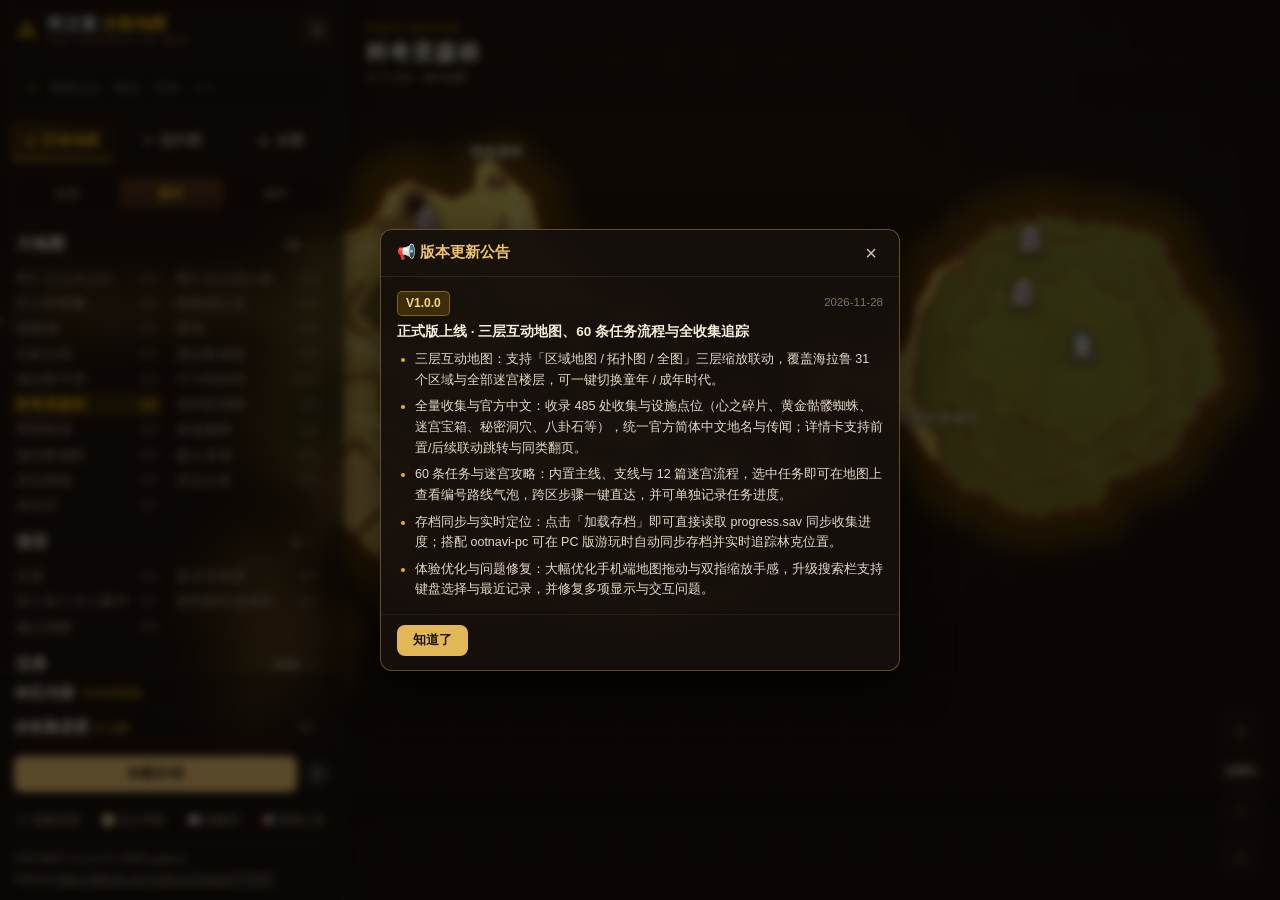
<file: app/index.html>
<!DOCTYPE html>
<html lang="zh-CN">
<head>
<meta charset="utf-8">
<meta name="viewport" content="width=device-width, initial-scale=1, viewport-fit=cover">
<meta name="theme-color" content="#18110b">
<title>塞尔达传说：时之笛 全能互动地图 · Zelda OoT Interactive Map</title>
<link rel="stylesheet" href="css/style.css?v=33">
</head>
<body>

<div class="main-wrap">
  <!-- 左侧栏：品牌 / 搜索 / 视图 tabs / 时代 tabs / 列表 / 分类 / 进度 -->
  <aside class="sidebar" id="sidebar">
    <div class="side-brand">
      <div class="logo">
        <svg viewBox="0 0 24 24" width="22" height="22" fill="#eab308" aria-hidden="true">
          <polygon points="12,2 22,19 2,19" fill="#eab308"/>
          <polygon points="12,19 7,10.5 17,10.5" fill="#15130e"/>
        </svg>
        <div class="logo-text">
          <span class="logo-title">时之笛<em>全能地图</em></span>
          <span class="logo-sub">OOT INTERACTIVE MAP</span>
        </div>
      </div>
      <button class="icon-toggle" id="sidebarToggle" title="收起侧栏" aria-label="收起侧栏">
        <svg viewBox="0 0 24 24" width="18" height="18" fill="none" stroke="currentColor" stroke-width="2">
          <path d="M4 6h16M4 12h16M4 18h16"/>
        </svg>
      </button>
    </div>

    <!-- 实时搜索栏 -->
    <div class="search-box">
      <svg viewBox="0 0 24 24" width="16" height="16" fill="none" stroke="currentColor" stroke-width="2">
        <circle cx="11" cy="11" r="7"/><path d="m20 20-3.5-3.5"/>
      </svg>
      <input type="text" id="searchInput" placeholder="搜索点位、物品、任务… ( / )" autocomplete="off">
      <button type="button" class="search-clear" id="searchClear" hidden aria-label="清空搜索" title="清空">×</button>
      <div class="search-results" id="searchResults" hidden></div>
    </div>

    <!-- 视图 tabs：区域 / 拓扑 / 全图 -->
    <nav class="view-tabs" id="viewTabs" aria-label="地图视图">
      <button class="view-tab on" data-view="region">
        <span class="vt-ico" aria-hidden="true">
          <svg viewBox="0 0 24 24" width="18" height="18" fill="none" stroke="currentColor" stroke-width="1.7">
            <path d="M4 6.5 9 4l6 2.5L20 4v13.5L15 20l-6-2.5L4 20z"/><path d="M9 4v13.5M15 6.5V20"/>
          </svg>
        </span>
        <span class="vt-copy"><b>区域地图</b><small>单区查漏 · 楼层</small></span>
        <span class="vt-meta" id="viewRegionMeta">31 区</span>
      </button>
      <button class="view-tab" data-view="topology">
        <span class="vt-ico" aria-hidden="true">
          <svg viewBox="0 0 24 24" width="18" height="18" fill="none" stroke="currentColor" stroke-width="1.7">
            <circle cx="6" cy="6" r="2.2"/><circle cx="18" cy="6" r="2.2"/><circle cx="12" cy="18" r="2.2"/>
            <path d="M8.2 6h7.6M7 8l4 8M17 8l-4 8"/>
          </svg>
        </span>
        <span class="vt-copy"><b>拓扑图</b><small>出入口 · 近道</small></span>
        <span class="vt-meta" id="viewTopologyMeta">31 节点</span>
      </button>
      <button class="view-tab" data-view="world">
        <span class="vt-ico" aria-hidden="true">
          <svg viewBox="0 0 24 24" width="18" height="18" fill="none" stroke="currentColor" stroke-width="1.7">
            <circle cx="12" cy="12" r="8"/><path d="M4 12h16M12 4c3 3.2 3 12.8 0 16M12 4c-3 3.2-3 12.8 0 16"/>
          </svg>
        </span>
        <span class="vt-copy"><b>全图</b><small>海拉鲁总览 · 完成度</small></span>
        <span class="vt-meta" id="viewWorldMeta">21+10</span>
      </button>
    </nav>

    <!-- 时代 tabs -->
    <div class="era-seg side-era" id="eraSeg" aria-label="林克时代">
      <button data-era="All" class="era-btn">全部</button>
      <button data-era="Child" class="era-btn on">童年</button>
      <button data-era="Adult" class="era-btn">成年</button>
    </div>

    <!-- 区域列表（占据左侧全高度：大地图 / 迷宫 / 任务） -->
    <div class="region-panel" id="regionPanel">
      <div id="regionBody">
        <button type="button" class="region-group-toggle" id="fieldGroupToggle" aria-expanded="true">
          <span class="region-group-title-txt">大地图</span>
          <span class="region-group-meta" id="regionFieldCount">0</span>
          <span class="region-group-caret" id="fieldGroupCaret">▾</span>
        </button>
        <div class="region-list" id="regionFieldList"></div>
        <button type="button" class="region-group-toggle" id="dungeonGroupToggle" aria-expanded="true">
          <span class="region-group-title-txt">迷宫</span>
          <span class="region-group-meta" id="regionDungeonCount">0</span>
          <span class="region-group-caret" id="dungeonGroupCaret">▾</span>
        </button>
        <div class="region-list" id="regionDungeonList"></div>
        <button type="button" class="region-group-toggle" id="questGroupToggle" aria-expanded="false">
          <span class="region-group-title-txt">任务</span>
          <span class="region-group-meta" id="questGroupCount">0/48</span>
          <span class="region-group-caret" id="questGroupCaret">▸</span>
        </button>
        <div class="quest-panel" id="questPanel" hidden>
          <button type="button" class="quest-sub-toggle" id="questMainToggle" aria-expanded="true">
            <span class="quest-sub-txt" id="questMainLabel">主线</span>
            <span class="quest-sub-meta" id="questMainCount">0</span>
            <span class="quest-sub-caret" id="questMainCaret">▾</span>
          </button>
          <div class="quest-grid" id="questMainList"></div>
          <button type="button" class="quest-sub-toggle" id="questSideToggle" aria-expanded="true">
            <span class="quest-sub-txt" id="questSideLabel">支线</span>
            <span class="quest-sub-meta" id="questSideCount">0</span>
            <span class="quest-sub-caret" id="questSideCaret">▾</span>
          </button>
          <div class="quest-grid" id="questSideList"></div>
        </div>
      </div>
    </div>

    <!-- 地标快速跳转（仅拓扑图模式可见） -->
    <div class="jump-section" id="jumpSection">
      <div class="jump-header"><span>出入口节点直达</span></div>
      <div class="jump-chips" id="jumpChips"></div>
    </div>

    <!-- 侧栏底部：本区内容 & 全收集进度（互斥向上弹窗，无滚动条） + 存档 CTA -->
    <div class="side-foot">
      <!-- 向上弹窗 1：本区内容（无高度限制、无滚动条） -->
      <div class="foot-popup area-drawer" id="areaDrawer" hidden>
        <div class="foot-popup-head">
          <span class="foot-popup-title" id="areaDrawerTitle">本区内容</span>
          <span class="foot-popup-sub" id="areaDrawerSub"></span>
          <button type="button" class="foot-popup-close" id="areaDrawerClose" aria-label="收起本区内容">×</button>
        </div>
        <div class="foot-popup-body" id="catBody">
          <div class="area-quest-wrap" id="areaQuestWrap" hidden>
            <div class="cat-subhead cat-subhead-first">
              <span id="areaQuestHeadTxt">任务</span>
              <span class="cat-subhead-cnt" id="areaQuestCount">0</span>
            </div>
            <div class="area-quest-list" id="areaQuestList"></div>
          </div>
          <div class="cat-list" id="catList"></div>
        </div>
      </div>

      <!-- 向上弹窗 2：全收集进度（取消按区域，复用与本区内容一致的双列排版，无高度限制、无滚动条） -->
      <div class="foot-popup explore-panel" id="explorePanel" hidden>
        <div class="foot-popup-head">
          <span class="foot-popup-title" id="exploreTitle">全收集进度</span>
          <span class="foot-popup-sub" id="exploreSub">按分类</span>
          <button type="button" class="foot-popup-close" id="exploreClose" aria-label="收起全收集进度">×</button>
        </div>
        <div class="foot-popup-body">
          <div class="cat-list" id="exploreGrid"></div>
        </div>
      </div>

      <!-- 触发条 1：本区内容（位于全收集进度上方） -->
      <button type="button" class="foot-trigger" id="catPanelToggle" aria-expanded="false">
        <span class="foot-trigger-title" id="catPanelTitle">本区内容</span>
        <span class="foot-trigger-sub" id="catPanelSub"></span>
        <span class="foot-trigger-caret" id="catCaret">▴</span>
      </button>

      <!-- 触发条 2：全收集进度 -->
      <div class="progress-box" id="progressBox" title="点击展开全收集分类进度" role="button" tabindex="0" aria-expanded="false">
        <div class="progress-info">
          <span class="prog-txt">全收集进度</span>
          <span class="prog-num" id="progNum">0 / 0</span>
          <span class="prog-pct" id="progPct">0%</span>
          <span class="prog-caret" id="progCaret">▴</span>
        </div>
        <div class="progress-bar-bg"><div class="progress-bar-fill" id="progBar"></div></div>
      </div>
      <div class="save-cta-row">
        <input type="file" id="saveFileInput" accept=".sav" hidden>
        <button type="button" class="save-cta-btn" id="saveSyncBtn" title="直接选择 Switch 2 / Longshot 的 progress.sav 同步收集进度（仅本机内存解析）">加载存档</button>
        <button type="button" class="save-help-btn" id="saveHelpBtn" title="同步存档 · 帮助" aria-label="同步存档帮助">?</button>
      </div>
      <div class="side-links">
        <button type="button" class="side-link-btn" id="settingsBtn">⚙ 地图设置</button>
        <button type="button" class="side-link-btn" id="navBtn">🧭 定位导航</button>
        <a class="side-link-btn" href="guide.html">📖 攻略库</a>
        <button type="button" class="side-link-btn" id="changelogBtn" title="查看最近版本更新内容">📢 更新公告</button>
      </div>
      <div class="side-meta">
        <div class="side-meta-copy" id="verBadge">OOTMAP V1.0.0 © 2026 yalincc</div>
        <div class="side-meta-repo">GitHub <a href="https://github.com/yalincc/ZeldaOOTMAP" target="_blank" rel="noopener">https://github.com/yalincc/ZeldaOOTMAP</a></div>
      </div>
    </div>
  </aside>

  <!-- 侧栏收起后的浮动打开按钮 -->
  <button class="side-open" id="sidebarOpen" title="展开侧栏" aria-label="展开侧栏">
    <svg viewBox="0 0 24 24" width="20" height="20" fill="none" stroke="currentColor" stroke-width="2">
      <path d="M4 6h16M4 12h16M4 18h16"/>
    </svg>
  </button>

  <!-- 地图画板视口 -->
  <main class="map-stage" id="mapStage">
    <div class="map-viewport" id="mapViewport">
      <!-- 区域单图模式 -->
      <div class="region-board" id="regionBoard" hidden>
        <div class="region-world" id="regionWorld">
          <img id="regionImg" alt="区域地图" draggable="false">
          <div class="navi-layer" id="naviLayer"></div>
        </div>
        <div class="region-pins" id="regionPins"></div>
        <div class="region-head">
          <span class="region-kicker" id="regionKicker">FIELD REGION</span>
          <div class="region-title-row">
            <h2 id="regionName">科奇里森林</h2>
            <button type="button" class="region-guide-btn" id="regionGuideBtn" hidden>📖 迷宫攻略</button>
          </div>
          <div class="region-sub" id="regionSub">—</div>
        </div>
        <div class="region-floor-bar" id="regionFloorBar" hidden></div>
        <div class="region-empty" id="regionEmpty" hidden>当前时代无法进入该区域</div>
      </div>

      <!-- 拓扑导图大画布 -->
      <div class="mindmap-board" id="mindmapBoard" hidden>
        <svg class="topology-svg" id="topologySvg"></svg>
        <div class="nodes-layer" id="nodesLayer"></div>
      </div>

      <!-- 全图层：官方手绘全图 + 21 区域印章 + 10 迷宫入口 -->
      <div class="world-board" id="worldBoard" hidden>
        <div class="world-viewport" id="worldViewport">
          <div class="world-canvas" id="worldCanvas">
            <img id="worldImg" alt="海拉鲁全图" draggable="false" data-src="assets/ui/basemap_2400.webp">
          </div>
          <div class="world-pins" id="worldPins"></div>
        </div>
        <div class="world-caption">
          <span>海拉鲁全境</span>
          <small id="worldCaptionSub">区域 · 迷宫入口 · 点印章进区域</small>
        </div>
        <div class="world-loading" id="worldLoading" hidden>全图载入中…</div>
      </div>
    </div>

    <!-- 缩放悬浮控制器 -->
    <div class="zoom-controls">
      <button id="btnZoomIn" title="放大 (+)">+</button>
      <span id="zoomPercent">100%</span>
      <button id="btnZoomOut" title="缩小 (−)">−</button>
      <button id="btnZoomFit" title="回到默认视角">⌂</button>
    </div>

    <!-- 出入口与近道悬浮说明卡片 -->
    <div class="edge-tooltip" id="edgeTooltip" hidden>
      <div class="edge-tt-header">
        <span class="edge-tt-badge" id="edgeTtBadge">近道暗道</span>
        <span class="edge-tt-title" id="edgeTtTitle">水下潜水近道</span>
      </div>
      <div class="edge-tt-route" id="edgeTtRoute">迷途森林 ⟷ 卓拉河</div>
      <div class="edge-tt-desc" id="edgeTtDesc">迷途森林水池深潜直通卓拉河（需银之鳞片）</div>
      <div class="edge-tt-hint">💡 点击连线即可在两地之间来回跳转</div>
    </div>

    <!-- 点位校准模式悬浮提示条 -->
    <div class="calibration-toast" id="calibrationToast" hidden>
      <span class="cal-title">点位校准模式已开启</span>
      <span class="cal-desc">拖拽图标到精确地标；完成后导出坐标</span>
      <div class="cal-actions">
        <button id="btnExportPins">复制坐标数据</button>
        <button id="btnDownloadPins">下载 pins_data.js</button>
        <button id="btnExitCalMode">完成并退出</button>
      </div>
    </div>

    <!-- 点位详情卡片（TOTKmap 对齐 · 槽位驱动） -->
    <div class="detail-card" id="detailCard" hidden>
      <div class="dc-head">
        <span class="dc-cat-chip" id="cardCatTag">心之碎片</span>
        <div class="dc-head-acts">
          <span class="dc-pager" id="cardPager" hidden>
            <button type="button" class="dc-icon-btn" id="cardPrevBtn" title="上一个 (←)" aria-label="上一个">‹</button>
            <button type="button" class="dc-icon-btn" id="cardNextBtn" title="下一个 (→)" aria-label="下一个">›</button>
          </span>
          <button type="button" class="dc-icon-btn dc-close" id="cardClose" title="关闭" aria-label="关闭详情卡">×</button>
        </div>
      </div>
      <div class="dc-title-row">
        <span class="dc-seq-badge" id="cardSeqBadge" hidden>#1</span>
        <h2 class="dc-title" id="cardTitle">—</h2>
      </div>
      <div class="dc-group-tabs" id="cardGroupTabs" hidden></div>
      <div class="dc-slots" id="cardSlots">
        <div class="dc-slot" id="slot-req" data-slot="req" hidden>
          <span class="dc-slot-k" id="slotReqK">前置</span>
          <div class="dc-slot-v" id="slotReqV"></div>
        </div>
        <div class="dc-slot" id="slot-next" data-slot="next" hidden>
          <span class="dc-slot-k" id="slotNextK">后续</span>
          <div class="dc-slot-v" id="slotNextV"></div>
        </div>
        <div class="dc-slot" id="slot-loc" data-slot="loc" hidden>
          <span class="dc-slot-k" id="slotLocK">位置</span>
          <div class="dc-slot-v" id="slotLocV"></div>
        </div>
        <div class="dc-slot" id="slot-reward" data-slot="reward" hidden>
          <span class="dc-slot-k" id="slotRewardK">奖励</span>
          <div class="dc-slot-v" id="slotRewardV"></div>
        </div>
        <div class="dc-slot" id="slot-tip" data-slot="tip" hidden>
          <span class="dc-slot-k" id="slotTipK">提示</span>
          <div class="dc-slot-v" id="slotTipV"></div>
        </div>
        <div class="dc-slot dc-slot-coord" id="slot-coord" data-slot="coord" hidden>
          <span class="dc-slot-k" id="slotCoordK">坐标</span>
          <div class="dc-slot-v dc-coord-wrap">
            <span class="dc-coord-val" id="cardCoordVal">—</span>
            <button type="button" class="dc-coord-copy" id="cardCopyCoord">复制</button>
          </div>
        </div>
      </div>
      <div class="dc-footer">
        <button type="button" class="dc-done-btn" id="cardDoneBtn">标记已完成</button>
      </div>
    </div>

    <!-- 任务详情卡片（复用 TOTKmap 对齐 · 7 行槽位骨架） -->
    <div class="detail-card" id="questCard" hidden>
      <div class="dc-head">
        <span class="dc-cat-chip" id="questCatTag">主线任务</span>
        <div class="dc-head-acts">
          <span class="dc-pager" id="questPager" hidden>
            <button type="button" class="dc-icon-btn" id="questPrevBtn" title="上一个 (←)" aria-label="上一个">‹</button>
            <button type="button" class="dc-icon-btn" id="questNextBtn" title="下一个 (→)" aria-label="下一个">›</button>
          </span>
          <button type="button" class="dc-icon-btn dc-close" id="questClose" title="关闭" aria-label="关闭任务卡">×</button>
        </div>
      </div>
      <div class="dc-title-row">
        <span class="dc-seq-badge" id="questSeqBadge">#1</span>
        <h2 class="dc-title" id="questTitle">—</h2>
      </div>
      <div class="dc-slots" id="questSlots">
        <div class="dc-slot" id="qslot-req" hidden>
          <span class="dc-slot-k">前置</span>
          <div class="dc-slot-v" id="qslotReqV"></div>
        </div>
        <div class="dc-slot" id="qslot-next" hidden>
          <span class="dc-slot-k">后续</span>
          <div class="dc-slot-v" id="qslotNextV"></div>
        </div>
        <div class="dc-slot" id="qslot-reward" hidden>
          <span class="dc-slot-k">奖励</span>
          <div class="dc-slot-v" id="qslotRewardV"></div>
        </div>
        <div class="dc-slot" id="qslot-steps" hidden>
          <span class="dc-slot-k">流程</span>
          <div class="dc-slot-v" id="qslotStepsV"></div>
        </div>
        <div class="dc-slot" id="qslot-tip" hidden>
          <span class="dc-slot-k">提示</span>
          <div class="dc-slot-v" id="qslotTipV"></div>
        </div>
      </div>
      <div class="dc-footer">
        <button type="button" class="dc-done-btn" id="questDoneBtn">标记已完成</button>
      </div>
    </div>

    <div class="settings-panel" id="settingsPanel" hidden>
      <div class="settings-head">
        <span>地图设置</span>
        <button id="settingsClose" aria-label="关闭地图设置">×</button>
      </div>
      <div class="panel-body">
        <label class="setting-row">
          <span>隐藏已收集</span>
          <input type="checkbox" id="hideDoneChk">
        </label>
        <label class="setting-row">
          <span>缩放自动换层</span>
          <input type="checkbox" id="autoLevelChk" checked>
        </label>
        <button class="setting-row" id="langBtn">
          <span>语言</span><em>中 / EN</em>
        </button>
        <button class="setting-row" id="btnEditMode">
          <span>点位校准</span><em>高级</em>
        </button>
        <button class="setting-row setting-danger" id="clearDoneBtn">
          <span>清空收集记录</span><em>重置</em>
        </button>
        <div class="settings-subhead">
          <span>三层缩放换层阈值 (%)</span>
          <button type="button" class="th-reset" id="thReset">默认</button>
        </div>
        <div class="setting-row setting-th">
          <span>区域 → 拓扑</span>
          <input type="number" id="thRegionOut" min="15" max="80" step="1">
        </div>
        <div class="setting-row setting-th">
          <span>拓扑 → 区域</span>
          <input type="number" id="thTopoIn" min="120" max="400" step="5">
        </div>
        <div class="setting-row setting-th">
          <span>拓扑 → 全图</span>
          <input type="number" id="thTopoOut" min="10" max="40" step="1">
        </div>
        <div class="setting-row setting-th">
          <span>全图 → 拓扑</span>
          <input type="number" id="thWorldIn" min="120" max="400" step="5">
        </div>
        <div class="settings-version" id="settingsVerBadge">ZELDA OOT MAP</div>
      </div>
    </div>
    <!-- 定位导航面板 -->
    <div class="navi-panel" id="naviPanel" hidden>
      <div class="navi-head">
        <span class="navi-title">定位导航</span>
        <button type="button" class="navi-close" id="naviCloseBtn" aria-label="关闭定位导航">×</button>
      </div>
      <div class="panel-body">
        <div class="navi-badge off" id="naviStatusBadge">未开启</div>
        <div class="navi-coords" id="naviCoords">—</div>
        <label class="navi-row"><span>开启定位</span><input type="checkbox" id="naviEnableChk"></label>
        <label class="navi-row"><span>自动切区</span><input type="checkbox" id="naviAutoSwitchChk" checked></label>
        <label class="navi-row"><span>视角跟随</span><input type="checkbox" id="naviFollowChk"></label>
        <div class="navi-lan-box">
          <input id="naviLanInput" readonly placeholder="启动 ootnavi-pc 后生成局域网链接">
          <button type="button" id="naviCopyLanBtn">复制</button>
        </div>
      </div>
    </div>
    <!-- 重叠点位选择气泡 -->
    <div class="pin-cluster-menu" id="pinClusterMenu" hidden></div>

    <!-- 存档拖入遮罩 / 同步提示 / 同步存档帮助弹窗（对齐 TOTKmap） -->
    <div class="save-drop-overlay" id="saveDropOverlay" hidden>
      <div class="save-drop-box">松手导入 <code>progress.sav</code> 同步收集进度</div>
    </div>
    <div class="save-toast" id="saveToast" hidden></div>
    <div class="save-modal-backdrop" id="saveHelpModal" hidden>
      <div class="save-modal save-help-modal" role="dialog" aria-labelledby="saveHelpTitle">
        <div class="save-modal-head">
          <h3 id="saveHelpTitle">同步存档 · 帮助</h3>
          <button type="button" class="save-modal-close" id="saveHelpClose" aria-label="关闭">×</button>
        </div>
        <div class="save-modal-body save-help-body">
          <div class="hq">
            <h4>这是什么</h4>
            <p>《塞尔达传说：时之笛》Switch 2 重制版全能互动地图，支持区域单图 / 拓扑导图 / 海拉鲁全图三层联动，集成 60 条任务流程、全收集追踪与实时定位导航。</p>
          </div>
          <div class="hq">
            <h4>① 存档文件在哪</h4>
            <p>文件名为 <code>progress.sav</code>，<code>slot_00</code> ~ <code>slot_02</code> 对应游戏内的存档槽：</p>
            <p>PC 移植版（Longshot）：游戏目录下 <code>LongshotLauncher-data\user\save\*\slot_00\progress.sav</code></p>
            <p>启动 <b class="hl">ootnavi-pc</b> 后无需手动找路径——程序会自动扫描最新存档槽并推送给地图。</p>
          </div>
          <div class="hq">
            <h4>② 两种加载方式</h4>
            <ul>
              <li><b class="hl">自动（推荐）</b>：运行 <code>tools/ootnavi-pc/serve.bat</code> 后，游戏内一存档，地图自动静默同步，无需手动选文件。</li>
              <li><b class="hl">手动</b>：点击「加载存档」直接选中 <code>progress.sav</code>，或直接把文件拖入地图窗口。</li>
            </ul>
          </div>
          <div class="hq">
            <h4>③ 能读到什么</h4>
            <p>自动合并点亮 <b class="hl">290 项</b>真实进度：黄金骷髅蜘蛛 (100)、心之碎片 (36)、大怨灵 (10)、心之容器 &amp; Boss (8)、歌曲 (13)、精灵石与勋章 (9)、大妖精之泉 (6)、面具 (5)、强化升级 (16)、主要关键道具与空瓶。</p>
            <p>读不到的是 <b>八卦石单石已读状态</b> 与 <b>任务单步勾选</b>——存档本身不记录这些布尔位；如需重置进度，可在「⚙ 地图设置」中清空收集记录。</p>
          </div>
          <div class="hq">
            <h4>④ 隐私</h4>
            <p>存档文件只在你的本机浏览器内存中解析，<b class="hl">不上传任何数据</b>，也不会修改你的原始游戏存档。</p>
          </div>
          <div class="hq">
            <h4>⑤ 更多</h4>
            <ul>
              <li>完整源码、实时定位程序与更新日志：<a href="https://github.com/yalincc/ZeldaOOTMAP" target="_blank" rel="noopener">github.com/yalincc/ZeldaOOTMAP</a></li>
              <li>在线地图：<a href="https://oot.yalin.site" target="_blank" rel="noopener">oot.yalin.site</a></li>
              <li>国内镜像：<a href="https://gitee.com/yalincc/zeldaootmap" target="_blank" rel="noopener">gitee.com/yalincc/zeldaootmap</a></li>
            </ul>
          </div>
        </div>
        <div class="save-modal-foot save-help-foot">
          <button type="button" class="save-primary-btn" id="saveHelpDoneBtn">知道了</button>
        </div>
      </div>
    </div>

    <!-- 版本更新公告弹窗（对齐 TOTKmap） -->
    <div class="save-modal-backdrop" id="changelogModal" hidden>
      <div class="save-modal changelog-modal" role="dialog" aria-labelledby="changelogTitle">
        <div class="save-modal-head">
          <h3 id="changelogTitle">📢 版本更新公告</h3>
          <button type="button" class="save-modal-close" id="changelogClose" aria-label="关闭">×</button>
        </div>
        <div class="save-modal-body changelog-body" id="changelogBody"></div>
        <div class="save-modal-foot save-help-foot">
          <button type="button" class="save-primary-btn" id="changelogAckBtn">知道了</button>
        </div>
      </div>
    </div>
  </main>
</div>

<script src="js/icons.js?v=3"></script>
<script src="js/cat_tree.js?v=1"></script>
<script src="data/topology_data.js?v=2"></script>
<script src="data/regions.js?v=3"></script>
<script src="data/projections.js?v=1"></script>
<script src="data/world_data.js?v=2"></script>
<script src="data/pins_data.js?v=7"></script>
<script src="data/save_flags.js?v=2"></script>
<script src="data/quests_data.js?v=3"></script>
<script src="data/changelog.js?v=1"></script>
<script src="js/app.js?v=29"></script>
<script src="js/navi.js?v=9"></script>
<script src="js/save_sync.js?v=2"></script>
<script src="js/quests.js?v=7"></script>
</body>
</html>
</file>
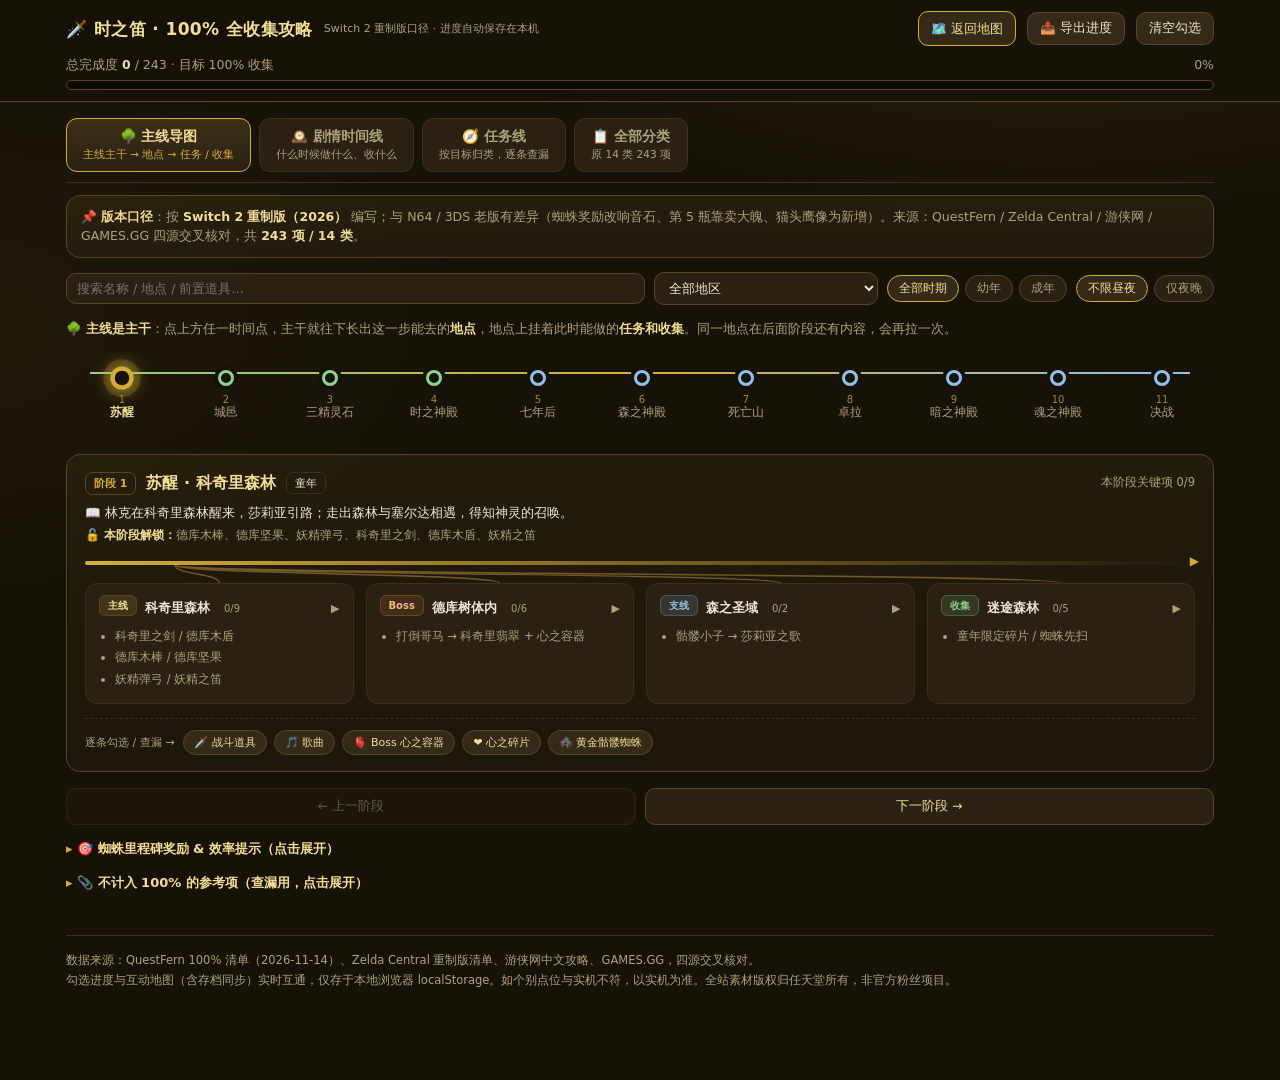
<file: app/guide.html>
<!DOCTYPE html>
<html lang="zh-CN">
<head>
<meta charset="UTF-8">
<meta name="viewport" content="width=device-width, initial-scale=1.0">
<meta name="theme-color" content="#18110b">
<title>时之笛 100% 全收集攻略 · OoT 100% Guide</title>
<style>
  :root{
    --bg:#171208; --bg2:#221a0e; --card:#2a2113; --card2:#352a18;
    --gold:#d4af37; --gold2:#f3dd97; --line:#5a4522; --line2:#3d2f18;
    --text:#efe6d2; --muted:#b0a07c;
    --child:#8fd08a; --adult:#8fc0e8; --either:#e8cd72; --night:#c29ad9;
    --radius:14px;
  }
  *{box-sizing:border-box;margin:0;padding:0}
  html{-webkit-text-size-adjust:100%;scroll-behavior:smooth}
  body{
    background:var(--bg);color:var(--text);
    font-family:system-ui,-apple-system,"PingFang SC","Microsoft YaHei",sans-serif;
    line-height:1.55;min-height:100vh;
    background-image:radial-gradient(1100px 520px at 82% -8%,rgba(212,175,55,.11),transparent 60%),
                     radial-gradient(900px 500px at -5% 30%,rgba(212,175,55,.05),transparent 60%);
  }
  a{color:var(--gold2)}
  .wrap{max-width:1180px;margin:0 auto;padding:0 16px 90px}

  header.top{position:sticky;top:0;z-index:30;background:rgba(23,18,8,.95);backdrop-filter:blur(9px);border-bottom:1px solid var(--line)}
  .top-inner{max-width:1180px;margin:0 auto;padding:11px 16px}
  .title-row{display:flex;align-items:center;gap:11px;flex-wrap:wrap}
  .title-row h1{font-size:17px;font-weight:900;color:var(--gold2);letter-spacing:.4px}
  .title-row .sub{font-size:11px;color:var(--muted)}
  .spacer{flex:1}
  .btn{border:1px solid var(--line);background:var(--card2);color:var(--text);border-radius:10px;padding:7px 12px;font-size:12.5px;cursor:pointer;font-family:inherit;text-decoration:none;display:inline-flex;align-items:center;gap:5px;white-space:nowrap}
  .btn:hover{border-color:var(--gold);color:var(--gold2)}
  .btn.primary{border-color:var(--gold);color:var(--gold2)}
  .progress-head{margin-top:9px}
  .progress-meta{display:flex;justify-content:space-between;font-size:12.5px;color:var(--muted);margin-bottom:5px;flex-wrap:wrap;gap:6px}
  .progress-meta b{color:var(--gold2);font-variant-numeric:tabular-nums}
  .bar{height:10px;border-radius:99px;background:#0d0a05;overflow:hidden;border:1px solid var(--line)}
  .bar>i{display:block;height:100%;width:0;background:linear-gradient(90deg,#8a6d1f,var(--gold),var(--gold2));border-radius:99px;transition:width .35s}

  /* 主视图 tab */
  .viewtabs{display:flex;gap:8px;margin:16px 0 4px;flex-wrap:wrap;border-bottom:1px solid var(--line2);padding-bottom:10px}
  .viewtabs button{border:1px solid var(--line2);background:var(--card);color:var(--muted);border-radius:11px;padding:9px 16px;font-size:13.5px;font-weight:700;cursor:pointer;font-family:inherit}
  .viewtabs button small{display:block;font-size:10.5px;font-weight:400;color:var(--muted);margin-top:2px}
  .viewtabs button.on{background:linear-gradient(180deg,#3d2f18,#2a2113);border-color:var(--gold);color:var(--gold2)}
  .viewtabs button.on small{color:var(--gold)}

  .notice{margin:12px 0 4px;border:1px solid var(--line);background:linear-gradient(180deg,rgba(212,175,55,.08),rgba(42,33,19,.5));border-radius:var(--radius);padding:11px 14px;font-size:12.5px;color:var(--muted)}
  .notice b{color:var(--gold2)}

  .toolbar{display:flex;flex-wrap:wrap;gap:9px;align-items:center;margin:14px 0}
  .toolbar label.lbl{font-size:12px;color:var(--muted);white-space:nowrap}
  input[type=search],select{background:var(--card);border:1px solid var(--line);color:var(--text);border-radius:10px;padding:7px 10px;font-size:12.5px;font-family:inherit;min-width:130px}
  input[type=search]{flex:1;min-width:170px}
  .chips{display:flex;flex-wrap:wrap;gap:6px}
  .chip{border:1px solid var(--line);background:var(--card);color:var(--muted);border-radius:99px;padding:5px 11px;font-size:11.5px;cursor:pointer;font-family:inherit}
  .chip.on{background:var(--card2);border-color:var(--gold);color:var(--gold2)}

  /* —— 时间线 —— */
  .timeline{position:relative;margin-top:8px;padding-left:40px}
  .timeline::before{content:"";position:absolute;left:14px;top:6px;bottom:6px;width:2px;background:linear-gradient(180deg,var(--gold),var(--line),var(--gold))}
  .phase{position:relative;margin-bottom:18px;scroll-margin-top:130px}
  .phase::before{content:"";position:absolute;left:-33px;top:18px;width:14px;height:14px;border-radius:50%;background:var(--bg);border:3px solid var(--gold);box-shadow:0 0 0 4px rgba(212,175,55,.12)}
  .phase.era-child::before{border-color:var(--child);box-shadow:0 0 0 4px rgba(143,208,138,.12)}
  .phase.era-adult::before{border-color:var(--adult);box-shadow:0 0 0 4px rgba(143,192,232,.12)}
  .phase-card{background:var(--card);border:1px solid var(--line2);border-radius:var(--radius);padding:15px 17px}
  .phase-head{display:flex;align-items:center;gap:10px;flex-wrap:wrap;margin-bottom:8px}
  .phase-no{font-size:11px;color:var(--gold);font-weight:800;border:1px solid var(--line);border-radius:7px;padding:2px 8px}
  .phase-head h2{font-size:15px;color:var(--gold2)}
  .era-badge{font-size:10.5px;border-radius:6px;padding:2px 8px;border:1px solid var(--line2)}
  .era-child .era-badge{color:var(--child);border-color:#3c6b3a}
  .era-adult .era-badge{color:var(--adult);border-color:#3a5c78}
  .era-both .era-badge{color:var(--either);border-color:#7a6428}
  .phase-story{font-size:12.5px;color:var(--text);margin-bottom:10px}
  .phase-row{display:flex;gap:9px;margin:7px 0;font-size:12px}
  .phase-row .tagk{flex:0 0 62px;color:var(--gold);font-weight:700}
  .phase-row .tagv{color:var(--muted)}
  .phase-row.todo{display:block}
  .phase-row.todo ul{margin:5px 0 0 18px;color:var(--muted)}
  .phase-row.todo li{margin:3px 0}
  .phase-jump{display:flex;flex-wrap:wrap;gap:6px;margin-top:11px;border-top:1px dashed var(--line2);padding-top:10px}
  .phase-jump .lead{font-size:11px;color:var(--muted);align-self:center;margin-right:2px}
  .jump-btn{border:1px solid var(--line);background:var(--card2);color:var(--gold2);border-radius:99px;padding:4px 10px;font-size:11px;cursor:pointer;font-family:inherit}
  .jump-btn:hover{border-color:var(--gold)}
  .phase-prog{font-size:11px;color:var(--muted);margin-left:auto;align-self:center}

  /* —— 主线导图（默认视图） —— */
  .mg-intro{margin:10px 0 4px;font-size:12.5px;color:var(--muted)}
  .mg-intro b{color:var(--gold2)}
  .mg-rail{display:flex;gap:0;overflow-x:auto;margin:14px 0 20px;padding:6px 4px 14px;position:relative}
  .mg-rail::before{content:"";position:absolute;left:24px;right:24px;top:20px;height:2px;background:linear-gradient(90deg,var(--child),var(--gold),var(--adult))}
  .mg-node{flex:0 0 104px;position:relative;text-align:center;cursor:pointer;padding-top:0;background:none;border:0;font-family:inherit}
  .mg-dot{width:16px;height:16px;border-radius:50%;margin:12px auto 8px;background:var(--bg);border:3px solid var(--gold);position:relative;z-index:2;box-shadow:0 0 0 4px var(--bg);transition:transform .15s}
  .mg-node.child .mg-dot{border-color:var(--child)}
  .mg-node.adult .mg-dot{border-color:var(--adult)}
  .mg-node.both .mg-dot{border-color:var(--either)}
  .mg-node.on .mg-dot{transform:scale(1.45);box-shadow:0 0 0 5px rgba(212,175,55,.18),0 0 12px var(--gold)}
  .mg-node .mg-lb{font-size:11.5px;color:var(--muted);line-height:1.3}
  .mg-node.on .mg-lb{color:var(--gold2);font-weight:800}
  .mg-node .mg-no{font-size:10px;color:var(--gold);opacity:.75}
  .mg-focus{margin-top:6px;border:1px solid var(--line);border-radius:var(--radius);background:linear-gradient(180deg,rgba(212,175,55,.06),rgba(42,33,19,.3));padding:16px 18px;scroll-margin-top:130px}
  .mg-focus-head{display:flex;align-items:center;gap:10px;flex-wrap:wrap;margin-bottom:7px}
  .mg-focus-head h2{font-size:16px;color:var(--gold2)}
  .mg-focus-head .mg-fprog{margin-left:auto;font-size:11.5px;color:var(--muted)}
  .mg-story{font-size:12.5px;color:var(--text);margin-bottom:4px}
  .mg-unlock{font-size:12px;color:var(--muted);margin-bottom:16px}
  .mg-unlock b{color:var(--gold2);font-weight:700}
  .mg-branch{position:relative;margin-top:12px}
  .mg-spine{height:4px;border-radius:4px;background:linear-gradient(90deg,var(--gold),transparent);position:relative}
  .mg-spine::after{content:"▶";position:absolute;right:-4px;top:-9px;color:var(--gold);font-size:12px}
  .mg-locs{display:flex;flex-wrap:wrap;gap:12px;margin-top:18px;position:relative;z-index:2}
  .mg-loc{flex:1 1 190px;max-width:280px;background:var(--card);border:1px solid var(--line2);border-radius:12px;padding:11px 13px;transition:border-color .15s}
  .mg-loc:hover{border-color:#7a5f2c}
  .mg-kind{display:inline-block;font-size:10px;border-radius:6px;padding:2px 8px;margin-bottom:6px;font-weight:700}
  .mg-kind.main{color:var(--gold2);background:rgba(212,175,55,.14);border:1px solid var(--line)}
  .mg-kind.boss{color:#f0b98a;background:rgba(217,119,61,.14);border:1px solid #6b4526}
  .mg-kind.col{color:var(--child);background:rgba(143,208,138,.12);border:1px solid #3c6b3a}
  .mg-kind.side{color:var(--adult);background:rgba(143,192,232,.12);border:1px solid #3a5c78}
  .mg-loc h3{font-size:13px;color:var(--text);margin-bottom:6px}
  .mg-loc ul{margin:0;padding-left:16px}
  .mg-loc li{font-size:11.5px;color:var(--muted);margin:4px 0;line-height:1.5}
  .mg-tip{margin-top:8px;font-size:11px;color:#f0b98a;border-top:1px dashed var(--line2);padding-top:6px}
  .mg-loc.opens{cursor:pointer}
  .mg-loc.opens:hover{border-color:var(--gold)}
  .mg-lochead{display:flex;align-items:center;gap:8px}
  .mg-lochead .caret{font-size:11px;color:var(--muted);transition:transform .15s;margin-left:auto}
  .mg-loc.open .mg-lochead .caret{transform:rotate(90deg)}
  .mg-detail{margin-top:10px;border-top:1px dashed var(--line2);padding-top:8px}
  .mg-drow{display:flex;gap:9px;align-items:flex-start;padding:6px 0;border-bottom:1px solid rgba(90,69,34,.22)}
  .mg-drow:last-child{border-bottom:0}
  .mg-dcheck{flex:0 0 18px;width:18px;height:18px;margin-top:1px;cursor:pointer;border:1.5px solid var(--line);border-radius:5px;background:#0d0a05;display:grid;place-items:center;color:var(--gold2);font-size:11px;user-select:none}
  .mg-drow.done .mg-dcheck{background:var(--gold);border-color:var(--gold);color:#171208}
  .mg-drow.done .mg-dname{text-decoration:line-through;color:var(--muted)}
  .mg-dmeta{flex:1;min-width:0}
  .mg-dname{font-size:12px;color:var(--text);font-weight:700}
  .mg-dname .dno{font-size:10.5px;color:var(--gold);margin-right:5px;font-variant-numeric:tabular-nums}
  .mg-dage{font-size:10px;border-radius:5px;padding:1px 5px;margin-left:5px;border:1px solid var(--line2);color:var(--muted)}
  .mg-dage.child{color:var(--child);border-color:#3c6b3a}
  .mg-dage.adult{color:var(--adult);border-color:#3a5c78}
  .mg-dage.night{color:var(--night);border-color:#5f4775}
  .mg-ddesc{font-size:11px;color:var(--muted);line-height:1.5;margin-top:2px}
  .mg-dempty{font-size:11px;color:var(--muted);line-height:1.5;padding:4px 0}
  .mg-locimg{margin-top:7px;border:1px solid var(--line2);border-radius:9px;overflow:hidden;background:#0d0a05;position:relative;line-height:0}
  .mg-locimg img{width:100%;height:auto;display:block;object-fit:contain;max-height:190px}
  .mg-locimg .pin{position:absolute;width:22px;height:22px;transform:translate(-50%,-50%);pointer-events:none}
  .mg-locimg .pin::before{content:"";position:absolute;left:50%;top:50%;width:15px;height:15px;transform:translate(-50%,-50%);background:var(--gold);border:2px solid #171208;border-radius:50%;box-shadow:0 0 0 2px var(--gold2),0 0 10px rgba(212,175,55,.8)}
  .mg-locimg .pin::after{content:"";position:absolute;left:50%;top:50%;width:5px;height:5px;transform:translate(-50%,-50%);background:#171208;border-radius:50%;z-index:2}
  .mg-locimg .lbl{position:absolute;left:6px;top:6px;line-height:1.3;font-size:10px;color:var(--gold2);background:rgba(23,18,8,.88);border:1px solid var(--line);border-radius:6px;padding:2px 7px}
  .mg-locimg .mapjump{position:absolute;right:6px;bottom:6px;line-height:1.3;font-size:10.5px;color:#171208;background:var(--gold);border:1px solid var(--gold2);border-radius:6px;padding:3px 8px;text-decoration:none;font-weight:700}
  .mg-locimg .mapjump:hover{background:var(--gold2)}
  .card-mapjump{display:inline-flex;align-items:center;gap:3px;font-size:10.5px;color:var(--gold2);border:1px solid var(--line);border-radius:6px;padding:1px 7px;text-decoration:none;background:rgba(212,175,55,.08);margin-left:auto}
  .card-mapjump:hover{border-color:var(--gold);background:rgba(212,175,55,.2)}
  .mg-locimg img.broken{display:none}
  .mg-lines{position:absolute;inset:0;width:100%;height:100%;pointer-events:none;z-index:1;overflow:visible}
  .mg-jump{margin-top:14px;border-top:1px dashed var(--line2);padding-top:11px;display:flex;flex-wrap:wrap;gap:7px;align-items:center}
  .mg-jump .lead{font-size:11px;color:var(--muted);margin-right:2px}
  .mg-nav{display:flex;gap:9px;margin-top:16px}
  .mg-nav button{flex:1;border:1px solid var(--line);background:var(--card);color:var(--gold2);border-radius:10px;padding:9px;font-size:12.5px;cursor:pointer;font-family:inherit}
  .mg-nav button:hover{border-color:var(--gold)}
  .mg-nav button:disabled{opacity:.35;cursor:default}
  /* —— 任务线 / 清单 —— */
  .track-intro{margin:10px 0 4px;font-size:12.5px;color:var(--muted)}
  section.cat{margin-top:24px;scroll-margin-top:130px}
  .cat-head{display:flex;align-items:center;gap:10px;margin-bottom:11px;flex-wrap:wrap;border-bottom:1px solid var(--line2);padding-bottom:8px}
  .cat-head .icon{font-size:19px}
  .cat-head h2{font-size:15px;font-weight:800;color:var(--gold2)}
  .cat-head .count{font-size:11.5px;color:var(--muted);font-variant-numeric:tabular-nums}
  .cat-head .cat-bar{flex:1;min-width:70px;height:6px;border-radius:99px;background:#0d0a05;border:1px solid var(--line);overflow:hidden;max-width:200px}
  .cat-head .cat-bar i{display:block;height:100%;background:var(--gold);width:0;transition:width .35s}
  .cat-head .mini{border:1px solid var(--line2);background:var(--card);color:var(--muted);border-radius:8px;padding:4px 9px;font-size:11px;cursor:pointer;font-family:inherit}
  .cat-head .mini:hover{border-color:var(--gold);color:var(--gold2)}
  .track-head{display:flex;align-items:center;gap:12px;margin:30px 0 6px;padding:14px 16px;background:linear-gradient(180deg,rgba(212,175,55,.07),rgba(42,33,19,.35));border:1px solid var(--line);border-radius:var(--radius);scroll-margin-top:130px}
  .track-head .icon{font-size:24px}
  .track-head h2{font-size:16px;color:var(--gold2)}
  .track-head p{font-size:12px;color:var(--muted);margin-top:3px}
  .track-head .tpct{margin-left:auto;font-size:13px;color:var(--gold2);font-weight:700;font-variant-numeric:tabular-nums;white-space:nowrap}
  .grid{display:grid;grid-template-columns:repeat(auto-fill,minmax(310px,1fr));gap:11px}
  .card{background:var(--card);border:1px solid var(--line2);border-radius:var(--radius);padding:12px 13px;display:flex;gap:11px;transition:border-color .15s,opacity .15s}
  .card:hover{border-color:#7a5f2c}
  .card.done{opacity:.5}
  .card.key{border-left:3px solid var(--gold)}
  .check{flex:0 0 22px;width:22px;height:22px;margin-top:2px;cursor:pointer;border:2px solid var(--line);border-radius:7px;background:#0d0a05;display:grid;place-items:center;color:var(--gold2);font-size:13px;user-select:none}
  .card.done .check{background:var(--gold);border-color:var(--gold);color:#171208}
  .card-body{flex:1;min-width:0}
  .card-top{display:flex;gap:8px;align-items:baseline;flex-wrap:wrap}
  .no{font-size:11.5px;color:var(--gold);font-weight:700;font-variant-numeric:tabular-nums}
  .name{font-size:13.5px;font-weight:700;color:var(--text)}
  .card.done .name{text-decoration:line-through;color:var(--muted)}
  .tags{display:flex;flex-wrap:wrap;gap:5px;margin:6px 0}
  .tag{font-size:10.5px;border-radius:6px;padding:2px 7px;border:1px solid var(--line2);color:var(--muted)}
  .tag.age-child{color:var(--child);border-color:#3c6b3a}
  .tag.age-adult{color:var(--adult);border-color:#3a5c78}
  .tag.age-either{color:var(--either);border-color:#7a6428}
  .tag.time-night{color:var(--night);border-color:#5f4775}
  .tag.group{color:var(--muted)}
  .desc{font-size:12px;color:var(--muted);margin-top:3px}
  .reward{font-size:11.5px;color:var(--gold2);margin-top:6px}

  .info{margin-top:28px;border:1px solid var(--line);border-radius:var(--radius);background:var(--card);padding:15px 17px}
  .info h2{font-size:14px;color:var(--gold2);margin-bottom:9px}
  .info p,.info li{font-size:12.5px;color:var(--muted)}
  .info ul,.info ol{margin-left:20px}
  .info li{margin:4px 0}
  .info b{color:var(--text)}
  .info table{width:100%;border-collapse:collapse;margin-top:8px;font-size:12.5px}
  .info th,.info td{border:1px solid var(--line2);padding:6px 9px;text-align:left;color:var(--muted)}
  .info th{color:var(--gold2);background:rgba(212,175,55,.06)}
  details{margin-top:14px}
  details summary{cursor:pointer;color:var(--gold2);font-size:13px;font-weight:700;list-style:none}
  details summary::-webkit-details-marker{display:none}
  details summary::before{content:"▸ ";color:var(--gold)}
  details[open] summary::before{content:"▾ "}
  details .info{margin-top:9px}
  .empty{padding:40px 0;text-align:center;color:var(--muted);font-size:14px}
  footer{margin-top:42px;font-size:11.5px;color:var(--muted);border-top:1px solid var(--line2);padding-top:15px;line-height:1.7}
  @media(max-width:640px){
    .grid{grid-template-columns:1fr}
    .title-row h1{font-size:15px}
    input[type=search]{min-width:100%}
    .timeline{padding-left:28px}
    .phase::before{left:-21px}
  }
</style>
</head>
<body>
<header class="top">
  <div class="top-inner">
    <div class="title-row">
      <h1>🗡️ 时之笛 · 100% 全收集攻略</h1>
      <span class="sub">Switch 2 重制版口径 · 进度自动保存在本机</span>
      <div class="spacer"></div>
      <a class="btn primary" href="index.html">🗺️ 返回地图</a>
      <button class="btn" id="exportBtn">📤 导出进度</button>
      <button class="btn" id="resetBtn">清空勾选</button>
    </div>
    <div class="progress-head">
      <div class="progress-meta">
        <span>总完成度 <b id="doneCount">0</b> / <span id="totalCount">0</span> · 目标 100% 收集</span>
        <span id="pctText">0%</span>
      </div>
      <div class="bar"><i id="totalBar"></i></div>
    </div>
  </div>
</header>

<div class="wrap">
  <div class="viewtabs" id="viewtabs">
    <button data-view="map" class="on">🌳 主线导图<small>主线主干 → 地点 → 任务 / 收集</small></button>
    <button data-view="timeline">🕰️ 剧情时间线<small>什么时候做什么、收什么</small></button>
    <button data-view="track">🧭 任务线<small>按目标归类，逐条查漏</small></button>
    <button data-view="list">📋 全部分类<small>原 14 类 243 项</small></button>
  </div>

  <div class="notice" id="notice">
    📌 <b>版本口径</b>：按 <b>Switch 2 重制版（2026）</b> 编写；与 N64 / 3DS 老版有差异（蜘蛛奖励改响音石、第 5 瓶靠卖大魄、猫头鹰像为新增）。来源：QuestFern / Zelda Central / 游侠网 / GAMES.GG 四源交叉核对，共 <b>243 项 / 14 类</b>。
  </div>

  <div class="toolbar" id="toolbar">
    <input type="search" id="search" placeholder="搜索名称 / 地点 / 前置道具…">
    <select id="regionFilter"><option value="">全部地区</option></select>
    <div class="chips" id="ageChips">
      <button class="chip on" data-age="">全部时期</button>
      <button class="chip" data-age="child">幼年</button>
      <button class="chip" data-age="adult">成年</button>
    </div>
    <div class="chips" id="timeChips">
      <button class="chip on" data-time="">不限昼夜</button>
      <button class="chip" data-time="night">仅夜晚</button>
    </div>
  </div>

  <main id="list"></main>

  <details>
    <summary>🎯 蜘蛛里程碑奖励 &amp; 效率提示（点击展开）</summary>
    <div class="info">
      <h2>黄金骷髅蜘蛛 · 累计奖励</h2>
      <table>
        <tr><th>累计</th><th>奖励</th></tr>
        <tr><td>10 枚</td><td>大人钱包（上限 500 卢比）</td></tr>
        <tr><td>20 枚</td><td><b>响音石</b>（回声宝石，探测附近蜘蛛）</td></tr>
        <tr><td>30 枚</td><td>巨人钱包（上限 1000 卢比）</td></tr>
        <tr><td>40 枚</td><td>炸弹鼠 ×20</td></tr>
        <tr><td>50 枚</td><td>心之碎片 ×1</td></tr>
        <tr><td>100 枚</td><td>金卢比 200（解除诅咒，之后可重复领取）</td></tr>
      </table>
      <p style="margin-top:10px">💡 野外露天蜘蛛只在夜晚出现（太阳之歌切换）；软土坑倒虫引出另一批；打死一定要捡代币。魔法豆幼年种、成年长藤。拿到响音石（20 枚）后找剩余蜘蛛省心很多。</p>
    </div>
  </details>

  <details>
    <summary>📎 不计入 100% 的参考项（查漏用，点击展开）</summary>
    <div class="info">
      <p>游戏本身没有完成度百分比，本清单以「能留在身上的物品」自定义 100% 目标。下列项目不进 243 行，但影响漏点排查：</p>
      <table>
        <tr><th>项</th><th>数量</th><th>说明</th></tr>
        <tr><td>隐藏洞穴</td><td>36</td><td>内含物品已计入清单，位置独立整理</td></tr>
        <tr><td>小贩果地点</td><td>7</td><td>购买容量升级的地方</td></tr>
        <tr><td>乳牛</td><td>6</td><td>吹伊波娜之歌取奶</td></tr>
        <tr><td>闲语石</td><td>32</td><td>靠近触发提示</td></tr>
        <tr><td>魔法豆种植点</td><td>10</td><td>关联碎片与蜘蛛</td></tr>
        <tr><td>迷宫地图 / 罗盘 / 钥匙</td><td>—</td><td>仅迷宫内有效</td></tr>
      </table>
    </div>
  </details>

  <footer>
    数据来源：QuestFern 100% 清单（2026-11-14）、Zelda Central 重制版清单、游侠网中文攻略、GAMES.GG，四源交叉核对。<br>
    勾选进度与互动地图（含存档同步）实时互通，仅存于本地浏览器 localStorage。如个别点位与实机不符，以实机为准。全站素材版权归任天堂所有，非官方粉丝项目。
  </footer>
</div>

<script>
const CATEGORIES=[{"id": "heart-piece", "name": "心之碎片", "total": 36, "icon": "❤️"}, {"id": "boss-container", "name": "Boss 心之容器", "total": 8, "icon": "🫀"}, {"id": "skulltula", "name": "黄金骷髅蜘蛛", "total": 100, "icon": "🕷️"}, {"id": "song", "name": "歌曲", "total": 13, "icon": "🎵"}, {"id": "stone-medal", "name": "精灵石 / 勋章", "total": 9, "icon": "🔷"}, {"id": "item", "name": "战斗道具", "total": 17, "icon": "🗡️"}, {"id": "equipment", "name": "装备（剑 / 盾 / 服 / 靴）", "total": 11, "icon": "🛡️"}, {"id": "upgrade", "name": "容量 / 力气升级", "total": 16, "icon": "🎒"}, {"id": "bottle", "name": "瓶子", "total": 5, "icon": "🧴"}, {"id": "fairy", "name": "大妖精奖励", "total": 6, "icon": "🧚"}, {"id": "mask", "name": "面具", "total": 5, "icon": "🎭"}, {"id": "poe", "name": "大魄（魂魄）", "total": 10, "icon": "👻"}, {"id": "owl", "name": "万魔殿猫头鹰像", "total": 3, "icon": "🦉"}, {"id": "other", "name": "其他奖励", "total": 4, "icon": "🎁"}];
const TRACKS=[{"id": "heart", "name": "心之容器线", "icon": "❤️", "desc": "4 片心之碎片拼 1 心，8 座迷宫 Boss 各给 1 个，凑满 20 心上限。", "cats": ["heart-piece", "boss-container"]}, {"id": "token", "name": "讨伐证明线", "icon": "🕷️", "desc": "100 只黄金骷髅蜘蛛，打死要捡代币。累计可换钱包、响音石、心碎、金卢比。", "cats": ["skulltula"]}, {"id": "story", "name": "主线剧情线", "icon": "📜", "desc": "跟着剧情自然拿到：精灵石勋章、13 首歌曲、关键道具与剑盾服靴。", "cats": ["stone-medal", "song", "item", "equipment"]}, {"id": "capacity", "name": "成长强化线", "icon": "📈", "desc": "钱包、炸弹袋、箭袋、鳞片、手套等容量与力气升级，多为小游戏 / 购买。", "cats": ["upgrade"]}, {"id": "side", "name": "支线任务线", "icon": "🎯", "desc": "靠跑腿、小游戏、交易、大妖精奉献获得的奖励与瓶子、面具、大魄。", "cats": ["bottle", "fairy", "mask", "poe", "other"]}, {"id": "challenge", "name": "挑战试炼线", "icon": "🏆", "desc": "通关前后的高阶挑战：万魔殿石像 / 银像 / 金像三连战。", "cats": ["owl"]}];
const PHASES=[{"id": "p0", "no": 1, "era": "child", "title": "苏醒 · 科奇里森林", "story": "林克在科奇里森林醒来，莎莉亚引路；走出森林与塞尔达相遇，得知神灵的召唤。", "unlock": "德库木棒、德库坚果、妖精弹弓、科奇里之剑、德库木盾、妖精之笛", "todos": ["敲开德库树进洞，打倒哥马拿翡翠与心之容器", "迷途森林找骷髅小子学莎莉亚之歌", "童年限定：森林一带的碎片与蜘蛛先扫"], "cats": ["item", "song", "boss-container", "heart-piece", "skulltula"], "key_ids": ["item-1", "item-2", "item-3", "item-4", "equipment-1", "equipment-5", "song-3", "boss-container-1", "stone-medal-1"]}, {"id": "p1", "no": 2, "era": "child", "title": "城邑 · 海拉鲁平原", "story": "初到城邑，塞尔达逃离城堡；英帕授予摇篮曲，得知需要三颗精灵石。", "unlock": "时之笛、塞尔达摇篮曲、时之歌；炸弹鼠、射击场等小游戏", "todos": ["夜晚逛城邑与平原，捡露天蜘蛛（太阳之歌切夜）", "面具店借面具跑腿交易", "城邑射击场 / 炸弹鼠保龄球拿容量升级"], "cats": ["song", "item", "upgrade", "mask", "heart-piece", "skulltula"], "key_ids": ["item-5", "song-1", "song-5", "item-7", "upgrade-4", "upgrade-5"]}, {"id": "p2", "no": 3, "era": "child", "title": "三精灵石 · 童年最后一站", "story": "死亡山、卓拉领地、加卜加卜腹中拿齐三石；此时是清童年收集的最后机会。", "unlock": "炸弹袋、回旋镖、魔法豆、鼓隆手环、鼓隆红宝石、卓拉蓝宝石", "todos": ["多东哥洞窟与加卜加卜各拿一颗精灵石 + 心容器", "死亡山、卓拉河、海利亚湖、格鲁德谷的童年碎片 / 蜘蛛", "魔法豆幼年先种下，成年才长藤——别漏", "井底拿真实眼镜"], "cats": ["stone-medal", "boss-container", "item", "heart-piece", "skulltula", "upgrade"], "key_ids": ["item-6", "item-8", "item-9", "item-10", "stone-medal-2", "stone-medal-3", "boss-container-2", "boss-container-3", "upgrade-14"]}, {"id": "p3", "no": 4, "era": "child", "title": "时之神殿 · 拔出大师剑", "story": "集齐三精灵石，将剑插入剑座，林克长大成人，时光流逝七年。", "unlock": "大师之剑（成年形态开启）", "todos": ["拔剑前再回头确认童年限定项已清完", "记忆点：时之神殿可插回 / 拔出剑来回切换时代"], "cats": ["equipment"], "key_ids": ["equipment-2"]}, {"id": "p4", "no": 5, "era": "adult", "title": "七年后 · 归来", "story": "成年林克回到时之神殿见到塞尔达，得知加侬多夫的阴谋，希克开始指引。", "unlock": "光之勋章、钩索（墓地丹培赛跑）、希克传送曲", "todos": ["墓地丹培赛跑首胜拿钩索，成年收集的关键道具", "成年形态重新扫一遍屋顶 / 高处的蜘蛛与碎片", "时之神殿学光之前奏曲"], "cats": ["stone-medal", "item", "song", "skulltula", "heart-piece"], "key_ids": ["stone-medal-4", "item-11", "song-12", "song-6"]}, {"id": "p5", "no": 6, "era": "adult", "title": "森之神殿", "story": "穿过迷途森林的腐化，进入森之神殿。", "unlock": "妖精之弓、森之勋章、心之容器", "todos": ["打倒幻影加侬拿勋章与心容器", "稻草人之歌：幼年编曲、成年再吹，开钩索支点", "神殿内 5 只蜘蛛顺手收"], "cats": ["boss-container", "stone-medal", "item", "skulltula"], "key_ids": ["boss-container-4", "stone-medal-5", "item-13", "song-7"]}, {"id": "p6", "no": 7, "era": "adult", "title": "死亡山 · 火之神殿", "story": "登顶死亡火山，灼热之中攻略火之神殿。", "unlock": "万吨锤、鼓隆服、火之勋章、心之容器、火之波丽露舞曲", "todos": ["打倒瓦尔巴基亚", "死亡山火山口成年大妖精泉（奉献 200）", "鼓隆城 / 火山口的成年蜘蛛与碎片"], "cats": ["boss-container", "stone-medal", "item", "equipment", "fairy", "skulltula"], "key_ids": ["boss-container-5", "stone-medal-6", "item-14", "equipment-8", "song-8"]}, {"id": "p7", "no": 8, "era": "adult", "title": "卓拉 · 冰之洞窟 · 水之神殿", "story": "冰封的卓拉领地，解冻并深入水之神殿。", "unlock": "卓拉服、重铁靴、长钩索、水之勋章、心之容器、水之小夜曲", "todos": ["冰之洞窟通关后卓拉王赠卓拉服", "打倒魔发拿长钩索，开启大量成年高处点位", "卓拉之泉第 100 只蜘蛛留到配合响音石收"], "cats": ["boss-container", "stone-medal", "item", "equipment", "skulltula"], "key_ids": ["boss-container-6", "stone-medal-7", "item-12", "equipment-9", "equipment-10", "song-9"]}, {"id": "p8", "no": 9, "era": "adult", "title": "暗之神殿 · 卡卡利科", "story": "影子世界的暗之神殿，真实之镜是通关关键。", "unlock": "浮空靴、暗之勋章、心之容器、暗之梦幻曲", "todos": ["打倒崩鼓崩鼓", "拿到真实眼镜 / 真实面具后回头查漏隐藏点位", "夜晚卡卡利科屋顶蜘蛛"], "cats": ["boss-container", "stone-medal", "equipment", "song", "mask", "skulltula"], "key_ids": ["boss-container-7", "stone-medal-8", "equipment-11", "song-10"]}, {"id": "p9", "no": 10, "era": "adult", "title": "魂之神殿 · 格鲁德沙漠", "story": "幻影沙漠与巨大邪神像，灵魂的神殿考验勇气。", "unlock": "镜盾、魂之勋章、心之容器、魂之慰灵曲、格鲁德许可证、银手套（童年线）", "todos": ["打倒双子妖婆", "格鲁德要塞救木匠拿许可证，开马上射箭", "插回大师剑变童年，去魂之神殿拿银手套再变回"], "cats": ["boss-container", "stone-medal", "equipment", "item", "song", "other", "upgrade"], "key_ids": ["boss-container-8", "stone-medal-9", "equipment-7", "item-17", "song-11"]}, {"id": "p10", "no": 11, "era": "adult", "title": "决战 · 加侬多夫城堡", "story": "六勋章齐备，攻入加侬多夫城堡迎来决战。", "unlock": "光箭、金手套；城堡附近最终大妖精泉（500 卢比，伤害减半）", "todos": ["决战前先拿光箭与金手套，补满大妖精强化", "通关解锁万魔殿金像试炼"], "cats": ["item", "upgrade", "fairy", "owl"], "key_ids": ["item-17", "upgrade-16", "fairy-6", "owl-3"]}, {"id": "p11", "no": 12, "era": "both", "title": "100% 补完 · 查漏收尾", "story": "主线通关后，回头把散落海拉鲁的收集凑齐。", "unlock": "响音石（20 枚蜘蛛）辅助找剩余蜘蛛；稻草人支点、魔法豆藤已就位", "todos": ["黄金蜘蛛凑满 100（野外多需夜晚 / 软土倒虫）", "心之碎片凑满 36 片", "大魄 10 只卖幽灵商店换第 5 个瓶子", "6 座大妖精泉奉献、面具交易链、容量升级、万魔殿三连战"], "cats": ["skulltula", "heart-piece", "poe", "fairy", "mask", "bottle", "upgrade", "owl", "other"], "key_ids": []}];
const PHASE_LOCS={"p0": [{"n": "科奇里森林", "k": "main", "v": ["科奇里之剑 / 德库木盾", "德库木棒 / 德库坚果", "妖精弹弓 / 妖精之笛"], "items": ["equipment-1", "equipment-5", "item-1", "item-2", "item-3", "item-4", "skulltula-15", "skulltula-16", "skulltula-46"]}, {"n": "德库树体内", "k": "boss", "v": ["打倒哥马 → 科奇里翡翠 + 心之容器"], "items": ["boss-container-1", "stone-medal-1", "skulltula-1", "skulltula-2", "skulltula-3", "skulltula-4"]}, {"n": "森之圣域", "k": "side", "v": ["骷髅小子 → 莎莉亚之歌"], "items": ["song-3", "skulltula-48"]}, {"n": "迷途森林", "k": "col", "v": ["童年限定碎片 / 蜘蛛先扫"], "items": ["heart-piece-7", "heart-piece-8", "skulltula-17", "skulltula-18", "skulltula-47"]}], "p1": [{"n": "海拉鲁城堡中庭", "k": "main", "v": ["英帕 → 塞尔达摇篮曲"], "items": ["song-1"]}, {"n": "城邑", "k": "side", "v": ["塞尔达留言 → 时之歌", "借面具跑腿交易", "射击场 / 炸弹鼠 → 容量升级"], "items": ["song-5", "item-5", "mask-1", "mask-2", "mask-3", "mask-4", "upgrade-4", "upgrade-5", "skulltula-6"]}, {"n": "海拉鲁平原", "k": "col", "v": ["夜晚露天蜘蛛（太阳之歌切夜）"], "items": ["skulltula-5", "skulltula-27", "skulltula-55", "heart-piece-14", "heart-piece-25"]}], "p2": [{"n": "多东哥洞窟", "k": "boss", "v": ["打多东哥王 → 鼓隆红宝石 + 心容器"], "items": ["boss-container-2", "stone-medal-2", "skulltula-20", "skulltula-21", "skulltula-22", "skulltula-23", "skulltula-56"]}, {"n": "加卜加卜腹中", "k": "boss", "v": ["打啪哩内德 → 卓拉蓝宝石 + 心容器", "炸弹袋 / 回旋镖 / 魔法豆"], "items": ["boss-container-3", "stone-medal-3", "item-6", "item-8", "item-9", "skulltula-33", "skulltula-34", "skulltula-35", "skulltula-36"], "tip": "魔法豆幼年先种、成年才长藤——别漏"}, {"n": "死亡山·卓拉河·海利亚湖·格鲁德谷", "k": "col", "v": ["童年碎片 / 蜘蛛全扫"], "items": ["heart-piece-26", "heart-piece-15", "heart-piece-16", "heart-piece-31", "heart-piece-32", "heart-piece-23", "heart-piece-24", "heart-piece-4", "heart-piece-5", "skulltula-19", "skulltula-24", "skulltula-28", "skulltula-29", "skulltula-66", "skulltula-67", "skulltula-30", "skulltula-31", "skulltula-43", "skulltula-78", "skulltula-41", "skulltula-42", "skulltula-87", "skulltula-88"]}, {"n": "井底", "k": "side", "v": ["真实眼镜"], "items": ["item-10", "skulltula-79", "skulltula-80", "skulltula-81"]}], "p3": [{"n": "时之神殿", "k": "main", "v": ["集齐三石插剑 → 大师之剑", "拔剑前确认童年限定项已清完"], "items": ["equipment-2"], "tip": "拔剑前回头确认童年限定项已清完"}], "p4": [{"n": "时之神殿", "k": "main", "v": ["见塞尔达、希克指引", "光之勋章 / 光之前奏曲"], "items": ["stone-medal-4", "song-12"]}, {"n": "墓地 · 丹培赛跑", "k": "side", "v": ["丹培赛跑首胜 → 钩索"], "items": ["item-11", "heart-piece-20", "heart-piece-1", "heart-piece-2", "heart-piece-18"]}, {"n": "海拉鲁全境", "k": "col", "v": ["成年形态重扫屋顶 / 高处蜘蛛与碎片"], "items": [], "tip": "泛指全境高处点位，逐项见「全部分类」视图按地区筛查"}], "p5": [{"n": "森之神殿", "k": "boss", "v": ["打幻影加侬 → 森之勋章 + 心容器", "妖精之弓 / 神殿内 5 蜘蛛"], "items": ["boss-container-4", "stone-medal-5", "item-13", "skulltula-49", "skulltula-50", "skulltula-51", "skulltula-52", "skulltula-53"]}, {"n": "迷途森林", "k": "side", "v": ["稻草人之歌：幼年编曲、成年吹 → 开钩索支点"], "items": ["song-13"]}], "p6": [{"n": "火之神殿", "k": "boss", "v": ["打瓦尔巴基亚 → 火之勋章 + 心容器", "万吨锤 / 鼓隆服 / 火之波丽露"], "items": ["boss-container-5", "stone-medal-6", "item-14", "equipment-8", "song-8", "skulltula-59", "skulltula-60", "skulltula-61", "skulltula-62", "skulltula-63"]}, {"n": "死亡山火山口", "k": "col", "v": ["成年蜘蛛 / 碎片", "大妖精泉奉献 200"], "items": ["heart-piece-11", "heart-piece-27", "heart-piece-29", "skulltula-26", "skulltula-58", "fairy-4"]}, {"n": "鼓隆城", "k": "col", "v": ["成年蜘蛛 / 碎片"], "items": ["heart-piece-10", "skulltula-25", "skulltula-57"]}], "p7": [{"n": "冰之洞窟", "k": "main", "v": ["通关 → 卓拉王赠卓拉服"], "items": ["equipment-9", "skulltula-69", "skulltula-70", "skulltula-71"]}, {"n": "水之神殿", "k": "boss", "v": ["打魔发 → 水之勋章 + 心容器", "重铁靴 / 长钩索 / 水之小夜曲"], "items": ["boss-container-6", "stone-medal-7", "equipment-10", "item-12", "song-9", "skulltula-73", "skulltula-74", "skulltula-75", "skulltula-76", "skulltula-77"]}, {"n": "卓拉之泉", "k": "col", "v": ["第 100 只蜘蛛留到拿响音石后收"], "items": ["skulltula-32", "skulltula-37", "skulltula-100", "heart-piece-28", "heart-piece-30", "fairy-3"]}], "p8": [{"n": "暗之神殿", "k": "boss", "v": ["打崩鼓崩鼓 → 暗之勋章 + 心容器", "浮空靴 / 暗之梦幻曲"], "items": ["boss-container-7", "stone-medal-8", "equipment-11", "song-10", "skulltula-82", "skulltula-83", "skulltula-84", "skulltula-85", "skulltula-86"]}, {"n": "卡卡利科村", "k": "col", "v": ["夜晚屋顶蜘蛛", "拿真实眼镜 / 面具后回头查漏"], "items": ["skulltula-9", "skulltula-10", "skulltula-11", "skulltula-12", "skulltula-13", "skulltula-44", "heart-piece-12", "heart-piece-21", "heart-piece-22"]}], "p9": [{"n": "魂之神殿", "k": "boss", "v": ["打双子妖婆 → 魂之勋章 + 心容器", "镜盾 / 魂之慰灵曲"], "items": ["boss-container-8", "stone-medal-9", "equipment-7", "song-11", "skulltula-94", "skulltula-95", "skulltula-96", "skulltula-98", "skulltula-99"]}, {"n": "格鲁德要塞", "k": "side", "v": ["救木匠 → 许可证 / 马上射箭"], "items": ["other-3", "skulltula-89", "skulltula-90", "heart-piece-34", "heart-piece-35"]}, {"n": "魂之神殿（童年）", "k": "side", "v": ["插回大师剑变童年 → 银手套"], "items": ["upgrade-15"]}], "p10": [{"n": "加侬多夫城堡", "k": "main", "v": ["光箭 / 金手套", "六勋章齐 → 决战"], "items": ["item-17", "upgrade-16", "skulltula-45"]}, {"n": "城堡附近泉", "k": "side", "v": ["大妖精泉奉献 500 → 伤害减半"], "items": ["fairy-6"]}, {"n": "万魔殿", "k": "side", "v": ["通关解锁金像试炼"], "items": ["owl-3"]}], "p11": [{"n": "全海拉鲁", "k": "col", "v": ["蜘蛛凑满 100（夜晚 / 软土倒虫）", "心之碎片凑满 36"], "items": [], "tip": "这是查漏收尾阶段，具体点位见「全部分类」视图按地区筛查"}, {"n": "城邑幽灵商店", "k": "side", "v": ["大魄 10 只 → 换第 5 瓶"], "items": ["bottle-5", "poe-1", "poe-2", "poe-3", "poe-4", "poe-5", "poe-6", "poe-7", "poe-8", "poe-9", "poe-10"]}, {"n": "6 座大妖精泉", "k": "side", "v": ["全部奉献开启"], "items": ["fairy-1", "fairy-2", "fairy-3", "fairy-4", "fairy-5", "fairy-6"]}, {"n": "面具 / 容量", "k": "side", "v": ["面具交易链 / 容量升级"], "items": ["mask-1", "mask-2", "mask-3", "mask-4", "mask-5", "upgrade-1", "upgrade-2", "upgrade-3", "upgrade-4", "upgrade-5", "upgrade-6", "upgrade-7", "upgrade-8", "upgrade-9", "upgrade-10", "upgrade-11", "upgrade-12", "upgrade-13", "upgrade-14", "upgrade-15", "upgrade-16"]}, {"n": "万魔殿", "k": "side", "v": ["石像 → 银像 → 金像三连战"], "items": ["owl-1", "owl-2", "owl-3"]}]};
const PIN_IMAGES={"heart-piece-1": {"x": 49.35, "y": 81.93, "img": "assets/maps/field/Graveyard_Child_00.webp", "area": "墓地", "pinId": "HP-012"}, "heart-piece-2": {"x": 31.41, "y": 40.4, "img": "assets/maps/field/Graveyard_Child_00.webp", "area": "墓地", "pinId": "HP-013"}, "heart-piece-3": {"x": 10.74, "y": 67.28, "img": "assets/maps/field/LonLonRanch_Child_00.webp", "area": "荣蓉牧场", "pinId": "HP-024"}, "heart-piece-4": {"x": 48.5, "y": 13.65, "img": "assets/maps/field/GerudoValley_Child_00.webp", "area": "格鲁德之谷", "pinId": "HP-008"}, "heart-piece-5": {"x": 40.22, "y": 76.62, "img": "assets/maps/field/GerudoValley_Child_00.webp", "area": "格鲁德之谷", "pinId": "HP-009"}, "heart-piece-6": {"x": 77.34, "y": 50.21, "img": "assets/maps/field/LakeHylia_Child_00.webp", "area": "海利亚湖畔", "pinId": "HP-022"}, "heart-piece-7": {"x": 66.62, "y": 56.65, "img": "assets/maps/field/LostWood_Child_00.webp", "area": "迷途森林", "pinId": "HP-026"}, "heart-piece-8": {"x": 34.55, "y": 48.99, "img": "assets/maps/field/LostWood_Child_00.webp", "area": "迷途森林", "pinId": "HP-025"}, "heart-piece-9": {"x": 52.19, "y": 64.06, "img": "assets/maps/field/Market_Child_00.webp", "area": "海拉鲁城邑", "pinId": "HP-028"}, "heart-piece-10": {"x": 53.96, "y": 54.77, "img": "assets/maps/field/GoronCity_Child_00.webp", "area": "鼓隆城", "pinId": "HP-010"}, "heart-piece-11": {"x": 58.23, "y": 67.6, "img": "assets/maps/field/DeathMountainCrater_Child_00.webp", "area": "死亡之山火山口", "pinId": "HP-003"}, "heart-piece-12": {"x": 55.19, "y": 87.96, "img": "assets/maps/field/KakarikoVillage_Child_00.webp", "area": "卡卡利科村", "pinId": "HP-017"}, "heart-piece-13": {"x": 38.87, "y": 52.15, "img": "assets/maps/field/Market_Child_00.webp", "area": "海拉鲁城邑", "pinId": "HP-029"}, "heart-piece-14": {"x": 63.89, "y": 13.7, "img": "assets/maps/field/HyruleField_Child_00.webp", "area": "海拉鲁平原", "pinId": "HP-016"}, "heart-piece-15": {"x": 40.64, "y": 32.3, "img": "assets/maps/field/ZoraRiver_Child_00.webp", "area": "卓拉河", "pinId": "HP-033"}, "heart-piece-16": {"x": 78.8, "y": 11.43, "img": "assets/maps/field/ZoraRiver_Child_00.webp", "area": "卓拉河", "pinId": "HP-035"}, "heart-piece-17": {"x": 48.9, "y": 51.06, "img": "assets/maps/field/ZoraDomain_Child_00.webp", "area": "卓拉领地", "pinId": "HP-030"}, "heart-piece-18": {"x": 23.18, "y": 28.59, "img": "assets/maps/field/Graveyard_Adult_00.webp", "area": "墓地", "pinId": "HP-011"}, "heart-piece-19": {"x": 80.23, "y": 45.84, "img": "assets/maps/field/KakarikoVillage_Child_00.webp", "area": "卡卡利科村", "pinId": "HP-019"}, "heart-piece-20": {"x": 29.33, "y": 25.26, "img": "assets/maps/field/Graveyard_Adult_00.webp", "area": "墓地", "pinId": "HP-014"}, "heart-piece-21": {"x": 59.57, "y": 41.0, "img": "assets/maps/field/KakarikoVillage_Child_00.webp", "area": "卡卡利科村", "pinId": "HP-018"}, "heart-piece-22": {"x": 64.16, "y": 70.19, "img": "assets/maps/field/KakarikoVillage_Child_00.webp", "area": "卡卡利科村", "pinId": "HP-020"}, "heart-piece-23": {"x": 52.71, "y": 24.09, "img": "assets/maps/field/LakeHylia_Adult_00.webp", "area": "海利亚湖畔", "pinId": "HP-023"}, "heart-piece-24": {"x": 54.57, "y": 21.43, "img": "assets/maps/field/LakeHylia_Adult_00.webp", "area": "海利亚湖畔", "pinId": "HP-021"}, "heart-piece-25": {"x": 23.35, "y": 36.16, "img": "assets/maps/field/HyruleField_Child_00.webp", "area": "海拉鲁平原", "pinId": "HP-015"}, "heart-piece-26": {"x": 41.96, "y": 55.31, "img": "assets/maps/field/DeathMountainTrail_Adult_00.webp", "area": "死亡之山登山道", "pinId": "HP-004"}, "heart-piece-27": {"x": 44.93, "y": 46.41, "img": "assets/maps/field/DeathMountainCrater_Adult_00.webp", "area": "死亡之山火山口", "pinId": "HP-002"}, "heart-piece-28": {"x": 88.13, "y": 31.94, "img": "assets/maps/field/ZoraFountain_Adult_00.webp", "area": "卓拉之泉", "pinId": "HP-032"}, "heart-piece-29": {"x": 40.63, "y": 68.09, "img": "assets/maps/field/DeathMountainCrater_Child_00.webp", "area": "死亡之山火山口", "pinId": "HP-001"}, "heart-piece-30": {"x": 67.29, "y": 37.21, "img": "assets/maps/field/ZoraFountain_Adult_00.webp", "area": "卓拉之泉", "pinId": "HP-031"}, "heart-piece-31": {"x": 45.43, "y": 19.71, "img": "assets/maps/field/ZoraRiver_Child_00.webp", "area": "卓拉河", "pinId": "HP-034"}, "heart-piece-32": {"x": 47.2, "y": 19.7, "img": "assets/maps/field/ZoraRiver_Child_00.webp", "area": "卓拉河", "pinId": "HP-036"}, "heart-piece-33": {"x": 40.44, "y": 58.21, "img": "assets/maps/field/Market_Child_00.webp", "area": "海拉鲁城邑", "pinId": "HP-027"}, "heart-piece-34": {"x": 31.14, "y": 18.94, "img": "assets/maps/field/GerudoFortress_Adult_00.webp", "area": "格鲁德要塞", "pinId": "HP-006"}, "heart-piece-35": {"x": 45.36, "y": 72.29, "img": "assets/maps/field/GerudoFortress_Adult_00.webp", "area": "格鲁德要塞", "pinId": "HP-007"}, "heart-piece-36": {"x": 33.15, "y": 48.43, "img": "assets/maps/field/DesertColossus_Adult_00.webp", "area": "巨大邪神像", "pinId": "HP-005"}, "boss-container-1": {"x": 63.29, "y": 89.77, "img": "assets/maps/dungeon/InsideTheDekuTree_B2_State00_Main.webp", "area": "德库树长老体内 (B2)", "pinId": "HC-005"}, "boss-container-2": {"x": 49.76, "y": 27.13, "img": "assets/maps/dungeon/DodongoCavern_1F_Main.webp", "area": "多东哥洞窟 (1F)", "pinId": "HC-001"}, "boss-container-3": {"x": 93.4, "y": 53.51, "img": "assets/maps/dungeon/InsideJabuJabuBelly_2F_Main.webp", "area": "加卜加卜大人腹中 (2F)", "pinId": "HC-004"}, "boss-container-4": {"x": 65.76, "y": 26.01, "img": "assets/maps/dungeon/ForestTemple_B2_Main.webp", "area": "森之神殿 (B2)", "pinId": "HC-003"}, "boss-container-5": {"x": 28.6, "y": 58.07, "img": "assets/maps/dungeon/FireTemple_1F_State00_Main.webp", "area": "火之神殿 (1F)", "pinId": "HC-002"}, "boss-container-6": {"x": 70.6, "y": 36.73, "img": "assets/maps/dungeon/WaterTemple_3F_Lv1_Main.webp", "area": "水之神殿 (3F)", "pinId": "HC-008"}, "boss-container-7": {"x": 26.64, "y": 62.19, "img": "assets/maps/dungeon/ShadowTemple_B4_State00_Main.webp", "area": "暗之神殿 (B4)", "pinId": "HC-006"}, "boss-container-8": {"x": 52.4, "y": 15.21, "img": "assets/maps/dungeon/SpiritTemple_2F_Main.webp", "area": "魂之神殿 (2F)", "pinId": "HC-007"}, "skulltula-1": {"x": 60.25, "y": 49.86, "img": "assets/maps/dungeon/InsideTheDekuTree_3F_State00_Main.webp", "area": "德库树长老体内 (3F)", "pinId": "GS-085"}, "skulltula-2": {"x": 70.08, "y": 18.91, "img": "assets/maps/dungeon/InsideTheDekuTree_B1_State00_Main.webp", "area": "德库树长老体内 (B1)", "pinId": "GS-082"}, "skulltula-3": {"x": 88.19, "y": 35.7, "img": "assets/maps/dungeon/InsideTheDekuTree_B1_State00_Main.webp", "area": "德库树长老体内 (B1)", "pinId": "GS-084"}, "skulltula-4": {"x": 16.22, "y": 25.54, "img": "assets/maps/dungeon/InsideTheDekuTree_B1_State00_Main.webp", "area": "德库树长老体内 (B1)", "pinId": "GS-083"}, "skulltula-20": {"x": 69.94, "y": 79.84, "img": "assets/maps/dungeon/DodongoCavern_1F_Main.webp", "area": "多东哥洞窟 (1F)", "pinId": "GS-061"}, "skulltula-21": {"x": 22.67, "y": 48.34, "img": "assets/maps/dungeon/DodongoCavern_1F_Main.webp", "area": "多东哥洞窟 (1F)", "pinId": "GS-064"}, "skulltula-22": {"x": 22.49, "y": 12.24, "img": "assets/maps/dungeon/DodongoCavern_1F_Main.webp", "area": "多东哥洞窟 (1F)", "pinId": "GS-060"}, "skulltula-23": {"x": 52.06, "y": 39.44, "img": "assets/maps/dungeon/DodongoCavern_1F_Main.webp", "area": "多东哥洞窟 (1F)", "pinId": "GS-063"}, "skulltula-56": {"x": 67.49, "y": 59.73, "img": "assets/maps/dungeon/DodongoCavern_1F_Main.webp", "area": "多东哥洞窟 (1F)", "pinId": "GS-062"}, "skulltula-33": {"x": 89.45, "y": 72.61, "img": "assets/maps/dungeon/InsideJabuJabuBelly_2F_Main.webp", "area": "加卜加卜大人腹中 (2F)", "pinId": "GS-081"}, "skulltula-34": {"x": 66.56, "y": 57.6, "img": "assets/maps/dungeon/InsideJabuJabuBelly_B1_Main.webp", "area": "加卜加卜大人腹中 (B1)", "pinId": "GS-079"}, "skulltula-35": {"x": 72.21, "y": 52.54, "img": "assets/maps/dungeon/InsideJabuJabuBelly_B1_Main.webp", "area": "加卜加卜大人腹中 (B1)", "pinId": "GS-080"}, "skulltula-36": {"x": 80.55, "y": 68.15, "img": "assets/maps/dungeon/InsideJabuJabuBelly_B1_Main.webp", "area": "加卜加卜大人腹中 (B1)", "pinId": "GS-078"}, "skulltula-79": {"x": 93.93, "y": 60.04, "img": "assets/maps/dungeon/BottomOfTheWell_B1_State00_Main.webp", "area": "井底 (B1)", "pinId": "GS-059"}, "skulltula-80": {"x": 71.44, "y": 50.48, "img": "assets/maps/dungeon/BottomOfTheWell_B1_State00_Main.webp", "area": "井底 (B1)", "pinId": "GS-057"}, "skulltula-81": {"x": 77.51, "y": 51.24, "img": "assets/maps/dungeon/BottomOfTheWell_B1_State00_Main.webp", "area": "井底 (B1)", "pinId": "GS-058"}, "skulltula-9": {"x": 38.96, "y": 49.2, "img": "assets/maps/field/KakarikoVillage_Child_00.webp", "area": "卡卡利科村", "pinId": "GS-028"}, "skulltula-10": {"x": 63.44, "y": 58.84, "img": "assets/maps/field/KakarikoVillage_Child_00.webp", "area": "卡卡利科村", "pinId": "GS-032"}, "skulltula-11": {"x": 46.05, "y": 58.3, "img": "assets/maps/field/KakarikoVillage_Child_00.webp", "area": "卡卡利科村", "pinId": "GS-030"}, "skulltula-12": {"x": 52.98, "y": 35.02, "img": "assets/maps/field/KakarikoVillage_Child_00.webp", "area": "卡卡利科村", "pinId": "GS-031"}, "skulltula-13": {"x": 38.19, "y": 25.84, "img": "assets/maps/field/KakarikoVillage_Child_00.webp", "area": "卡卡利科村", "pinId": "GS-029"}, "skulltula-44": {"x": 58.13, "y": 89.93, "img": "assets/maps/field/KakarikoVillage_Adult_00.webp", "area": "卡卡利科村", "pinId": "GS-027"}, "skulltula-14": {"x": 26.24, "y": 23.14, "img": "assets/maps/field/Graveyard_Child_00.webp", "area": "墓地", "pinId": "GS-020"}, "skulltula-40": {"x": 20.69, "y": 87.33, "img": "assets/maps/field/Graveyard_Child_00.webp", "area": "墓地", "pinId": "GS-019"}, "skulltula-5": {"x": 68.8, "y": 61.36, "img": "assets/maps/field/HyruleField_Child_00.webp", "area": "海拉鲁平原", "pinId": "GS-024"}, "skulltula-27": {"x": 32.48, "y": 76.32, "img": "assets/maps/field/HyruleField_Child_00.webp", "area": "海拉鲁平原", "pinId": "GS-026"}, "skulltula-55": {"x": 63.93, "y": 77.11, "img": "assets/maps/field/HyruleField_Child_00.webp", "area": "海拉鲁平原", "pinId": "GS-025"}, "skulltula-6": {"x": 61.03, "y": 85.81, "img": "assets/maps/field/Market_Child_00.webp", "area": "海拉鲁城邑", "pinId": "GS-047"}, "skulltula-7": {"x": 25.99, "y": 42.12, "img": "assets/maps/field/HyruleCastle_Child_00.webp", "area": "海拉鲁城堡", "pinId": "GS-022"}, "skulltula-54": {"x": 65.14, "y": 35.81, "img": "assets/maps/field/HyruleCastle_Child_00.webp", "area": "海拉鲁城堡", "pinId": "GS-023"}, "skulltula-45": {"x": 69.08, "y": 69.6, "img": "assets/maps/field/GanonCastle_Adult_00.webp", "area": "加侬多夫城堡", "pinId": "GS-010"}, "skulltula-8": {"x": 77.66, "y": 25.87, "img": "assets/maps/field/LonLonRanch_Child_00.webp", "area": "荣蓉牧场", "pinId": "GS-041"}, "skulltula-38": {"x": 64.19, "y": 33.25, "img": "assets/maps/field/LonLonRanch_Child_00.webp", "area": "荣蓉牧场", "pinId": "GS-043"}, "skulltula-39": {"x": 16.27, "y": 68.4, "img": "assets/maps/field/LonLonRanch_Child_00.webp", "area": "荣蓉牧场", "pinId": "GS-042"}, "skulltula-15": {"x": 52.68, "y": 38.63, "img": "assets/maps/field/KokiriForest_Child_00.webp", "area": "科奇里森林", "pinId": "GS-034"}, "skulltula-16": {"x": 21.72, "y": 42.23, "img": "assets/maps/field/KokiriForest_Child_00.webp", "area": "科奇里森林", "pinId": "GS-035"}, "skulltula-46": {"x": 55.98, "y": 65.36, "img": "assets/maps/field/KokiriForest_Adult_00.webp", "area": "科奇里森林", "pinId": "GS-033"}, "skulltula-17": {"x": 34.87, "y": 62.61, "img": "assets/maps/field/LostWood_Child_00.webp", "area": "迷途森林", "pinId": "GS-045"}, "skulltula-18": {"x": 53.33, "y": 30.26, "img": "assets/maps/field/LostWood_Child_00.webp", "area": "迷途森林", "pinId": "GS-046"}, "skulltula-47": {"x": 51.05, "y": 28.98, "img": "assets/maps/field/LostWood_Adult_00.webp", "area": "迷途森林", "pinId": "GS-044"}, "skulltula-48": {"x": 69.02, "y": 66.07, "img": "assets/maps/field/SacredForestMeadow_Adult_00.webp", "area": "森之圣域", "pinId": "GS-048"}, "skulltula-19": {"x": 37.22, "y": 57.41, "img": "assets/maps/field/DeathMountainTrail_Child_00.webp", "area": "死亡之山登山道", "pinId": "GS-005"}, "skulltula-24": {"x": 32.59, "y": 74.72, "img": "assets/maps/field/DeathMountainTrail_Child_00.webp", "area": "死亡之山登山道", "pinId": "GS-003"}, "skulltula-64": {"x": 49.02, "y": 58.24, "img": "assets/maps/field/DeathMountainTrail_Adult_00.webp", "area": "死亡之山登山道", "pinId": "GS-006"}, "skulltula-65": {"x": 76.74, "y": 24.21, "img": "assets/maps/field/DeathMountainTrail_Adult_00.webp", "area": "死亡之山登山道", "pinId": "GS-004"}, "skulltula-25": {"x": 9.93, "y": 47.41, "img": "assets/maps/field/GoronCity_Child_00.webp", "area": "鼓隆城", "pinId": "GS-017"}, "skulltula-57": {"x": 54.41, "y": 53.62, "img": "assets/maps/field/GoronCity_Adult_00.webp", "area": "鼓隆城", "pinId": "GS-018"}, "skulltula-26": {"x": 56.38, "y": 79.78, "img": "assets/maps/field/DeathMountainCrater_Child_00.webp", "area": "死亡之山火山口", "pinId": "GS-002"}, "skulltula-58": {"x": 61.56, "y": 42.91, "img": "assets/maps/field/DeathMountainCrater_Child_00.webp", "area": "死亡之山火山口", "pinId": "GS-001"}, "skulltula-28": {"x": 21.94, "y": 50.48, "img": "assets/maps/field/ZoraRiver_Child_00.webp", "area": "卓拉河", "pinId": "GS-056"}, "skulltula-29": {"x": 83.63, "y": 21.27, "img": "assets/maps/field/ZoraRiver_Child_00.webp", "area": "卓拉河", "pinId": "GS-053"}, "skulltula-66": {"x": 29.21, "y": 67.9, "img": "assets/maps/field/ZoraRiver_Adult_00.webp", "area": "卓拉河", "pinId": "GS-055"}, "skulltula-67": {"x": 70.24, "y": 23.09, "img": "assets/maps/field/ZoraRiver_Adult_00.webp", "area": "卓拉河", "pinId": "GS-054"}, "skulltula-68": {"x": 46.1, "y": 60.2, "img": "assets/maps/field/ZoraDomain_Adult_00.webp", "area": "卓拉领地", "pinId": "GS-049"}, "skulltula-32": {"x": 61.73, "y": 79.85, "img": "assets/maps/field/ZoraFountain_Child_00.webp", "area": "卓拉之泉", "pinId": "GS-052"}, "skulltula-37": {"x": 35.67, "y": 73.24, "img": "assets/maps/field/ZoraFountain_Child_00.webp", "area": "卓拉之泉", "pinId": "GS-050"}, "skulltula-100": {"x": 77.91, "y": 60.31, "img": "assets/maps/field/ZoraFountain_Adult_00.webp", "area": "卓拉之泉", "pinId": "GS-051"}, "skulltula-69": {"x": 56.95, "y": 42.81, "img": "assets/maps/dungeon/IceCavern_1F_Main.webp", "area": "冰之洞窟 (1F)", "pinId": "GS-075"}, "skulltula-70": {"x": 92.31, "y": 45.56, "img": "assets/maps/dungeon/IceCavern_1F_Main.webp", "area": "冰之洞窟 (1F)", "pinId": "GS-076"}, "skulltula-71": {"x": 50.01, "y": 37.85, "img": "assets/maps/dungeon/IceCavern_1F_Main.webp", "area": "冰之洞窟 (1F)", "pinId": "GS-077"}, "skulltula-30": {"x": 56.99, "y": 19.29, "img": "assets/maps/field/LakeHylia_Child_00.webp", "area": "海利亚湖畔", "pinId": "GS-037"}, "skulltula-31": {"x": 53.41, "y": 24.63, "img": "assets/maps/field/LakeHylia_Child_00.webp", "area": "海利亚湖畔", "pinId": "GS-040"}, "skulltula-43": {"x": 20.0, "y": 87.51, "img": "assets/maps/field/LakeHylia_Child_00.webp", "area": "海利亚湖畔", "pinId": "GS-039"}, "skulltula-72": {"x": 54.18, "y": 18.62, "img": "assets/maps/field/LakeHylia_Adult_00.webp", "area": "海利亚湖畔", "pinId": "GS-038"}, "skulltula-78": {"x": 47.77, "y": 59.42, "img": "assets/maps/field/LakeHylia_Adult_00.webp", "area": "海利亚湖畔", "pinId": "GS-036"}, "skulltula-41": {"x": 74.48, "y": 59.98, "img": "assets/maps/field/GerudoValley_Child_00.webp", "area": "格鲁德之谷", "pinId": "GS-016"}, "skulltula-42": {"x": 39.52, "y": 58.51, "img": "assets/maps/field/GerudoValley_Child_00.webp", "area": "格鲁德之谷", "pinId": "GS-013"}, "skulltula-87": {"x": 26.23, "y": 62.87, "img": "assets/maps/field/GerudoValley_Adult_00.webp", "area": "格鲁德之谷", "pinId": "GS-014"}, "skulltula-88": {"x": 19.93, "y": 37.36, "img": "assets/maps/field/GerudoValley_Adult_00.webp", "area": "格鲁德之谷", "pinId": "GS-015"}, "skulltula-89": {"x": 40.16, "y": 28.48, "img": "assets/maps/field/GerudoFortress_Adult_00.webp", "area": "格鲁德要塞", "pinId": "GS-011"}, "skulltula-90": {"x": 83.48, "y": 21.0, "img": "assets/maps/field/GerudoFortress_Adult_00.webp", "area": "格鲁德要塞", "pinId": "GS-012"}, "skulltula-91": {"x": 52.46, "y": 38.56, "img": "assets/maps/field/HountedWasteland_Child_00.webp", "area": "幻影沙漠", "pinId": "GS-021"}, "skulltula-92": {"x": 59.85, "y": 40.18, "img": "assets/maps/field/DesertColossus_Adult_00.webp", "area": "巨大邪神像", "pinId": "GS-008"}, "skulltula-93": {"x": 24.57, "y": 51.83, "img": "assets/maps/field/DesertColossus_Child_00.webp", "area": "巨大邪神像", "pinId": "GS-007"}, "skulltula-97": {"x": 19.23, "y": 18.67, "img": "assets/maps/field/DesertColossus_Adult_00.webp", "area": "巨大邪神像", "pinId": "GS-009"}, "skulltula-49": {"x": 68.85, "y": 86.6, "img": "assets/maps/dungeon/ForestTemple_2F_State00_Main.webp", "area": "森之神殿 (2F)", "pinId": "GS-074"}, "skulltula-50": {"x": 67.65, "y": 36.01, "img": "assets/maps/dungeon/ForestTemple_1F_Main.webp", "area": "森之神殿 (1F)", "pinId": "GS-072"}, "skulltula-51": {"x": 44.91, "y": 47.18, "img": "assets/maps/dungeon/ForestTemple_1F_Main.webp", "area": "森之神殿 (1F)", "pinId": "GS-071"}, "skulltula-52": {"x": 84.86, "y": 27.52, "img": "assets/maps/dungeon/ForestTemple_1F_Main.webp", "area": "森之神殿 (1F)", "pinId": "GS-073"}, "skulltula-53": {"x": 61.71, "y": 59.54, "img": "assets/maps/dungeon/ForestTemple_B2_Main.webp", "area": "森之神殿 (B2)", "pinId": "GS-070"}, "skulltula-59": {"x": 48.68, "y": 28.7, "img": "assets/maps/dungeon/FireTemple_1F_State00_Main.webp", "area": "火之神殿 (1F)", "pinId": "GS-065"}, "skulltula-60": {"x": 73.94, "y": 26.15, "img": "assets/maps/dungeon/FireTemple_1F_State00_Main.webp", "area": "火之神殿 (1F)", "pinId": "GS-066"}, "skulltula-61": {"x": 61.56, "y": 44.66, "img": "assets/maps/dungeon/FireTemple_4F_Main.webp", "area": "火之神殿 (4F)", "pinId": "GS-069"}, "skulltula-62": {"x": 60.0, "y": 54.55, "img": "assets/maps/dungeon/FireTemple_4F_Main.webp", "area": "火之神殿 (4F)", "pinId": "GS-068"}, "skulltula-63": {"x": 70.05, "y": 37.71, "img": "assets/maps/dungeon/FireTemple_2F_State00_Main.webp", "area": "火之神殿 (2F)", "pinId": "GS-067"}, "skulltula-73": {"x": 85.45, "y": 67.97, "img": "assets/maps/dungeon/WaterTemple_2F_Lv1_Main.webp", "area": "水之神殿 (2F)", "pinId": "GS-098"}, "skulltula-74": {"x": 70.77, "y": 73.09, "img": "assets/maps/dungeon/WaterTemple_B1_Lv1_Main.webp", "area": "水之神殿 (B1)", "pinId": "GS-096"}, "skulltula-75": {"x": 78.29, "y": 39.53, "img": "assets/maps/dungeon/WaterTemple_1F_Lv1_State00_Main.webp", "area": "水之神殿 (1F)", "pinId": "GS-097"}, "skulltula-76": {"x": 46.39, "y": 42.77, "img": "assets/maps/dungeon/WaterTemple_2F_Lv1_Main.webp", "area": "水之神殿 (2F)", "pinId": "GS-099"}, "skulltula-77": {"x": 69.64, "y": 68.81, "img": "assets/maps/dungeon/WaterTemple_3F_Lv1_Main.webp", "area": "水之神殿 (3F)", "pinId": "GS-100"}, "skulltula-82": {"x": 71.92, "y": 57.65, "img": "assets/maps/dungeon/ShadowTemple_B3_Main.webp", "area": "暗之神殿 (B3)", "pinId": "GS-088"}, "skulltula-83": {"x": 62.37, "y": 86.17, "img": "assets/maps/dungeon/ShadowTemple_B3_Main.webp", "area": "暗之神殿 (B3)", "pinId": "GS-089"}, "skulltula-84": {"x": 7.14, "y": 39.84, "img": "assets/maps/dungeon/ShadowTemple_B4_State00_Main.webp", "area": "暗之神殿 (B4)", "pinId": "GS-086"}, "skulltula-85": {"x": 78.32, "y": 41.26, "img": "assets/maps/dungeon/ShadowTemple_B4_State00_Main.webp", "area": "暗之神殿 (B4)", "pinId": "GS-087"}, "skulltula-86": {"x": 96.17, "y": 89.93, "img": "assets/maps/dungeon/ShadowTemple_B3_Main.webp", "area": "暗之神殿 (B3)", "pinId": "GS-090"}, "skulltula-94": {"x": 45.44, "y": 28.88, "img": "assets/maps/dungeon/SpiritTemple_1F_Main.webp", "area": "魂之神殿 (1F)", "pinId": "GS-092"}, "skulltula-95": {"x": 57.01, "y": 20.44, "img": "assets/maps/dungeon/SpiritTemple_1F_Main.webp", "area": "魂之神殿 (1F)", "pinId": "GS-093"}, "skulltula-96": {"x": 23.53, "y": 61.02, "img": "assets/maps/dungeon/SpiritTemple_2F_Main.webp", "area": "魂之神殿 (2F)", "pinId": "GS-095"}, "skulltula-98": {"x": 68.51, "y": 24.33, "img": "assets/maps/dungeon/SpiritTemple_1F_Main.webp", "area": "魂之神殿 (1F)", "pinId": "GS-091"}, "skulltula-99": {"x": 39.03, "y": 21.83, "img": "assets/maps/dungeon/SpiritTemple_2F_Main.webp", "area": "魂之神殿 (2F)", "pinId": "GS-094"}, "song-1": {"x": 30.0, "y": 12.0, "img": "assets/maps/field/HyruleCastle_Child_00.webp", "area": "海拉鲁城堡", "pinId": "song-zelda"}, "song-2": {"x": 67.66, "y": 22.46, "img": "assets/maps/field/LonLonRanch_Child_00.webp", "area": "荣蓉牧场", "pinId": "song-epona"}, "song-3": {"x": 54.28, "y": 17.99, "img": "assets/maps/field/SacredForestMeadow_Child_00.webp", "area": "森之圣域", "pinId": "song-saria"}, "song-4": {"x": 71.13, "y": 47.75, "img": "assets/maps/field/Graveyard_Child_00.webp", "area": "墓地", "pinId": "song-sun"}, "song-5": {"x": 57.0, "y": 86.0, "img": "assets/maps/field/HyruleCastle_Child_00.webp", "area": "海拉鲁城堡", "pinId": "song-time"}, "song-6": {"x": 80.24, "y": 49.44, "img": "assets/maps/field/KakarikoVillage_Adult_00.webp", "area": "卡卡利科村", "pinId": "song-storms"}, "song-7": {"x": 54.28, "y": 21.19, "img": "assets/maps/field/SacredForestMeadow_Adult_00.webp", "area": "森之圣域", "pinId": "song-minuet"}, "song-8": {"x": 58.94, "y": 33.98, "img": "assets/maps/field/DeathMountainCrater_Adult_00.webp", "area": "死亡之山火山口", "pinId": "song-bolero"}, "song-9": {"x": 37.72, "y": 83.21, "img": "assets/maps/dungeon/IceCavern_1F_Main.webp", "area": "冰之洞窟 (1F)", "pinId": "song-serenade"}, "song-10": {"x": 63.48, "y": 49.61, "img": "assets/maps/field/KakarikoVillage_Adult_00.webp", "area": "卡卡利科村", "pinId": "song-nocturne"}, "song-11": {"x": 23.12, "y": 48.32, "img": "assets/maps/field/DesertColossus_Adult_00.webp", "area": "巨大邪神像", "pinId": "song-requiem"}, "song-12": {"x": 86.0, "y": 22.0, "img": "assets/maps/field/Market_Adult_00.webp", "area": "海拉鲁城邑", "pinId": "song-prelude"}, "song-13": {"x": 74.33, "y": 29.53, "img": "assets/maps/field/LakeHylia_Child_00.webp", "area": "海利亚湖畔", "pinId": "song-scarecrow"}, "stone-medal-1": {"x": 60.89, "y": 87.18, "img": "assets/maps/dungeon/InsideTheDekuTree_B2_State00_Main.webp", "area": "德库树长老体内 (B2)", "pinId": "medal-emerald"}, "stone-medal-2": {"x": 47.36, "y": 24.53, "img": "assets/maps/dungeon/DodongoCavern_1F_Main.webp", "area": "多东哥洞窟 (1F)", "pinId": "medal-ruby"}, "stone-medal-3": {"x": 90.99, "y": 50.93, "img": "assets/maps/dungeon/InsideJabuJabuBelly_2F_Main.webp", "area": "加卜加卜大人腹中 (2F)", "pinId": "medal-sapphire"}, "stone-medal-4": {"x": 86.0, "y": 20.0, "img": "assets/maps/field/Market_Adult_00.webp", "area": "海拉鲁城邑", "pinId": "medal-light"}, "stone-medal-5": {"x": 63.38, "y": 23.39, "img": "assets/maps/dungeon/ForestTemple_B2_Main.webp", "area": "森之神殿 (B2)", "pinId": "medal-forest"}, "stone-medal-6": {"x": 26.2, "y": 55.47, "img": "assets/maps/dungeon/FireTemple_1F_State00_Main.webp", "area": "火之神殿 (1F)", "pinId": "medal-fire"}, "stone-medal-7": {"x": 68.2, "y": 34.12, "img": "assets/maps/dungeon/WaterTemple_3F_Lv1_Main.webp", "area": "水之神殿 (3F)", "pinId": "medal-water"}, "stone-medal-8": {"x": 24.25, "y": 59.6, "img": "assets/maps/dungeon/ShadowTemple_B4_State00_Main.webp", "area": "暗之神殿 (B4)", "pinId": "medal-shadow"}, "stone-medal-9": {"x": 50.0, "y": 12.61, "img": "assets/maps/dungeon/SpiritTemple_2F_Main.webp", "area": "魂之神殿 (2F)", "pinId": "medal-spirit"}, "item-1": {"x": 50.87, "y": 40.3, "img": "assets/maps/field/KokiriForest_Child_00.webp", "area": "科奇里森林", "pinId": "ki-stick"}, "item-2": {"x": 47.27, "y": 40.3, "img": "assets/maps/field/KokiriForest_Child_00.webp", "area": "科奇里森林", "pinId": "ki-nut"}, "item-3": {"x": 39.45, "y": 50.67, "img": "assets/maps/dungeon/InsideTheDekuTree_2F_State00_Main.webp", "area": "德库树长老体内 (2F)", "pinId": "KI-009"}, "item-4": {"x": 39.98, "y": 54.93, "img": "assets/maps/field/KokiriForest_Child_00.webp", "area": "科奇里森林", "pinId": "ki-fairy-ocarina"}, "item-5": {"x": 58.8, "y": 86.0, "img": "assets/maps/field/HyruleCastle_Child_00.webp", "area": "海拉鲁城堡", "pinId": "ki-ocarina-time"}, "item-6": {"x": 59.43, "y": 59.77, "img": "assets/maps/dungeon/DodongoCavern_1F_Main.webp", "area": "多东哥洞窟 (1F)", "pinId": "KI-002"}, "item-7": {"x": 38.57, "y": 49.22, "img": "assets/maps/field/Market_Child_00.webp", "area": "海拉鲁城邑", "pinId": "ki-bombchu"}, "item-8": {"x": 59.83, "y": 38.17, "img": "assets/maps/dungeon/InsideJabuJabuBelly_1F_Main.webp", "area": "加卜加卜大人腹中 (1F)", "pinId": "KI-008"}, "item-9": {"x": 22.76, "y": 49.64, "img": "assets/maps/field/ZoraRiver_Child_00.webp", "area": "卓拉河", "pinId": "ki-bean"}, "item-10": {"x": 76.01, "y": 8.0, "img": "assets/maps/dungeon/BottomOfTheWell_B2_Main.webp", "area": "井底 (B2)", "pinId": "KI-001"}, "item-11": {"x": 28.14, "y": 76.69, "img": "assets/maps/field/Graveyard_Adult_00.webp", "area": "墓地", "pinId": "ki-hookshot"}, "item-12": {"x": 36.21, "y": 24.34, "img": "assets/maps/dungeon/WaterTemple_3F_Lv1_Main.webp", "area": "水之神殿 (3F)", "pinId": "KI-014"}, "item-13": {"x": 63.47, "y": 11.84, "img": "assets/maps/dungeon/ForestTemple_2F_State00_Main.webp", "area": "森之神殿 (2F)", "pinId": "KI-005"}, "item-14": {"x": 29.44, "y": 51.24, "img": "assets/maps/dungeon/FireTemple_4F_Main.webp", "area": "火之神殿 (4F)", "pinId": "KI-004"}, "item-15": {"x": 56.0, "y": 52.0, "img": "assets/maps/field/LakeHylia_Adult_00.webp", "area": "海利亚湖畔", "pinId": "ki-fire-arrow"}, "item-16": {"x": 24.59, "y": 56.77, "img": "assets/maps/field/GerudoFortress_Adult_00.webp", "area": "格鲁德要塞", "pinId": "ki-ice-arrow"}, "item-17": {"x": 86.0, "y": 23.2, "img": "assets/maps/field/Market_Adult_00.webp", "area": "海拉鲁城邑", "pinId": "ki-light-arrow"}, "equipment-10": {"x": 38.33, "y": 67.93, "img": "assets/maps/dungeon/IceCavern_1F_Main.webp", "area": "冰之洞窟 (1F)", "pinId": "KI-007"}, "equipment-11": {"x": 38.9, "y": 53.58, "img": "assets/maps/dungeon/ShadowTemple_B1_Main.webp", "area": "暗之神殿 (B1)", "pinId": "KI-011"}, "upgrade-1": {"x": 63.53, "y": 62.34, "img": "assets/maps/field/KakarikoVillage_Child_00.webp", "area": "卡卡利科村", "pinId": "upg-wallet-500"}, "upgrade-2": {"x": 63.53, "y": 64.54, "img": "assets/maps/field/KakarikoVillage_Child_00.webp", "area": "卡卡利科村", "pinId": "upg-wallet-1000"}, "upgrade-3": {"x": 36.56, "y": 37.67, "img": "assets/maps/field/GoronCity_Child_00.webp", "area": "鼓隆城", "pinId": "upg-bombbag-30"}, "upgrade-4": {"x": 40.44, "y": 45.9, "img": "assets/maps/field/Market_Child_00.webp", "area": "海拉鲁城邑", "pinId": "upg-bombbag-40"}, "upgrade-5": {"x": 47.34, "y": 34.06, "img": "assets/maps/field/Market_Child_00.webp", "area": "海拉鲁城邑", "pinId": "upg-seed-40"}, "upgrade-6": {"x": 63.65, "y": 48.54, "img": "assets/maps/field/LostWood_Child_00.webp", "area": "迷途森林", "pinId": "upg-seed-50"}, "upgrade-7": {"x": 44.59, "y": 61.91, "img": "assets/maps/field/KakarikoVillage_Adult_00.webp", "area": "卡卡利科村", "pinId": "upg-quiver-40"}, "upgrade-8": {"x": 46.25, "y": 75.64, "img": "assets/maps/field/GerudoFortress_Adult_00.webp", "area": "格鲁德要塞", "pinId": "upg-quiver-50"}, "upgrade-9": {"x": 30.21, "y": 78.57, "img": "assets/maps/field/LostWood_Child_00.webp", "area": "迷途森林", "pinId": "upg-stick-20"}, "upgrade-10": {"x": 50.55, "y": 17.27, "img": "assets/maps/field/LostWood_Child_00.webp", "area": "迷途森林", "pinId": "upg-nut-30"}, "upgrade-11": {"x": 43.85, "y": 29.32, "img": "assets/maps/field/LostWood_Child_00.webp", "area": "迷途森林", "pinId": "upg-nut-40"}, "upgrade-12": {"x": 46.15, "y": 50.75, "img": "assets/maps/field/ZoraDomain_Child_00.webp", "area": "卓拉领地", "pinId": "upg-scale-silver"}, "upgrade-13": {"x": 77.61, "y": 51.62, "img": "assets/maps/field/LakeHylia_Adult_00.webp", "area": "海利亚湖畔", "pinId": "upg-scale-gold"}, "upgrade-14": {"x": 53.78, "y": 17.3, "img": "assets/maps/field/GoronCity_Child_00.webp", "area": "鼓隆城", "pinId": "upg-bracelet"}, "upgrade-15": {"x": 47.41, "y": 51.74, "img": "assets/maps/dungeon/SpiritTemple_1F_Main.webp", "area": "魂之神殿 (1F)", "pinId": "upg-glove-silver"}, "upgrade-16": {"x": 71.48, "y": 72.0, "img": "assets/maps/field/GanonCastle_Adult_00.webp", "area": "加侬多夫城堡", "pinId": "upg-glove-gold"}, "bottle-1": {"x": 62.84, "y": 49.54, "img": "assets/maps/field/Market_Child_00.webp", "area": "海拉鲁城邑", "pinId": "bottle-potion"}, "bottle-2": {"x": 70.07, "y": 63.3, "img": "assets/maps/field/KakarikoVillage_Child_00.webp", "area": "卡卡利科村", "pinId": "bottle-cucco"}, "bottle-3": {"x": 69.66, "y": 24.06, "img": "assets/maps/field/LonLonRanch_Child_00.webp", "area": "荣蓉牧场", "pinId": "bottle-supercucco"}, "bottle-4": {"x": 75.57, "y": 73.65, "img": "assets/maps/field/ZoraDomain_Child_00.webp", "area": "卓拉领地", "pinId": "bottle-ruto"}, "bottle-5": {"x": 58.29, "y": 84.88, "img": "assets/maps/field/Market_Adult_00.webp", "area": "海拉鲁城邑", "pinId": "bottle-poe"}, "fairy-1": {"x": 59.76, "y": 12.68, "img": "assets/maps/field/DeathMountainTrail_Child_00.webp", "area": "死亡之山登山道", "pinId": "GF-002"}, "fairy-2": {"x": 91.21, "y": 59.91, "img": "assets/maps/field/HyruleCastle_Child_00.webp", "area": "海拉鲁城堡", "pinId": "GF-005"}, "fairy-3": {"x": 70.14, "y": 91.35, "img": "assets/maps/field/ZoraFountain_Child_00.webp", "area": "卓拉之泉", "pinId": "GF-006"}, "fairy-4": {"x": 31.77, "y": 61.68, "img": "assets/maps/field/DeathMountainCrater_Adult_00.webp", "area": "死亡之山火山口", "pinId": "GF-001"}, "fairy-5": {"x": 70.34, "y": 26.28, "img": "assets/maps/field/DesertColossus_Child_00.webp", "area": "巨大邪神像", "pinId": "GF-003"}, "fairy-6": {"x": 69.38, "y": 60.13, "img": "assets/maps/field/GanonCastle_Adult_00.webp", "area": "加侬多夫城堡", "pinId": "GF-004"}, "mask-1": {"x": 57.76, "y": 8.61, "img": "assets/maps/field/KakarikoVillage_Child_00.webp", "area": "卡卡利科村", "pinId": "mask-keaton"}, "mask-2": {"x": 49.2, "y": 29.43, "img": "assets/maps/field/LostWood_Child_00.webp", "area": "迷途森林", "pinId": "mask-skull"}, "mask-3": {"x": 63.9, "y": 55.07, "img": "assets/maps/field/Graveyard_Child_00.webp", "area": "墓地", "pinId": "mask-spooky"}, "mask-4": {"x": 52.0, "y": 58.0, "img": "assets/maps/field/HyruleField_Child_00.webp", "area": "海拉鲁平原", "pinId": "mask-bunny"}, "mask-5": {"x": 56.32, "y": 33.72, "img": "assets/maps/field/Market_Child_00.webp", "area": "海拉鲁城邑", "pinId": "mask-truth"}, "poe-1": {"x": 49.7, "y": 20.39, "img": "assets/maps/field/HyruleField_Adult_00.webp", "area": "海拉鲁平原", "pinId": "BP-009"}, "poe-2": {"x": 57.44, "y": 30.17, "img": "assets/maps/field/HyruleField_Adult_00.webp", "area": "海拉鲁平原", "pinId": "BP-010"}, "poe-3": {"x": 48.67, "y": 38.68, "img": "assets/maps/field/HyruleField_Adult_00.webp", "area": "海拉鲁平原", "pinId": "BP-005"}, "poe-4": {"x": 39.19, "y": 43.52, "img": "assets/maps/field/HyruleField_Adult_00.webp", "area": "海拉鲁平原", "pinId": "BP-001"}, "poe-5": {"x": 23.23, "y": 45.15, "img": "assets/maps/field/HyruleField_Adult_00.webp", "area": "海拉鲁平原", "pinId": "BP-007"}, "poe-6": {"x": 27.99, "y": 54.06, "img": "assets/maps/field/HyruleField_Adult_00.webp", "area": "海拉鲁平原", "pinId": "BP-006"}, "poe-7": {"x": 38.75, "y": 70.77, "img": "assets/maps/field/HyruleField_Adult_00.webp", "area": "海拉鲁平原", "pinId": "BP-004"}, "poe-8": {"x": 55.48, "y": 84.04, "img": "assets/maps/field/HyruleField_Adult_00.webp", "area": "海拉鲁平原", "pinId": "BP-008"}, "poe-9": {"x": 73.55, "y": 68.22, "img": "assets/maps/field/HyruleField_Adult_00.webp", "area": "海拉鲁平原", "pinId": "BP-003"}, "poe-10": {"x": 60.79, "y": 55.4, "img": "assets/maps/field/HyruleField_Adult_00.webp", "area": "海拉鲁平原", "pinId": "BP-002"}, "owl-1": {"x": 33.27, "y": 63.28, "img": "assets/maps/field/KokiriForest_Adult_00.webp", "area": "科奇里森林", "pinId": "owl-stone"}, "owl-2": {"x": 34.87, "y": 63.28, "img": "assets/maps/field/KokiriForest_Adult_00.webp", "area": "科奇里森林", "pinId": "owl-silver"}, "owl-3": {"x": 36.47, "y": 63.28, "img": "assets/maps/field/KokiriForest_Adult_00.webp", "area": "科奇里森林", "pinId": "owl-gold"}};
const PIN_MAP={"heart-piece-1": "HP-012", "heart-piece-2": "HP-013", "heart-piece-3": "HP-024", "heart-piece-4": "HP-008", "heart-piece-5": "HP-009", "heart-piece-6": "HP-022", "heart-piece-7": "HP-026", "heart-piece-8": "HP-025", "heart-piece-9": "HP-028", "heart-piece-10": "HP-010", "heart-piece-11": "HP-003", "heart-piece-12": "HP-017", "heart-piece-13": "HP-029", "heart-piece-14": "HP-016", "heart-piece-15": "HP-033", "heart-piece-16": "HP-035", "heart-piece-17": "HP-030", "heart-piece-18": "HP-011", "heart-piece-19": "HP-019", "heart-piece-20": "HP-014", "heart-piece-21": "HP-018", "heart-piece-22": "HP-020", "heart-piece-23": "HP-023", "heart-piece-24": "HP-021", "heart-piece-25": "HP-015", "heart-piece-26": "HP-004", "heart-piece-27": "HP-002", "heart-piece-28": "HP-032", "heart-piece-29": "HP-001", "heart-piece-30": "HP-031", "heart-piece-31": "HP-034", "heart-piece-32": "HP-036", "heart-piece-33": "HP-027", "heart-piece-34": "HP-006", "heart-piece-35": "HP-007", "heart-piece-36": "HP-005", "boss-container-1": "HC-005", "boss-container-2": "HC-001", "boss-container-3": "HC-004", "boss-container-4": "HC-003", "boss-container-5": "HC-002", "boss-container-6": "HC-008", "boss-container-7": "HC-006", "boss-container-8": "HC-007", "skulltula-1": "GS-085", "skulltula-2": "GS-082", "skulltula-3": "GS-084", "skulltula-4": "GS-083", "skulltula-20": "GS-061", "skulltula-21": "GS-064", "skulltula-22": "GS-060", "skulltula-23": "GS-063", "skulltula-56": "GS-062", "skulltula-33": "GS-081", "skulltula-34": "GS-079", "skulltula-35": "GS-080", "skulltula-36": "GS-078", "skulltula-79": "GS-059", "skulltula-80": "GS-057", "skulltula-81": "GS-058", "skulltula-9": "GS-028", "skulltula-10": "GS-032", "skulltula-11": "GS-030", "skulltula-12": "GS-031", "skulltula-13": "GS-029", "skulltula-44": "GS-027", "skulltula-14": "GS-020", "skulltula-40": "GS-019", "skulltula-5": "GS-024", "skulltula-27": "GS-026", "skulltula-55": "GS-025", "skulltula-6": "GS-047", "skulltula-7": "GS-022", "skulltula-54": "GS-023", "skulltula-45": "GS-010", "skulltula-8": "GS-041", "skulltula-38": "GS-043", "skulltula-39": "GS-042", "skulltula-15": "GS-034", "skulltula-16": "GS-035", "skulltula-46": "GS-033", "skulltula-17": "GS-045", "skulltula-18": "GS-046", "skulltula-47": "GS-044", "skulltula-48": "GS-048", "skulltula-19": "GS-005", "skulltula-24": "GS-003", "skulltula-64": "GS-006", "skulltula-65": "GS-004", "skulltula-25": "GS-017", "skulltula-57": "GS-018", "skulltula-26": "GS-002", "skulltula-58": "GS-001", "skulltula-28": "GS-056", "skulltula-29": "GS-053", "skulltula-66": "GS-055", "skulltula-67": "GS-054", "skulltula-68": "GS-049", "skulltula-32": "GS-052", "skulltula-37": "GS-050", "skulltula-100": "GS-051", "skulltula-69": "GS-075", "skulltula-70": "GS-076", "skulltula-71": "GS-077", "skulltula-30": "GS-037", "skulltula-31": "GS-040", "skulltula-43": "GS-039", "skulltula-72": "GS-038", "skulltula-78": "GS-036", "skulltula-41": "GS-016", "skulltula-42": "GS-013", "skulltula-87": "GS-014", "skulltula-88": "GS-015", "skulltula-89": "GS-011", "skulltula-90": "GS-012", "skulltula-91": "GS-021", "skulltula-92": "GS-008", "skulltula-93": "GS-007", "skulltula-97": "GS-009", "skulltula-49": "GS-074", "skulltula-50": "GS-072", "skulltula-51": "GS-071", "skulltula-52": "GS-073", "skulltula-53": "GS-070", "skulltula-59": "GS-065", "skulltula-60": "GS-066", "skulltula-61": "GS-069", "skulltula-62": "GS-068", "skulltula-63": "GS-067", "skulltula-73": "GS-098", "skulltula-74": "GS-096", "skulltula-75": "GS-097", "skulltula-76": "GS-099", "skulltula-77": "GS-100", "skulltula-82": "GS-088", "skulltula-83": "GS-089", "skulltula-84": "GS-086", "skulltula-85": "GS-087", "skulltula-86": "GS-090", "skulltula-94": "GS-092", "skulltula-95": "GS-093", "skulltula-96": "GS-095", "skulltula-98": "GS-091", "skulltula-99": "GS-094", "song-1": "song-zelda", "song-2": "song-epona", "song-3": "song-saria", "song-4": "song-sun", "song-5": "song-time", "song-6": "song-storms", "song-7": "song-minuet", "song-8": "song-bolero", "song-9": "song-serenade", "song-10": "song-nocturne", "song-11": "song-requiem", "song-12": "song-prelude", "song-13": "song-scarecrow", "stone-medal-1": "medal-emerald", "stone-medal-2": "medal-ruby", "stone-medal-3": "medal-sapphire", "stone-medal-4": "medal-light", "stone-medal-5": "medal-forest", "stone-medal-6": "medal-fire", "stone-medal-7": "medal-water", "stone-medal-8": "medal-shadow", "stone-medal-9": "medal-spirit", "item-1": "ki-stick", "item-2": "ki-nut", "item-3": "KI-009", "item-4": "ki-fairy-ocarina", "item-5": "ki-ocarina-time", "item-6": "KI-002", "item-7": "ki-bombchu", "item-8": "KI-008", "item-9": "ki-bean", "item-10": "KI-001", "item-11": "ki-hookshot", "item-12": "KI-014", "item-13": "KI-005", "item-14": "KI-004", "item-15": "ki-fire-arrow", "item-16": "ki-ice-arrow", "item-17": "ki-light-arrow", "equipment-10": "KI-007", "equipment-11": "KI-011", "upgrade-1": "upg-wallet-500", "upgrade-2": "upg-wallet-1000", "upgrade-3": "upg-bombbag-30", "upgrade-4": "upg-bombbag-40", "upgrade-5": "upg-seed-40", "upgrade-6": "upg-seed-50", "upgrade-7": "upg-quiver-40", "upgrade-8": "upg-quiver-50", "upgrade-9": "upg-stick-20", "upgrade-10": "upg-nut-30", "upgrade-11": "upg-nut-40", "upgrade-12": "upg-scale-silver", "upgrade-13": "upg-scale-gold", "upgrade-14": "upg-bracelet", "upgrade-15": "upg-glove-silver", "upgrade-16": "upg-glove-gold", "bottle-1": "bottle-potion", "bottle-2": "bottle-cucco", "bottle-3": "bottle-supercucco", "bottle-4": "bottle-ruto", "bottle-5": "bottle-poe", "fairy-1": "GF-002", "fairy-2": "GF-005", "fairy-3": "GF-006", "fairy-4": "GF-001", "fairy-5": "GF-003", "fairy-6": "GF-004", "mask-1": "mask-keaton", "mask-2": "mask-skull", "mask-3": "mask-spooky", "mask-4": "mask-bunny", "mask-5": "mask-truth", "poe-1": "BP-009", "poe-2": "BP-010", "poe-3": "BP-005", "poe-4": "BP-001", "poe-5": "BP-007", "poe-6": "BP-006", "poe-7": "BP-004", "poe-8": "BP-008", "poe-9": "BP-003", "poe-10": "BP-002", "owl-1": "owl-stone", "owl-2": "owl-silver", "owl-3": "owl-gold"};
const ITEMS=[{"id": "heart-piece-1", "cat": "heart-piece", "no": 1, "name": "心之碎片 #1", "region": "墓地", "age": "either", "time": "any", "desc": "后排墓碑推开进洞，太阳之歌定住亡灵，开宝箱", "reward": "", "group": "2.1 卡卡利科村与墓地"}, {"id": "heart-piece-2", "cat": "heart-piece", "no": 2, "name": "心之碎片 #2", "region": "墓地", "age": "child", "time": "night", "desc": "夜晚；付卢比给丹培挖坟，随机挖出（18–21 点）", "reward": "", "group": "2.1 卡卡利科村与墓地"}, {"id": "heart-piece-12", "cat": "heart-piece", "no": 12, "name": "心之碎片 #12", "region": "卡卡利科村", "age": "child", "time": "any", "desc": "搭猫头鹰飞到英帕家屋顶，屋内牛旁边", "reward": "", "group": "2.1 卡卡利科村与墓地"}, {"id": "heart-piece-18", "cat": "heart-piece", "no": 18, "name": "心之碎片 #18", "region": "墓地", "age": "either", "time": "any", "desc": "魔法豆：幼年种下，成年长藤搭叶子平台跳过去", "reward": "", "group": "2.1 卡卡利科村与墓地"}, {"id": "heart-piece-19", "cat": "heart-piece", "no": 19, "name": "心之碎片 #19", "region": "卡卡利科村风车小屋", "age": "adult", "time": "any", "desc": "打完丹培赛跑后用时光歌移开石块爬上去", "reward": "", "group": "2.1 卡卡利科村与墓地"}, {"id": "heart-piece-20", "cat": "heart-piece", "no": 20, "name": "心之碎片 #20", "region": "墓地", "age": "adult", "time": "any", "desc": "丹培赛跑 1 分钟内跑完奖励", "reward": "", "group": "2.1 卡卡利科村与墓地"}, {"id": "heart-piece-21", "cat": "heart-piece", "no": 21, "name": "心之碎片 #21", "region": "卡卡利科村", "age": "child", "time": "any", "desc": "咕咕鸡跳上蓝屋顶药铺房顶，找屋顶上的男子", "reward": "", "group": "2.1 卡卡利科村与墓地"}, {"id": "heart-piece-22", "cat": "heart-piece", "no": 22, "name": "心之碎片 #22", "region": "卡卡利科村", "age": "either", "time": "any", "desc": "蜘蛛之家 50 枚讨伐证明兑换", "reward": "", "group": "2.1 卡卡利科村与墓地"}, {"id": "heart-piece-3", "cat": "heart-piece", "no": 3, "name": "心之碎片 #3", "region": "荣蓉牧场", "age": "child", "time": "any", "desc": "牧场后方塔楼，推开干草堆箱子爬进墙洞", "reward": "", "group": "2.2 城邑 / 海拉鲁平原 / 荣蓉牧场"}, {"id": "heart-piece-9", "cat": "heart-piece", "no": 9, "name": "心之碎片 #9", "region": "城邑", "age": "child", "time": "night", "desc": "夜晚；小巷丢狗妇人，找回白色小狗", "reward": "", "group": "2.2 城邑 / 海拉鲁平原 / 荣蓉牧场"}, {"id": "heart-piece-13", "cat": "heart-piece", "no": 13, "name": "心之碎片 #13", "region": "城邑", "age": "child", "time": "any", "desc": "炸弹鼠保龄球小游戏奖励（每局 10 卢比）", "reward": "", "group": "2.2 城邑 / 海拉鲁平原 / 荣蓉牧场"}, {"id": "heart-piece-14", "cat": "heart-piece", "no": 14, "name": "心之碎片 #14", "region": "海拉鲁平原", "age": "child", "time": "any", "desc": "暗号；围栏内炸开地洞，向小贩果 100 卢比购买", "reward": "", "group": "2.2 城邑 / 海拉鲁平原 / 荣蓉牧场"}, {"id": "heart-piece-25", "cat": "heart-piece", "no": 25, "name": "心之碎片 #25", "region": "海拉鲁平原", "age": "either", "time": "any", "desc": "需先以成年来过（读过妖精留言）再回来开箱", "reward": "", "group": "2.2 城邑 / 海拉鲁平原 / 荣蓉牧场"}, {"id": "heart-piece-33", "cat": "heart-piece", "no": 33, "name": "心之碎片 #33", "region": "城邑", "age": "child", "time": "night", "desc": "夜晚；真实眼镜看穿，卢比购买", "reward": "", "group": "2.2 城邑 / 海拉鲁平原 / 荣蓉牧场"}, {"id": "heart-piece-7", "cat": "heart-piece", "no": 7, "name": "心之碎片 #7", "region": "迷途森林", "age": "child", "time": "any", "desc": "笛子；双骷髅小子记忆游戏连赢三次", "reward": "", "group": "2.3 迷途森林"}, {"id": "heart-piece-8", "cat": "heart-piece", "no": 8, "name": "心之碎片 #8", "region": "迷途森林", "age": "child", "time": "any", "desc": "莎莉亚之歌；独坐的骷髅小子听完给", "reward": "", "group": "2.3 迷途森林"}, {"id": "heart-piece-10", "cat": "heart-piece", "no": 10, "name": "心之碎片 #10", "region": "鼓隆城", "age": "child", "time": "any", "desc": "炸弹；点燃底层火炬，炸弹花投入转盘停在笑脸", "reward": "", "group": "2.4 死亡之山一带"}, {"id": "heart-piece-11", "cat": "heart-piece", "no": 11, "name": "心之碎片 #11", "region": "死亡之山火山口", "age": "child", "time": "any", "desc": "火山口内取得", "reward": "", "group": "2.4 死亡之山一带"}, {"id": "heart-piece-26", "cat": "heart-piece", "no": 26, "name": "心之碎片 #26", "region": "死亡之山登山道", "age": "adult", "time": "any", "desc": "魔法豆；多东哥洞窟门口软土种豆，成年骑平台上去", "reward": "", "group": "2.4 死亡之山一带"}, {"id": "heart-piece-27", "cat": "heart-piece", "no": 27, "name": "心之碎片 #27", "region": "死亡之山火山口", "age": "adult", "time": "any", "desc": "火之波丽露舞曲、魔法豆；骑叶子到烟雾高台", "reward": "", "group": "2.4 死亡之山一带"}, {"id": "heart-piece-29", "cat": "heart-piece", "no": 29, "name": "心之碎片 #29", "region": "死亡之山火山口", "age": "child", "time": "any", "desc": "100 卢比向小贩果购买", "reward": "", "group": "2.4 死亡之山一带"}, {"id": "heart-piece-15", "cat": "heart-piece", "no": 15, "name": "心之碎片 #15", "region": "卓拉河", "age": "child", "time": "any", "desc": "咕咕鸡滑翔 + 炸弹类击破中央石柱", "reward": "", "group": "2.5 卓拉河 / 卓拉领地 / 卓拉之泉"}, {"id": "heart-piece-16", "cat": "heart-piece", "no": 16, "name": "心之碎片 #16", "region": "卓拉河", "age": "child", "time": "any", "desc": "咕咕鸡滑翔到瀑布前平台", "reward": "", "group": "2.5 卓拉河 / 卓拉领地 / 卓拉之泉"}, {"id": "heart-piece-17", "cat": "heart-piece", "no": 17, "name": "心之碎片 #17", "region": "卓拉领地", "age": "child", "time": "any", "desc": "德库木棒；点燃王座厅到瀑布的火炬链", "reward": "", "group": "2.5 卓拉河 / 卓拉领地 / 卓拉之泉"}, {"id": "heart-piece-28", "cat": "heart-piece", "no": 28, "name": "心之碎片 #28", "region": "卓拉之泉", "age": "adult", "time": "any", "desc": "泉边直接取得", "reward": "", "group": "2.5 卓拉河 / 卓拉领地 / 卓拉之泉"}, {"id": "heart-piece-30", "cat": "heart-piece", "no": 30, "name": "心之碎片 #30", "region": "卓拉之泉", "age": "adult", "time": "any", "desc": "卓拉服；水中取得", "reward": "", "group": "2.5 卓拉河 / 卓拉领地 / 卓拉之泉"}, {"id": "heart-piece-31", "cat": "heart-piece", "no": 31, "name": "心之碎片 #31", "region": "卓拉河", "age": "child", "time": "any", "desc": "暴风雨之歌；给青蛙奏曲后取得", "reward": "", "group": "2.5 卓拉河 / 卓拉领地 / 卓拉之泉"}, {"id": "heart-piece-32", "cat": "heart-piece", "no": 32, "name": "心之碎片 #32", "region": "卓拉河", "age": "child", "time": "any", "desc": "笛子曲子；青蛙五重奏达标", "reward": "", "group": "2.5 卓拉河 / 卓拉领地 / 卓拉之泉"}, {"id": "heart-piece-6", "cat": "heart-piece", "no": 6, "name": "心之碎片 #6", "region": "钓鱼池", "age": "child", "time": "any", "desc": "10 卢比；钓到 10 磅以上的鱼", "reward": "", "group": "2.6 海利亚湖"}, {"id": "heart-piece-23", "cat": "heart-piece", "no": 23, "name": "心之碎片 #23", "region": "海利亚湖石塔", "age": "either", "time": "any", "desc": "魔法豆；幼年石塔旁种豆，成年上塔", "reward": "", "group": "2.6 海利亚湖"}, {"id": "heart-piece-24", "cat": "heart-piece", "no": 24, "name": "心之碎片 #24", "region": "湖畔研究所", "age": "adult", "time": "any", "desc": "金色鳞片；潜入内池触底后与研究员对话", "reward": "", "group": "2.6 海利亚湖"}, {"id": "heart-piece-4", "cat": "heart-piece", "no": 4, "name": "心之碎片 #4", "region": "格鲁德之谷", "age": "child", "time": "any", "desc": "咕咕鸡滑翔到瀑布后方夹层", "reward": "", "group": "2.7 格鲁德之谷 / 要塞 / 沙漠"}, {"id": "heart-piece-5", "cat": "heart-piece", "no": 5, "name": "心之碎片 #5", "region": "格鲁德之谷", "age": "child", "time": "any", "desc": "咕咕鸡滑翔到崖边木箱，击破", "reward": "", "group": "2.7 格鲁德之谷 / 要塞 / 沙漠"}, {"id": "heart-piece-34", "cat": "heart-piece", "no": 34, "name": "心之碎片 #34", "region": "格鲁德要塞", "age": "adult", "time": "any", "desc": "稻草人之歌、长钩索；中间建筑屋顶宝箱", "reward": "", "group": "2.7 格鲁德之谷 / 要塞 / 沙漠"}, {"id": "heart-piece-35", "cat": "heart-piece", "no": 35, "name": "心之碎片 #35", "region": "马上射箭场", "age": "adult", "time": "any", "desc": "伊波娜、妖精之弓、30 卢比；得分 ≥1000", "reward": "", "group": "2.7 格鲁德之谷 / 要塞 / 沙漠"}, {"id": "heart-piece-36", "cat": "heart-piece", "no": 36, "name": "心之碎片 #36", "region": "巨大邪神像", "age": "adult", "time": "any", "desc": "魂之慰灵曲、魔法豆；入口左肥沃土种豆，跳到石拱顶", "reward": "", "group": "2.7 格鲁德之谷 / 要塞 / 沙漠"}, {"id": "boss-container-1", "cat": "boss-container", "no": 1, "name": "哥马（Queen Gohma）", "region": "德库树长老体内", "age": "child", "time": "any", "desc": "位于德库树长老体内，打倒头目后掉落心之容器（走进蓝光前先拾取）", "reward": "", "group": ""}, {"id": "boss-container-2", "cat": "boss-container", "no": 2, "name": "多东哥王（King Dodongo）", "region": "多东哥洞窟", "age": "child", "time": "any", "desc": "位于多东哥洞窟，打倒头目后掉落心之容器（走进蓝光前先拾取）", "reward": "", "group": ""}, {"id": "boss-container-3", "cat": "boss-container", "no": 3, "name": "啪哩内德（Barinade）", "region": "加卜加卜大人腹中", "age": "child", "time": "any", "desc": "位于加卜加卜大人腹中，打倒头目后掉落心之容器（走进蓝光前先拾取）", "reward": "", "group": ""}, {"id": "boss-container-4", "cat": "boss-container", "no": 4, "name": "幻影加侬（Phantom Ganon）", "region": "森之神殿", "age": "adult", "time": "any", "desc": "位于森之神殿，打倒头目后掉落心之容器（走进蓝光前先拾取）", "reward": "", "group": ""}, {"id": "boss-container-5", "cat": "boss-container", "no": 5, "name": "瓦尔巴基亚（Volvagia）", "region": "火之神殿", "age": "adult", "time": "any", "desc": "位于火之神殿，打倒头目后掉落心之容器（走进蓝光前先拾取）", "reward": "", "group": ""}, {"id": "boss-container-6", "cat": "boss-container", "no": 6, "name": "魔发（Morpha）", "region": "水之神殿", "age": "adult", "time": "any", "desc": "位于水之神殿，打倒头目后掉落心之容器（走进蓝光前先拾取）", "reward": "", "group": ""}, {"id": "boss-container-7", "cat": "boss-container", "no": 7, "name": "崩鼓崩鼓（Bongo Bongo）", "region": "暗之神殿", "age": "adult", "time": "any", "desc": "位于暗之神殿，打倒头目后掉落心之容器（走进蓝光前先拾取）", "reward": "", "group": ""}, {"id": "boss-container-8", "cat": "boss-container", "no": 8, "name": "双子妖婆（Twinrova）", "region": "魂之神殿", "age": "adult", "time": "any", "desc": "位于魂之神殿，打倒头目后掉落心之容器（走进蓝光前先拾取）", "reward": "", "group": ""}, {"id": "skulltula-1", "cat": "skulltula", "no": 1, "name": "黄金蜘蛛 #1", "region": "德库树长老体内", "age": "child", "time": "any", "desc": "无需道具", "reward": "", "group": "4.1 幼年迷宫"}, {"id": "skulltula-2", "cat": "skulltula", "no": 2, "name": "黄金蜘蛛 #2", "region": "德库树长老体内", "age": "child", "time": "any", "desc": "妖精弹弓", "reward": "", "group": "4.1 幼年迷宫"}, {"id": "skulltula-3", "cat": "skulltula", "no": 3, "name": "黄金蜘蛛 #3", "region": "德库树长老体内", "age": "child", "time": "any", "desc": "妖精弹弓", "reward": "", "group": "4.1 幼年迷宫"}, {"id": "skulltula-4", "cat": "skulltula", "no": 4, "name": "黄金蜘蛛 #4", "region": "德库树长老体内", "age": "child", "time": "any", "desc": "德库木棒、妖精弹弓", "reward": "", "group": "4.1 幼年迷宫"}, {"id": "skulltula-20", "cat": "skulltula", "no": 20, "name": "黄金蜘蛛 #20", "region": "多东哥洞窟", "age": "child", "time": "any", "desc": "炸弹，或引幼年多东哥自爆", "reward": "", "group": "4.1 幼年迷宫"}, {"id": "skulltula-21", "cat": "skulltula", "no": 21, "name": "黄金蜘蛛 #21", "region": "多东哥洞窟", "age": "child", "time": "any", "desc": "鼓隆手环、妖精弹弓", "reward": "", "group": "4.1 幼年迷宫"}, {"id": "skulltula-22", "cat": "skulltula", "no": 22, "name": "黄金蜘蛛 #22", "region": "多东哥洞窟", "age": "child", "time": "any", "desc": "炸弹", "reward": "", "group": "4.1 幼年迷宫"}, {"id": "skulltula-23", "cat": "skulltula", "no": 23, "name": "黄金蜘蛛 #23", "region": "多东哥洞窟", "age": "child", "time": "any", "desc": "炸弹", "reward": "", "group": "4.1 幼年迷宫"}, {"id": "skulltula-56", "cat": "skulltula", "no": 56, "name": "黄金蜘蛛 #56", "region": "多东哥洞窟", "age": "either", "time": "any", "desc": "稻草人之歌、钩索", "reward": "", "group": "4.1 幼年迷宫"}, {"id": "skulltula-33", "cat": "skulltula", "no": 33, "name": "黄金蜘蛛 #33", "region": "加卜加卜大人腹中", "age": "child", "time": "any", "desc": "无需道具", "reward": "", "group": "4.1 幼年迷宫"}, {"id": "skulltula-34", "cat": "skulltula", "no": 34, "name": "黄金蜘蛛 #34", "region": "加卜加卜大人腹中", "age": "child", "time": "any", "desc": "回旋镖", "reward": "", "group": "4.1 幼年迷宫"}, {"id": "skulltula-35", "cat": "skulltula", "no": 35, "name": "黄金蜘蛛 #35", "region": "加卜加卜大人腹中", "age": "child", "time": "any", "desc": "回旋镖", "reward": "", "group": "4.1 幼年迷宫"}, {"id": "skulltula-36", "cat": "skulltula", "no": 36, "name": "黄金蜘蛛 #36", "region": "加卜加卜大人腹中", "age": "child", "time": "any", "desc": "回旋镖 或 妖精弹弓", "reward": "", "group": "4.1 幼年迷宫"}, {"id": "skulltula-79", "cat": "skulltula", "no": 79, "name": "黄金蜘蛛 #79", "region": "井底", "age": "child", "time": "any", "desc": "真实眼镜、回旋镖", "reward": "", "group": "4.1 幼年迷宫"}, {"id": "skulltula-80", "cat": "skulltula", "no": 80, "name": "黄金蜘蛛 #80", "region": "井底", "age": "child", "time": "any", "desc": "小钥匙、真实眼镜", "reward": "", "group": "4.1 幼年迷宫"}, {"id": "skulltula-81", "cat": "skulltula", "no": 81, "name": "黄金蜘蛛 #81", "region": "井底", "age": "child", "time": "any", "desc": "小钥匙", "reward": "", "group": "4.1 幼年迷宫"}, {"id": "skulltula-9", "cat": "skulltula", "no": 9, "name": "黄金蜘蛛 #9", "region": "卡卡利科村", "age": "child", "time": "any", "desc": "村广场树上（撞树）", "reward": "", "group": "4.2 卡卡利科村与墓地"}, {"id": "skulltula-10", "cat": "skulltula", "no": 10, "name": "黄金蜘蛛 #10", "region": "卡卡利科村", "age": "child", "time": "night", "desc": "骷髅蜘蛛之家外墙（最易漏）", "reward": "", "group": "4.2 卡卡利科村与墓地"}, {"id": "skulltula-11", "cat": "skulltula", "no": 11, "name": "黄金蜘蛛 #11", "region": "卡卡利科村", "age": "child", "time": "night", "desc": "风车梯子附近", "reward": "", "group": "4.2 卡卡利科村与墓地"}, {"id": "skulltula-12", "cat": "skulltula", "no": 12, "name": "黄金蜘蛛 #12", "region": "卡卡利科村", "age": "child", "time": "night", "desc": "妖精弹弓", "reward": "", "group": "4.2 卡卡利科村与墓地"}, {"id": "skulltula-13", "cat": "skulltula", "no": 13, "name": "黄金蜘蛛 #13", "region": "卡卡利科村", "age": "child", "time": "night", "desc": "蓝门旁墙面", "reward": "", "group": "4.2 卡卡利科村与墓地"}, {"id": "skulltula-44", "cat": "skulltula", "no": 44, "name": "黄金蜘蛛 #44", "region": "卡卡利科村", "age": "adult", "time": "night", "desc": "钩索（屋顶）", "reward": "", "group": "4.2 卡卡利科村与墓地"}, {"id": "skulltula-14", "cat": "skulltula", "no": 14, "name": "黄金蜘蛛 #14", "region": "墓地", "age": "child", "time": "any", "desc": "倒虫（墙边软土）", "reward": "", "group": "4.2 卡卡利科村与墓地"}, {"id": "skulltula-40", "cat": "skulltula", "no": 40, "name": "黄金蜘蛛 #40", "region": "墓地", "age": "either", "time": "night", "desc": "丹培小屋后墙；幼年回旋镖 / 成年钩索", "reward": "", "group": "4.2 卡卡利科村与墓地"}, {"id": "skulltula-5", "cat": "skulltula", "no": 5, "name": "黄金蜘蛛 #5", "region": "海拉鲁平原", "age": "child", "time": "any", "desc": "孤树撞树掉落", "reward": "", "group": "4.3 海拉鲁平原 / 城邑 / 城堡 / 荣蓉牧场"}, {"id": "skulltula-27", "cat": "skulltula", "no": 27, "name": "黄金蜘蛛 #27", "region": "海拉鲁平原", "age": "either", "time": "any", "desc": "炸弹；幼年回旋镖 / 成年钩索", "reward": "", "group": "4.3 海拉鲁平原 / 城邑 / 城堡 / 荣蓉牧场"}, {"id": "skulltula-55", "cat": "skulltula", "no": 55, "name": "黄金蜘蛛 #55", "region": "海拉鲁平原", "age": "either", "time": "any", "desc": "炸弹；需先幼年再来成年（沼泽地洞）", "reward": "", "group": "4.3 海拉鲁平原 / 城邑 / 城堡 / 荣蓉牧场"}, {"id": "skulltula-6", "cat": "skulltula", "no": 6, "name": "黄金蜘蛛 #6", "region": "城邑", "age": "child", "time": "any", "desc": "城门守卫室木箱", "reward": "", "group": "4.3 海拉鲁平原 / 城邑 / 城堡 / 荣蓉牧场"}, {"id": "skulltula-7", "cat": "skulltula", "no": 7, "name": "黄金蜘蛛 #7", "region": "海拉鲁城堡", "age": "child", "time": "any", "desc": "城堡花园棕榈树", "reward": "", "group": "4.3 海拉鲁平原 / 城邑 / 城堡 / 荣蓉牧场"}, {"id": "skulltula-54", "cat": "skulltula", "no": 54, "name": "黄金蜘蛛 #54", "region": "海拉鲁城堡", "age": "child", "time": "any", "desc": "暴风雨之歌、炸弹、回旋镖", "reward": "", "group": "4.3 海拉鲁平原 / 城邑 / 城堡 / 荣蓉牧场"}, {"id": "skulltula-45", "cat": "skulltula", "no": 45, "name": "黄金蜘蛛 #45", "region": "加侬多夫城堡外", "age": "adult", "time": "any", "desc": "钩索（废墟路面）", "reward": "", "group": "4.3 海拉鲁平原 / 城邑 / 城堡 / 荣蓉牧场"}, {"id": "skulltula-8", "cat": "skulltula", "no": 8, "name": "黄金蜘蛛 #8", "region": "荣蓉牧场", "age": "child", "time": "any", "desc": "石墙旁孤立树（白天撞树）", "reward": "", "group": "4.3 海拉鲁平原 / 城邑 / 城堡 / 荣蓉牧场"}, {"id": "skulltula-38", "cat": "skulltula", "no": 38, "name": "黄金蜘蛛 #38", "region": "荣蓉牧场", "age": "child", "time": "night", "desc": "回旋镖", "reward": "", "group": "4.3 海拉鲁平原 / 城邑 / 城堡 / 荣蓉牧场"}, {"id": "skulltula-39", "cat": "skulltula", "no": 39, "name": "黄金蜘蛛 #39", "region": "荣蓉牧场", "age": "either", "time": "night", "desc": "回旋镖", "reward": "", "group": "4.3 海拉鲁平原 / 城邑 / 城堡 / 荣蓉牧场"}, {"id": "skulltula-15", "cat": "skulltula", "no": 15, "name": "黄金蜘蛛 #15", "region": "科奇里森林", "age": "child", "time": "any", "desc": "倒虫（科奇里商店后软土）", "reward": "", "group": "4.4 科奇里森林 / 迷途森林 / 森之圣域"}, {"id": "skulltula-16", "cat": "skulltula", "no": 16, "name": "黄金蜘蛛 #16", "region": "科奇里森林", "age": "child", "time": "night", "desc": "村边大树干", "reward": "", "group": "4.4 科奇里森林 / 迷途森林 / 森之圣域"}, {"id": "skulltula-46", "cat": "skulltula", "no": 46, "name": "黄金蜘蛛 #46", "region": "科奇里森林", "age": "adult", "time": "night", "desc": "钩索", "reward": "", "group": "4.4 科奇里森林 / 迷途森林 / 森之圣域"}, {"id": "skulltula-17", "cat": "skulltula", "no": 17, "name": "黄金蜘蛛 #17", "region": "迷途森林", "age": "child", "time": "any", "desc": "倒虫", "reward": "", "group": "4.4 科奇里森林 / 迷途森林 / 森之圣域"}, {"id": "skulltula-18", "cat": "skulltula", "no": 18, "name": "黄金蜘蛛 #18", "region": "迷途森林", "age": "child", "time": "any", "desc": "倒虫（第二个小贩果旁软土）", "reward": "", "group": "4.4 科奇里森林 / 迷途森林 / 森之圣域"}, {"id": "skulltula-47", "cat": "skulltula", "no": 47, "name": "黄金蜘蛛 #47", "region": "迷途森林", "age": "adult", "time": "any", "desc": "魔法豆长藤上去", "reward": "", "group": "4.4 科奇里森林 / 迷途森林 / 森之圣域"}, {"id": "skulltula-48", "cat": "skulltula", "no": 48, "name": "黄金蜘蛛 #48", "region": "森之圣域", "age": "adult", "time": "night", "desc": "钩索", "reward": "", "group": "4.4 科奇里森林 / 迷途森林 / 森之圣域"}, {"id": "skulltula-19", "cat": "skulltula", "no": 19, "name": "黄金蜘蛛 #19", "region": "死亡之山登山道", "age": "child", "time": "any", "desc": "鼓隆手环、倒虫", "reward": "", "group": "4.5 死亡之山"}, {"id": "skulltula-24", "cat": "skulltula", "no": 24, "name": "黄金蜘蛛 #24", "region": "死亡之山登山道", "age": "either", "time": "any", "desc": "炸弹（红岩洞软土旁）", "reward": "", "group": "4.5 死亡之山"}, {"id": "skulltula-64", "cat": "skulltula", "no": 64, "name": "黄金蜘蛛 #64", "region": "死亡之山登山道", "age": "adult", "time": "night", "desc": "万吨锤", "reward": "", "group": "4.5 死亡之山"}, {"id": "skulltula-65", "cat": "skulltula", "no": 65, "name": "黄金蜘蛛 #65", "region": "死亡之山登山道", "age": "adult", "time": "night", "desc": "万吨锤", "reward": "", "group": "4.5 死亡之山"}, {"id": "skulltula-25", "cat": "skulltula", "no": 25, "name": "黄金蜘蛛 #25", "region": "鼓隆城", "age": "child", "time": "any", "desc": "炸弹", "reward": "", "group": "4.5 死亡之山"}, {"id": "skulltula-57", "cat": "skulltula", "no": 57, "name": "黄金蜘蛛 #57", "region": "鼓隆城", "age": "adult", "time": "any", "desc": "钩索", "reward": "", "group": "4.5 死亡之山"}, {"id": "skulltula-26", "cat": "skulltula", "no": 26, "name": "黄金蜘蛛 #26", "region": "死亡之山火山口", "age": "child", "time": "any", "desc": "火山口取", "reward": "", "group": "4.5 死亡之山"}, {"id": "skulltula-58", "cat": "skulltula", "no": 58, "name": "黄金蜘蛛 #58", "region": "死亡之山火山口", "age": "child", "time": "any", "desc": "火之波丽露舞曲、倒虫", "reward": "", "group": "4.5 死亡之山"}, {"id": "skulltula-28", "cat": "skulltula", "no": 28, "name": "黄金蜘蛛 #28", "region": "卓拉河", "age": "child", "time": "any", "desc": "倒虫", "reward": "", "group": "4.6 卓拉河 / 卓拉领地 / 卓拉之泉 / 冰之洞窟"}, {"id": "skulltula-29", "cat": "skulltula", "no": 29, "name": "黄金蜘蛛 #29", "region": "卓拉河", "age": "child", "time": "night", "desc": "河流墙边", "reward": "", "group": "4.6 卓拉河 / 卓拉领地 / 卓拉之泉 / 冰之洞窟"}, {"id": "skulltula-66", "cat": "skulltula", "no": 66, "name": "黄金蜘蛛 #66", "region": "卓拉河", "age": "adult", "time": "night", "desc": "钩索", "reward": "", "group": "4.6 卓拉河 / 卓拉领地 / 卓拉之泉 / 冰之洞窟"}, {"id": "skulltula-67", "cat": "skulltula", "no": 67, "name": "黄金蜘蛛 #67", "region": "卓拉河", "age": "adult", "time": "night", "desc": "钩索", "reward": "", "group": "4.6 卓拉河 / 卓拉领地 / 卓拉之泉 / 冰之洞窟"}, {"id": "skulltula-68", "cat": "skulltula", "no": 68, "name": "黄金蜘蛛 #68", "region": "卓拉领地", "age": "adult", "time": "any", "desc": "钩索（冻结桥柱）", "reward": "", "group": "4.6 卓拉河 / 卓拉领地 / 卓拉之泉 / 冰之洞窟"}, {"id": "skulltula-32", "cat": "skulltula", "no": 32, "name": "黄金蜘蛛 #32", "region": "卓拉之泉", "age": "child", "time": "any", "desc": "直接取", "reward": "", "group": "4.6 卓拉河 / 卓拉领地 / 卓拉之泉 / 冰之洞窟"}, {"id": "skulltula-37", "cat": "skulltula", "no": 37, "name": "黄金蜘蛛 #37", "region": "卓拉之泉", "age": "child", "time": "night", "desc": "回旋镖", "reward": "", "group": "4.6 卓拉河 / 卓拉领地 / 卓拉之泉 / 冰之洞窟"}, {"id": "skulltula-100", "cat": "skulltula", "no": 100, "name": "黄金蜘蛛 #100", "region": "卓拉之泉", "age": "adult", "time": "night", "desc": "银手套、长钩索；建议带真实眼镜（第 100 只）", "reward": "", "group": "4.6 卓拉河 / 卓拉领地 / 卓拉之泉 / 冰之洞窟"}, {"id": "skulltula-69", "cat": "skulltula", "no": 69, "name": "黄金蜘蛛 #69", "region": "冰之洞窟", "age": "adult", "time": "any", "desc": "钩索", "reward": "", "group": "4.6 卓拉河 / 卓拉领地 / 卓拉之泉 / 冰之洞窟"}, {"id": "skulltula-70", "cat": "skulltula", "no": 70, "name": "黄金蜘蛛 #70", "region": "冰之洞窟", "age": "adult", "time": "any", "desc": "蓝色火焰、钩索", "reward": "", "group": "4.6 卓拉河 / 卓拉领地 / 卓拉之泉 / 冰之洞窟"}, {"id": "skulltula-71", "cat": "skulltula", "no": 71, "name": "黄金蜘蛛 #71", "region": "冰之洞窟", "age": "adult", "time": "any", "desc": "蓝色火焰、钩索", "reward": "", "group": "4.6 卓拉河 / 卓拉领地 / 卓拉之泉 / 冰之洞窟"}, {"id": "skulltula-30", "cat": "skulltula", "no": 30, "name": "黄金蜘蛛 #30", "region": "海利亚湖", "age": "child", "time": "any", "desc": "倒虫", "reward": "", "group": "4.7 海利亚湖"}, {"id": "skulltula-31", "cat": "skulltula", "no": 31, "name": "黄金蜘蛛 #31", "region": "海利亚湖", "age": "child", "time": "any", "desc": "直接取", "reward": "", "group": "4.7 海利亚湖"}, {"id": "skulltula-43", "cat": "skulltula", "no": 43, "name": "黄金蜘蛛 #43", "region": "海利亚湖", "age": "child", "time": "night", "desc": "回旋镖", "reward": "", "group": "4.7 海利亚湖"}, {"id": "skulltula-72", "cat": "skulltula", "no": 72, "name": "黄金蜘蛛 #72", "region": "湖畔研究所", "age": "adult", "time": "any", "desc": "重铁靴、钩索", "reward": "", "group": "4.7 海利亚湖"}, {"id": "skulltula-78", "cat": "skulltula", "no": 78, "name": "黄金蜘蛛 #78", "region": "海利亚湖", "age": "adult", "time": "night", "desc": "长钩索", "reward": "", "group": "4.7 海利亚湖"}, {"id": "skulltula-41", "cat": "skulltula", "no": 41, "name": "黄金蜘蛛 #41", "region": "格鲁德之谷", "age": "child", "time": "night", "desc": "回旋镖", "reward": "", "group": "4.8 格鲁德之谷与沙漠"}, {"id": "skulltula-42", "cat": "skulltula", "no": 42, "name": "黄金蜘蛛 #42", "region": "格鲁德之谷", "age": "child", "time": "any", "desc": "倒虫、咕咕鸡", "reward": "", "group": "4.8 格鲁德之谷与沙漠"}, {"id": "skulltula-87", "cat": "skulltula", "no": 87, "name": "黄金蜘蛛 #87", "region": "格鲁德之谷", "age": "adult", "time": "night", "desc": "过断桥需伊波娜或长钩索", "reward": "", "group": "4.8 格鲁德之谷与沙漠"}, {"id": "skulltula-88", "cat": "skulltula", "no": 88, "name": "黄金蜘蛛 #88", "region": "格鲁德之谷", "age": "adult", "time": "night", "desc": "万吨锤、钩索", "reward": "", "group": "4.8 格鲁德之谷与沙漠"}, {"id": "skulltula-89", "cat": "skulltula", "no": 89, "name": "黄金蜘蛛 #89", "region": "格鲁德要塞", "age": "adult", "time": "night", "desc": "长钩索", "reward": "", "group": "4.8 格鲁德之谷与沙漠"}, {"id": "skulltula-90", "cat": "skulltula", "no": 90, "name": "黄金蜘蛛 #90", "region": "格鲁德要塞", "age": "adult", "time": "night", "desc": "格鲁德许可证、长钩索", "reward": "", "group": "4.8 格鲁德之谷与沙漠"}, {"id": "skulltula-91", "cat": "skulltula", "no": 91, "name": "黄金蜘蛛 #91", "region": "幻影沙漠", "age": "adult", "time": "any", "desc": "沙漠中直接取", "reward": "", "group": "4.8 格鲁德之谷与沙漠"}, {"id": "skulltula-92", "cat": "skulltula", "no": 92, "name": "黄金蜘蛛 #92", "region": "巨大邪神像", "age": "adult", "time": "night", "desc": "长钩索", "reward": "", "group": "4.8 格鲁德之谷与沙漠"}, {"id": "skulltula-93", "cat": "skulltula", "no": 93, "name": "黄金蜘蛛 #93", "region": "巨大邪神像", "age": "child", "time": "any", "desc": "魂之慰灵曲、倒虫", "reward": "", "group": "4.8 格鲁德之谷与沙漠"}, {"id": "skulltula-97", "cat": "skulltula", "no": 97, "name": "黄金蜘蛛 #97", "region": "巨大邪神像", "age": "adult", "time": "night", "desc": "魔法豆", "reward": "", "group": "4.8 格鲁德之谷与沙漠"}, {"id": "skulltula-49", "cat": "skulltula", "no": 49, "name": "黄金蜘蛛 #49", "region": "森之神殿", "age": "adult", "time": "any", "desc": "钩索", "reward": "", "group": "4.9 成年神殿"}, {"id": "skulltula-50", "cat": "skulltula", "no": 50, "name": "黄金蜘蛛 #50", "region": "森之神殿", "age": "adult", "time": "any", "desc": "钩索", "reward": "", "group": "4.9 成年神殿"}, {"id": "skulltula-51", "cat": "skulltula", "no": 51, "name": "黄金蜘蛛 #51", "region": "森之神殿", "age": "adult", "time": "any", "desc": "钩索、妖精之弓", "reward": "", "group": "4.9 成年神殿"}, {"id": "skulltula-52", "cat": "skulltula", "no": 52, "name": "黄金蜘蛛 #52", "region": "森之神殿", "age": "adult", "time": "any", "desc": "钩索、稻草人之歌", "reward": "", "group": "4.9 成年神殿"}, {"id": "skulltula-53", "cat": "skulltula", "no": 53, "name": "黄金蜘蛛 #53", "region": "森之神殿", "age": "adult", "time": "any", "desc": "钩索", "reward": "", "group": "4.9 成年神殿"}, {"id": "skulltula-59", "cat": "skulltula", "no": 59, "name": "黄金蜘蛛 #59", "region": "火之神殿", "age": "adult", "time": "any", "desc": "时之歌", "reward": "", "group": "4.9 成年神殿"}, {"id": "skulltula-60", "cat": "skulltula", "no": 60, "name": "黄金蜘蛛 #60", "region": "火之神殿", "age": "adult", "time": "any", "desc": "炸弹", "reward": "", "group": "4.9 成年神殿"}, {"id": "skulltula-61", "cat": "skulltula", "no": 61, "name": "黄金蜘蛛 #61", "region": "火之神殿", "age": "adult", "time": "any", "desc": "钩索、稻草人之歌", "reward": "", "group": "4.9 成年神殿"}, {"id": "skulltula-62", "cat": "skulltula", "no": 62, "name": "黄金蜘蛛 #62", "region": "火之神殿", "age": "adult", "time": "any", "desc": "钩索、稻草人之歌", "reward": "", "group": "4.9 成年神殿"}, {"id": "skulltula-63", "cat": "skulltula", "no": 63, "name": "黄金蜘蛛 #63", "region": "火之神殿", "age": "adult", "time": "any", "desc": "万吨锤", "reward": "", "group": "4.9 成年神殿"}, {"id": "skulltula-73", "cat": "skulltula", "no": 73, "name": "黄金蜘蛛 #73", "region": "水之神殿", "age": "adult", "time": "any", "desc": "重铁靴、钩索", "reward": "", "group": "4.9 成年神殿"}, {"id": "skulltula-74", "cat": "skulltula", "no": 74, "name": "黄金蜘蛛 #74", "region": "水之神殿", "age": "adult", "time": "any", "desc": "重铁靴、炸弹", "reward": "", "group": "4.9 成年神殿"}, {"id": "skulltula-75", "cat": "skulltula", "no": 75, "name": "黄金蜘蛛 #75", "region": "水之神殿", "age": "adult", "time": "any", "desc": "重铁靴、长钩索", "reward": "", "group": "4.9 成年神殿"}, {"id": "skulltula-76", "cat": "skulltula", "no": 76, "name": "黄金蜘蛛 #76", "region": "水之神殿", "age": "adult", "time": "any", "desc": "长钩索", "reward": "", "group": "4.9 成年神殿"}, {"id": "skulltula-77", "cat": "skulltula", "no": 77, "name": "黄金蜘蛛 #77", "region": "水之神殿", "age": "adult", "time": "any", "desc": "长钩索", "reward": "", "group": "4.9 成年神殿"}, {"id": "skulltula-82", "cat": "skulltula", "no": 82, "name": "黄金蜘蛛 #82", "region": "暗之神殿", "age": "adult", "time": "any", "desc": "真实眼镜、浮空靴", "reward": "", "group": "4.9 成年神殿"}, {"id": "skulltula-83", "cat": "skulltula", "no": 83, "name": "黄金蜘蛛 #83", "region": "暗之神殿", "age": "adult", "time": "any", "desc": "真实眼镜", "reward": "", "group": "4.9 成年神殿"}, {"id": "skulltula-84", "cat": "skulltula", "no": 84, "name": "黄金蜘蛛 #84", "region": "暗之神殿", "age": "adult", "time": "any", "desc": "重铁靴、长钩索", "reward": "", "group": "4.9 成年神殿"}, {"id": "skulltula-85", "cat": "skulltula", "no": 85, "name": "黄金蜘蛛 #85", "region": "暗之神殿", "age": "adult", "time": "any", "desc": "稻草人之歌、长钩索", "reward": "", "group": "4.9 成年神殿"}, {"id": "skulltula-86", "cat": "skulltula", "no": 86, "name": "黄金蜘蛛 #86", "region": "暗之神殿", "age": "adult", "time": "any", "desc": "炸弹、真实眼镜", "reward": "", "group": "4.9 成年神殿"}, {"id": "skulltula-94", "cat": "skulltula", "no": 94, "name": "黄金蜘蛛 #94", "region": "魂之神殿", "age": "either", "time": "any", "desc": "回旋镖", "reward": "", "group": "4.9 成年神殿"}, {"id": "skulltula-95", "cat": "skulltula", "no": 95, "name": "黄金蜘蛛 #95", "region": "魂之神殿", "age": "either", "time": "any", "desc": "直接取", "reward": "", "group": "4.9 成年神殿"}, {"id": "skulltula-96", "cat": "skulltula", "no": 96, "name": "黄金蜘蛛 #96", "region": "魂之神殿", "age": "either", "time": "any", "desc": "回旋镖", "reward": "", "group": "4.9 成年神殿"}, {"id": "skulltula-98", "cat": "skulltula", "no": 98, "name": "黄金蜘蛛 #98", "region": "魂之神殿", "age": "adult", "time": "any", "desc": "银手套", "reward": "", "group": "4.9 成年神殿"}, {"id": "skulltula-99", "cat": "skulltula", "no": 99, "name": "黄金蜘蛛 #99", "region": "魂之神殿", "age": "adult", "time": "any", "desc": "稻草人之歌、钩索", "reward": "", "group": "4.9 成年神殿"}, {"id": "song-1", "cat": "song", "no": 1, "name": "塞尔达摇篮曲", "region": "海拉鲁城堡中庭（英帕）", "age": "child", "time": "any", "desc": "在海拉鲁城堡中庭（英帕）习得", "reward": "", "group": ""}, {"id": "song-2", "cat": "song", "no": 2, "name": "伊波娜之歌", "region": "荣蓉牧场（玛蓉）", "age": "child", "time": "any", "desc": "在荣蓉牧场（玛蓉）习得", "reward": "", "group": ""}, {"id": "song-3", "cat": "song", "no": 3, "name": "莎莉亚之歌", "region": "森之圣域（莎莉亚）", "age": "child", "time": "any", "desc": "在森之圣域（莎莉亚）习得", "reward": "", "group": ""}, {"id": "song-4", "cat": "song", "no": 4, "name": "太阳之歌", "region": "卡卡利科墓地·王族墓穴石碑", "age": "either", "time": "any", "desc": "在卡卡利科墓地·王族墓穴石碑习得", "reward": "", "group": ""}, {"id": "song-5", "cat": "song", "no": 5, "name": "时之歌", "region": "城邑外（塞尔达留言）", "age": "child", "time": "any", "desc": "在城邑外（塞尔达留言）习得", "reward": "", "group": ""}, {"id": "song-6", "cat": "song", "no": 6, "name": "暴风雨之歌", "region": "卡卡利科风车小屋（音乐叔叔）", "age": "adult", "time": "any", "desc": "在卡卡利科风车小屋（音乐叔叔）习得", "reward": "", "group": ""}, {"id": "song-7", "cat": "song", "no": 7, "name": "森之小步舞曲", "region": "森之圣域（希克）", "age": "adult", "time": "any", "desc": "在森之圣域（希克）习得", "reward": "", "group": ""}, {"id": "song-8", "cat": "song", "no": 8, "name": "火之波丽露舞曲", "region": "死亡之山火山口（希克）", "age": "adult", "time": "any", "desc": "在死亡之山火山口（希克）习得", "reward": "", "group": ""}, {"id": "song-9", "cat": "song", "no": 9, "name": "水之小夜曲", "region": "冰之洞窟（希克）", "age": "adult", "time": "any", "desc": "在冰之洞窟（希克）习得", "reward": "", "group": ""}, {"id": "song-10", "cat": "song", "no": 10, "name": "暗之梦幻曲", "region": "卡卡利科村（希克）", "age": "adult", "time": "any", "desc": "在卡卡利科村（希克）习得", "reward": "", "group": ""}, {"id": "song-11", "cat": "song", "no": 11, "name": "魂之慰灵曲", "region": "巨大邪神像（希克）", "age": "adult", "time": "any", "desc": "在巨大邪神像（希克）习得", "reward": "", "group": ""}, {"id": "song-12", "cat": "song", "no": 12, "name": "光之前奏曲", "region": "时之神殿（希克）", "age": "adult", "time": "any", "desc": "在时之神殿（希克）习得", "reward": "", "group": ""}, {"id": "song-13", "cat": "song", "no": 13, "name": "稻草人之歌", "region": "海利亚湖（波努鲁）", "age": "either", "time": "any", "desc": "在海利亚湖（波努鲁）习得", "reward": "", "group": ""}, {"id": "stone-medal-1", "cat": "stone-medal", "no": 1, "name": "科奇里翡翠", "region": "", "age": "child", "time": "any", "desc": "德库树长老体内，打倒哥马", "reward": "", "group": ""}, {"id": "stone-medal-2", "cat": "stone-medal", "no": 2, "name": "鼓隆红宝石", "region": "", "age": "child", "time": "any", "desc": "多东哥洞窟，打倒多东哥王后", "reward": "", "group": ""}, {"id": "stone-medal-3", "cat": "stone-medal", "no": 3, "name": "卓拉蓝宝石", "region": "", "age": "child", "time": "any", "desc": "加卜加卜大人腹中，打倒啪哩内德", "reward": "", "group": ""}, {"id": "stone-medal-4", "cat": "stone-medal", "no": 4, "name": "光之勋章", "region": "", "age": "adult", "time": "any", "desc": "时之神殿，劳鲁授予", "reward": "", "group": ""}, {"id": "stone-medal-5", "cat": "stone-medal", "no": 5, "name": "森之勋章", "region": "", "age": "adult", "time": "any", "desc": "森之神殿，打倒幻影加侬", "reward": "", "group": ""}, {"id": "stone-medal-6", "cat": "stone-medal", "no": 6, "name": "火之勋章", "region": "", "age": "adult", "time": "any", "desc": "火之神殿，打倒瓦尔巴基亚", "reward": "", "group": ""}, {"id": "stone-medal-7", "cat": "stone-medal", "no": 7, "name": "水之勋章", "region": "", "age": "adult", "time": "any", "desc": "水之神殿，打倒魔发", "reward": "", "group": ""}, {"id": "stone-medal-8", "cat": "stone-medal", "no": 8, "name": "暗之勋章", "region": "", "age": "adult", "time": "any", "desc": "暗之神殿，打倒崩鼓崩鼓", "reward": "", "group": ""}, {"id": "stone-medal-9", "cat": "stone-medal", "no": 9, "name": "魂之勋章", "region": "", "age": "adult", "time": "any", "desc": "魂之神殿，打倒双子妖婆", "reward": "", "group": ""}, {"id": "item-1", "cat": "item", "no": 1, "name": "德库木棒", "region": "", "age": "child", "time": "any", "desc": "德库巴巴；科奇里商店", "reward": "", "group": ""}, {"id": "item-2", "cat": "item", "no": 2, "name": "德库坚果", "region": "", "age": "child", "time": "any", "desc": "德库巴巴", "reward": "", "group": ""}, {"id": "item-3", "cat": "item", "no": 3, "name": "妖精弹弓", "region": "", "age": "child", "time": "any", "desc": "德库树长老体内", "reward": "", "group": ""}, {"id": "item-4", "cat": "item", "no": 4, "name": "妖精之笛", "region": "", "age": "child", "time": "any", "desc": "走出科奇里森林，莎莉亚赠送", "reward": "", "group": ""}, {"id": "item-5", "cat": "item", "no": 5, "name": "时之笛", "region": "", "age": "child", "time": "any", "desc": "城堡护城河（塞尔达逃离后）", "reward": "", "group": ""}, {"id": "item-6", "cat": "item", "no": 6, "name": "炸弹袋", "region": "", "age": "child", "time": "any", "desc": "多东哥洞窟", "reward": "", "group": ""}, {"id": "item-7", "cat": "item", "no": 7, "name": "炸弹鼠", "region": "", "age": "child", "time": "any", "desc": "炸弹鼠保龄球场首个奖品；或 40 枚蜘蛛", "reward": "", "group": ""}, {"id": "item-8", "cat": "item", "no": 8, "name": "回旋镖", "region": "", "age": "child", "time": "any", "desc": "加卜加卜大人腹中", "reward": "", "group": ""}, {"id": "item-9", "cat": "item", "no": 9, "name": "魔法豆", "region": "", "age": "child", "time": "any", "desc": "卓拉河商人，首颗 10 卢比", "reward": "", "group": ""}, {"id": "item-10", "cat": "item", "no": 10, "name": "真实眼镜", "region": "", "age": "child", "time": "any", "desc": "井底", "reward": "", "group": ""}, {"id": "item-11", "cat": "item", "no": 11, "name": "钩索", "region": "", "age": "adult", "time": "any", "desc": "墓地丹培赛跑首胜", "reward": "", "group": ""}, {"id": "item-12", "cat": "item", "no": 12, "name": "长钩索", "region": "", "age": "adult", "time": "any", "desc": "水之神殿", "reward": "", "group": ""}, {"id": "item-13", "cat": "item", "no": 13, "name": "妖精之弓", "region": "", "age": "adult", "time": "any", "desc": "森之神殿", "reward": "", "group": ""}, {"id": "item-14", "cat": "item", "no": 14, "name": "万吨锤", "region": "", "age": "adult", "time": "any", "desc": "火之神殿", "reward": "", "group": ""}, {"id": "item-15", "cat": "item", "no": 15, "name": "火箭", "region": "", "age": "adult", "time": "any", "desc": "海利亚湖：打完水之神殿后朝日出射箭，游到落点拾取", "reward": "", "group": ""}, {"id": "item-16", "cat": "item", "no": 16, "name": "冰箭", "region": "", "age": "adult", "time": "any", "desc": "格鲁德训练场最后的宝箱", "reward": "", "group": ""}, {"id": "item-17", "cat": "item", "no": 17, "name": "光箭", "region": "", "age": "adult", "time": "any", "desc": "魂之神殿之后，时之神殿取得", "reward": "", "group": ""}, {"id": "equipment-1", "cat": "equipment", "no": 1, "name": "科奇里之剑", "region": "", "age": "child", "time": "any", "desc": "科奇里森林练习场旁隧道", "reward": "", "group": ""}, {"id": "equipment-2", "cat": "equipment", "no": 2, "name": "大师之剑", "region": "", "age": "either", "time": "any", "desc": "时之神殿（集齐三精灵石）", "reward": "", "group": ""}, {"id": "equipment-3", "cat": "equipment", "no": 3, "name": "巨人小刀", "region": "", "age": "adult", "time": "any", "desc": "鼓隆城 200 卢比（易断，非大鼓隆剑）", "reward": "", "group": ""}, {"id": "equipment-4", "cat": "equipment", "no": 4, "name": "大鼓隆之剑", "region": "", "age": "adult", "time": "any", "desc": "成年换物任务（11 步交易链）终点", "reward": "", "group": ""}, {"id": "equipment-5", "cat": "equipment", "no": 5, "name": "德库木盾", "region": "", "age": "child", "time": "any", "desc": "科奇里商店 40 卢比", "reward": "", "group": ""}, {"id": "equipment-6", "cat": "equipment", "no": 6, "name": "海利亚盾", "region": "", "age": "child", "time": "any", "desc": "城邑市集 80 卢比；或墓地宝箱免费", "reward": "", "group": ""}, {"id": "equipment-7", "cat": "equipment", "no": 7, "name": "镜盾", "region": "", "age": "adult", "time": "any", "desc": "魂之神殿", "reward": "", "group": ""}, {"id": "equipment-8", "cat": "equipment", "no": 8, "name": "鼓隆服", "region": "", "age": "adult", "time": "any", "desc": "鼓隆城（小鼓隆赠 / 商店 600 卢比）", "reward": "", "group": ""}, {"id": "equipment-9", "cat": "equipment", "no": 9, "name": "卓拉服", "region": "", "age": "adult", "time": "any", "desc": "冰之洞窟通关后卓拉王赠", "reward": "", "group": ""}, {"id": "equipment-10", "cat": "equipment", "no": 10, "name": "重铁靴", "region": "", "age": "adult", "time": "any", "desc": "冰之洞窟", "reward": "", "group": ""}, {"id": "equipment-11", "cat": "equipment", "no": 11, "name": "浮空靴", "region": "", "age": "adult", "time": "any", "desc": "暗之神殿", "reward": "", "group": ""}, {"id": "upgrade-1", "cat": "upgrade", "no": 1, "name": "大人钱包（500）", "region": "", "age": "either", "time": "any", "desc": "蜘蛛之家 10 枚", "reward": "", "group": ""}, {"id": "upgrade-2", "cat": "upgrade", "no": 2, "name": "巨人钱包（1000）", "region": "", "age": "either", "time": "any", "desc": "蜘蛛之家 30 枚", "reward": "", "group": ""}, {"id": "upgrade-3", "cat": "upgrade", "no": 3, "name": "炸弹袋（30）", "region": "", "age": "child", "time": "any", "desc": "鼓隆城，炸弹让滚动鼓隆族停下", "reward": "", "group": ""}, {"id": "upgrade-4", "cat": "upgrade", "no": 4, "name": "炸弹袋（40）", "region": "", "age": "child", "time": "any", "desc": "城邑炸弹鼠保龄球第二奖品", "reward": "", "group": ""}, {"id": "upgrade-5", "cat": "upgrade", "no": 5, "name": "种子袋（40）", "region": "", "age": "child", "time": "any", "desc": "城邑射击场全中 10 靶", "reward": "", "group": ""}, {"id": "upgrade-6", "cat": "upgrade", "no": 6, "name": "种子袋（50）", "region": "", "age": "child", "time": "any", "desc": "迷途森林吊靶", "reward": "", "group": ""}, {"id": "upgrade-7", "cat": "upgrade", "no": 7, "name": "箭袋（40）", "region": "", "age": "adult", "time": "any", "desc": "卡卡利科射击场全中 10 靶", "reward": "", "group": ""}, {"id": "upgrade-8", "cat": "upgrade", "no": 8, "name": "箭袋（50）", "region": "", "age": "adult", "time": "any", "desc": "格鲁德要塞马上射箭 1400 分", "reward": "", "group": ""}, {"id": "upgrade-9", "cat": "upgrade", "no": 9, "name": "德库木棒袋（20）", "region": "", "age": "child", "time": "any", "desc": "迷途森林小贩果 40 卢比", "reward": "", "group": ""}, {"id": "upgrade-10", "cat": "upgrade", "no": 10, "name": "德库坚果袋（30）", "region": "", "age": "child", "time": "any", "desc": "迷途森林裂石洞内小贩果 40 卢比", "reward": "", "group": ""}, {"id": "upgrade-11", "cat": "upgrade", "no": 11, "name": "德库坚果袋（40）", "region": "", "age": "child", "time": "any", "desc": "迷途森林地下舞台，戴真实面具与大德库族交谈", "reward": "", "group": ""}, {"id": "upgrade-12", "cat": "upgrade", "no": 12, "name": "银色鳞片", "region": "", "age": "child", "time": "any", "desc": "卓拉领地潜水游戏", "reward": "", "group": ""}, {"id": "upgrade-13", "cat": "upgrade", "no": 13, "name": "金色鳞片", "region": "", "age": "adult", "time": "any", "desc": "海利亚湖钓鱼池钓 60cm 以上", "reward": "", "group": ""}, {"id": "upgrade-14", "cat": "upgrade", "no": 14, "name": "鼓隆手环", "region": "", "age": "child", "time": "any", "desc": "鼓隆城达鲁尼亚", "reward": "", "group": ""}, {"id": "upgrade-15", "cat": "upgrade", "no": 15, "name": "银手套", "region": "", "age": "child", "time": "any", "desc": "魂之神殿幼年路线", "reward": "", "group": ""}, {"id": "upgrade-16", "cat": "upgrade", "no": 16, "name": "金手套", "region": "", "age": "adult", "time": "any", "desc": "加侬多夫城堡", "reward": "", "group": ""}, {"id": "bottle-1", "cat": "bottle", "no": 1, "name": "空瓶 #1 · 城邑药铺", "region": "城邑药铺", "age": "child", "time": "any", "desc": "用店主借出的瓶子抓回逃跑的虫", "reward": "", "group": ""}, {"id": "bottle-2", "cat": "bottle", "no": 2, "name": "空瓶 #2 · 卡卡利科村", "region": "卡卡利科村", "age": "child", "time": "any", "desc": "把 7 只咕咕鸡全部送回围栏", "reward": "", "group": ""}, {"id": "bottle-3", "cat": "bottle", "no": 3, "name": "空瓶 #3 · 荣蓉牧场", "region": "荣蓉牧场", "age": "child", "time": "any", "desc": "30 秒内找出 3 只指定咕咕鸡", "reward": "", "group": ""}, {"id": "bottle-4", "cat": "bottle", "no": 4, "name": "空瓶 #4 · 海利亚湖→卓拉领地", "region": "海利亚湖→卓拉领地", "age": "child", "time": "any", "desc": "取得露朵的信，交给卓拉王", "reward": "", "group": ""}, {"id": "bottle-5", "cat": "bottle", "no": 5, "name": "空瓶 #5 · 城邑幽灵商店", "region": "城邑幽灵商店", "age": "adult", "time": "any", "desc": "卖大魄累计 500 点", "reward": "", "group": ""}, {"id": "fairy-1", "cat": "fairy", "no": 1, "name": "大妖精泉 · 死亡之山山顶", "region": "死亡之山山顶", "age": "child", "time": "any", "desc": "幼年；炸弹、塞尔达摇篮曲；奉献 25 卢比", "reward": "魔力槽 + 迪荧之火", "group": ""}, {"id": "fairy-2", "cat": "fairy", "no": 2, "name": "大妖精泉 · 海拉鲁城堡周边", "region": "海拉鲁城堡周边", "age": "child", "time": "any", "desc": "幼年；炸弹；奉献 50 卢比", "reward": "强化回旋斩", "group": ""}, {"id": "fairy-3", "cat": "fairy", "no": 3, "name": "大妖精泉 · 卓拉之泉", "region": "卓拉之泉", "age": "child", "time": "any", "desc": "幼年；通过卓拉王、炸弹；奉献 100 卢比", "reward": "花柔之风", "group": ""}, {"id": "fairy-4", "cat": "fairy", "no": 4, "name": "大妖精泉 · 死亡之山火山口", "region": "死亡之山火山口", "age": "adult", "time": "any", "desc": "成年；钩索、万吨锤；奉献 200 卢比", "reward": "魔力容量加倍", "group": ""}, {"id": "fairy-5", "cat": "fairy", "no": 5, "name": "大妖精泉 · 巨大邪神像", "region": "巨大邪神像", "age": "adult", "time": "any", "desc": "成年；过沙漠、万吨锤；奉献 300 卢比", "reward": "娜如之爱", "group": ""}, {"id": "fairy-6", "cat": "fairy", "no": 6, "name": "大妖精泉 · 加侬多夫城堡附近", "region": "加侬多夫城堡附近", "age": "adult", "time": "any", "desc": "成年；解除 4 道结界后抵达；奉献 500 卢比", "reward": "承受伤害减半", "group": ""}, {"id": "mask-1", "cat": "mask", "no": 1, "name": "奇坦面具", "region": "卡卡利科村登山入口守卫", "age": "child", "time": "any", "desc": "卡卡利科村登山入口守卫，售价 15 卢比", "reward": "", "group": ""}, {"id": "mask-2", "cat": "mask", "no": 2, "name": "骷髅面具", "region": "迷途森林的骷髅小子", "age": "child", "time": "any", "desc": "迷途森林的骷髅小子，售价 10 卢比", "reward": "", "group": ""}, {"id": "mask-3", "cat": "mask", "no": 3, "name": "恐怖面具", "region": "墓地小男孩", "age": "child", "time": "any", "desc": "墓地小男孩，售价 50 卢比", "reward": "", "group": ""}, {"id": "mask-4", "cat": "mask", "no": 4, "name": "兔子头箍", "region": "海拉鲁平原马拉松人", "age": "child", "time": "any", "desc": "海拉鲁平原马拉松人，售价 200 卢比", "reward": "", "group": ""}, {"id": "mask-5", "cat": "mask", "no": 5, "name": "真实面具", "region": "付清兔子头箍钱后店主借给", "age": "child", "time": "any", "desc": "付清兔子头箍钱后店主借给，售价 — 卢比", "reward": "", "group": ""}, {"id": "poe-1", "cat": "poe", "no": 1, "name": "大魄 #1", "region": "城邑吊桥西侧", "age": "adult", "time": "night", "desc": "成年骑伊波娜，带妖精之弓；夜晚出没，射杀后装瓶卖城邑幽灵商店", "reward": "", "group": ""}, {"id": "poe-2", "cat": "poe", "no": 2, "name": "大魄 #2", "region": "吊桥南边", "age": "adult", "time": "night", "desc": "成年骑伊波娜，带妖精之弓；夜晚出没，射杀后装瓶卖城邑幽灵商店", "reward": "", "group": ""}, {"id": "poe-3", "cat": "poe", "no": 3, "name": "大魄 #3", "region": "荣蓉牧场北边", "age": "adult", "time": "night", "desc": "成年骑伊波娜，带妖精之弓；夜晚出没，射杀后装瓶卖城邑幽灵商店", "reward": "", "group": ""}, {"id": "poe-4", "cat": "poe", "no": 4, "name": "大魄 #4", "region": "荣蓉牧场西北", "age": "adult", "time": "night", "desc": "成年骑伊波娜，带妖精之弓；夜晚出没，射杀后装瓶卖城邑幽灵商店", "reward": "", "group": ""}, {"id": "poe-5", "cat": "poe", "no": 5, "name": "大魄 #5", "region": "格鲁德之谷入口", "age": "adult", "time": "night", "desc": "成年骑伊波娜，带妖精之弓；夜晚出没，射杀后装瓶卖城邑幽灵商店", "reward": "", "group": ""}, {"id": "poe-6", "cat": "poe", "no": 6, "name": "大魄 #6", "region": "格鲁德之谷与牧场之间", "age": "adult", "time": "night", "desc": "成年骑伊波娜，带妖精之弓；夜晚出没，射杀后装瓶卖城邑幽灵商店", "reward": "", "group": ""}, {"id": "poe-7", "cat": "poe", "no": 7, "name": "大魄 #7", "region": "荣蓉牧场南边", "age": "adult", "time": "night", "desc": "成年骑伊波娜，带妖精之弓；夜晚出没，射杀后装瓶卖城邑幽灵商店", "reward": "", "group": ""}, {"id": "poe-8", "cat": "poe", "no": 8, "name": "大魄 #8", "region": "海利亚湖入口东北", "age": "adult", "time": "night", "desc": "成年骑伊波娜，带妖精之弓；夜晚出没，射杀后装瓶卖城邑幽灵商店", "reward": "", "group": ""}, {"id": "poe-9", "cat": "poe", "no": 9, "name": "大魄 #9", "region": "科奇里森林入口西南", "age": "adult", "time": "night", "desc": "成年骑伊波娜，带妖精之弓；夜晚出没，射杀后装瓶卖城邑幽灵商店", "reward": "", "group": ""}, {"id": "poe-10", "cat": "poe", "no": 10, "name": "大魄 #10", "region": "荣蓉牧场东边", "age": "adult", "time": "night", "desc": "成年骑伊波娜，带妖精之弓；夜晚出没，射杀后装瓶卖城邑幽灵商店", "reward": "", "group": ""}, {"id": "owl-1", "cat": "owl", "no": 1, "name": "石像", "region": "", "age": "either", "time": "any", "desc": "三块精灵石", "reward": "", "group": ""}, {"id": "owl-2", "cat": "owl", "no": 2, "name": "银像", "region": "", "age": "either", "time": "any", "desc": "五贤者的觉醒", "reward": "", "group": ""}, {"id": "owl-3", "cat": "owl", "no": 3, "name": "金像", "region": "", "age": "either", "time": "any", "desc": "时之勇者的觉醒～决战", "reward": "", "group": ""}, {"id": "other-1", "cat": "other", "no": 1, "name": "响音石", "region": "", "age": "either", "time": "any", "desc": "蜘蛛之家 20 枚讨伐证明", "reward": "", "group": ""}, {"id": "other-2", "cat": "other", "no": 2, "name": "伊波娜", "region": "", "age": "adult", "time": "any", "desc": "成年在荣蓉牧场赢下印格赛马", "reward": "", "group": ""}, {"id": "other-3", "cat": "other", "no": 3, "name": "格鲁德许可证", "region": "", "age": "either", "time": "any", "desc": "格鲁德要塞救出四名木匠", "reward": "", "group": ""}, {"id": "other-4", "cat": "other", "no": 4, "name": "林克家的乳牛", "region": "", "age": "either", "time": "any", "desc": "荣蓉牧场打破玛蓉 40 秒纪录", "reward": "", "group": ""}];

const STORE_KEY='oot-100-guide-v1';
const MAP_STORE_KEY='oot_map_done_pins_v3';
const REV_PIN_MAP={};
Object.entries(PIN_MAP).forEach(([iid,pid])=>{if(!REV_PIN_MAP[pid])REV_PIN_MAP[pid]=[];REV_PIN_MAP[pid].push(iid)});

function readJsonStore(k){try{return JSON.parse(localStorage.getItem(k))||{}}catch(e){return{}}}
function loadMergedChecked(){
  const g=readJsonStore(STORE_KEY);
  const m=readJsonStore(MAP_STORE_KEY);
  let mChanged=false;
  Object.entries(PIN_MAP).forEach(([iid,pid])=>{
    if(m[pid]&&!g[iid])g[iid]=true;
    else if(g[iid]&&!m[pid]){m[pid]=true;mChanged=true;}
  });
  if(mChanged){try{localStorage.setItem(MAP_STORE_KEY,JSON.stringify(m))}catch(e){}}
  try{localStorage.setItem(STORE_KEY,JSON.stringify(g))}catch(e){}
  return g;
}

const state={view:'map',mapPhase:0,openLocs:{},search:'',region:'',age:'',time:'',catFocus:[],
  checked:loadMergedChecked()};
const catMap=Object.fromEntries(CATEGORIES.map(c=>[c.id,c]));
const itemById=Object.fromEntries(ITEMS.map(i=>[i.id,i]));
const regions=[...new Set(ITEMS.map(i=>i.region))].filter(Boolean).sort();
function save(){
  localStorage.setItem(STORE_KEY,JSON.stringify(state.checked));
  const m=readJsonStore(MAP_STORE_KEY);
  Object.entries(PIN_MAP).forEach(([iid,pid])=>{
    if(state.checked[iid])m[pid]=true;
    else delete m[pid];
  });
  try{localStorage.setItem(MAP_STORE_KEY,JSON.stringify(m))}catch(e){}
}
window.addEventListener('storage',e=>{
  if(e.key===MAP_STORE_KEY||e.key===STORE_KEY){
    const m=readJsonStore(MAP_STORE_KEY);
    const g=readJsonStore(STORE_KEY);
    Object.entries(PIN_MAP).forEach(([iid,pid])=>{
      if(m[pid])g[iid]=true;
      else delete g[iid];
    });
    state.checked=g;
    try{localStorage.setItem(STORE_KEY,JSON.stringify(g))}catch(err){}
    render();
  }
});
function ageLabel(a){return a==='child'?'幼年':a==='adult'?'成年':'均可'}
function eraLabel(e){return e==='child'?'童年':e==='adult'?'成年':'跨时代'}
function doneOf(ids){return ids.filter(id=>state.checked[id]).length}

function match(it){
  if(state.age&&it.age!==state.age)return false;
  if(state.time==='night'&&it.time!=='night')return false;
  if(state.region&&it.region!==state.region)return false;
  if(state.catFocus.length&&!state.catFocus.includes(it.cat))return false;
  if(state.search){const q=state.search.toLowerCase();if(![it.name,it.region,it.desc,it.reward].join(' ').toLowerCase().includes(q))return false}
  return true;
}
function visible(){return ITEMS.filter(match)}

function render(){
  // 地区下拉
  const sel=document.getElementById('regionFilter');
  if(sel.options.length<=1){regions.forEach(r=>{const o=document.createElement('option');o.value=r;o.textContent=r;sel.appendChild(o)})}
  // 总进度 (不受筛选影响)
  const done=ITEMS.filter(i=>state.checked[i.id]).length;
  const pct=ITEMS.length?Math.round(done/ITEMS.length*100):0;
  document.getElementById('doneCount').textContent=done;
  document.getElementById('totalCount').textContent=ITEMS.length;
  document.getElementById('pctText').textContent=pct+'%';
  document.getElementById('totalBar').style.width=pct+'%';
  // 搜索/地区提示
  const main=document.getElementById('list');
  if(state.view==='map'){main.innerHTML=renderMap();drawMapLines()}
  else if(state.view==='timeline'){main.innerHTML=renderTimeline()}
  else if(state.view==='track'){main.innerHTML=renderTracks()}
  else{main.innerHTML=renderList()}
}

const KINDNAME={main:'主线',boss:'Boss',col:'收集',side:'支线'};
function renderMap(){
  const p=PHASES[state.mapPhase];
  const locs=PHASE_LOCS[p.id]||[];
  // 主线时间轴（主干）
  const rail=PHASES.map((x,i)=>{
    const cls=i===state.mapPhase?'on':x.era;
    const lb=x.title.split('·')[0].trim();
    return `<button class="mg-node ${i===state.mapPhase?'on':x.era}" data-phase="${i}" title="${x.title}">
      <div class="mg-dot"></div><div class="mg-no">${x.no}</div><div class="mg-lb">${lb}</div></button>`;
  }).join('');
  // 地点枝（点标题展开关联条目的详细攻略）
  const branchHtml=locs.map((l,li)=>{
    const key=state.mapPhase+'-'+li;
    const isOpen=!!state.openLocs[key];
    const liHtml=l.v.map(x=>`<li>${x}</li>`).join('');
    const tip=l.tip?`<div class="mg-tip">⚠ ${l.tip}</div>`:'';
    const refs=(l.items||[]).filter(id=>itemById[id]);
    const dn=refs.filter(id=>state.checked[id]).length;
    const count=refs.length?`<span class="cnt" style="font-size:10px;color:var(--muted);margin-left:6px">${dn}/${refs.length}</span>`:'';
    let detail='';
    if(isOpen){
      if(refs.length){
        detail=`<div class="mg-detail">`+refs.map(id=>{
          const it=itemById[id];const done=!!state.checked[id];
          const ageTag=`<span class="mg-dage ${it.age}">${ageLabel(it.age)}</span>`;
          const nightTag=it.time==='night'?`<span class="mg-dage night">夜晚</span>`:'';
          const geo=PIN_IMAGES[id];
          const mini=geo?`<div class="mg-locimg" title="该地点的局部地图，金色圆点为收集位置">
            <img src="${geo.img}" alt="${geo.area}" loading="lazy" onerror="this.classList.add('broken')">
            <span class="pin" style="left:${geo.x}%;top:${geo.y}%"></span>
            <span class="lbl">📍 ${geo.area}</span>
            <a class="mapjump" href="index.html?pin=${encodeURIComponent(geo.pinId)}" target="_blank" rel="noopener">🗺️ 在地图中查看 →</a></div>`:'';
          return `<div class="mg-drow ${done?'done':''}" data-did="${id}">
            <div class="mg-dcheck" role="checkbox" aria-checked="${done}">${done?'✔':''}</div>
            <div class="mg-dmeta"><div class="mg-dname"><span class="dno">#${it.no}</span>${it.name}${ageTag}${nightTag}</div>
            <div class="mg-ddesc">${it.desc||'—'}${it.reward?' · 🎁 '+it.reward:''}</div>${mini}</div></div>`;
        }).join('')+`</div>`;
      }else{
        detail=`<div class="mg-detail"><div class="mg-dempty">${l.tip?'这是剧情 / 收尾节点，逐项点位见下方「全部分类」或直接翻 tip 提示。':'这一枝是流程提示，具体点位见「全部分类」视图。'} <button class="jump-btn" data-jump="${p.cats[0]||''}" style="margin-left:4px">去清单查看 →</button></div></div>`;
      }
    }
    return `<div class="mg-loc ${isOpen?'open':''}" data-loc="${key}">
      <div class="mg-lochead opens" data-toggle="${key}"><span class="mg-kind ${l.k}">${KINDNAME[l.k]}</span><h3 style="margin:0;font-size:13px;color:var(--text)">${l.n}</h3>${count}<span class="caret">▶</span></div>
      <ul style="margin:6px 0 0;padding-left:16px">${liHtml}</ul>${tip}${detail}</div>`;
  }).join('');
  // 本阶段进度（key_ids 命中）
  const ids=p.key_ids.filter(id=>itemById[id]);
  const d=doneOf(ids);
  const prog=ids.length?`本阶段关键项 ${d}/${ids.length}`:'补完阶段 · 见全清单';
  const jumps=p.cats.map(c=>`<button class="jump-btn" data-jump="${c}">${catMap[c].icon} ${catMap[c].name}</button>`).join('');
  const navPrev=state.mapPhase>0?`<button data-nav="-1">← 上一阶段</button>`:`<button disabled>← 上一阶段</button>`;
  const navNext=state.mapPhase<PHASES.length-1?`<button data-nav="1">下一阶段 →</button>`:`<button disabled>已到最后</button>`;
  return `<div class="mg-intro">🌳 <b>主线是主干</b>：点上方任一时间点，主干就往下长出这一步能去的<b>地点</b>，地点上挂着此时能做的<b>任务和收集</b>。同一地点在后面阶段还有内容，会再拉一次。</div>
    <div class="mg-rail" id="mgRail">${rail}</div>
    <section class="mg-focus" id="mgFocus">
      <div class="mg-focus-head"><span class="phase-no">阶段 ${p.no}</span><h2>${p.title}</h2><span class="era-badge">${eraLabel(p.era)}</span><span class="mg-fprog">${prog}</span></div>
      <div class="mg-story">📖 ${p.story}</div>
      <div class="mg-unlock"><b>🔓 本阶段解锁：</b>${p.unlock}</div>
      <div class="mg-branch" id="mgBranch">
        <svg class="mg-lines" id="mgLines"></svg>
        <div class="mg-spine"></div>
        <div class="mg-locs">${branchHtml}</div>
      </div>
      <div class="mg-jump"><span class="lead">逐条勾选 / 查漏 →</span>${jumps}</div>
    </section>
    <div class="mg-nav">${navPrev}${navNext}</div>`;
}
function drawMapLines(){
  const box=document.getElementById('mgBranch');
  if(!box)return;
  const br=box.getBoundingClientRect();
  const sp=box.querySelector('.mg-spine').getBoundingClientRect();
  const x0=sp.left-br.left+Math.min(sp.width*0.5,90),y0=sp.bottom-br.top;
  const cards=[...box.querySelectorAll('.mg-loc')];
  const svg=document.getElementById('mgLines');
  svg.setAttribute('viewBox',`0 0 ${br.width} ${br.height}`);
  svg.innerHTML=cards.map(c=>{
    const r=c.getBoundingClientRect();
    const x1=r.left-br.left+r.width/2,y1=r.top-br.top;
    const bend=(y1-y0)*0.55;
    return `<path d="M${x0} ${y0} C${x0} ${y0+bend},${x1} ${y1-bend},${x1} ${y1}" fill="none" stroke="#7a5f2c" stroke-width="1.4" opacity="0.9"/>`;
  }).join('');
}
window.addEventListener('resize',()=>{if(state.view==='map')drawMapLines()});

function renderTimeline(){
  // 阶段涉及条目 = key_ids + 分类命中(受筛选); 用于进度与跳转
  return `<div class="track-intro">按主线剧情推进排列。每个阶段给出「剧情节点 → 解锁 → 此时可做」，点分类标签可跳到清单并筛选该阶段内容。</div><div class="timeline">`+
  PHASES.map(p=>{
    const ids=new Set(p.key_ids.filter(id=>itemById[id]));
    if(state.catFocus.length){ITEMS.filter(i=>p.cats.includes(i.cat)).forEach(i=>ids.add(i.id))}
    const d=doneOf([...ids]);
    const jumps=p.cats.map(c=>`<button class="jump-btn" data-jump="${c}">${catMap[c].icon} ${catMap[c].name}</button>`).join('');
    const todos=p.todos.map(t=>`<li>${t}</li>`).join('');
    return `<section class="phase era-${p.era}" id="${p.id}">
      <div class="phase-card">
        <div class="phase-head"><span class="phase-no">阶段 ${p.no}</span><h2>${p.title}</h2><span class="era-badge">${eraLabel(p.era)}</span>
          <span class="phase-prog">${ids.size?`本阶段 ${d}/${ids.size}`:'补完阶段 · 见全清单'}</span></div>
        <div class="phase-story">📖 ${p.story}</div>
        <div class="phase-row"><span class="tagk">🔓 解锁</span><span class="tagv">${p.unlock}</span></div>
        <div class="phase-row todo"><span class="tagk">🎯 此时可做</span><ul>${todos}</ul></div>
        <div class="phase-jump"><span class="lead">查看收集 →</span>${jumps}</div>
      </div></section>`;
  }).join('')+`</div>`;
}

function renderTracks(){
  const list=visible();
  let html='<div class="track-intro">14 类归并为 6 条任务线，按目标推进；勾选与全清单同步。</div>';
  TRACKS.forEach(t=>{
    const ids=ITEMS.filter(i=>t.cats.includes(i.cat)).map(i=>i.id);
    const d=doneOf(ids);
    html+=`<div class="track-head" id="track-${t.id}"><span class="icon">${t.icon}</span><div><h2>${t.name}</h2><p>${t.desc}</p></div><span class="tpct">${d}/${ids.length}</span></div>`;
    t.cats.forEach(c=>{
      const items=list.filter(i=>i.cat===c);
      if(!items.length)return;
      const total=cMapTotal(c);
      const cd=items.filter(i=>state.checked[i.id]).length;
      html+=`<section class="cat"><div class="cat-head"><span class="icon">${catMap[c].icon}</span><h2>${catMap[c].name}</h2>
        <span class="count">${cd}/${total}</span><div class="cat-bar"><i style="width:${total?cd/total*100:0}%"></i></div></div>
        <div class="grid">${items.map(cardHtml).join('')}</div></section>`;
    });
  });
  return html||'<div class="empty">没有符合筛选条件的收集物</div>';
}
function cMapTotal(c){const x=CATEGORIES.find(x=>x.id===c);return x?x.total:0}

function renderList(){
  const list=visible();
  if(!list.length)return '<div class="empty">没有符合筛选条件的收集物</div>';
  let html='';
  CATEGORIES.forEach(c=>{
    const items=list.filter(i=>i.cat===c.id);
    if(!items.length)return;
    const d=items.filter(i=>state.checked[i.id]).length;
    html+=`<section class="cat" id="cat-${c.id}"><div class="cat-head"><span class="icon">${c.icon}</span><h2>${c.name}</h2>
      <span class="count">${d}/${c.total}</span><div class="cat-bar"><i style="width:${c.total?d/c.total*100:0}%"></i></div>
      <button class="mini" data-all="${c.id}">全选本类</button></div>
      <div class="grid">${items.map(cardHtml).join('')}</div></section>`;
  });
  return html;
}

function cardHtml(it){
  const done=!!state.checked[it.id];
  const showRegion=state.view!=='timeline'?it.region:'';
  const geo=PIN_IMAGES[it.id];
  const mapBtn=geo?`<a class="card-mapjump" href="index.html?pin=${encodeURIComponent(geo.pinId)}" target="_blank" rel="noopener" title="${geo.area}">🗺️ 地图定位</a>`:'';
  const tags=[`<span class="tag age-${it.age}">${ageLabel(it.age)}</span>`,
    it.time==='night'?`<span class="tag time-night">夜晚</span>`:'',
    showRegion?`<span class="tag group">${showRegion}</span>`:'',
    mapBtn].join('');
  const reward=it.reward?`<div class="reward">🎁 ${it.reward}</div>`:'';
  return `<div class="card ${done?'done':''}" data-id="${it.id}">
    <div class="check" role="checkbox" aria-checked="${done}">${done?'✔':''}</div>
    <div class="card-body"><div class="card-top"><span class="no">#${it.no}</span><span class="name">${it.name}</span></div>
      <div class="tags">${tags}</div>${it.desc?`<div class="desc">${it.desc}</div>`:''}${reward}</div></div>`;
}

/* 事件 */
document.getElementById('viewtabs').addEventListener('click',e=>{
  const b=e.target.closest('button');if(!b)return;
  state.view=b.dataset.view;state.catFocus=[];
  [...e.currentTarget.children].forEach(x=>x.classList.toggle('on',x===b));render();
});
document.getElementById('list').addEventListener('click',e=>{
  const node=e.target.closest('[data-phase]');
  if(node){
    state.mapPhase=+node.dataset.phase;render();
    const f=document.getElementById('mgFocus');if(f)f.scrollIntoView({block:'start',behavior:'smooth'});
    return;
  }
  const nav=e.target.closest('[data-nav]');
  if(nav){
    state.mapPhase=Math.max(0,Math.min(PHASES.length-1,state.mapPhase+ +nav.dataset.nav));render();
    const f=document.getElementById('mgFocus');if(f)f.scrollIntoView({block:'start',behavior:'smooth'});
    return;
  }
  const tog=e.target.closest('[data-toggle]');
  if(tog){
    const k=tog.dataset.toggle;state.openLocs[k]=!state.openLocs[k];
    render();
    // 展开后保持该地点卡片在视野内
    const el=document.querySelector(`[data-loc="${k}"]`);if(el)el.scrollIntoView({block:'nearest',behavior:'smooth'});
    return;
  }
  const drow=e.target.closest('.mg-dcheck');
  if(drow){
    const parent=drow.closest('[data-did]');
    if(parent){
      const id=parent.dataset.did;
      if(state.checked[id])delete state.checked[id];else state.checked[id]=true;
      save();render();
      const el=document.querySelector(`[data-loc="${parent.closest('[data-loc]').dataset.loc}"]`);
      if(el)el.scrollIntoView({block:'nearest'});
    }
    return;
  }
  const jump=e.target.closest('[data-jump]');
  if(jump){
    state.catFocus=[jump.dataset.jump];state.view='list';
    [...document.getElementById('viewtabs').children].forEach(x=>x.classList.toggle('on',x.dataset.view==='list'));
    render();window.scrollTo({top:0,behavior:'smooth'});return;
  }
  const all=e.target.closest('[data-all]');
  if(all){
    const cid=all.dataset.all;
    const ids=ITEMS.filter(i=>i.cat===cid).map(i=>i.id);
    const allDone=ids.every(id=>state.checked[id]);
    ids.forEach(id=>{if(allDone)delete state.checked[id];else state.checked[id]=true});
    save();render();return;
  }
  if(e.target.closest('a.card-mapjump, a.mapjump'))return;
  const card=e.target.closest('.card');if(!card)return;
  const id=card.dataset.id;
  if(state.checked[id])delete state.checked[id];else state.checked[id]=true;
  save();render();
});
document.getElementById('search').addEventListener('input',e=>{state.search=e.target.value;render()});
document.getElementById('regionFilter').addEventListener('change',e=>{state.region=e.target.value;render()});
document.getElementById('ageChips').addEventListener('click',e=>{
  const b=e.target.closest('.chip');if(!b)return;state.age=b.dataset.age;
  [...e.currentTarget.children].forEach(x=>x.classList.toggle('on',x===b));render();
});
document.getElementById('timeChips').addEventListener('click',e=>{
  const b=e.target.closest('.chip');if(!b)return;state.time=b.dataset.time;
  [...e.currentTarget.children].forEach(x=>x.classList.toggle('on',x===b));render();
});
document.getElementById('resetBtn').addEventListener('click',()=>{
  if(confirm('确定清空全部勾选记录？')){state.checked={};save();render()}
});
document.getElementById('exportBtn').addEventListener('click',()=>{
  const done=ITEMS.filter(i=>state.checked[i.id]);
  const text='时之笛 100% 全收集进度\n'+done.length+' / '+ITEMS.length+'\n\n'+
    TRACKS.map(t=>{
      const ds=done.filter(i=>t.cats.includes(i.cat));
      return `【${t.name}】${ds.length}/${ITEMS.filter(i=>t.cats.includes(i.cat)).length}`+(ds.length?'\n'+ds.map(i=>`  - #${i.no} ${i.name}（${i.region}）`).join('\n'):'');
    }).join('\n\n');
  const blob=new Blob([text],{type:'text/plain;charset=utf-8'});
  const a=document.createElement('a');a.href=URL.createObjectURL(blob);a.download='oot100-progress.txt';a.click();URL.revokeObjectURL(a.href);
});
render();
</script>
</body>
</html>
</file>
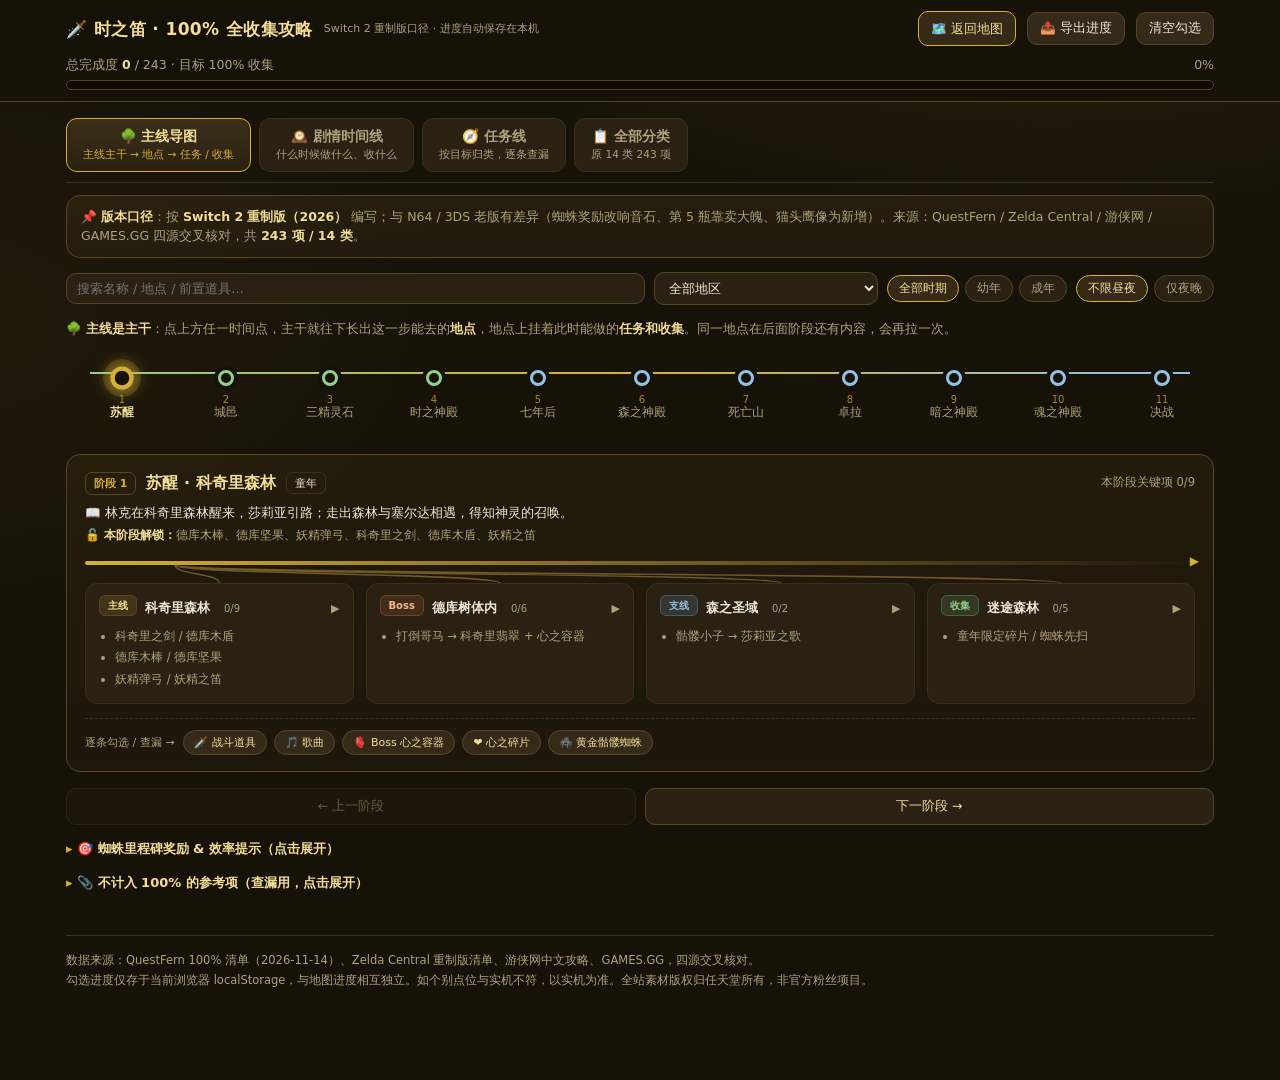
<file: docs/oot100-guide.html>
<!DOCTYPE html>
<html lang="zh-CN">
<head>
<meta charset="UTF-8">
<meta name="viewport" content="width=device-width, initial-scale=1.0">
<meta name="theme-color" content="#18110b">
<title>时之笛 100% 全收集攻略 · OoT 100% Guide</title>
<style>
  :root{
    --bg:#171208; --bg2:#221a0e; --card:#2a2113; --card2:#352a18;
    --gold:#d4af37; --gold2:#f3dd97; --line:#5a4522; --line2:#3d2f18;
    --text:#efe6d2; --muted:#b0a07c;
    --child:#8fd08a; --adult:#8fc0e8; --either:#e8cd72; --night:#c29ad9;
    --radius:14px;
  }
  *{box-sizing:border-box;margin:0;padding:0}
  html{-webkit-text-size-adjust:100%;scroll-behavior:smooth}
  body{
    background:var(--bg);color:var(--text);
    font-family:system-ui,-apple-system,"PingFang SC","Microsoft YaHei",sans-serif;
    line-height:1.55;min-height:100vh;
    background-image:radial-gradient(1100px 520px at 82% -8%,rgba(212,175,55,.11),transparent 60%),
                     radial-gradient(900px 500px at -5% 30%,rgba(212,175,55,.05),transparent 60%);
  }
  a{color:var(--gold2)}
  .wrap{max-width:1180px;margin:0 auto;padding:0 16px 90px}

  header.top{position:sticky;top:0;z-index:30;background:rgba(23,18,8,.95);backdrop-filter:blur(9px);border-bottom:1px solid var(--line)}
  .top-inner{max-width:1180px;margin:0 auto;padding:11px 16px}
  .title-row{display:flex;align-items:center;gap:11px;flex-wrap:wrap}
  .title-row h1{font-size:17px;font-weight:900;color:var(--gold2);letter-spacing:.4px}
  .title-row .sub{font-size:11px;color:var(--muted)}
  .spacer{flex:1}
  .btn{border:1px solid var(--line);background:var(--card2);color:var(--text);border-radius:10px;padding:7px 12px;font-size:12.5px;cursor:pointer;font-family:inherit;text-decoration:none;display:inline-flex;align-items:center;gap:5px;white-space:nowrap}
  .btn:hover{border-color:var(--gold);color:var(--gold2)}
  .btn.primary{border-color:var(--gold);color:var(--gold2)}
  .progress-head{margin-top:9px}
  .progress-meta{display:flex;justify-content:space-between;font-size:12.5px;color:var(--muted);margin-bottom:5px;flex-wrap:wrap;gap:6px}
  .progress-meta b{color:var(--gold2);font-variant-numeric:tabular-nums}
  .bar{height:10px;border-radius:99px;background:#0d0a05;overflow:hidden;border:1px solid var(--line)}
  .bar>i{display:block;height:100%;width:0;background:linear-gradient(90deg,#8a6d1f,var(--gold),var(--gold2));border-radius:99px;transition:width .35s}

  /* 主视图 tab */
  .viewtabs{display:flex;gap:8px;margin:16px 0 4px;flex-wrap:wrap;border-bottom:1px solid var(--line2);padding-bottom:10px}
  .viewtabs button{border:1px solid var(--line2);background:var(--card);color:var(--muted);border-radius:11px;padding:9px 16px;font-size:13.5px;font-weight:700;cursor:pointer;font-family:inherit}
  .viewtabs button small{display:block;font-size:10.5px;font-weight:400;color:var(--muted);margin-top:2px}
  .viewtabs button.on{background:linear-gradient(180deg,#3d2f18,#2a2113);border-color:var(--gold);color:var(--gold2)}
  .viewtabs button.on small{color:var(--gold)}

  .notice{margin:12px 0 4px;border:1px solid var(--line);background:linear-gradient(180deg,rgba(212,175,55,.08),rgba(42,33,19,.5));border-radius:var(--radius);padding:11px 14px;font-size:12.5px;color:var(--muted)}
  .notice b{color:var(--gold2)}

  .toolbar{display:flex;flex-wrap:wrap;gap:9px;align-items:center;margin:14px 0}
  .toolbar label.lbl{font-size:12px;color:var(--muted);white-space:nowrap}
  input[type=search],select{background:var(--card);border:1px solid var(--line);color:var(--text);border-radius:10px;padding:7px 10px;font-size:12.5px;font-family:inherit;min-width:130px}
  input[type=search]{flex:1;min-width:170px}
  .chips{display:flex;flex-wrap:wrap;gap:6px}
  .chip{border:1px solid var(--line);background:var(--card);color:var(--muted);border-radius:99px;padding:5px 11px;font-size:11.5px;cursor:pointer;font-family:inherit}
  .chip.on{background:var(--card2);border-color:var(--gold);color:var(--gold2)}

  /* —— 时间线 —— */
  .timeline{position:relative;margin-top:8px;padding-left:40px}
  .timeline::before{content:"";position:absolute;left:14px;top:6px;bottom:6px;width:2px;background:linear-gradient(180deg,var(--gold),var(--line),var(--gold))}
  .phase{position:relative;margin-bottom:18px;scroll-margin-top:130px}
  .phase::before{content:"";position:absolute;left:-33px;top:18px;width:14px;height:14px;border-radius:50%;background:var(--bg);border:3px solid var(--gold);box-shadow:0 0 0 4px rgba(212,175,55,.12)}
  .phase.era-child::before{border-color:var(--child);box-shadow:0 0 0 4px rgba(143,208,138,.12)}
  .phase.era-adult::before{border-color:var(--adult);box-shadow:0 0 0 4px rgba(143,192,232,.12)}
  .phase-card{background:var(--card);border:1px solid var(--line2);border-radius:var(--radius);padding:15px 17px}
  .phase-head{display:flex;align-items:center;gap:10px;flex-wrap:wrap;margin-bottom:8px}
  .phase-no{font-size:11px;color:var(--gold);font-weight:800;border:1px solid var(--line);border-radius:7px;padding:2px 8px}
  .phase-head h2{font-size:15px;color:var(--gold2)}
  .era-badge{font-size:10.5px;border-radius:6px;padding:2px 8px;border:1px solid var(--line2)}
  .era-child .era-badge{color:var(--child);border-color:#3c6b3a}
  .era-adult .era-badge{color:var(--adult);border-color:#3a5c78}
  .era-both .era-badge{color:var(--either);border-color:#7a6428}
  .phase-story{font-size:12.5px;color:var(--text);margin-bottom:10px}
  .phase-row{display:flex;gap:9px;margin:7px 0;font-size:12px}
  .phase-row .tagk{flex:0 0 62px;color:var(--gold);font-weight:700}
  .phase-row .tagv{color:var(--muted)}
  .phase-row.todo{display:block}
  .phase-row.todo ul{margin:5px 0 0 18px;color:var(--muted)}
  .phase-row.todo li{margin:3px 0}
  .phase-jump{display:flex;flex-wrap:wrap;gap:6px;margin-top:11px;border-top:1px dashed var(--line2);padding-top:10px}
  .phase-jump .lead{font-size:11px;color:var(--muted);align-self:center;margin-right:2px}
  .jump-btn{border:1px solid var(--line);background:var(--card2);color:var(--gold2);border-radius:99px;padding:4px 10px;font-size:11px;cursor:pointer;font-family:inherit}
  .jump-btn:hover{border-color:var(--gold)}
  .phase-prog{font-size:11px;color:var(--muted);margin-left:auto;align-self:center}

  /* —— 主线导图（默认视图） —— */
  .mg-intro{margin:10px 0 4px;font-size:12.5px;color:var(--muted)}
  .mg-intro b{color:var(--gold2)}
  .mg-rail{display:flex;gap:0;overflow-x:auto;margin:14px 0 20px;padding:6px 4px 14px;position:relative}
  .mg-rail::before{content:"";position:absolute;left:24px;right:24px;top:20px;height:2px;background:linear-gradient(90deg,var(--child),var(--gold),var(--adult))}
  .mg-node{flex:0 0 104px;position:relative;text-align:center;cursor:pointer;padding-top:0;background:none;border:0;font-family:inherit}
  .mg-dot{width:16px;height:16px;border-radius:50%;margin:12px auto 8px;background:var(--bg);border:3px solid var(--gold);position:relative;z-index:2;box-shadow:0 0 0 4px var(--bg);transition:transform .15s}
  .mg-node.child .mg-dot{border-color:var(--child)}
  .mg-node.adult .mg-dot{border-color:var(--adult)}
  .mg-node.both .mg-dot{border-color:var(--either)}
  .mg-node.on .mg-dot{transform:scale(1.45);box-shadow:0 0 0 5px rgba(212,175,55,.18),0 0 12px var(--gold)}
  .mg-node .mg-lb{font-size:11.5px;color:var(--muted);line-height:1.3}
  .mg-node.on .mg-lb{color:var(--gold2);font-weight:800}
  .mg-node .mg-no{font-size:10px;color:var(--gold);opacity:.75}
  .mg-focus{margin-top:6px;border:1px solid var(--line);border-radius:var(--radius);background:linear-gradient(180deg,rgba(212,175,55,.06),rgba(42,33,19,.3));padding:16px 18px;scroll-margin-top:130px}
  .mg-focus-head{display:flex;align-items:center;gap:10px;flex-wrap:wrap;margin-bottom:7px}
  .mg-focus-head h2{font-size:16px;color:var(--gold2)}
  .mg-focus-head .mg-fprog{margin-left:auto;font-size:11.5px;color:var(--muted)}
  .mg-story{font-size:12.5px;color:var(--text);margin-bottom:4px}
  .mg-unlock{font-size:12px;color:var(--muted);margin-bottom:16px}
  .mg-unlock b{color:var(--gold2);font-weight:700}
  .mg-branch{position:relative;margin-top:12px}
  .mg-spine{height:4px;border-radius:4px;background:linear-gradient(90deg,var(--gold),transparent);position:relative}
  .mg-spine::after{content:"▶";position:absolute;right:-4px;top:-9px;color:var(--gold);font-size:12px}
  .mg-locs{display:flex;flex-wrap:wrap;gap:12px;margin-top:18px;position:relative;z-index:2}
  .mg-loc{flex:1 1 190px;max-width:280px;background:var(--card);border:1px solid var(--line2);border-radius:12px;padding:11px 13px;transition:border-color .15s}
  .mg-loc:hover{border-color:#7a5f2c}
  .mg-kind{display:inline-block;font-size:10px;border-radius:6px;padding:2px 8px;margin-bottom:6px;font-weight:700}
  .mg-kind.main{color:var(--gold2);background:rgba(212,175,55,.14);border:1px solid var(--line)}
  .mg-kind.boss{color:#f0b98a;background:rgba(217,119,61,.14);border:1px solid #6b4526}
  .mg-kind.col{color:var(--child);background:rgba(143,208,138,.12);border:1px solid #3c6b3a}
  .mg-kind.side{color:var(--adult);background:rgba(143,192,232,.12);border:1px solid #3a5c78}
  .mg-loc h3{font-size:13px;color:var(--text);margin-bottom:6px}
  .mg-loc ul{margin:0;padding-left:16px}
  .mg-loc li{font-size:11.5px;color:var(--muted);margin:4px 0;line-height:1.5}
  .mg-tip{margin-top:8px;font-size:11px;color:#f0b98a;border-top:1px dashed var(--line2);padding-top:6px}
  .mg-loc.opens{cursor:pointer}
  .mg-loc.opens:hover{border-color:var(--gold)}
  .mg-lochead{display:flex;align-items:center;gap:8px}
  .mg-lochead .caret{font-size:11px;color:var(--muted);transition:transform .15s;margin-left:auto}
  .mg-loc.open .mg-lochead .caret{transform:rotate(90deg)}
  .mg-detail{margin-top:10px;border-top:1px dashed var(--line2);padding-top:8px}
  .mg-drow{display:flex;gap:9px;align-items:flex-start;padding:6px 0;border-bottom:1px solid rgba(90,69,34,.22)}
  .mg-drow:last-child{border-bottom:0}
  .mg-dcheck{flex:0 0 18px;width:18px;height:18px;margin-top:1px;cursor:pointer;border:1.5px solid var(--line);border-radius:5px;background:#0d0a05;display:grid;place-items:center;color:var(--gold2);font-size:11px;user-select:none}
  .mg-drow.done .mg-dcheck{background:var(--gold);border-color:var(--gold);color:#171208}
  .mg-drow.done .mg-dname{text-decoration:line-through;color:var(--muted)}
  .mg-dmeta{flex:1;min-width:0}
  .mg-dname{font-size:12px;color:var(--text);font-weight:700}
  .mg-dname .dno{font-size:10.5px;color:var(--gold);margin-right:5px;font-variant-numeric:tabular-nums}
  .mg-dage{font-size:10px;border-radius:5px;padding:1px 5px;margin-left:5px;border:1px solid var(--line2);color:var(--muted)}
  .mg-dage.child{color:var(--child);border-color:#3c6b3a}
  .mg-dage.adult{color:var(--adult);border-color:#3a5c78}
  .mg-dage.night{color:var(--night);border-color:#5f4775}
  .mg-ddesc{font-size:11px;color:var(--muted);line-height:1.5;margin-top:2px}
  .mg-dempty{font-size:11px;color:var(--muted);line-height:1.5;padding:4px 0}
  .mg-locimg{margin-top:7px;border:1px solid var(--line2);border-radius:9px;overflow:hidden;background:#0d0a05;position:relative;line-height:0}
  .mg-locimg img{width:100%;height:auto;display:block;object-fit:contain;max-height:190px}
  .mg-locimg .pin{position:absolute;width:22px;height:22px;transform:translate(-50%,-50%);pointer-events:none}
  .mg-locimg .pin::before{content:"";position:absolute;left:50%;top:50%;width:15px;height:15px;transform:translate(-50%,-50%);background:var(--gold);border:2px solid #171208;border-radius:50%;box-shadow:0 0 0 2px var(--gold2),0 0 10px rgba(212,175,55,.8)}
  .mg-locimg .pin::after{content:"";position:absolute;left:50%;top:50%;width:5px;height:5px;transform:translate(-50%,-50%);background:#171208;border-radius:50%;z-index:2}
  .mg-locimg .lbl{position:absolute;left:6px;top:6px;line-height:1.3;font-size:10px;color:var(--gold2);background:rgba(23,18,8,.88);border:1px solid var(--line);border-radius:6px;padding:2px 7px}
  .mg-locimg img.broken{display:none}
  .mg-lines{position:absolute;inset:0;width:100%;height:100%;pointer-events:none;z-index:1;overflow:visible}
  .mg-jump{margin-top:14px;border-top:1px dashed var(--line2);padding-top:11px;display:flex;flex-wrap:wrap;gap:7px;align-items:center}
  .mg-jump .lead{font-size:11px;color:var(--muted);margin-right:2px}
  .mg-nav{display:flex;gap:9px;margin-top:16px}
  .mg-nav button{flex:1;border:1px solid var(--line);background:var(--card);color:var(--gold2);border-radius:10px;padding:9px;font-size:12.5px;cursor:pointer;font-family:inherit}
  .mg-nav button:hover{border-color:var(--gold)}
  .mg-nav button:disabled{opacity:.35;cursor:default}
  /* —— 任务线 / 清单 —— */
  .track-intro{margin:10px 0 4px;font-size:12.5px;color:var(--muted)}
  section.cat{margin-top:24px;scroll-margin-top:130px}
  .cat-head{display:flex;align-items:center;gap:10px;margin-bottom:11px;flex-wrap:wrap;border-bottom:1px solid var(--line2);padding-bottom:8px}
  .cat-head .icon{font-size:19px}
  .cat-head h2{font-size:15px;font-weight:800;color:var(--gold2)}
  .cat-head .count{font-size:11.5px;color:var(--muted);font-variant-numeric:tabular-nums}
  .cat-head .cat-bar{flex:1;min-width:70px;height:6px;border-radius:99px;background:#0d0a05;border:1px solid var(--line);overflow:hidden;max-width:200px}
  .cat-head .cat-bar i{display:block;height:100%;background:var(--gold);width:0;transition:width .35s}
  .cat-head .mini{border:1px solid var(--line2);background:var(--card);color:var(--muted);border-radius:8px;padding:4px 9px;font-size:11px;cursor:pointer;font-family:inherit}
  .cat-head .mini:hover{border-color:var(--gold);color:var(--gold2)}
  .track-head{display:flex;align-items:center;gap:12px;margin:30px 0 6px;padding:14px 16px;background:linear-gradient(180deg,rgba(212,175,55,.07),rgba(42,33,19,.35));border:1px solid var(--line);border-radius:var(--radius);scroll-margin-top:130px}
  .track-head .icon{font-size:24px}
  .track-head h2{font-size:16px;color:var(--gold2)}
  .track-head p{font-size:12px;color:var(--muted);margin-top:3px}
  .track-head .tpct{margin-left:auto;font-size:13px;color:var(--gold2);font-weight:700;font-variant-numeric:tabular-nums;white-space:nowrap}
  .grid{display:grid;grid-template-columns:repeat(auto-fill,minmax(310px,1fr));gap:11px}
  .card{background:var(--card);border:1px solid var(--line2);border-radius:var(--radius);padding:12px 13px;display:flex;gap:11px;transition:border-color .15s,opacity .15s}
  .card:hover{border-color:#7a5f2c}
  .card.done{opacity:.5}
  .card.key{border-left:3px solid var(--gold)}
  .check{flex:0 0 22px;width:22px;height:22px;margin-top:2px;cursor:pointer;border:2px solid var(--line);border-radius:7px;background:#0d0a05;display:grid;place-items:center;color:var(--gold2);font-size:13px;user-select:none}
  .card.done .check{background:var(--gold);border-color:var(--gold);color:#171208}
  .card-body{flex:1;min-width:0}
  .card-top{display:flex;gap:8px;align-items:baseline;flex-wrap:wrap}
  .no{font-size:11.5px;color:var(--gold);font-weight:700;font-variant-numeric:tabular-nums}
  .name{font-size:13.5px;font-weight:700;color:var(--text)}
  .card.done .name{text-decoration:line-through;color:var(--muted)}
  .tags{display:flex;flex-wrap:wrap;gap:5px;margin:6px 0}
  .tag{font-size:10.5px;border-radius:6px;padding:2px 7px;border:1px solid var(--line2);color:var(--muted)}
  .tag.age-child{color:var(--child);border-color:#3c6b3a}
  .tag.age-adult{color:var(--adult);border-color:#3a5c78}
  .tag.age-either{color:var(--either);border-color:#7a6428}
  .tag.time-night{color:var(--night);border-color:#5f4775}
  .tag.group{color:var(--muted)}
  .desc{font-size:12px;color:var(--muted);margin-top:3px}
  .reward{font-size:11.5px;color:var(--gold2);margin-top:6px}

  .info{margin-top:28px;border:1px solid var(--line);border-radius:var(--radius);background:var(--card);padding:15px 17px}
  .info h2{font-size:14px;color:var(--gold2);margin-bottom:9px}
  .info p,.info li{font-size:12.5px;color:var(--muted)}
  .info ul,.info ol{margin-left:20px}
  .info li{margin:4px 0}
  .info b{color:var(--text)}
  .info table{width:100%;border-collapse:collapse;margin-top:8px;font-size:12.5px}
  .info th,.info td{border:1px solid var(--line2);padding:6px 9px;text-align:left;color:var(--muted)}
  .info th{color:var(--gold2);background:rgba(212,175,55,.06)}
  details{margin-top:14px}
  details summary{cursor:pointer;color:var(--gold2);font-size:13px;font-weight:700;list-style:none}
  details summary::-webkit-details-marker{display:none}
  details summary::before{content:"▸ ";color:var(--gold)}
  details[open] summary::before{content:"▾ "}
  details .info{margin-top:9px}
  .empty{padding:40px 0;text-align:center;color:var(--muted);font-size:14px}
  footer{margin-top:42px;font-size:11.5px;color:var(--muted);border-top:1px solid var(--line2);padding-top:15px;line-height:1.7}
  @media(max-width:640px){
    .grid{grid-template-columns:1fr}
    .title-row h1{font-size:15px}
    input[type=search]{min-width:100%}
    .timeline{padding-left:28px}
    .phase::before{left:-21px}
  }
</style>
</head>
<body>
<header class="top">
  <div class="top-inner">
    <div class="title-row">
      <h1>🗡️ 时之笛 · 100% 全收集攻略</h1>
      <span class="sub">Switch 2 重制版口径 · 进度自动保存在本机</span>
      <div class="spacer"></div>
      <a class="btn primary" href="../app/index.html">🗺️ 返回地图</a>
      <button class="btn" id="exportBtn">📤 导出进度</button>
      <button class="btn" id="resetBtn">清空勾选</button>
    </div>
    <div class="progress-head">
      <div class="progress-meta">
        <span>总完成度 <b id="doneCount">0</b> / <span id="totalCount">0</span> · 目标 100% 收集</span>
        <span id="pctText">0%</span>
      </div>
      <div class="bar"><i id="totalBar"></i></div>
    </div>
  </div>
</header>

<div class="wrap">
  <div class="viewtabs" id="viewtabs">
    <button data-view="map" class="on">🌳 主线导图<small>主线主干 → 地点 → 任务 / 收集</small></button>
    <button data-view="timeline">🕰️ 剧情时间线<small>什么时候做什么、收什么</small></button>
    <button data-view="track">🧭 任务线<small>按目标归类，逐条查漏</small></button>
    <button data-view="list">📋 全部分类<small>原 14 类 243 项</small></button>
  </div>

  <div class="notice" id="notice">
    📌 <b>版本口径</b>：按 <b>Switch 2 重制版（2026）</b> 编写；与 N64 / 3DS 老版有差异（蜘蛛奖励改响音石、第 5 瓶靠卖大魄、猫头鹰像为新增）。来源：QuestFern / Zelda Central / 游侠网 / GAMES.GG 四源交叉核对，共 <b>243 项 / 14 类</b>。
  </div>

  <div class="toolbar" id="toolbar">
    <input type="search" id="search" placeholder="搜索名称 / 地点 / 前置道具…">
    <select id="regionFilter"><option value="">全部地区</option></select>
    <div class="chips" id="ageChips">
      <button class="chip on" data-age="">全部时期</button>
      <button class="chip" data-age="child">幼年</button>
      <button class="chip" data-age="adult">成年</button>
    </div>
    <div class="chips" id="timeChips">
      <button class="chip on" data-time="">不限昼夜</button>
      <button class="chip" data-time="night">仅夜晚</button>
    </div>
  </div>

  <main id="list"></main>

  <details>
    <summary>🎯 蜘蛛里程碑奖励 &amp; 效率提示（点击展开）</summary>
    <div class="info">
      <h2>黄金骷髅蜘蛛 · 累计奖励</h2>
      <table>
        <tr><th>累计</th><th>奖励</th></tr>
        <tr><td>10 枚</td><td>大人钱包（上限 500 卢比）</td></tr>
        <tr><td>20 枚</td><td><b>响音石</b>（回声宝石，探测附近蜘蛛）</td></tr>
        <tr><td>30 枚</td><td>巨人钱包（上限 1000 卢比）</td></tr>
        <tr><td>40 枚</td><td>炸弹鼠 ×20</td></tr>
        <tr><td>50 枚</td><td>心之碎片 ×1</td></tr>
        <tr><td>100 枚</td><td>金卢比 200（解除诅咒，之后可重复领取）</td></tr>
      </table>
      <p style="margin-top:10px">💡 野外露天蜘蛛只在夜晚出现（太阳之歌切换）；软土坑倒虫引出另一批；打死一定要捡代币。魔法豆幼年种、成年长藤。拿到响音石（20 枚）后找剩余蜘蛛省心很多。</p>
    </div>
  </details>

  <details>
    <summary>📎 不计入 100% 的参考项（查漏用，点击展开）</summary>
    <div class="info">
      <p>游戏本身没有完成度百分比，本清单以「能留在身上的物品」自定义 100% 目标。下列项目不进 243 行，但影响漏点排查：</p>
      <table>
        <tr><th>项</th><th>数量</th><th>说明</th></tr>
        <tr><td>隐藏洞穴</td><td>36</td><td>内含物品已计入清单，位置独立整理</td></tr>
        <tr><td>小贩果地点</td><td>7</td><td>购买容量升级的地方</td></tr>
        <tr><td>乳牛</td><td>6</td><td>吹伊波娜之歌取奶</td></tr>
        <tr><td>闲语石</td><td>32</td><td>靠近触发提示</td></tr>
        <tr><td>魔法豆种植点</td><td>10</td><td>关联碎片与蜘蛛</td></tr>
        <tr><td>迷宫地图 / 罗盘 / 钥匙</td><td>—</td><td>仅迷宫内有效</td></tr>
      </table>
    </div>
  </details>

  <footer>
    数据来源：QuestFern 100% 清单（2026-11-14）、Zelda Central 重制版清单、游侠网中文攻略、GAMES.GG，四源交叉核对。<br>
    勾选进度仅存于当前浏览器 localStorage，与地图进度相互独立。如个别点位与实机不符，以实机为准。全站素材版权归任天堂所有，非官方粉丝项目。
  </footer>
</div>

<script>
const CATEGORIES=[{"id": "heart-piece", "name": "心之碎片", "total": 36, "icon": "❤️"}, {"id": "boss-container", "name": "Boss 心之容器", "total": 8, "icon": "🫀"}, {"id": "skulltula", "name": "黄金骷髅蜘蛛", "total": 100, "icon": "🕷️"}, {"id": "song", "name": "歌曲", "total": 13, "icon": "🎵"}, {"id": "stone-medal", "name": "精灵石 / 勋章", "total": 9, "icon": "🔷"}, {"id": "item", "name": "战斗道具", "total": 17, "icon": "🗡️"}, {"id": "equipment", "name": "装备（剑 / 盾 / 服 / 靴）", "total": 11, "icon": "🛡️"}, {"id": "upgrade", "name": "容量 / 力气升级", "total": 16, "icon": "🎒"}, {"id": "bottle", "name": "瓶子", "total": 5, "icon": "🧴"}, {"id": "fairy", "name": "大妖精奖励", "total": 6, "icon": "🧚"}, {"id": "mask", "name": "面具", "total": 5, "icon": "🎭"}, {"id": "poe", "name": "大魄（魂魄）", "total": 10, "icon": "👻"}, {"id": "owl", "name": "万魔殿猫头鹰像", "total": 3, "icon": "🦉"}, {"id": "other", "name": "其他奖励", "total": 4, "icon": "🎁"}];
const TRACKS=[{"id": "heart", "name": "心之容器线", "icon": "❤️", "desc": "4 片心之碎片拼 1 心，8 座迷宫 Boss 各给 1 个，凑满 20 心上限。", "cats": ["heart-piece", "boss-container"]}, {"id": "token", "name": "讨伐证明线", "icon": "🕷️", "desc": "100 只黄金骷髅蜘蛛，打死要捡代币。累计可换钱包、响音石、心碎、金卢比。", "cats": ["skulltula"]}, {"id": "story", "name": "主线剧情线", "icon": "📜", "desc": "跟着剧情自然拿到：精灵石勋章、13 首歌曲、关键道具与剑盾服靴。", "cats": ["stone-medal", "song", "item", "equipment"]}, {"id": "capacity", "name": "成长强化线", "icon": "📈", "desc": "钱包、炸弹袋、箭袋、鳞片、手套等容量与力气升级，多为小游戏 / 购买。", "cats": ["upgrade"]}, {"id": "side", "name": "支线任务线", "icon": "🎯", "desc": "靠跑腿、小游戏、交易、大妖精奉献获得的奖励与瓶子、面具、大魄。", "cats": ["bottle", "fairy", "mask", "poe", "other"]}, {"id": "challenge", "name": "挑战试炼线", "icon": "🏆", "desc": "通关前后的高阶挑战：万魔殿石像 / 银像 / 金像三连战。", "cats": ["owl"]}];
const PHASES=[{"id": "p0", "no": 1, "era": "child", "title": "苏醒 · 科奇里森林", "story": "林克在科奇里森林醒来，莎莉亚引路；走出森林与塞尔达相遇，得知神灵的召唤。", "unlock": "德库木棒、德库坚果、妖精弹弓、科奇里之剑、德库木盾、妖精之笛", "todos": ["敲开德库树进洞，打倒哥马拿翡翠与心之容器", "迷途森林找骷髅小子学莎莉亚之歌", "童年限定：森林一带的碎片与蜘蛛先扫"], "cats": ["item", "song", "boss-container", "heart-piece", "skulltula"], "key_ids": ["item-1", "item-2", "item-3", "item-4", "equipment-1", "equipment-5", "song-3", "boss-container-1", "stone-medal-1"]}, {"id": "p1", "no": 2, "era": "child", "title": "城邑 · 海拉鲁平原", "story": "初到城邑，塞尔达逃离城堡；英帕授予摇篮曲，得知需要三颗精灵石。", "unlock": "时之笛、塞尔达摇篮曲、时之歌；炸弹鼠、射击场等小游戏", "todos": ["夜晚逛城邑与平原，捡露天蜘蛛（太阳之歌切夜）", "面具店借面具跑腿交易", "城邑射击场 / 炸弹鼠保龄球拿容量升级"], "cats": ["song", "item", "upgrade", "mask", "heart-piece", "skulltula"], "key_ids": ["item-5", "song-1", "song-5", "item-7", "upgrade-4", "upgrade-5"]}, {"id": "p2", "no": 3, "era": "child", "title": "三精灵石 · 童年最后一站", "story": "死亡山、卓拉领地、加卜加卜腹中拿齐三石；此时是清童年收集的最后机会。", "unlock": "炸弹袋、回旋镖、魔法豆、鼓隆手环、鼓隆红宝石、卓拉蓝宝石", "todos": ["多东哥洞窟与加卜加卜各拿一颗精灵石 + 心容器", "死亡山、卓拉河、海利亚湖、格鲁德谷的童年碎片 / 蜘蛛", "魔法豆幼年先种下，成年才长藤——别漏", "井底拿真实眼镜"], "cats": ["stone-medal", "boss-container", "item", "heart-piece", "skulltula", "upgrade"], "key_ids": ["item-6", "item-8", "item-9", "item-10", "stone-medal-2", "stone-medal-3", "boss-container-2", "boss-container-3", "upgrade-14"]}, {"id": "p3", "no": 4, "era": "child", "title": "时之神殿 · 拔出大师剑", "story": "集齐三精灵石，将剑插入剑座，林克长大成人，时光流逝七年。", "unlock": "大师之剑（成年形态开启）", "todos": ["拔剑前再回头确认童年限定项已清完", "记忆点：时之神殿可插回 / 拔出剑来回切换时代"], "cats": ["equipment"], "key_ids": ["equipment-2"]}, {"id": "p4", "no": 5, "era": "adult", "title": "七年后 · 归来", "story": "成年林克回到时之神殿见到塞尔达，得知加侬多夫的阴谋，希克开始指引。", "unlock": "光之勋章、钩索（墓地丹培赛跑）、希克传送曲", "todos": ["墓地丹培赛跑首胜拿钩索，成年收集的关键道具", "成年形态重新扫一遍屋顶 / 高处的蜘蛛与碎片", "时之神殿学光之前奏曲"], "cats": ["stone-medal", "item", "song", "skulltula", "heart-piece"], "key_ids": ["stone-medal-4", "item-11", "song-12", "song-6"]}, {"id": "p5", "no": 6, "era": "adult", "title": "森之神殿", "story": "穿过迷途森林的腐化，进入森之神殿。", "unlock": "妖精之弓、森之勋章、心之容器", "todos": ["打倒幻影加侬拿勋章与心容器", "稻草人之歌：幼年编曲、成年再吹，开钩索支点", "神殿内 5 只蜘蛛顺手收"], "cats": ["boss-container", "stone-medal", "item", "skulltula"], "key_ids": ["boss-container-4", "stone-medal-5", "item-13", "song-7"]}, {"id": "p6", "no": 7, "era": "adult", "title": "死亡山 · 火之神殿", "story": "登顶死亡火山，灼热之中攻略火之神殿。", "unlock": "万吨锤、鼓隆服、火之勋章、心之容器、火之波丽露舞曲", "todos": ["打倒瓦尔巴基亚", "死亡山火山口成年大妖精泉（奉献 200）", "鼓隆城 / 火山口的成年蜘蛛与碎片"], "cats": ["boss-container", "stone-medal", "item", "equipment", "fairy", "skulltula"], "key_ids": ["boss-container-5", "stone-medal-6", "item-14", "equipment-8", "song-8"]}, {"id": "p7", "no": 8, "era": "adult", "title": "卓拉 · 冰之洞窟 · 水之神殿", "story": "冰封的卓拉领地，解冻并深入水之神殿。", "unlock": "卓拉服、重铁靴、长钩索、水之勋章、心之容器、水之小夜曲", "todos": ["冰之洞窟通关后卓拉王赠卓拉服", "打倒魔发拿长钩索，开启大量成年高处点位", "卓拉之泉第 100 只蜘蛛留到配合响音石收"], "cats": ["boss-container", "stone-medal", "item", "equipment", "skulltula"], "key_ids": ["boss-container-6", "stone-medal-7", "item-12", "equipment-9", "equipment-10", "song-9"]}, {"id": "p8", "no": 9, "era": "adult", "title": "暗之神殿 · 卡卡利科", "story": "影子世界的暗之神殿，真实之镜是通关关键。", "unlock": "浮空靴、暗之勋章、心之容器、暗之梦幻曲", "todos": ["打倒崩鼓崩鼓", "拿到真实眼镜 / 真实面具后回头查漏隐藏点位", "夜晚卡卡利科屋顶蜘蛛"], "cats": ["boss-container", "stone-medal", "equipment", "song", "mask", "skulltula"], "key_ids": ["boss-container-7", "stone-medal-8", "equipment-11", "song-10"]}, {"id": "p9", "no": 10, "era": "adult", "title": "魂之神殿 · 格鲁德沙漠", "story": "幻影沙漠与巨大邪神像，灵魂的神殿考验勇气。", "unlock": "镜盾、魂之勋章、心之容器、魂之慰灵曲、格鲁德许可证、银手套（童年线）", "todos": ["打倒双子妖婆", "格鲁德要塞救木匠拿许可证，开马上射箭", "插回大师剑变童年，去魂之神殿拿银手套再变回"], "cats": ["boss-container", "stone-medal", "equipment", "item", "song", "other", "upgrade"], "key_ids": ["boss-container-8", "stone-medal-9", "equipment-7", "item-17", "song-11"]}, {"id": "p10", "no": 11, "era": "adult", "title": "决战 · 加侬多夫城堡", "story": "六勋章齐备，攻入加侬多夫城堡迎来决战。", "unlock": "光箭、金手套；城堡附近最终大妖精泉（500 卢比，伤害减半）", "todos": ["决战前先拿光箭与金手套，补满大妖精强化", "通关解锁万魔殿金像试炼"], "cats": ["item", "upgrade", "fairy", "owl"], "key_ids": ["item-17", "upgrade-16", "fairy-6", "owl-3"]}, {"id": "p11", "no": 12, "era": "both", "title": "100% 补完 · 查漏收尾", "story": "主线通关后，回头把散落海拉鲁的收集凑齐。", "unlock": "响音石（20 枚蜘蛛）辅助找剩余蜘蛛；稻草人支点、魔法豆藤已就位", "todos": ["黄金蜘蛛凑满 100（野外多需夜晚 / 软土倒虫）", "心之碎片凑满 36 片", "大魄 10 只卖幽灵商店换第 5 个瓶子", "6 座大妖精泉奉献、面具交易链、容量升级、万魔殿三连战"], "cats": ["skulltula", "heart-piece", "poe", "fairy", "mask", "bottle", "upgrade", "owl", "other"], "key_ids": []}];
const PHASE_LOCS={"p0": [{"n": "科奇里森林", "k": "main", "v": ["科奇里之剑 / 德库木盾", "德库木棒 / 德库坚果", "妖精弹弓 / 妖精之笛"], "items": ["equipment-1", "equipment-5", "item-1", "item-2", "item-3", "item-4", "skulltula-15", "skulltula-16", "skulltula-46"]}, {"n": "德库树体内", "k": "boss", "v": ["打倒哥马 → 科奇里翡翠 + 心之容器"], "items": ["boss-container-1", "stone-medal-1", "skulltula-1", "skulltula-2", "skulltula-3", "skulltula-4"]}, {"n": "森之圣域", "k": "side", "v": ["骷髅小子 → 莎莉亚之歌"], "items": ["song-3", "skulltula-48"]}, {"n": "迷途森林", "k": "col", "v": ["童年限定碎片 / 蜘蛛先扫"], "items": ["heart-piece-7", "heart-piece-8", "skulltula-17", "skulltula-18", "skulltula-47"]}], "p1": [{"n": "海拉鲁城堡中庭", "k": "main", "v": ["英帕 → 塞尔达摇篮曲"], "items": ["song-1"]}, {"n": "城邑", "k": "side", "v": ["塞尔达留言 → 时之歌", "借面具跑腿交易", "射击场 / 炸弹鼠 → 容量升级"], "items": ["song-5", "item-5", "mask-1", "mask-2", "mask-3", "mask-4", "upgrade-4", "upgrade-5", "skulltula-6"]}, {"n": "海拉鲁平原", "k": "col", "v": ["夜晚露天蜘蛛（太阳之歌切夜）"], "items": ["skulltula-5", "skulltula-27", "skulltula-55", "heart-piece-14", "heart-piece-25"]}], "p2": [{"n": "多东哥洞窟", "k": "boss", "v": ["打多东哥王 → 鼓隆红宝石 + 心容器"], "items": ["boss-container-2", "stone-medal-2", "skulltula-20", "skulltula-21", "skulltula-22", "skulltula-23", "skulltula-56"]}, {"n": "加卜加卜腹中", "k": "boss", "v": ["打啪哩内德 → 卓拉蓝宝石 + 心容器", "炸弹袋 / 回旋镖 / 魔法豆"], "items": ["boss-container-3", "stone-medal-3", "item-6", "item-8", "item-9", "skulltula-33", "skulltula-34", "skulltula-35", "skulltula-36"], "tip": "魔法豆幼年先种、成年才长藤——别漏"}, {"n": "死亡山·卓拉河·海利亚湖·格鲁德谷", "k": "col", "v": ["童年碎片 / 蜘蛛全扫"], "items": ["heart-piece-26", "heart-piece-15", "heart-piece-16", "heart-piece-31", "heart-piece-32", "heart-piece-23", "heart-piece-24", "heart-piece-4", "heart-piece-5", "skulltula-19", "skulltula-24", "skulltula-28", "skulltula-29", "skulltula-66", "skulltula-67", "skulltula-30", "skulltula-31", "skulltula-43", "skulltula-78", "skulltula-41", "skulltula-42", "skulltula-87", "skulltula-88"]}, {"n": "井底", "k": "side", "v": ["真实眼镜"], "items": ["item-10", "skulltula-79", "skulltula-80", "skulltula-81"]}], "p3": [{"n": "时之神殿", "k": "main", "v": ["集齐三石插剑 → 大师之剑", "拔剑前确认童年限定项已清完"], "items": ["equipment-2"], "tip": "拔剑前回头确认童年限定项已清完"}], "p4": [{"n": "时之神殿", "k": "main", "v": ["见塞尔达、希克指引", "光之勋章 / 光之前奏曲"], "items": ["stone-medal-4", "song-12"]}, {"n": "墓地 · 丹培赛跑", "k": "side", "v": ["丹培赛跑首胜 → 钩索"], "items": ["item-11", "heart-piece-20", "heart-piece-1", "heart-piece-2", "heart-piece-18"]}, {"n": "海拉鲁全境", "k": "col", "v": ["成年形态重扫屋顶 / 高处蜘蛛与碎片"], "items": [], "tip": "泛指全境高处点位，逐项见「全部分类」视图按地区筛查"}], "p5": [{"n": "森之神殿", "k": "boss", "v": ["打幻影加侬 → 森之勋章 + 心容器", "妖精之弓 / 神殿内 5 蜘蛛"], "items": ["boss-container-4", "stone-medal-5", "item-13", "skulltula-49", "skulltula-50", "skulltula-51", "skulltula-52", "skulltula-53"]}, {"n": "迷途森林", "k": "side", "v": ["稻草人之歌：幼年编曲、成年吹 → 开钩索支点"], "items": ["song-13"]}], "p6": [{"n": "火之神殿", "k": "boss", "v": ["打瓦尔巴基亚 → 火之勋章 + 心容器", "万吨锤 / 鼓隆服 / 火之波丽露"], "items": ["boss-container-5", "stone-medal-6", "item-14", "equipment-8", "song-8", "skulltula-59", "skulltula-60", "skulltula-61", "skulltula-62", "skulltula-63"]}, {"n": "死亡山火山口", "k": "col", "v": ["成年蜘蛛 / 碎片", "大妖精泉奉献 200"], "items": ["heart-piece-11", "heart-piece-27", "heart-piece-29", "skulltula-26", "skulltula-58", "fairy-4"]}, {"n": "鼓隆城", "k": "col", "v": ["成年蜘蛛 / 碎片"], "items": ["heart-piece-10", "skulltula-25", "skulltula-57"]}], "p7": [{"n": "冰之洞窟", "k": "main", "v": ["通关 → 卓拉王赠卓拉服"], "items": ["equipment-9", "skulltula-69", "skulltula-70", "skulltula-71"]}, {"n": "水之神殿", "k": "boss", "v": ["打魔发 → 水之勋章 + 心容器", "重铁靴 / 长钩索 / 水之小夜曲"], "items": ["boss-container-6", "stone-medal-7", "equipment-10", "item-12", "song-9", "skulltula-73", "skulltula-74", "skulltula-75", "skulltula-76", "skulltula-77"]}, {"n": "卓拉之泉", "k": "col", "v": ["第 100 只蜘蛛留到拿响音石后收"], "items": ["skulltula-32", "skulltula-37", "skulltula-100", "heart-piece-28", "heart-piece-30", "fairy-3"]}], "p8": [{"n": "暗之神殿", "k": "boss", "v": ["打崩鼓崩鼓 → 暗之勋章 + 心容器", "浮空靴 / 暗之梦幻曲"], "items": ["boss-container-7", "stone-medal-8", "equipment-11", "song-10", "skulltula-82", "skulltula-83", "skulltula-84", "skulltula-85", "skulltula-86"]}, {"n": "卡卡利科村", "k": "col", "v": ["夜晚屋顶蜘蛛", "拿真实眼镜 / 面具后回头查漏"], "items": ["skulltula-9", "skulltula-10", "skulltula-11", "skulltula-12", "skulltula-13", "skulltula-44", "heart-piece-12", "heart-piece-21", "heart-piece-22"]}], "p9": [{"n": "魂之神殿", "k": "boss", "v": ["打双子妖婆 → 魂之勋章 + 心容器", "镜盾 / 魂之慰灵曲"], "items": ["boss-container-8", "stone-medal-9", "equipment-7", "song-11", "skulltula-94", "skulltula-95", "skulltula-96", "skulltula-98", "skulltula-99"]}, {"n": "格鲁德要塞", "k": "side", "v": ["救木匠 → 许可证 / 马上射箭"], "items": ["other-3", "skulltula-89", "skulltula-90", "heart-piece-34", "heart-piece-35"]}, {"n": "魂之神殿（童年）", "k": "side", "v": ["插回大师剑变童年 → 银手套"], "items": ["upgrade-15"]}], "p10": [{"n": "加侬多夫城堡", "k": "main", "v": ["光箭 / 金手套", "六勋章齐 → 决战"], "items": ["item-17", "upgrade-16", "skulltula-45"]}, {"n": "城堡附近泉", "k": "side", "v": ["大妖精泉奉献 500 → 伤害减半"], "items": ["fairy-6"]}, {"n": "万魔殿", "k": "side", "v": ["通关解锁金像试炼"], "items": ["owl-3"]}], "p11": [{"n": "全海拉鲁", "k": "col", "v": ["蜘蛛凑满 100（夜晚 / 软土倒虫）", "心之碎片凑满 36"], "items": [], "tip": "这是查漏收尾阶段，具体点位见「全部分类」视图按地区筛查"}, {"n": "城邑幽灵商店", "k": "side", "v": ["大魄 10 只 → 换第 5 瓶"], "items": ["bottle-5", "poe-1", "poe-2", "poe-3", "poe-4", "poe-5", "poe-6", "poe-7", "poe-8", "poe-9", "poe-10"]}, {"n": "6 座大妖精泉", "k": "side", "v": ["全部奉献开启"], "items": ["fairy-1", "fairy-2", "fairy-3", "fairy-4", "fairy-5", "fairy-6"]}, {"n": "面具 / 容量", "k": "side", "v": ["面具交易链 / 容量升级"], "items": ["mask-1", "mask-2", "mask-3", "mask-4", "mask-5", "upgrade-1", "upgrade-2", "upgrade-3", "upgrade-4", "upgrade-5", "upgrade-6", "upgrade-7", "upgrade-8", "upgrade-9", "upgrade-10", "upgrade-11", "upgrade-12", "upgrade-13", "upgrade-14", "upgrade-15", "upgrade-16"]}, {"n": "万魔殿", "k": "side", "v": ["石像 → 银像 → 金像三连战"], "items": ["owl-1", "owl-2", "owl-3"]}]};
const PIN_IMAGES={"heart-piece-1": {"x": 75.0, "y": 42.0, "img": "../app/assets/maps/field/Graveyard_Child_00.webp", "area": "卡卡利科墓地", "pinId": "HP-10"}, "heart-piece-2": {"x": 82.0, "y": 65.0, "img": "../app/assets/maps/field/KakarikoVillage_Child_00.webp", "area": "卡卡利科村", "pinId": "HP-09"}, "heart-piece-3": {"x": 39.5, "y": 54.0, "img": "../app/assets/maps/field/LonLonRanch_Child_00.webp", "area": "隆隆牧场", "pinId": "HP-32"}, "heart-piece-4": {"x": 42.0, "y": 72.0, "img": "../app/assets/maps/field/GerudoValley_Child_00.webp", "area": "格鲁德峡谷", "pinId": "HP-28"}, "heart-piece-5": {"x": 45.0, "y": 48.0, "img": "../app/assets/maps/field/GerudoValley_Child_00.webp", "area": "格鲁德峡谷", "pinId": "HP-27"}, "heart-piece-6": {"x": 88.0, "y": 38.0, "img": "../app/assets/maps/field/LakeHylia_Child_00.webp", "area": "海利亚湖", "pinId": "HP-24"}, "heart-piece-7": {"x": 71.5, "y": 63.8, "img": "../app/assets/maps/field/KokiriForest_Child_00.webp", "area": "科吉里森林", "pinId": "HP-02"}, "heart-piece-8": {"x": 72.8, "y": 68.2, "img": "../app/assets/maps/field/KokiriForest_Child_00.webp", "area": "科吉里森林", "pinId": "HP-01"}, "heart-piece-9": {"x": 72.0, "y": 65.0, "img": "../app/assets/maps/field/Market_Child_00.webp", "area": "城下町集市", "pinId": "HP-33"}, "heart-piece-10": {"x": 52.0, "y": 55.0, "img": "../app/assets/maps/field/GoronCity_Child_00.webp", "area": "哥隆城", "pinId": "HP-14"}, "heart-piece-11": {"x": 38.0, "y": 45.0, "img": "../app/assets/maps/field/DeathMountainCrater_Child_00.webp", "area": "死亡山火山口", "pinId": "HP-15"}, "heart-piece-12": {"x": 76.0, "y": 35.0, "img": "../app/assets/maps/field/KakarikoVillage_Child_00.webp", "area": "卡卡利科村", "pinId": "HP-07"}, "heart-piece-13": {"x": 68.0, "y": 35.0, "img": "../app/assets/maps/field/Market_Child_00.webp", "area": "城下町集市", "pinId": "HP-34"}, "heart-piece-15": {"x": 35.0, "y": 48.0, "img": "../app/assets/maps/field/ZoraRiver_Child_00.webp", "area": "佐拉河", "pinId": "HP-17"}, "heart-piece-16": {"x": 85.0, "y": 45.0, "img": "../app/assets/maps/field/ZoraRiver_Child_00.webp", "area": "佐拉河", "pinId": "HP-18"}, "heart-piece-17": {"x": 48.0, "y": 58.0, "img": "../app/assets/maps/field/ZoraDomain_Child_00.webp", "area": "佐拉族领地", "pinId": "HP-21"}, "heart-piece-18": {"x": 45.0, "y": 28.0, "img": "../app/assets/maps/field/Graveyard_Adult_00.webp", "area": "卡卡利科墓地", "pinId": "HP-11"}, "heart-piece-20": {"x": 35.0, "y": 38.0, "img": "../app/assets/maps/field/Graveyard_Adult_00.webp", "area": "卡卡利科墓地", "pinId": "HP-12"}, "heart-piece-21": {"x": 48.0, "y": 42.0, "img": "../app/assets/maps/field/KakarikoVillage_Adult_00.webp", "area": "卡卡利科村", "pinId": "HP-08"}, "heart-piece-24": {"x": 28.0, "y": 35.0, "img": "../app/assets/maps/field/LakeHylia_Adult_00.webp", "area": "海利亚湖", "pinId": "HP-25"}, "heart-piece-26": {"x": 48.0, "y": 52.0, "img": "../app/assets/maps/field/DeathMountainTrail_Child_00.webp", "area": "死亡山山道", "pinId": "HP-13"}, "heart-piece-27": {"x": 54.0, "y": 52.0, "img": "../app/assets/maps/field/DeathMountainCrater_Adult_00.webp", "area": "死亡山火山口", "pinId": "HP-16"}, "heart-piece-28": {"x": 42.0, "y": 62.0, "img": "../app/assets/maps/field/ZoraFountain_Adult_00.webp", "area": "佐拉之泉", "pinId": "HP-22"}, "heart-piece-30": {"x": 48.0, "y": 75.0, "img": "../app/assets/maps/field/ZoraFountain_Adult_00.webp", "area": "佐拉之泉", "pinId": "HP-23"}, "heart-piece-31": {"x": 58.0, "y": 42.0, "img": "../app/assets/maps/field/ZoraRiver_Child_00.webp", "area": "佐拉河", "pinId": "HP-19"}, "heart-piece-32": {"x": 58.0, "y": 46.0, "img": "../app/assets/maps/field/ZoraRiver_Child_00.webp", "area": "佐拉河", "pinId": "HP-20"}, "heart-piece-33": {"x": 32.0, "y": 35.0, "img": "../app/assets/maps/field/Market_Child_00.webp", "area": "城下町集市", "pinId": "HP-35"}, "heart-piece-34": {"x": 42.0, "y": 32.0, "img": "../app/assets/maps/field/GerudoFortress_Adult_00.webp", "area": "格鲁德要塞", "pinId": "HP-29"}, "heart-piece-35": {"x": 78.0, "y": 62.0, "img": "../app/assets/maps/field/GerudoFortress_Adult_00.webp", "area": "格鲁德要塞", "pinId": "HP-30"}, "heart-piece-36": {"x": 62.0, "y": 42.0, "img": "../app/assets/maps/field/DesertColossus_Adult_00.webp", "area": "沙漠巨像", "pinId": "HP-31"}, "fairy-1": {"x": 35.0, "y": 15.0, "img": "../app/assets/maps/field/DeathMountainTrail_Child_00.webp", "area": "死亡山山道", "pinId": "GF-02"}, "fairy-2": {"x": 68.0, "y": 38.0, "img": "../app/assets/maps/field/HyruleCastle_Child_00.webp", "area": "海拉鲁城堡", "pinId": "GF-01"}, "fairy-3": {"x": 78.0, "y": 35.0, "img": "../app/assets/maps/field/ZoraFountain_Child_00.webp", "area": "佐拉之泉", "pinId": "GF-03"}, "fairy-4": {"x": 25.0, "y": 35.0, "img": "../app/assets/maps/field/DeathMountainCrater_Adult_00.webp", "area": "死亡山火山口", "pinId": "GF-04"}, "fairy-5": {"x": 35.0, "y": 25.0, "img": "../app/assets/maps/field/DesertColossus_Adult_00.webp", "area": "沙漠巨像", "pinId": "GF-05"}, "fairy-6": {"x": 75.0, "y": 22.0, "img": "../app/assets/maps/field/HyruleCastle_Child_00.webp", "area": "海拉鲁城堡", "pinId": "GF-06"}, "poe-1": {"x": 43.5, "y": 36.5, "img": "../app/assets/maps/field/HyruleField_Adult_00.webp", "area": "海拉鲁平原", "pinId": "POE-01"}, "poe-2": {"x": 46.2, "y": 45.0, "img": "../app/assets/maps/field/HyruleField_Adult_00.webp", "area": "海拉鲁平原", "pinId": "POE-02"}, "poe-3": {"x": 41.0, "y": 52.0, "img": "../app/assets/maps/field/HyruleField_Adult_00.webp", "area": "海拉鲁平原", "pinId": "POE-10"}, "poe-4": {"x": 37.0, "y": 58.0, "img": "../app/assets/maps/field/HyruleField_Adult_00.webp", "area": "海拉鲁平原", "pinId": "POE-04"}, "poe-5": {"x": 32.5, "y": 46.5, "img": "../app/assets/maps/field/HyruleField_Adult_00.webp", "area": "海拉鲁平原", "pinId": "POE-08"}, "poe-6": {"x": 36.5, "y": 48.5, "img": "../app/assets/maps/field/HyruleField_Adult_00.webp", "area": "海拉鲁平原", "pinId": "POE-03"}, "poe-7": {"x": 49.0, "y": 42.0, "img": "../app/assets/maps/field/HyruleField_Adult_00.webp", "area": "海拉鲁平原", "pinId": "POE-09"}, "poe-8": {"x": 43.0, "y": 66.5, "img": "../app/assets/maps/field/HyruleField_Adult_00.webp", "area": "海拉鲁平原", "pinId": "POE-05"}, "poe-9": {"x": 52.5, "y": 62.0, "img": "../app/assets/maps/field/HyruleField_Adult_00.webp", "area": "海拉鲁平原", "pinId": "POE-06"}, "poe-10": {"x": 55.0, "y": 48.0, "img": "../app/assets/maps/field/HyruleField_Adult_00.webp", "area": "海拉鲁平原", "pinId": "POE-07"}, "bottle-2": {"x": 68.0, "y": 55.0, "img": "../app/assets/maps/field/KakarikoVillage_Child_00.webp", "area": "卡卡利科村", "pinId": "BT-02"}, "bottle-3": {"x": 38.2, "y": 53.0, "img": "../app/assets/maps/field/LonLonRanch_Child_00.webp", "area": "隆隆牧场", "pinId": "BT-01"}, "bottle-4": {"x": 65.0, "y": 52.0, "img": "../app/assets/maps/field/LakeHylia_Child_00.webp", "area": "海利亚湖", "pinId": "BT-03"}, "bottle-5": {"x": 48.0, "y": 82.0, "img": "../app/assets/maps/field/Market_Adult_00.webp", "area": "城下町集市", "pinId": "BT-04"}, "skulltula-15": {"x": 73.8, "y": 71.0, "img": "../app/assets/maps/field/KokiriForest_Child_00.webp", "area": "科吉里森林", "pinId": "GS-01"}, "skulltula-16": {"x": 72.2, "y": 70.2, "img": "../app/assets/maps/field/KokiriForest_Child_00.webp", "area": "科吉里森林", "pinId": "GS-02"}, "skulltula-46": {"x": 74.5, "y": 68.5, "img": "../app/assets/maps/field/KokiriForest_Adult_00.webp", "area": "科吉里森林", "pinId": "GS-03"}, "skulltula-17": {"x": 68.5, "y": 63.5, "img": "../app/assets/maps/field/LostWood_Child_00.webp", "area": "迷失森林", "pinId": "GS-04"}, "skulltula-18": {"x": 67.2, "y": 61.2, "img": "../app/assets/maps/field/LostWood_Child_00.webp", "area": "迷失森林", "pinId": "GS-05"}, "skulltula-47": {"x": 69.0, "y": 60.5, "img": "../app/assets/maps/field/LostWood_Adult_00.webp", "area": "迷失森林", "pinId": "GS-06"}, "skulltula-48": {"x": 62.8, "y": 58.5, "img": "../app/assets/maps/field/SacredForestMeadow_Child_00.webp", "area": "圣域森林草原", "pinId": "GS-07"}, "skulltula-9": {"x": 65.0, "y": 70.0, "img": "../app/assets/maps/field/KakarikoVillage_Child_00.webp", "area": "卡卡利科村", "pinId": "GS-09"}, "skulltula-10": {"x": 35.0, "y": 58.0, "img": "../app/assets/maps/field/KakarikoVillage_Child_00.webp", "area": "卡卡利科村", "pinId": "GS-10"}, "skulltula-11": {"x": 58.0, "y": 44.0, "img": "../app/assets/maps/field/KakarikoVillage_Child_00.webp", "area": "卡卡利科村", "pinId": "GS-11"}, "skulltula-12": {"x": 85.0, "y": 56.0, "img": "../app/assets/maps/field/KakarikoVillage_Child_00.webp", "area": "卡卡利科村", "pinId": "GS-12"}, "skulltula-13": {"x": 48.0, "y": 62.0, "img": "../app/assets/maps/field/KakarikoVillage_Child_00.webp", "area": "卡卡利科村", "pinId": "GS-13"}, "skulltula-44": {"x": 82.0, "y": 72.0, "img": "../app/assets/maps/field/KakarikoVillage_Adult_00.webp", "area": "卡卡利科村", "pinId": "GS-14"}, "skulltula-14": {"x": 44.0, "y": 62.0, "img": "../app/assets/maps/field/Graveyard_Child_00.webp", "area": "卡卡利科墓地", "pinId": "GS-15"}, "skulltula-40": {"x": 52.0, "y": 35.0, "img": "../app/assets/maps/field/Graveyard_Child_00.webp", "area": "卡卡利科墓地", "pinId": "GS-16"}, "skulltula-19": {"x": 68.0, "y": 28.0, "img": "../app/assets/maps/field/DeathMountainTrail_Child_00.webp", "area": "死亡山山道", "pinId": "GS-17"}, "skulltula-24": {"x": 52.0, "y": 82.0, "img": "../app/assets/maps/field/DeathMountainTrail_Child_00.webp", "area": "死亡山山道", "pinId": "GS-18"}, "skulltula-25": {"x": 80.0, "y": 42.0, "img": "../app/assets/maps/field/GoronCity_Child_00.webp", "area": "哥隆城", "pinId": "GS-20"}, "skulltula-57": {"x": 72.0, "y": 35.0, "img": "../app/assets/maps/field/GoronCity_Adult_00.webp", "area": "哥隆城", "pinId": "GS-21"}, "skulltula-26": {"x": 28.0, "y": 65.0, "img": "../app/assets/maps/field/DeathMountainCrater_Child_00.webp", "area": "死亡山火山口", "pinId": "GS-22"}, "skulltula-58": {"x": 32.0, "y": 38.0, "img": "../app/assets/maps/field/DeathMountainCrater_Child_00.webp", "area": "死亡山火山口", "pinId": "GS-23"}, "skulltula-28": {"x": 25.0, "y": 36.0, "img": "../app/assets/maps/field/ZoraRiver_Child_00.webp", "area": "佐拉河", "pinId": "GS-24"}, "skulltula-29": {"x": 56.0, "y": 68.0, "img": "../app/assets/maps/field/ZoraRiver_Child_00.webp", "area": "佐拉河", "pinId": "GS-25"}, "skulltula-66": {"x": 77.0, "y": 42.5, "img": "../app/assets/maps/field/ZoraRiver_Adult_00.webp", "area": "佐拉河", "pinId": "GS-26"}, "skulltula-68": {"x": 85.0, "y": 46.0, "img": "../app/assets/maps/field/ZoraDomain_Adult_00.webp", "area": "佐拉族领地", "pinId": "GS-27"}, "skulltula-32": {"x": 81.5, "y": 36.5, "img": "../app/assets/maps/field/ZoraFountain_Child_00.webp", "area": "佐拉之泉", "pinId": "GS-28"}, "skulltula-37": {"x": 38.0, "y": 55.0, "img": "../app/assets/maps/field/ZoraFountain_Child_00.webp", "area": "佐拉之泉", "pinId": "GS-29"}, "skulltula-100": {"x": 68.0, "y": 42.0, "img": "../app/assets/maps/field/ZoraFountain_Adult_00.webp", "area": "佐拉之泉", "pinId": "GS-30"}, "skulltula-30": {"x": 82.0, "y": 58.0, "img": "../app/assets/maps/field/LakeHylia_Child_00.webp", "area": "海利亚湖", "pinId": "GS-31"}, "skulltula-31": {"x": 24.0, "y": 58.0, "img": "../app/assets/maps/field/LakeHylia_Child_00.webp", "area": "海利亚湖", "pinId": "GS-32"}, "skulltula-43": {"x": 72.0, "y": 68.0, "img": "../app/assets/maps/field/LakeHylia_Child_00.webp", "area": "海利亚湖", "pinId": "GS-33"}, "skulltula-78": {"x": 42.5, "y": 82.0, "img": "../app/assets/maps/field/LakeHylia_Adult_00.webp", "area": "海利亚湖", "pinId": "GS-34"}, "skulltula-8": {"x": 38.8, "y": 52.2, "img": "../app/assets/maps/field/LonLonRanch_Child_00.webp", "area": "隆隆牧场", "pinId": "GS-36"}, "skulltula-38": {"x": 37.8, "y": 54.5, "img": "../app/assets/maps/field/LonLonRanch_Child_00.webp", "area": "隆隆牧场", "pinId": "GS-37"}, "skulltula-39": {"x": 40.2, "y": 53.5, "img": "../app/assets/maps/field/LonLonRanch_Child_00.webp", "area": "隆隆牧场", "pinId": "GS-38"}, "skulltula-41": {"x": 24.8, "y": 48.5, "img": "../app/assets/maps/field/GerudoValley_Child_00.webp", "area": "格鲁德峡谷", "pinId": "GS-40"}, "skulltula-42": {"x": 23.0, "y": 49.5, "img": "../app/assets/maps/field/GerudoValley_Child_00.webp", "area": "格鲁德峡谷", "pinId": "GS-41"}, "skulltula-87": {"x": 23.8, "y": 47.8, "img": "../app/assets/maps/field/GerudoValley_Adult_00.webp", "area": "格鲁德峡谷", "pinId": "GS-42"}, "skulltula-89": {"x": 18.2, "y": 30.0, "img": "../app/assets/maps/field/GerudoFortress_Adult_00.webp", "area": "格鲁德要塞", "pinId": "GS-43"}, "skulltula-90": {"x": 17.0, "y": 29.2, "img": "../app/assets/maps/field/GerudoFortress_Adult_00.webp", "area": "格鲁德要塞", "pinId": "GS-44"}, "skulltula-91": {"x": 14.8, "y": 33.5, "img": "../app/assets/maps/field/HountedWasteland_Child_00.webp", "area": "魂之荒地", "pinId": "GS-45"}, "skulltula-92": {"x": 12.8, "y": 24.5, "img": "../app/assets/maps/field/DesertColossus_Child_00.webp", "area": "沙漠巨像", "pinId": "GS-46"}, "skulltula-93": {"x": 11.5, "y": 25.0, "img": "../app/assets/maps/field/DesertColossus_Adult_00.webp", "area": "沙漠巨像", "pinId": "GS-47"}, "skulltula-97": {"x": 13.5, "y": 23.2, "img": "../app/assets/maps/field/DesertColossus_Adult_00.webp", "area": "沙漠巨像", "pinId": "GS-48"}, "skulltula-1": {"x": 48.0, "y": 30.0, "img": "../app/assets/maps/dungeon/InsideTheDekuTree_All.webp", "area": "德库树长老体内", "pinId": "DNGP-03"}, "skulltula-2": {"x": 65.0, "y": 50.0, "img": "../app/assets/maps/dungeon/InsideTheDekuTree_All.webp", "area": "德库树长老体内", "pinId": "DNGP-04"}, "skulltula-56": {"x": 70.0, "y": 35.0, "img": "../app/assets/maps/dungeon/DodongoCavern_2F_Main.webp", "area": "多东哥洞穴", "pinId": "DNGP-07"}};
const ITEMS=[{"id": "heart-piece-1", "cat": "heart-piece", "no": 1, "name": "心之碎片 #1", "region": "墓地", "age": "either", "time": "any", "desc": "后排墓碑推开进洞，太阳之歌定住亡灵，开宝箱", "reward": "", "group": "2.1 卡卡利科村与墓地"}, {"id": "heart-piece-2", "cat": "heart-piece", "no": 2, "name": "心之碎片 #2", "region": "墓地", "age": "child", "time": "night", "desc": "夜晚；付卢比给丹培挖坟，随机挖出（18–21 点）", "reward": "", "group": "2.1 卡卡利科村与墓地"}, {"id": "heart-piece-12", "cat": "heart-piece", "no": 12, "name": "心之碎片 #12", "region": "卡卡利科村", "age": "child", "time": "any", "desc": "搭猫头鹰飞到英帕家屋顶，屋内牛旁边", "reward": "", "group": "2.1 卡卡利科村与墓地"}, {"id": "heart-piece-18", "cat": "heart-piece", "no": 18, "name": "心之碎片 #18", "region": "墓地", "age": "either", "time": "any", "desc": "魔法豆：幼年种下，成年长藤搭叶子平台跳过去", "reward": "", "group": "2.1 卡卡利科村与墓地"}, {"id": "heart-piece-19", "cat": "heart-piece", "no": 19, "name": "心之碎片 #19", "region": "卡卡利科村风车小屋", "age": "adult", "time": "any", "desc": "打完丹培赛跑后用时光歌移开石块爬上去", "reward": "", "group": "2.1 卡卡利科村与墓地"}, {"id": "heart-piece-20", "cat": "heart-piece", "no": 20, "name": "心之碎片 #20", "region": "墓地", "age": "adult", "time": "any", "desc": "丹培赛跑 1 分钟内跑完奖励", "reward": "", "group": "2.1 卡卡利科村与墓地"}, {"id": "heart-piece-21", "cat": "heart-piece", "no": 21, "name": "心之碎片 #21", "region": "卡卡利科村", "age": "child", "time": "any", "desc": "咕咕鸡跳上蓝屋顶药铺房顶，找屋顶上的男子", "reward": "", "group": "2.1 卡卡利科村与墓地"}, {"id": "heart-piece-22", "cat": "heart-piece", "no": 22, "name": "心之碎片 #22", "region": "卡卡利科村", "age": "either", "time": "any", "desc": "蜘蛛之家 50 枚讨伐证明兑换", "reward": "", "group": "2.1 卡卡利科村与墓地"}, {"id": "heart-piece-3", "cat": "heart-piece", "no": 3, "name": "心之碎片 #3", "region": "荣蓉牧场", "age": "child", "time": "any", "desc": "牧场后方塔楼，推开干草堆箱子爬进墙洞", "reward": "", "group": "2.2 城邑 / 海拉鲁平原 / 荣蓉牧场"}, {"id": "heart-piece-9", "cat": "heart-piece", "no": 9, "name": "心之碎片 #9", "region": "城邑", "age": "child", "time": "night", "desc": "夜晚；小巷丢狗妇人，找回白色小狗", "reward": "", "group": "2.2 城邑 / 海拉鲁平原 / 荣蓉牧场"}, {"id": "heart-piece-13", "cat": "heart-piece", "no": 13, "name": "心之碎片 #13", "region": "城邑", "age": "child", "time": "any", "desc": "炸弹鼠保龄球小游戏奖励（每局 10 卢比）", "reward": "", "group": "2.2 城邑 / 海拉鲁平原 / 荣蓉牧场"}, {"id": "heart-piece-14", "cat": "heart-piece", "no": 14, "name": "心之碎片 #14", "region": "海拉鲁平原", "age": "child", "time": "any", "desc": "暗号；围栏内炸开地洞，向小贩果 100 卢比购买", "reward": "", "group": "2.2 城邑 / 海拉鲁平原 / 荣蓉牧场"}, {"id": "heart-piece-25", "cat": "heart-piece", "no": 25, "name": "心之碎片 #25", "region": "海拉鲁平原", "age": "either", "time": "any", "desc": "需先以成年来过（读过妖精留言）再回来开箱", "reward": "", "group": "2.2 城邑 / 海拉鲁平原 / 荣蓉牧场"}, {"id": "heart-piece-33", "cat": "heart-piece", "no": 33, "name": "心之碎片 #33", "region": "城邑", "age": "child", "time": "night", "desc": "夜晚；真实眼镜看穿，卢比购买", "reward": "", "group": "2.2 城邑 / 海拉鲁平原 / 荣蓉牧场"}, {"id": "heart-piece-7", "cat": "heart-piece", "no": 7, "name": "心之碎片 #7", "region": "迷途森林", "age": "child", "time": "any", "desc": "笛子；双骷髅小子记忆游戏连赢三次", "reward": "", "group": "2.3 迷途森林"}, {"id": "heart-piece-8", "cat": "heart-piece", "no": 8, "name": "心之碎片 #8", "region": "迷途森林", "age": "child", "time": "any", "desc": "莎莉亚之歌；独坐的骷髅小子听完给", "reward": "", "group": "2.3 迷途森林"}, {"id": "heart-piece-10", "cat": "heart-piece", "no": 10, "name": "心之碎片 #10", "region": "鼓隆城", "age": "child", "time": "any", "desc": "炸弹；点燃底层火炬，炸弹花投入转盘停在笑脸", "reward": "", "group": "2.4 死亡之山一带"}, {"id": "heart-piece-11", "cat": "heart-piece", "no": 11, "name": "心之碎片 #11", "region": "死亡之山火山口", "age": "child", "time": "any", "desc": "火山口内取得", "reward": "", "group": "2.4 死亡之山一带"}, {"id": "heart-piece-26", "cat": "heart-piece", "no": 26, "name": "心之碎片 #26", "region": "死亡之山登山道", "age": "adult", "time": "any", "desc": "魔法豆；多东哥洞窟门口软土种豆，成年骑平台上去", "reward": "", "group": "2.4 死亡之山一带"}, {"id": "heart-piece-27", "cat": "heart-piece", "no": 27, "name": "心之碎片 #27", "region": "死亡之山火山口", "age": "adult", "time": "any", "desc": "火之波丽露舞曲、魔法豆；骑叶子到烟雾高台", "reward": "", "group": "2.4 死亡之山一带"}, {"id": "heart-piece-29", "cat": "heart-piece", "no": 29, "name": "心之碎片 #29", "region": "死亡之山火山口", "age": "child", "time": "any", "desc": "100 卢比向小贩果购买", "reward": "", "group": "2.4 死亡之山一带"}, {"id": "heart-piece-15", "cat": "heart-piece", "no": 15, "name": "心之碎片 #15", "region": "卓拉河", "age": "child", "time": "any", "desc": "咕咕鸡滑翔 + 炸弹类击破中央石柱", "reward": "", "group": "2.5 卓拉河 / 卓拉领地 / 卓拉之泉"}, {"id": "heart-piece-16", "cat": "heart-piece", "no": 16, "name": "心之碎片 #16", "region": "卓拉河", "age": "child", "time": "any", "desc": "咕咕鸡滑翔到瀑布前平台", "reward": "", "group": "2.5 卓拉河 / 卓拉领地 / 卓拉之泉"}, {"id": "heart-piece-17", "cat": "heart-piece", "no": 17, "name": "心之碎片 #17", "region": "卓拉领地", "age": "child", "time": "any", "desc": "德库木棒；点燃王座厅到瀑布的火炬链", "reward": "", "group": "2.5 卓拉河 / 卓拉领地 / 卓拉之泉"}, {"id": "heart-piece-28", "cat": "heart-piece", "no": 28, "name": "心之碎片 #28", "region": "卓拉之泉", "age": "adult", "time": "any", "desc": "泉边直接取得", "reward": "", "group": "2.5 卓拉河 / 卓拉领地 / 卓拉之泉"}, {"id": "heart-piece-30", "cat": "heart-piece", "no": 30, "name": "心之碎片 #30", "region": "卓拉之泉", "age": "adult", "time": "any", "desc": "卓拉服；水中取得", "reward": "", "group": "2.5 卓拉河 / 卓拉领地 / 卓拉之泉"}, {"id": "heart-piece-31", "cat": "heart-piece", "no": 31, "name": "心之碎片 #31", "region": "卓拉河", "age": "child", "time": "any", "desc": "暴风雨之歌；给青蛙奏曲后取得", "reward": "", "group": "2.5 卓拉河 / 卓拉领地 / 卓拉之泉"}, {"id": "heart-piece-32", "cat": "heart-piece", "no": 32, "name": "心之碎片 #32", "region": "卓拉河", "age": "child", "time": "any", "desc": "笛子曲子；青蛙五重奏达标", "reward": "", "group": "2.5 卓拉河 / 卓拉领地 / 卓拉之泉"}, {"id": "heart-piece-6", "cat": "heart-piece", "no": 6, "name": "心之碎片 #6", "region": "钓鱼池", "age": "child", "time": "any", "desc": "10 卢比；钓到 10 磅以上的鱼", "reward": "", "group": "2.6 海利亚湖"}, {"id": "heart-piece-23", "cat": "heart-piece", "no": 23, "name": "心之碎片 #23", "region": "海利亚湖石塔", "age": "either", "time": "any", "desc": "魔法豆；幼年石塔旁种豆，成年上塔", "reward": "", "group": "2.6 海利亚湖"}, {"id": "heart-piece-24", "cat": "heart-piece", "no": 24, "name": "心之碎片 #24", "region": "湖畔研究所", "age": "adult", "time": "any", "desc": "金色鳞片；潜入内池触底后与研究员对话", "reward": "", "group": "2.6 海利亚湖"}, {"id": "heart-piece-4", "cat": "heart-piece", "no": 4, "name": "心之碎片 #4", "region": "格鲁德之谷", "age": "child", "time": "any", "desc": "咕咕鸡滑翔到瀑布后方夹层", "reward": "", "group": "2.7 格鲁德之谷 / 要塞 / 沙漠"}, {"id": "heart-piece-5", "cat": "heart-piece", "no": 5, "name": "心之碎片 #5", "region": "格鲁德之谷", "age": "child", "time": "any", "desc": "咕咕鸡滑翔到崖边木箱，击破", "reward": "", "group": "2.7 格鲁德之谷 / 要塞 / 沙漠"}, {"id": "heart-piece-34", "cat": "heart-piece", "no": 34, "name": "心之碎片 #34", "region": "格鲁德要塞", "age": "adult", "time": "any", "desc": "稻草人之歌、长钩索；中间建筑屋顶宝箱", "reward": "", "group": "2.7 格鲁德之谷 / 要塞 / 沙漠"}, {"id": "heart-piece-35", "cat": "heart-piece", "no": 35, "name": "心之碎片 #35", "region": "马上射箭场", "age": "adult", "time": "any", "desc": "伊波娜、妖精之弓、30 卢比；得分 ≥1000", "reward": "", "group": "2.7 格鲁德之谷 / 要塞 / 沙漠"}, {"id": "heart-piece-36", "cat": "heart-piece", "no": 36, "name": "心之碎片 #36", "region": "巨大邪神像", "age": "adult", "time": "any", "desc": "魂之慰灵曲、魔法豆；入口左肥沃土种豆，跳到石拱顶", "reward": "", "group": "2.7 格鲁德之谷 / 要塞 / 沙漠"}, {"id": "boss-container-1", "cat": "boss-container", "no": 1, "name": "哥马（Queen Gohma）", "region": "德库树长老体内", "age": "child", "time": "any", "desc": "位于德库树长老体内，打倒头目后掉落心之容器（走进蓝光前先拾取）", "reward": "", "group": ""}, {"id": "boss-container-2", "cat": "boss-container", "no": 2, "name": "多东哥王（King Dodongo）", "region": "多东哥洞窟", "age": "child", "time": "any", "desc": "位于多东哥洞窟，打倒头目后掉落心之容器（走进蓝光前先拾取）", "reward": "", "group": ""}, {"id": "boss-container-3", "cat": "boss-container", "no": 3, "name": "啪哩内德（Barinade）", "region": "加卜加卜大人腹中", "age": "child", "time": "any", "desc": "位于加卜加卜大人腹中，打倒头目后掉落心之容器（走进蓝光前先拾取）", "reward": "", "group": ""}, {"id": "boss-container-4", "cat": "boss-container", "no": 4, "name": "幻影加侬（Phantom Ganon）", "region": "森之神殿", "age": "adult", "time": "any", "desc": "位于森之神殿，打倒头目后掉落心之容器（走进蓝光前先拾取）", "reward": "", "group": ""}, {"id": "boss-container-5", "cat": "boss-container", "no": 5, "name": "瓦尔巴基亚（Volvagia）", "region": "火之神殿", "age": "adult", "time": "any", "desc": "位于火之神殿，打倒头目后掉落心之容器（走进蓝光前先拾取）", "reward": "", "group": ""}, {"id": "boss-container-6", "cat": "boss-container", "no": 6, "name": "魔发（Morpha）", "region": "水之神殿", "age": "adult", "time": "any", "desc": "位于水之神殿，打倒头目后掉落心之容器（走进蓝光前先拾取）", "reward": "", "group": ""}, {"id": "boss-container-7", "cat": "boss-container", "no": 7, "name": "崩鼓崩鼓（Bongo Bongo）", "region": "暗之神殿", "age": "adult", "time": "any", "desc": "位于暗之神殿，打倒头目后掉落心之容器（走进蓝光前先拾取）", "reward": "", "group": ""}, {"id": "boss-container-8", "cat": "boss-container", "no": 8, "name": "双子妖婆（Twinrova）", "region": "魂之神殿", "age": "adult", "time": "any", "desc": "位于魂之神殿，打倒头目后掉落心之容器（走进蓝光前先拾取）", "reward": "", "group": ""}, {"id": "skulltula-1", "cat": "skulltula", "no": 1, "name": "黄金蜘蛛 #1", "region": "德库树长老体内", "age": "child", "time": "any", "desc": "无需道具", "reward": "", "group": "4.1 幼年迷宫"}, {"id": "skulltula-2", "cat": "skulltula", "no": 2, "name": "黄金蜘蛛 #2", "region": "德库树长老体内", "age": "child", "time": "any", "desc": "妖精弹弓", "reward": "", "group": "4.1 幼年迷宫"}, {"id": "skulltula-3", "cat": "skulltula", "no": 3, "name": "黄金蜘蛛 #3", "region": "德库树长老体内", "age": "child", "time": "any", "desc": "妖精弹弓", "reward": "", "group": "4.1 幼年迷宫"}, {"id": "skulltula-4", "cat": "skulltula", "no": 4, "name": "黄金蜘蛛 #4", "region": "德库树长老体内", "age": "child", "time": "any", "desc": "德库木棒、妖精弹弓", "reward": "", "group": "4.1 幼年迷宫"}, {"id": "skulltula-20", "cat": "skulltula", "no": 20, "name": "黄金蜘蛛 #20", "region": "多东哥洞窟", "age": "child", "time": "any", "desc": "炸弹，或引幼年多东哥自爆", "reward": "", "group": "4.1 幼年迷宫"}, {"id": "skulltula-21", "cat": "skulltula", "no": 21, "name": "黄金蜘蛛 #21", "region": "多东哥洞窟", "age": "child", "time": "any", "desc": "鼓隆手环、妖精弹弓", "reward": "", "group": "4.1 幼年迷宫"}, {"id": "skulltula-22", "cat": "skulltula", "no": 22, "name": "黄金蜘蛛 #22", "region": "多东哥洞窟", "age": "child", "time": "any", "desc": "炸弹", "reward": "", "group": "4.1 幼年迷宫"}, {"id": "skulltula-23", "cat": "skulltula", "no": 23, "name": "黄金蜘蛛 #23", "region": "多东哥洞窟", "age": "child", "time": "any", "desc": "炸弹", "reward": "", "group": "4.1 幼年迷宫"}, {"id": "skulltula-56", "cat": "skulltula", "no": 56, "name": "黄金蜘蛛 #56", "region": "多东哥洞窟", "age": "either", "time": "any", "desc": "稻草人之歌、钩索", "reward": "", "group": "4.1 幼年迷宫"}, {"id": "skulltula-33", "cat": "skulltula", "no": 33, "name": "黄金蜘蛛 #33", "region": "加卜加卜大人腹中", "age": "child", "time": "any", "desc": "无需道具", "reward": "", "group": "4.1 幼年迷宫"}, {"id": "skulltula-34", "cat": "skulltula", "no": 34, "name": "黄金蜘蛛 #34", "region": "加卜加卜大人腹中", "age": "child", "time": "any", "desc": "回旋镖", "reward": "", "group": "4.1 幼年迷宫"}, {"id": "skulltula-35", "cat": "skulltula", "no": 35, "name": "黄金蜘蛛 #35", "region": "加卜加卜大人腹中", "age": "child", "time": "any", "desc": "回旋镖", "reward": "", "group": "4.1 幼年迷宫"}, {"id": "skulltula-36", "cat": "skulltula", "no": 36, "name": "黄金蜘蛛 #36", "region": "加卜加卜大人腹中", "age": "child", "time": "any", "desc": "回旋镖 或 妖精弹弓", "reward": "", "group": "4.1 幼年迷宫"}, {"id": "skulltula-79", "cat": "skulltula", "no": 79, "name": "黄金蜘蛛 #79", "region": "井底", "age": "child", "time": "any", "desc": "真实眼镜、回旋镖", "reward": "", "group": "4.1 幼年迷宫"}, {"id": "skulltula-80", "cat": "skulltula", "no": 80, "name": "黄金蜘蛛 #80", "region": "井底", "age": "child", "time": "any", "desc": "小钥匙、真实眼镜", "reward": "", "group": "4.1 幼年迷宫"}, {"id": "skulltula-81", "cat": "skulltula", "no": 81, "name": "黄金蜘蛛 #81", "region": "井底", "age": "child", "time": "any", "desc": "小钥匙", "reward": "", "group": "4.1 幼年迷宫"}, {"id": "skulltula-9", "cat": "skulltula", "no": 9, "name": "黄金蜘蛛 #9", "region": "卡卡利科村", "age": "child", "time": "any", "desc": "村广场树上（撞树）", "reward": "", "group": "4.2 卡卡利科村与墓地"}, {"id": "skulltula-10", "cat": "skulltula", "no": 10, "name": "黄金蜘蛛 #10", "region": "卡卡利科村", "age": "child", "time": "night", "desc": "骷髅蜘蛛之家外墙（最易漏）", "reward": "", "group": "4.2 卡卡利科村与墓地"}, {"id": "skulltula-11", "cat": "skulltula", "no": 11, "name": "黄金蜘蛛 #11", "region": "卡卡利科村", "age": "child", "time": "night", "desc": "风车梯子附近", "reward": "", "group": "4.2 卡卡利科村与墓地"}, {"id": "skulltula-12", "cat": "skulltula", "no": 12, "name": "黄金蜘蛛 #12", "region": "卡卡利科村", "age": "child", "time": "night", "desc": "妖精弹弓", "reward": "", "group": "4.2 卡卡利科村与墓地"}, {"id": "skulltula-13", "cat": "skulltula", "no": 13, "name": "黄金蜘蛛 #13", "region": "卡卡利科村", "age": "child", "time": "night", "desc": "蓝门旁墙面", "reward": "", "group": "4.2 卡卡利科村与墓地"}, {"id": "skulltula-44", "cat": "skulltula", "no": 44, "name": "黄金蜘蛛 #44", "region": "卡卡利科村", "age": "adult", "time": "night", "desc": "钩索（屋顶）", "reward": "", "group": "4.2 卡卡利科村与墓地"}, {"id": "skulltula-14", "cat": "skulltula", "no": 14, "name": "黄金蜘蛛 #14", "region": "墓地", "age": "child", "time": "any", "desc": "倒虫（墙边软土）", "reward": "", "group": "4.2 卡卡利科村与墓地"}, {"id": "skulltula-40", "cat": "skulltula", "no": 40, "name": "黄金蜘蛛 #40", "region": "墓地", "age": "either", "time": "night", "desc": "丹培小屋后墙；幼年回旋镖 / 成年钩索", "reward": "", "group": "4.2 卡卡利科村与墓地"}, {"id": "skulltula-5", "cat": "skulltula", "no": 5, "name": "黄金蜘蛛 #5", "region": "海拉鲁平原", "age": "child", "time": "any", "desc": "孤树撞树掉落", "reward": "", "group": "4.3 海拉鲁平原 / 城邑 / 城堡 / 荣蓉牧场"}, {"id": "skulltula-27", "cat": "skulltula", "no": 27, "name": "黄金蜘蛛 #27", "region": "海拉鲁平原", "age": "either", "time": "any", "desc": "炸弹；幼年回旋镖 / 成年钩索", "reward": "", "group": "4.3 海拉鲁平原 / 城邑 / 城堡 / 荣蓉牧场"}, {"id": "skulltula-55", "cat": "skulltula", "no": 55, "name": "黄金蜘蛛 #55", "region": "海拉鲁平原", "age": "either", "time": "any", "desc": "炸弹；需先幼年再来成年（沼泽地洞）", "reward": "", "group": "4.3 海拉鲁平原 / 城邑 / 城堡 / 荣蓉牧场"}, {"id": "skulltula-6", "cat": "skulltula", "no": 6, "name": "黄金蜘蛛 #6", "region": "城邑", "age": "child", "time": "any", "desc": "城门守卫室木箱", "reward": "", "group": "4.3 海拉鲁平原 / 城邑 / 城堡 / 荣蓉牧场"}, {"id": "skulltula-7", "cat": "skulltula", "no": 7, "name": "黄金蜘蛛 #7", "region": "海拉鲁城堡", "age": "child", "time": "any", "desc": "城堡花园棕榈树", "reward": "", "group": "4.3 海拉鲁平原 / 城邑 / 城堡 / 荣蓉牧场"}, {"id": "skulltula-54", "cat": "skulltula", "no": 54, "name": "黄金蜘蛛 #54", "region": "海拉鲁城堡", "age": "child", "time": "any", "desc": "暴风雨之歌、炸弹、回旋镖", "reward": "", "group": "4.3 海拉鲁平原 / 城邑 / 城堡 / 荣蓉牧场"}, {"id": "skulltula-45", "cat": "skulltula", "no": 45, "name": "黄金蜘蛛 #45", "region": "加侬多夫城堡外", "age": "adult", "time": "any", "desc": "钩索（废墟路面）", "reward": "", "group": "4.3 海拉鲁平原 / 城邑 / 城堡 / 荣蓉牧场"}, {"id": "skulltula-8", "cat": "skulltula", "no": 8, "name": "黄金蜘蛛 #8", "region": "荣蓉牧场", "age": "child", "time": "any", "desc": "石墙旁孤立树（白天撞树）", "reward": "", "group": "4.3 海拉鲁平原 / 城邑 / 城堡 / 荣蓉牧场"}, {"id": "skulltula-38", "cat": "skulltula", "no": 38, "name": "黄金蜘蛛 #38", "region": "荣蓉牧场", "age": "child", "time": "night", "desc": "回旋镖", "reward": "", "group": "4.3 海拉鲁平原 / 城邑 / 城堡 / 荣蓉牧场"}, {"id": "skulltula-39", "cat": "skulltula", "no": 39, "name": "黄金蜘蛛 #39", "region": "荣蓉牧场", "age": "either", "time": "night", "desc": "回旋镖", "reward": "", "group": "4.3 海拉鲁平原 / 城邑 / 城堡 / 荣蓉牧场"}, {"id": "skulltula-15", "cat": "skulltula", "no": 15, "name": "黄金蜘蛛 #15", "region": "科奇里森林", "age": "child", "time": "any", "desc": "倒虫（科奇里商店后软土）", "reward": "", "group": "4.4 科奇里森林 / 迷途森林 / 森之圣域"}, {"id": "skulltula-16", "cat": "skulltula", "no": 16, "name": "黄金蜘蛛 #16", "region": "科奇里森林", "age": "child", "time": "night", "desc": "村边大树干", "reward": "", "group": "4.4 科奇里森林 / 迷途森林 / 森之圣域"}, {"id": "skulltula-46", "cat": "skulltula", "no": 46, "name": "黄金蜘蛛 #46", "region": "科奇里森林", "age": "adult", "time": "night", "desc": "钩索", "reward": "", "group": "4.4 科奇里森林 / 迷途森林 / 森之圣域"}, {"id": "skulltula-17", "cat": "skulltula", "no": 17, "name": "黄金蜘蛛 #17", "region": "迷途森林", "age": "child", "time": "any", "desc": "倒虫", "reward": "", "group": "4.4 科奇里森林 / 迷途森林 / 森之圣域"}, {"id": "skulltula-18", "cat": "skulltula", "no": 18, "name": "黄金蜘蛛 #18", "region": "迷途森林", "age": "child", "time": "any", "desc": "倒虫（第二个小贩果旁软土）", "reward": "", "group": "4.4 科奇里森林 / 迷途森林 / 森之圣域"}, {"id": "skulltula-47", "cat": "skulltula", "no": 47, "name": "黄金蜘蛛 #47", "region": "迷途森林", "age": "adult", "time": "any", "desc": "魔法豆长藤上去", "reward": "", "group": "4.4 科奇里森林 / 迷途森林 / 森之圣域"}, {"id": "skulltula-48", "cat": "skulltula", "no": 48, "name": "黄金蜘蛛 #48", "region": "森之圣域", "age": "adult", "time": "night", "desc": "钩索", "reward": "", "group": "4.4 科奇里森林 / 迷途森林 / 森之圣域"}, {"id": "skulltula-19", "cat": "skulltula", "no": 19, "name": "黄金蜘蛛 #19", "region": "死亡之山登山道", "age": "child", "time": "any", "desc": "鼓隆手环、倒虫", "reward": "", "group": "4.5 死亡之山"}, {"id": "skulltula-24", "cat": "skulltula", "no": 24, "name": "黄金蜘蛛 #24", "region": "死亡之山登山道", "age": "either", "time": "any", "desc": "炸弹（红岩洞软土旁）", "reward": "", "group": "4.5 死亡之山"}, {"id": "skulltula-64", "cat": "skulltula", "no": 64, "name": "黄金蜘蛛 #64", "region": "死亡之山登山道", "age": "adult", "time": "night", "desc": "万吨锤", "reward": "", "group": "4.5 死亡之山"}, {"id": "skulltula-65", "cat": "skulltula", "no": 65, "name": "黄金蜘蛛 #65", "region": "死亡之山登山道", "age": "adult", "time": "night", "desc": "万吨锤", "reward": "", "group": "4.5 死亡之山"}, {"id": "skulltula-25", "cat": "skulltula", "no": 25, "name": "黄金蜘蛛 #25", "region": "鼓隆城", "age": "child", "time": "any", "desc": "炸弹", "reward": "", "group": "4.5 死亡之山"}, {"id": "skulltula-57", "cat": "skulltula", "no": 57, "name": "黄金蜘蛛 #57", "region": "鼓隆城", "age": "adult", "time": "any", "desc": "钩索", "reward": "", "group": "4.5 死亡之山"}, {"id": "skulltula-26", "cat": "skulltula", "no": 26, "name": "黄金蜘蛛 #26", "region": "死亡之山火山口", "age": "child", "time": "any", "desc": "火山口取", "reward": "", "group": "4.5 死亡之山"}, {"id": "skulltula-58", "cat": "skulltula", "no": 58, "name": "黄金蜘蛛 #58", "region": "死亡之山火山口", "age": "child", "time": "any", "desc": "火之波丽露舞曲、倒虫", "reward": "", "group": "4.5 死亡之山"}, {"id": "skulltula-28", "cat": "skulltula", "no": 28, "name": "黄金蜘蛛 #28", "region": "卓拉河", "age": "child", "time": "any", "desc": "倒虫", "reward": "", "group": "4.6 卓拉河 / 卓拉领地 / 卓拉之泉 / 冰之洞窟"}, {"id": "skulltula-29", "cat": "skulltula", "no": 29, "name": "黄金蜘蛛 #29", "region": "卓拉河", "age": "child", "time": "night", "desc": "河流墙边", "reward": "", "group": "4.6 卓拉河 / 卓拉领地 / 卓拉之泉 / 冰之洞窟"}, {"id": "skulltula-66", "cat": "skulltula", "no": 66, "name": "黄金蜘蛛 #66", "region": "卓拉河", "age": "adult", "time": "night", "desc": "钩索", "reward": "", "group": "4.6 卓拉河 / 卓拉领地 / 卓拉之泉 / 冰之洞窟"}, {"id": "skulltula-67", "cat": "skulltula", "no": 67, "name": "黄金蜘蛛 #67", "region": "卓拉河", "age": "adult", "time": "night", "desc": "钩索", "reward": "", "group": "4.6 卓拉河 / 卓拉领地 / 卓拉之泉 / 冰之洞窟"}, {"id": "skulltula-68", "cat": "skulltula", "no": 68, "name": "黄金蜘蛛 #68", "region": "卓拉领地", "age": "adult", "time": "any", "desc": "钩索（冻结桥柱）", "reward": "", "group": "4.6 卓拉河 / 卓拉领地 / 卓拉之泉 / 冰之洞窟"}, {"id": "skulltula-32", "cat": "skulltula", "no": 32, "name": "黄金蜘蛛 #32", "region": "卓拉之泉", "age": "child", "time": "any", "desc": "直接取", "reward": "", "group": "4.6 卓拉河 / 卓拉领地 / 卓拉之泉 / 冰之洞窟"}, {"id": "skulltula-37", "cat": "skulltula", "no": 37, "name": "黄金蜘蛛 #37", "region": "卓拉之泉", "age": "child", "time": "night", "desc": "回旋镖", "reward": "", "group": "4.6 卓拉河 / 卓拉领地 / 卓拉之泉 / 冰之洞窟"}, {"id": "skulltula-100", "cat": "skulltula", "no": 100, "name": "黄金蜘蛛 #100", "region": "卓拉之泉", "age": "adult", "time": "night", "desc": "银手套、长钩索；建议带真实眼镜（第 100 只）", "reward": "", "group": "4.6 卓拉河 / 卓拉领地 / 卓拉之泉 / 冰之洞窟"}, {"id": "skulltula-69", "cat": "skulltula", "no": 69, "name": "黄金蜘蛛 #69", "region": "冰之洞窟", "age": "adult", "time": "any", "desc": "钩索", "reward": "", "group": "4.6 卓拉河 / 卓拉领地 / 卓拉之泉 / 冰之洞窟"}, {"id": "skulltula-70", "cat": "skulltula", "no": 70, "name": "黄金蜘蛛 #70", "region": "冰之洞窟", "age": "adult", "time": "any", "desc": "蓝色火焰、钩索", "reward": "", "group": "4.6 卓拉河 / 卓拉领地 / 卓拉之泉 / 冰之洞窟"}, {"id": "skulltula-71", "cat": "skulltula", "no": 71, "name": "黄金蜘蛛 #71", "region": "冰之洞窟", "age": "adult", "time": "any", "desc": "蓝色火焰、钩索", "reward": "", "group": "4.6 卓拉河 / 卓拉领地 / 卓拉之泉 / 冰之洞窟"}, {"id": "skulltula-30", "cat": "skulltula", "no": 30, "name": "黄金蜘蛛 #30", "region": "海利亚湖", "age": "child", "time": "any", "desc": "倒虫", "reward": "", "group": "4.7 海利亚湖"}, {"id": "skulltula-31", "cat": "skulltula", "no": 31, "name": "黄金蜘蛛 #31", "region": "海利亚湖", "age": "child", "time": "any", "desc": "直接取", "reward": "", "group": "4.7 海利亚湖"}, {"id": "skulltula-43", "cat": "skulltula", "no": 43, "name": "黄金蜘蛛 #43", "region": "海利亚湖", "age": "child", "time": "night", "desc": "回旋镖", "reward": "", "group": "4.7 海利亚湖"}, {"id": "skulltula-72", "cat": "skulltula", "no": 72, "name": "黄金蜘蛛 #72", "region": "湖畔研究所", "age": "adult", "time": "any", "desc": "重铁靴、钩索", "reward": "", "group": "4.7 海利亚湖"}, {"id": "skulltula-78", "cat": "skulltula", "no": 78, "name": "黄金蜘蛛 #78", "region": "海利亚湖", "age": "adult", "time": "night", "desc": "长钩索", "reward": "", "group": "4.7 海利亚湖"}, {"id": "skulltula-41", "cat": "skulltula", "no": 41, "name": "黄金蜘蛛 #41", "region": "格鲁德之谷", "age": "child", "time": "night", "desc": "回旋镖", "reward": "", "group": "4.8 格鲁德之谷与沙漠"}, {"id": "skulltula-42", "cat": "skulltula", "no": 42, "name": "黄金蜘蛛 #42", "region": "格鲁德之谷", "age": "child", "time": "any", "desc": "倒虫、咕咕鸡", "reward": "", "group": "4.8 格鲁德之谷与沙漠"}, {"id": "skulltula-87", "cat": "skulltula", "no": 87, "name": "黄金蜘蛛 #87", "region": "格鲁德之谷", "age": "adult", "time": "night", "desc": "过断桥需伊波娜或长钩索", "reward": "", "group": "4.8 格鲁德之谷与沙漠"}, {"id": "skulltula-88", "cat": "skulltula", "no": 88, "name": "黄金蜘蛛 #88", "region": "格鲁德之谷", "age": "adult", "time": "night", "desc": "万吨锤、钩索", "reward": "", "group": "4.8 格鲁德之谷与沙漠"}, {"id": "skulltula-89", "cat": "skulltula", "no": 89, "name": "黄金蜘蛛 #89", "region": "格鲁德要塞", "age": "adult", "time": "night", "desc": "长钩索", "reward": "", "group": "4.8 格鲁德之谷与沙漠"}, {"id": "skulltula-90", "cat": "skulltula", "no": 90, "name": "黄金蜘蛛 #90", "region": "格鲁德要塞", "age": "adult", "time": "night", "desc": "格鲁德许可证、长钩索", "reward": "", "group": "4.8 格鲁德之谷与沙漠"}, {"id": "skulltula-91", "cat": "skulltula", "no": 91, "name": "黄金蜘蛛 #91", "region": "幻影沙漠", "age": "adult", "time": "any", "desc": "沙漠中直接取", "reward": "", "group": "4.8 格鲁德之谷与沙漠"}, {"id": "skulltula-92", "cat": "skulltula", "no": 92, "name": "黄金蜘蛛 #92", "region": "巨大邪神像", "age": "adult", "time": "night", "desc": "长钩索", "reward": "", "group": "4.8 格鲁德之谷与沙漠"}, {"id": "skulltula-93", "cat": "skulltula", "no": 93, "name": "黄金蜘蛛 #93", "region": "巨大邪神像", "age": "child", "time": "any", "desc": "魂之慰灵曲、倒虫", "reward": "", "group": "4.8 格鲁德之谷与沙漠"}, {"id": "skulltula-97", "cat": "skulltula", "no": 97, "name": "黄金蜘蛛 #97", "region": "巨大邪神像", "age": "adult", "time": "night", "desc": "魔法豆", "reward": "", "group": "4.8 格鲁德之谷与沙漠"}, {"id": "skulltula-49", "cat": "skulltula", "no": 49, "name": "黄金蜘蛛 #49", "region": "森之神殿", "age": "adult", "time": "any", "desc": "钩索", "reward": "", "group": "4.9 成年神殿"}, {"id": "skulltula-50", "cat": "skulltula", "no": 50, "name": "黄金蜘蛛 #50", "region": "森之神殿", "age": "adult", "time": "any", "desc": "钩索", "reward": "", "group": "4.9 成年神殿"}, {"id": "skulltula-51", "cat": "skulltula", "no": 51, "name": "黄金蜘蛛 #51", "region": "森之神殿", "age": "adult", "time": "any", "desc": "钩索、妖精之弓", "reward": "", "group": "4.9 成年神殿"}, {"id": "skulltula-52", "cat": "skulltula", "no": 52, "name": "黄金蜘蛛 #52", "region": "森之神殿", "age": "adult", "time": "any", "desc": "钩索、稻草人之歌", "reward": "", "group": "4.9 成年神殿"}, {"id": "skulltula-53", "cat": "skulltula", "no": 53, "name": "黄金蜘蛛 #53", "region": "森之神殿", "age": "adult", "time": "any", "desc": "钩索", "reward": "", "group": "4.9 成年神殿"}, {"id": "skulltula-59", "cat": "skulltula", "no": 59, "name": "黄金蜘蛛 #59", "region": "火之神殿", "age": "adult", "time": "any", "desc": "时之歌", "reward": "", "group": "4.9 成年神殿"}, {"id": "skulltula-60", "cat": "skulltula", "no": 60, "name": "黄金蜘蛛 #60", "region": "火之神殿", "age": "adult", "time": "any", "desc": "炸弹", "reward": "", "group": "4.9 成年神殿"}, {"id": "skulltula-61", "cat": "skulltula", "no": 61, "name": "黄金蜘蛛 #61", "region": "火之神殿", "age": "adult", "time": "any", "desc": "钩索、稻草人之歌", "reward": "", "group": "4.9 成年神殿"}, {"id": "skulltula-62", "cat": "skulltula", "no": 62, "name": "黄金蜘蛛 #62", "region": "火之神殿", "age": "adult", "time": "any", "desc": "钩索、稻草人之歌", "reward": "", "group": "4.9 成年神殿"}, {"id": "skulltula-63", "cat": "skulltula", "no": 63, "name": "黄金蜘蛛 #63", "region": "火之神殿", "age": "adult", "time": "any", "desc": "万吨锤", "reward": "", "group": "4.9 成年神殿"}, {"id": "skulltula-73", "cat": "skulltula", "no": 73, "name": "黄金蜘蛛 #73", "region": "水之神殿", "age": "adult", "time": "any", "desc": "重铁靴、钩索", "reward": "", "group": "4.9 成年神殿"}, {"id": "skulltula-74", "cat": "skulltula", "no": 74, "name": "黄金蜘蛛 #74", "region": "水之神殿", "age": "adult", "time": "any", "desc": "重铁靴、炸弹", "reward": "", "group": "4.9 成年神殿"}, {"id": "skulltula-75", "cat": "skulltula", "no": 75, "name": "黄金蜘蛛 #75", "region": "水之神殿", "age": "adult", "time": "any", "desc": "重铁靴、长钩索", "reward": "", "group": "4.9 成年神殿"}, {"id": "skulltula-76", "cat": "skulltula", "no": 76, "name": "黄金蜘蛛 #76", "region": "水之神殿", "age": "adult", "time": "any", "desc": "长钩索", "reward": "", "group": "4.9 成年神殿"}, {"id": "skulltula-77", "cat": "skulltula", "no": 77, "name": "黄金蜘蛛 #77", "region": "水之神殿", "age": "adult", "time": "any", "desc": "长钩索", "reward": "", "group": "4.9 成年神殿"}, {"id": "skulltula-82", "cat": "skulltula", "no": 82, "name": "黄金蜘蛛 #82", "region": "暗之神殿", "age": "adult", "time": "any", "desc": "真实眼镜、浮空靴", "reward": "", "group": "4.9 成年神殿"}, {"id": "skulltula-83", "cat": "skulltula", "no": 83, "name": "黄金蜘蛛 #83", "region": "暗之神殿", "age": "adult", "time": "any", "desc": "真实眼镜", "reward": "", "group": "4.9 成年神殿"}, {"id": "skulltula-84", "cat": "skulltula", "no": 84, "name": "黄金蜘蛛 #84", "region": "暗之神殿", "age": "adult", "time": "any", "desc": "重铁靴、长钩索", "reward": "", "group": "4.9 成年神殿"}, {"id": "skulltula-85", "cat": "skulltula", "no": 85, "name": "黄金蜘蛛 #85", "region": "暗之神殿", "age": "adult", "time": "any", "desc": "稻草人之歌、长钩索", "reward": "", "group": "4.9 成年神殿"}, {"id": "skulltula-86", "cat": "skulltula", "no": 86, "name": "黄金蜘蛛 #86", "region": "暗之神殿", "age": "adult", "time": "any", "desc": "炸弹、真实眼镜", "reward": "", "group": "4.9 成年神殿"}, {"id": "skulltula-94", "cat": "skulltula", "no": 94, "name": "黄金蜘蛛 #94", "region": "魂之神殿", "age": "either", "time": "any", "desc": "回旋镖", "reward": "", "group": "4.9 成年神殿"}, {"id": "skulltula-95", "cat": "skulltula", "no": 95, "name": "黄金蜘蛛 #95", "region": "魂之神殿", "age": "either", "time": "any", "desc": "直接取", "reward": "", "group": "4.9 成年神殿"}, {"id": "skulltula-96", "cat": "skulltula", "no": 96, "name": "黄金蜘蛛 #96", "region": "魂之神殿", "age": "either", "time": "any", "desc": "回旋镖", "reward": "", "group": "4.9 成年神殿"}, {"id": "skulltula-98", "cat": "skulltula", "no": 98, "name": "黄金蜘蛛 #98", "region": "魂之神殿", "age": "adult", "time": "any", "desc": "银手套", "reward": "", "group": "4.9 成年神殿"}, {"id": "skulltula-99", "cat": "skulltula", "no": 99, "name": "黄金蜘蛛 #99", "region": "魂之神殿", "age": "adult", "time": "any", "desc": "稻草人之歌、钩索", "reward": "", "group": "4.9 成年神殿"}, {"id": "song-1", "cat": "song", "no": 1, "name": "塞尔达摇篮曲", "region": "海拉鲁城堡中庭（英帕）", "age": "child", "time": "any", "desc": "在海拉鲁城堡中庭（英帕）习得", "reward": "", "group": ""}, {"id": "song-2", "cat": "song", "no": 2, "name": "伊波娜之歌", "region": "荣蓉牧场（玛蓉）", "age": "child", "time": "any", "desc": "在荣蓉牧场（玛蓉）习得", "reward": "", "group": ""}, {"id": "song-3", "cat": "song", "no": 3, "name": "莎莉亚之歌", "region": "森之圣域（莎莉亚）", "age": "child", "time": "any", "desc": "在森之圣域（莎莉亚）习得", "reward": "", "group": ""}, {"id": "song-4", "cat": "song", "no": 4, "name": "太阳之歌", "region": "卡卡利科墓地·王族墓穴石碑", "age": "either", "time": "any", "desc": "在卡卡利科墓地·王族墓穴石碑习得", "reward": "", "group": ""}, {"id": "song-5", "cat": "song", "no": 5, "name": "时之歌", "region": "城邑外（塞尔达留言）", "age": "child", "time": "any", "desc": "在城邑外（塞尔达留言）习得", "reward": "", "group": ""}, {"id": "song-6", "cat": "song", "no": 6, "name": "暴风雨之歌", "region": "卡卡利科风车小屋（音乐叔叔）", "age": "adult", "time": "any", "desc": "在卡卡利科风车小屋（音乐叔叔）习得", "reward": "", "group": ""}, {"id": "song-7", "cat": "song", "no": 7, "name": "森之小步舞曲", "region": "森之圣域（希克）", "age": "adult", "time": "any", "desc": "在森之圣域（希克）习得", "reward": "", "group": ""}, {"id": "song-8", "cat": "song", "no": 8, "name": "火之波丽露舞曲", "region": "死亡之山火山口（希克）", "age": "adult", "time": "any", "desc": "在死亡之山火山口（希克）习得", "reward": "", "group": ""}, {"id": "song-9", "cat": "song", "no": 9, "name": "水之小夜曲", "region": "冰之洞窟（希克）", "age": "adult", "time": "any", "desc": "在冰之洞窟（希克）习得", "reward": "", "group": ""}, {"id": "song-10", "cat": "song", "no": 10, "name": "暗之梦幻曲", "region": "卡卡利科村（希克）", "age": "adult", "time": "any", "desc": "在卡卡利科村（希克）习得", "reward": "", "group": ""}, {"id": "song-11", "cat": "song", "no": 11, "name": "魂之慰灵曲", "region": "巨大邪神像（希克）", "age": "adult", "time": "any", "desc": "在巨大邪神像（希克）习得", "reward": "", "group": ""}, {"id": "song-12", "cat": "song", "no": 12, "name": "光之前奏曲", "region": "时之神殿（希克）", "age": "adult", "time": "any", "desc": "在时之神殿（希克）习得", "reward": "", "group": ""}, {"id": "song-13", "cat": "song", "no": 13, "name": "稻草人之歌", "region": "海利亚湖（波努鲁）", "age": "either", "time": "any", "desc": "在海利亚湖（波努鲁）习得", "reward": "", "group": ""}, {"id": "stone-medal-1", "cat": "stone-medal", "no": 1, "name": "科奇里翡翠", "region": "", "age": "child", "time": "any", "desc": "德库树长老体内，打倒哥马", "reward": "", "group": ""}, {"id": "stone-medal-2", "cat": "stone-medal", "no": 2, "name": "鼓隆红宝石", "region": "", "age": "child", "time": "any", "desc": "多东哥洞窟，打倒多东哥王后", "reward": "", "group": ""}, {"id": "stone-medal-3", "cat": "stone-medal", "no": 3, "name": "卓拉蓝宝石", "region": "", "age": "child", "time": "any", "desc": "加卜加卜大人腹中，打倒啪哩内德", "reward": "", "group": ""}, {"id": "stone-medal-4", "cat": "stone-medal", "no": 4, "name": "光之勋章", "region": "", "age": "adult", "time": "any", "desc": "时之神殿，劳鲁授予", "reward": "", "group": ""}, {"id": "stone-medal-5", "cat": "stone-medal", "no": 5, "name": "森之勋章", "region": "", "age": "adult", "time": "any", "desc": "森之神殿，打倒幻影加侬", "reward": "", "group": ""}, {"id": "stone-medal-6", "cat": "stone-medal", "no": 6, "name": "火之勋章", "region": "", "age": "adult", "time": "any", "desc": "火之神殿，打倒瓦尔巴基亚", "reward": "", "group": ""}, {"id": "stone-medal-7", "cat": "stone-medal", "no": 7, "name": "水之勋章", "region": "", "age": "adult", "time": "any", "desc": "水之神殿，打倒魔发", "reward": "", "group": ""}, {"id": "stone-medal-8", "cat": "stone-medal", "no": 8, "name": "暗之勋章", "region": "", "age": "adult", "time": "any", "desc": "暗之神殿，打倒崩鼓崩鼓", "reward": "", "group": ""}, {"id": "stone-medal-9", "cat": "stone-medal", "no": 9, "name": "魂之勋章", "region": "", "age": "adult", "time": "any", "desc": "魂之神殿，打倒双子妖婆", "reward": "", "group": ""}, {"id": "item-1", "cat": "item", "no": 1, "name": "德库木棒", "region": "", "age": "child", "time": "any", "desc": "德库巴巴；科奇里商店", "reward": "", "group": ""}, {"id": "item-2", "cat": "item", "no": 2, "name": "德库坚果", "region": "", "age": "child", "time": "any", "desc": "德库巴巴", "reward": "", "group": ""}, {"id": "item-3", "cat": "item", "no": 3, "name": "妖精弹弓", "region": "", "age": "child", "time": "any", "desc": "德库树长老体内", "reward": "", "group": ""}, {"id": "item-4", "cat": "item", "no": 4, "name": "妖精之笛", "region": "", "age": "child", "time": "any", "desc": "走出科奇里森林，莎莉亚赠送", "reward": "", "group": ""}, {"id": "item-5", "cat": "item", "no": 5, "name": "时之笛", "region": "", "age": "child", "time": "any", "desc": "城堡护城河（塞尔达逃离后）", "reward": "", "group": ""}, {"id": "item-6", "cat": "item", "no": 6, "name": "炸弹袋", "region": "", "age": "child", "time": "any", "desc": "多东哥洞窟", "reward": "", "group": ""}, {"id": "item-7", "cat": "item", "no": 7, "name": "炸弹鼠", "region": "", "age": "child", "time": "any", "desc": "炸弹鼠保龄球场首个奖品；或 40 枚蜘蛛", "reward": "", "group": ""}, {"id": "item-8", "cat": "item", "no": 8, "name": "回旋镖", "region": "", "age": "child", "time": "any", "desc": "加卜加卜大人腹中", "reward": "", "group": ""}, {"id": "item-9", "cat": "item", "no": 9, "name": "魔法豆", "region": "", "age": "child", "time": "any", "desc": "卓拉河商人，首颗 10 卢比", "reward": "", "group": ""}, {"id": "item-10", "cat": "item", "no": 10, "name": "真实眼镜", "region": "", "age": "child", "time": "any", "desc": "井底", "reward": "", "group": ""}, {"id": "item-11", "cat": "item", "no": 11, "name": "钩索", "region": "", "age": "adult", "time": "any", "desc": "墓地丹培赛跑首胜", "reward": "", "group": ""}, {"id": "item-12", "cat": "item", "no": 12, "name": "长钩索", "region": "", "age": "adult", "time": "any", "desc": "水之神殿", "reward": "", "group": ""}, {"id": "item-13", "cat": "item", "no": 13, "name": "妖精之弓", "region": "", "age": "adult", "time": "any", "desc": "森之神殿", "reward": "", "group": ""}, {"id": "item-14", "cat": "item", "no": 14, "name": "万吨锤", "region": "", "age": "adult", "time": "any", "desc": "火之神殿", "reward": "", "group": ""}, {"id": "item-15", "cat": "item", "no": 15, "name": "火箭", "region": "", "age": "adult", "time": "any", "desc": "海利亚湖：打完水之神殿后朝日出射箭，游到落点拾取", "reward": "", "group": ""}, {"id": "item-16", "cat": "item", "no": 16, "name": "冰箭", "region": "", "age": "adult", "time": "any", "desc": "格鲁德训练场最后的宝箱", "reward": "", "group": ""}, {"id": "item-17", "cat": "item", "no": 17, "name": "光箭", "region": "", "age": "adult", "time": "any", "desc": "魂之神殿之后，时之神殿取得", "reward": "", "group": ""}, {"id": "equipment-1", "cat": "equipment", "no": 1, "name": "科奇里之剑", "region": "", "age": "child", "time": "any", "desc": "科奇里森林练习场旁隧道", "reward": "", "group": ""}, {"id": "equipment-2", "cat": "equipment", "no": 2, "name": "大师之剑", "region": "", "age": "either", "time": "any", "desc": "时之神殿（集齐三精灵石）", "reward": "", "group": ""}, {"id": "equipment-3", "cat": "equipment", "no": 3, "name": "巨人小刀", "region": "", "age": "adult", "time": "any", "desc": "鼓隆城 200 卢比（易断，非大鼓隆剑）", "reward": "", "group": ""}, {"id": "equipment-4", "cat": "equipment", "no": 4, "name": "大鼓隆之剑", "region": "", "age": "adult", "time": "any", "desc": "成年换物任务（11 步交易链）终点", "reward": "", "group": ""}, {"id": "equipment-5", "cat": "equipment", "no": 5, "name": "德库木盾", "region": "", "age": "child", "time": "any", "desc": "科奇里商店 40 卢比", "reward": "", "group": ""}, {"id": "equipment-6", "cat": "equipment", "no": 6, "name": "海利亚盾", "region": "", "age": "child", "time": "any", "desc": "城邑市集 80 卢比；或墓地宝箱免费", "reward": "", "group": ""}, {"id": "equipment-7", "cat": "equipment", "no": 7, "name": "镜盾", "region": "", "age": "adult", "time": "any", "desc": "魂之神殿", "reward": "", "group": ""}, {"id": "equipment-8", "cat": "equipment", "no": 8, "name": "鼓隆服", "region": "", "age": "adult", "time": "any", "desc": "鼓隆城（小鼓隆赠 / 商店 600 卢比）", "reward": "", "group": ""}, {"id": "equipment-9", "cat": "equipment", "no": 9, "name": "卓拉服", "region": "", "age": "adult", "time": "any", "desc": "冰之洞窟通关后卓拉王赠", "reward": "", "group": ""}, {"id": "equipment-10", "cat": "equipment", "no": 10, "name": "重铁靴", "region": "", "age": "adult", "time": "any", "desc": "冰之洞窟", "reward": "", "group": ""}, {"id": "equipment-11", "cat": "equipment", "no": 11, "name": "浮空靴", "region": "", "age": "adult", "time": "any", "desc": "暗之神殿", "reward": "", "group": ""}, {"id": "upgrade-1", "cat": "upgrade", "no": 1, "name": "大人钱包（500）", "region": "", "age": "either", "time": "any", "desc": "蜘蛛之家 10 枚", "reward": "", "group": ""}, {"id": "upgrade-2", "cat": "upgrade", "no": 2, "name": "巨人钱包（1000）", "region": "", "age": "either", "time": "any", "desc": "蜘蛛之家 30 枚", "reward": "", "group": ""}, {"id": "upgrade-3", "cat": "upgrade", "no": 3, "name": "炸弹袋（30）", "region": "", "age": "child", "time": "any", "desc": "鼓隆城，炸弹让滚动鼓隆族停下", "reward": "", "group": ""}, {"id": "upgrade-4", "cat": "upgrade", "no": 4, "name": "炸弹袋（40）", "region": "", "age": "child", "time": "any", "desc": "城邑炸弹鼠保龄球第二奖品", "reward": "", "group": ""}, {"id": "upgrade-5", "cat": "upgrade", "no": 5, "name": "种子袋（40）", "region": "", "age": "child", "time": "any", "desc": "城邑射击场全中 10 靶", "reward": "", "group": ""}, {"id": "upgrade-6", "cat": "upgrade", "no": 6, "name": "种子袋（50）", "region": "", "age": "child", "time": "any", "desc": "迷途森林吊靶", "reward": "", "group": ""}, {"id": "upgrade-7", "cat": "upgrade", "no": 7, "name": "箭袋（40）", "region": "", "age": "adult", "time": "any", "desc": "卡卡利科射击场全中 10 靶", "reward": "", "group": ""}, {"id": "upgrade-8", "cat": "upgrade", "no": 8, "name": "箭袋（50）", "region": "", "age": "adult", "time": "any", "desc": "格鲁德要塞马上射箭 1400 分", "reward": "", "group": ""}, {"id": "upgrade-9", "cat": "upgrade", "no": 9, "name": "德库木棒袋（20）", "region": "", "age": "child", "time": "any", "desc": "迷途森林小贩果 40 卢比", "reward": "", "group": ""}, {"id": "upgrade-10", "cat": "upgrade", "no": 10, "name": "德库坚果袋（30）", "region": "", "age": "child", "time": "any", "desc": "迷途森林裂石洞内小贩果 40 卢比", "reward": "", "group": ""}, {"id": "upgrade-11", "cat": "upgrade", "no": 11, "name": "德库坚果袋（40）", "region": "", "age": "child", "time": "any", "desc": "迷途森林地下舞台，戴真实面具与大德库族交谈", "reward": "", "group": ""}, {"id": "upgrade-12", "cat": "upgrade", "no": 12, "name": "银色鳞片", "region": "", "age": "child", "time": "any", "desc": "卓拉领地潜水游戏", "reward": "", "group": ""}, {"id": "upgrade-13", "cat": "upgrade", "no": 13, "name": "金色鳞片", "region": "", "age": "adult", "time": "any", "desc": "海利亚湖钓鱼池钓 60cm 以上", "reward": "", "group": ""}, {"id": "upgrade-14", "cat": "upgrade", "no": 14, "name": "鼓隆手环", "region": "", "age": "child", "time": "any", "desc": "鼓隆城达鲁尼亚", "reward": "", "group": ""}, {"id": "upgrade-15", "cat": "upgrade", "no": 15, "name": "银手套", "region": "", "age": "child", "time": "any", "desc": "魂之神殿幼年路线", "reward": "", "group": ""}, {"id": "upgrade-16", "cat": "upgrade", "no": 16, "name": "金手套", "region": "", "age": "adult", "time": "any", "desc": "加侬多夫城堡", "reward": "", "group": ""}, {"id": "bottle-1", "cat": "bottle", "no": 1, "name": "空瓶 #1 · 城邑药铺", "region": "城邑药铺", "age": "child", "time": "any", "desc": "用店主借出的瓶子抓回逃跑的虫", "reward": "", "group": ""}, {"id": "bottle-2", "cat": "bottle", "no": 2, "name": "空瓶 #2 · 卡卡利科村", "region": "卡卡利科村", "age": "child", "time": "any", "desc": "把 7 只咕咕鸡全部送回围栏", "reward": "", "group": ""}, {"id": "bottle-3", "cat": "bottle", "no": 3, "name": "空瓶 #3 · 荣蓉牧场", "region": "荣蓉牧场", "age": "child", "time": "any", "desc": "30 秒内找出 3 只指定咕咕鸡", "reward": "", "group": ""}, {"id": "bottle-4", "cat": "bottle", "no": 4, "name": "空瓶 #4 · 海利亚湖→卓拉领地", "region": "海利亚湖→卓拉领地", "age": "child", "time": "any", "desc": "取得露朵的信，交给卓拉王", "reward": "", "group": ""}, {"id": "bottle-5", "cat": "bottle", "no": 5, "name": "空瓶 #5 · 城邑幽灵商店", "region": "城邑幽灵商店", "age": "adult", "time": "any", "desc": "卖大魄累计 500 点", "reward": "", "group": ""}, {"id": "fairy-1", "cat": "fairy", "no": 1, "name": "大妖精泉 · 死亡之山山顶", "region": "死亡之山山顶", "age": "child", "time": "any", "desc": "幼年；炸弹、塞尔达摇篮曲；奉献 25 卢比", "reward": "魔力槽 + 迪荧之火", "group": ""}, {"id": "fairy-2", "cat": "fairy", "no": 2, "name": "大妖精泉 · 海拉鲁城堡周边", "region": "海拉鲁城堡周边", "age": "child", "time": "any", "desc": "幼年；炸弹；奉献 50 卢比", "reward": "强化回旋斩", "group": ""}, {"id": "fairy-3", "cat": "fairy", "no": 3, "name": "大妖精泉 · 卓拉之泉", "region": "卓拉之泉", "age": "child", "time": "any", "desc": "幼年；通过卓拉王、炸弹；奉献 100 卢比", "reward": "花柔之风", "group": ""}, {"id": "fairy-4", "cat": "fairy", "no": 4, "name": "大妖精泉 · 死亡之山火山口", "region": "死亡之山火山口", "age": "adult", "time": "any", "desc": "成年；钩索、万吨锤；奉献 200 卢比", "reward": "魔力容量加倍", "group": ""}, {"id": "fairy-5", "cat": "fairy", "no": 5, "name": "大妖精泉 · 巨大邪神像", "region": "巨大邪神像", "age": "adult", "time": "any", "desc": "成年；过沙漠、万吨锤；奉献 300 卢比", "reward": "娜如之爱", "group": ""}, {"id": "fairy-6", "cat": "fairy", "no": 6, "name": "大妖精泉 · 加侬多夫城堡附近", "region": "加侬多夫城堡附近", "age": "adult", "time": "any", "desc": "成年；解除 4 道结界后抵达；奉献 500 卢比", "reward": "承受伤害减半", "group": ""}, {"id": "mask-1", "cat": "mask", "no": 1, "name": "奇坦面具", "region": "卡卡利科村登山入口守卫", "age": "child", "time": "any", "desc": "卡卡利科村登山入口守卫，售价 15 卢比", "reward": "", "group": ""}, {"id": "mask-2", "cat": "mask", "no": 2, "name": "骷髅面具", "region": "迷途森林的骷髅小子", "age": "child", "time": "any", "desc": "迷途森林的骷髅小子，售价 10 卢比", "reward": "", "group": ""}, {"id": "mask-3", "cat": "mask", "no": 3, "name": "恐怖面具", "region": "墓地小男孩", "age": "child", "time": "any", "desc": "墓地小男孩，售价 50 卢比", "reward": "", "group": ""}, {"id": "mask-4", "cat": "mask", "no": 4, "name": "兔子头箍", "region": "海拉鲁平原马拉松人", "age": "child", "time": "any", "desc": "海拉鲁平原马拉松人，售价 200 卢比", "reward": "", "group": ""}, {"id": "mask-5", "cat": "mask", "no": 5, "name": "真实面具", "region": "付清兔子头箍钱后店主借给", "age": "child", "time": "any", "desc": "付清兔子头箍钱后店主借给，售价 — 卢比", "reward": "", "group": ""}, {"id": "poe-1", "cat": "poe", "no": 1, "name": "大魄 #1", "region": "城邑吊桥西侧", "age": "adult", "time": "night", "desc": "成年骑伊波娜，带妖精之弓；夜晚出没，射杀后装瓶卖城邑幽灵商店", "reward": "", "group": ""}, {"id": "poe-2", "cat": "poe", "no": 2, "name": "大魄 #2", "region": "吊桥南边", "age": "adult", "time": "night", "desc": "成年骑伊波娜，带妖精之弓；夜晚出没，射杀后装瓶卖城邑幽灵商店", "reward": "", "group": ""}, {"id": "poe-3", "cat": "poe", "no": 3, "name": "大魄 #3", "region": "荣蓉牧场北边", "age": "adult", "time": "night", "desc": "成年骑伊波娜，带妖精之弓；夜晚出没，射杀后装瓶卖城邑幽灵商店", "reward": "", "group": ""}, {"id": "poe-4", "cat": "poe", "no": 4, "name": "大魄 #4", "region": "荣蓉牧场西北", "age": "adult", "time": "night", "desc": "成年骑伊波娜，带妖精之弓；夜晚出没，射杀后装瓶卖城邑幽灵商店", "reward": "", "group": ""}, {"id": "poe-5", "cat": "poe", "no": 5, "name": "大魄 #5", "region": "格鲁德之谷入口", "age": "adult", "time": "night", "desc": "成年骑伊波娜，带妖精之弓；夜晚出没，射杀后装瓶卖城邑幽灵商店", "reward": "", "group": ""}, {"id": "poe-6", "cat": "poe", "no": 6, "name": "大魄 #6", "region": "格鲁德之谷与牧场之间", "age": "adult", "time": "night", "desc": "成年骑伊波娜，带妖精之弓；夜晚出没，射杀后装瓶卖城邑幽灵商店", "reward": "", "group": ""}, {"id": "poe-7", "cat": "poe", "no": 7, "name": "大魄 #7", "region": "荣蓉牧场南边", "age": "adult", "time": "night", "desc": "成年骑伊波娜，带妖精之弓；夜晚出没，射杀后装瓶卖城邑幽灵商店", "reward": "", "group": ""}, {"id": "poe-8", "cat": "poe", "no": 8, "name": "大魄 #8", "region": "海利亚湖入口东北", "age": "adult", "time": "night", "desc": "成年骑伊波娜，带妖精之弓；夜晚出没，射杀后装瓶卖城邑幽灵商店", "reward": "", "group": ""}, {"id": "poe-9", "cat": "poe", "no": 9, "name": "大魄 #9", "region": "科奇里森林入口西南", "age": "adult", "time": "night", "desc": "成年骑伊波娜，带妖精之弓；夜晚出没，射杀后装瓶卖城邑幽灵商店", "reward": "", "group": ""}, {"id": "poe-10", "cat": "poe", "no": 10, "name": "大魄 #10", "region": "荣蓉牧场东边", "age": "adult", "time": "night", "desc": "成年骑伊波娜，带妖精之弓；夜晚出没，射杀后装瓶卖城邑幽灵商店", "reward": "", "group": ""}, {"id": "owl-1", "cat": "owl", "no": 1, "name": "石像", "region": "", "age": "either", "time": "any", "desc": "三块精灵石", "reward": "", "group": ""}, {"id": "owl-2", "cat": "owl", "no": 2, "name": "银像", "region": "", "age": "either", "time": "any", "desc": "五贤者的觉醒", "reward": "", "group": ""}, {"id": "owl-3", "cat": "owl", "no": 3, "name": "金像", "region": "", "age": "either", "time": "any", "desc": "时之勇者的觉醒～决战", "reward": "", "group": ""}, {"id": "other-1", "cat": "other", "no": 1, "name": "响音石", "region": "", "age": "either", "time": "any", "desc": "蜘蛛之家 20 枚讨伐证明", "reward": "", "group": ""}, {"id": "other-2", "cat": "other", "no": 2, "name": "伊波娜", "region": "", "age": "adult", "time": "any", "desc": "成年在荣蓉牧场赢下印格赛马", "reward": "", "group": ""}, {"id": "other-3", "cat": "other", "no": 3, "name": "格鲁德许可证", "region": "", "age": "either", "time": "any", "desc": "格鲁德要塞救出四名木匠", "reward": "", "group": ""}, {"id": "other-4", "cat": "other", "no": 4, "name": "林克家的乳牛", "region": "", "age": "either", "time": "any", "desc": "荣蓉牧场打破玛蓉 40 秒纪录", "reward": "", "group": ""}];

const STORE_KEY='oot-100-guide-v1';
const state={view:'map',mapPhase:0,openLocs:{},search:'',region:'',age:'',time:'',catFocus:[],
  checked:(()=>{try{return JSON.parse(localStorage.getItem(STORE_KEY))||{}}catch(e){return{}}})()};
const catMap=Object.fromEntries(CATEGORIES.map(c=>[c.id,c]));
const itemById=Object.fromEntries(ITEMS.map(i=>[i.id,i]));
const regions=[...new Set(ITEMS.map(i=>i.region))].filter(Boolean).sort();
function save(){localStorage.setItem(STORE_KEY,JSON.stringify(state.checked))}
function ageLabel(a){return a==='child'?'幼年':a==='adult'?'成年':'均可'}
function eraLabel(e){return e==='child'?'童年':e==='adult'?'成年':'跨时代'}
function doneOf(ids){return ids.filter(id=>state.checked[id]).length}

function match(it){
  if(state.age&&it.age!==state.age)return false;
  if(state.time==='night'&&it.time!=='night')return false;
  if(state.region&&it.region!==state.region)return false;
  if(state.catFocus.length&&!state.catFocus.includes(it.cat))return false;
  if(state.search){const q=state.search.toLowerCase();if(![it.name,it.region,it.desc,it.reward].join(' ').toLowerCase().includes(q))return false}
  return true;
}
function visible(){return ITEMS.filter(match)}

function render(){
  // 地区下拉
  const sel=document.getElementById('regionFilter');
  if(sel.options.length<=1){regions.forEach(r=>{const o=document.createElement('option');o.value=r;o.textContent=r;sel.appendChild(o)})}
  // 总进度 (不受筛选影响)
  const done=ITEMS.filter(i=>state.checked[i.id]).length;
  const pct=ITEMS.length?Math.round(done/ITEMS.length*100):0;
  document.getElementById('doneCount').textContent=done;
  document.getElementById('totalCount').textContent=ITEMS.length;
  document.getElementById('pctText').textContent=pct+'%';
  document.getElementById('totalBar').style.width=pct+'%';
  // 搜索/地区提示
  const main=document.getElementById('list');
  if(state.view==='map'){main.innerHTML=renderMap();drawMapLines()}
  else if(state.view==='timeline'){main.innerHTML=renderTimeline()}
  else if(state.view==='track'){main.innerHTML=renderTracks()}
  else{main.innerHTML=renderList()}
}

const KINDNAME={main:'主线',boss:'Boss',col:'收集',side:'支线'};
function renderMap(){
  const p=PHASES[state.mapPhase];
  const locs=PHASE_LOCS[p.id]||[];
  // 主线时间轴（主干）
  const rail=PHASES.map((x,i)=>{
    const cls=i===state.mapPhase?'on':x.era;
    const lb=x.title.split('·')[0].trim();
    return `<button class="mg-node ${i===state.mapPhase?'on':x.era}" data-phase="${i}" title="${x.title}">
      <div class="mg-dot"></div><div class="mg-no">${x.no}</div><div class="mg-lb">${lb}</div></button>`;
  }).join('');
  // 地点枝（点标题展开关联条目的详细攻略）
  const branchHtml=locs.map((l,li)=>{
    const key=state.mapPhase+'-'+li;
    const isOpen=!!state.openLocs[key];
    const liHtml=l.v.map(x=>`<li>${x}</li>`).join('');
    const tip=l.tip?`<div class="mg-tip">⚠ ${l.tip}</div>`:'';
    const refs=(l.items||[]).filter(id=>itemById[id]);
    const dn=refs.filter(id=>state.checked[id]).length;
    const count=refs.length?`<span class="cnt" style="font-size:10px;color:var(--muted);margin-left:6px">${dn}/${refs.length}</span>`:'';
    let detail='';
    if(isOpen){
      if(refs.length){
        detail=`<div class="mg-detail">`+refs.map(id=>{
          const it=itemById[id];const done=!!state.checked[id];
          const ageTag=`<span class="mg-dage ${it.age}">${ageLabel(it.age)}</span>`;
          const nightTag=it.time==='night'?`<span class="mg-dage night">夜晚</span>`:'';
          const geo=PIN_IMAGES[id];
          const mini=geo?`<div class="mg-locimg" title="该地点的局部地图，金色圆点为收集位置">
            <img src="${geo.img}" alt="${geo.area}" loading="lazy" onerror="this.classList.add('broken')">
            <span class="pin" style="left:${geo.x}%;top:${geo.y}%"></span>
            <span class="lbl">📍 ${geo.area}</span></div>`:'';
          return `<div class="mg-drow ${done?'done':''}" data-did="${id}">
            <div class="mg-dcheck" role="checkbox" aria-checked="${done}">${done?'✔':''}</div>
            <div class="mg-dmeta"><div class="mg-dname"><span class="dno">#${it.no}</span>${it.name}${ageTag}${nightTag}</div>
            <div class="mg-ddesc">${it.desc||'—'}${it.reward?' · 🎁 '+it.reward:''}</div>${mini}</div></div>`;
        }).join('')+`</div>`;
      }else{
        detail=`<div class="mg-detail"><div class="mg-dempty">${l.tip?'这是剧情 / 收尾节点，逐项点位见下方「全部分类」或直接翻 tip 提示。':'这一枝是流程提示，具体点位见「全部分类」视图。'} <button class="jump-btn" data-jump="${p.cats[0]||''}" style="margin-left:4px">去清单查看 →</button></div></div>`;
      }
    }
    return `<div class="mg-loc ${isOpen?'open':''}" data-loc="${key}">
      <div class="mg-lochead opens" data-toggle="${key}"><span class="mg-kind ${l.k}">${KINDNAME[l.k]}</span><h3 style="margin:0;font-size:13px;color:var(--text)">${l.n}</h3>${count}<span class="caret">▶</span></div>
      <ul style="margin:6px 0 0;padding-left:16px">${liHtml}</ul>${tip}${detail}</div>`;
  }).join('');
  // 本阶段进度（key_ids 命中）
  const ids=p.key_ids.filter(id=>itemById[id]);
  const d=doneOf(ids);
  const prog=ids.length?`本阶段关键项 ${d}/${ids.length}`:'补完阶段 · 见全清单';
  const jumps=p.cats.map(c=>`<button class="jump-btn" data-jump="${c}">${catMap[c].icon} ${catMap[c].name}</button>`).join('');
  const navPrev=state.mapPhase>0?`<button data-nav="-1">← 上一阶段</button>`:`<button disabled>← 上一阶段</button>`;
  const navNext=state.mapPhase<PHASES.length-1?`<button data-nav="1">下一阶段 →</button>`:`<button disabled>已到最后</button>`;
  return `<div class="mg-intro">🌳 <b>主线是主干</b>：点上方任一时间点，主干就往下长出这一步能去的<b>地点</b>，地点上挂着此时能做的<b>任务和收集</b>。同一地点在后面阶段还有内容，会再拉一次。</div>
    <div class="mg-rail" id="mgRail">${rail}</div>
    <section class="mg-focus" id="mgFocus">
      <div class="mg-focus-head"><span class="phase-no">阶段 ${p.no}</span><h2>${p.title}</h2><span class="era-badge">${eraLabel(p.era)}</span><span class="mg-fprog">${prog}</span></div>
      <div class="mg-story">📖 ${p.story}</div>
      <div class="mg-unlock"><b>🔓 本阶段解锁：</b>${p.unlock}</div>
      <div class="mg-branch" id="mgBranch">
        <svg class="mg-lines" id="mgLines"></svg>
        <div class="mg-spine"></div>
        <div class="mg-locs">${branchHtml}</div>
      </div>
      <div class="mg-jump"><span class="lead">逐条勾选 / 查漏 →</span>${jumps}</div>
    </section>
    <div class="mg-nav">${navPrev}${navNext}</div>`;
}
function drawMapLines(){
  const box=document.getElementById('mgBranch');
  if(!box)return;
  const br=box.getBoundingClientRect();
  const sp=box.querySelector('.mg-spine').getBoundingClientRect();
  const x0=sp.left-br.left+Math.min(sp.width*0.5,90),y0=sp.bottom-br.top;
  const cards=[...box.querySelectorAll('.mg-loc')];
  const svg=document.getElementById('mgLines');
  svg.setAttribute('viewBox',`0 0 ${br.width} ${br.height}`);
  svg.innerHTML=cards.map(c=>{
    const r=c.getBoundingClientRect();
    const x1=r.left-br.left+r.width/2,y1=r.top-br.top;
    const bend=(y1-y0)*0.55;
    return `<path d="M${x0} ${y0} C${x0} ${y0+bend},${x1} ${y1-bend},${x1} ${y1}" fill="none" stroke="#7a5f2c" stroke-width="1.4" opacity="0.9"/>`;
  }).join('');
}
window.addEventListener('resize',()=>{if(state.view==='map')drawMapLines()});

function renderTimeline(){
  // 阶段涉及条目 = key_ids + 分类命中(受筛选); 用于进度与跳转
  return `<div class="track-intro">按主线剧情推进排列。每个阶段给出「剧情节点 → 解锁 → 此时可做」，点分类标签可跳到清单并筛选该阶段内容。</div><div class="timeline">`+
  PHASES.map(p=>{
    const ids=new Set(p.key_ids.filter(id=>itemById[id]));
    if(state.catFocus.length){ITEMS.filter(i=>p.cats.includes(i.cat)).forEach(i=>ids.add(i.id))}
    const d=doneOf([...ids]);
    const jumps=p.cats.map(c=>`<button class="jump-btn" data-jump="${c}">${catMap[c].icon} ${catMap[c].name}</button>`).join('');
    const todos=p.todos.map(t=>`<li>${t}</li>`).join('');
    return `<section class="phase era-${p.era}" id="${p.id}">
      <div class="phase-card">
        <div class="phase-head"><span class="phase-no">阶段 ${p.no}</span><h2>${p.title}</h2><span class="era-badge">${eraLabel(p.era)}</span>
          <span class="phase-prog">${ids.size?`本阶段 ${d}/${ids.size}`:'补完阶段 · 见全清单'}</span></div>
        <div class="phase-story">📖 ${p.story}</div>
        <div class="phase-row"><span class="tagk">🔓 解锁</span><span class="tagv">${p.unlock}</span></div>
        <div class="phase-row todo"><span class="tagk">🎯 此时可做</span><ul>${todos}</ul></div>
        <div class="phase-jump"><span class="lead">查看收集 →</span>${jumps}</div>
      </div></section>`;
  }).join('')+`</div>`;
}

function renderTracks(){
  const list=visible();
  let html='<div class="track-intro">14 类归并为 6 条任务线，按目标推进；勾选与全清单同步。</div>';
  TRACKS.forEach(t=>{
    const ids=ITEMS.filter(i=>t.cats.includes(i.cat)).map(i=>i.id);
    const d=doneOf(ids);
    html+=`<div class="track-head" id="track-${t.id}"><span class="icon">${t.icon}</span><div><h2>${t.name}</h2><p>${t.desc}</p></div><span class="tpct">${d}/${ids.length}</span></div>`;
    t.cats.forEach(c=>{
      const items=list.filter(i=>i.cat===c);
      if(!items.length)return;
      const total=cMapTotal(c);
      const cd=items.filter(i=>state.checked[i.id]).length;
      html+=`<section class="cat"><div class="cat-head"><span class="icon">${catMap[c].icon}</span><h2>${catMap[c].name}</h2>
        <span class="count">${cd}/${total}</span><div class="cat-bar"><i style="width:${total?cd/total*100:0}%"></i></div></div>
        <div class="grid">${items.map(cardHtml).join('')}</div></section>`;
    });
  });
  return html||'<div class="empty">没有符合筛选条件的收集物</div>';
}
function cMapTotal(c){const x=CATEGORIES.find(x=>x.id===c);return x?x.total:0}

function renderList(){
  const list=visible();
  if(!list.length)return '<div class="empty">没有符合筛选条件的收集物</div>';
  let html='';
  CATEGORIES.forEach(c=>{
    const items=list.filter(i=>i.cat===c.id);
    if(!items.length)return;
    const d=items.filter(i=>state.checked[i.id]).length;
    html+=`<section class="cat" id="cat-${c.id}"><div class="cat-head"><span class="icon">${c.icon}</span><h2>${c.name}</h2>
      <span class="count">${d}/${c.total}</span><div class="cat-bar"><i style="width:${c.total?d/c.total*100:0}%"></i></div>
      <button class="mini" data-all="${c.id}">全选本类</button></div>
      <div class="grid">${items.map(cardHtml).join('')}</div></section>`;
  });
  return html;
}

function cardHtml(it){
  const done=!!state.checked[it.id];
  const showRegion=state.view!=='timeline'?it.region:'';
  const tags=[`<span class="tag age-${it.age}">${ageLabel(it.age)}</span>`,
    it.time==='night'?`<span class="tag time-night">夜晚</span>`:'',
    showRegion?`<span class="tag group">${showRegion}</span>`:''].join('');
  const reward=it.reward?`<div class="reward">🎁 ${it.reward}</div>`:'';
  return `<div class="card ${done?'done':''}" data-id="${it.id}">
    <div class="check" role="checkbox" aria-checked="${done}">${done?'✔':''}</div>
    <div class="card-body"><div class="card-top"><span class="no">#${it.no}</span><span class="name">${it.name}</span></div>
      <div class="tags">${tags}</div>${it.desc?`<div class="desc">${it.desc}</div>`:''}${reward}</div></div>`;
}

/* 事件 */
document.getElementById('viewtabs').addEventListener('click',e=>{
  const b=e.target.closest('button');if(!b)return;
  state.view=b.dataset.view;state.catFocus=[];
  [...e.currentTarget.children].forEach(x=>x.classList.toggle('on',x===b));render();
});
document.getElementById('list').addEventListener('click',e=>{
  const node=e.target.closest('[data-phase]');
  if(node){
    state.mapPhase=+node.dataset.phase;render();
    const f=document.getElementById('mgFocus');if(f)f.scrollIntoView({block:'start',behavior:'smooth'});
    return;
  }
  const nav=e.target.closest('[data-nav]');
  if(nav){
    state.mapPhase=Math.max(0,Math.min(PHASES.length-1,state.mapPhase+ +nav.dataset.nav));render();
    const f=document.getElementById('mgFocus');if(f)f.scrollIntoView({block:'start',behavior:'smooth'});
    return;
  }
  const tog=e.target.closest('[data-toggle]');
  if(tog){
    const k=tog.dataset.toggle;state.openLocs[k]=!state.openLocs[k];
    render();
    // 展开后保持该地点卡片在视野内
    const el=document.querySelector(`[data-loc="${k}"]`);if(el)el.scrollIntoView({block:'nearest',behavior:'smooth'});
    return;
  }
  const drow=e.target.closest('.mg-dcheck');
  if(drow){
    const parent=drow.closest('[data-did]');
    if(parent){
      const id=parent.dataset.did;
      if(state.checked[id])delete state.checked[id];else state.checked[id]=true;
      save();render();
      const el=document.querySelector(`[data-loc="${parent.closest('[data-loc]').dataset.loc}"]`);
      if(el)el.scrollIntoView({block:'nearest'});
    }
    return;
  }
  const jump=e.target.closest('[data-jump]');
  if(jump){
    state.catFocus=[jump.dataset.jump];state.view='list';
    [...document.getElementById('viewtabs').children].forEach(x=>x.classList.toggle('on',x.dataset.view==='list'));
    render();window.scrollTo({top:0,behavior:'smooth'});return;
  }
  const all=e.target.closest('[data-all]');
  if(all){
    const cid=all.dataset.all;
    const ids=ITEMS.filter(i=>i.cat===cid).map(i=>i.id);
    const allDone=ids.every(id=>state.checked[id]);
    ids.forEach(id=>{if(allDone)delete state.checked[id];else state.checked[id]=true});
    save();render();return;
  }
  const card=e.target.closest('.card');if(!card)return;
  const id=card.dataset.id;
  if(state.checked[id])delete state.checked[id];else state.checked[id]=true;
  save();render();
});
document.getElementById('search').addEventListener('input',e=>{state.search=e.target.value;render()});
document.getElementById('regionFilter').addEventListener('change',e=>{state.region=e.target.value;render()});
document.getElementById('ageChips').addEventListener('click',e=>{
  const b=e.target.closest('.chip');if(!b)return;state.age=b.dataset.age;
  [...e.currentTarget.children].forEach(x=>x.classList.toggle('on',x===b));render();
});
document.getElementById('timeChips').addEventListener('click',e=>{
  const b=e.target.closest('.chip');if(!b)return;state.time=b.dataset.time;
  [...e.currentTarget.children].forEach(x=>x.classList.toggle('on',x===b));render();
});
document.getElementById('resetBtn').addEventListener('click',()=>{
  if(confirm('确定清空全部勾选记录？')){state.checked={};save();render()}
});
document.getElementById('exportBtn').addEventListener('click',()=>{
  const done=ITEMS.filter(i=>state.checked[i.id]);
  const text='时之笛 100% 全收集进度\n'+done.length+' / '+ITEMS.length+'\n\n'+
    TRACKS.map(t=>{
      const ds=done.filter(i=>t.cats.includes(i.cat));
      return `【${t.name}】${ds.length}/${ITEMS.filter(i=>t.cats.includes(i.cat)).length}`+(ds.length?'\n'+ds.map(i=>`  - #${i.no} ${i.name}（${i.region}）`).join('\n'):'');
    }).join('\n\n');
  const blob=new Blob([text],{type:'text/plain;charset=utf-8'});
  const a=document.createElement('a');a.href=URL.createObjectURL(blob);a.download='oot100-progress.txt';a.click();URL.revokeObjectURL(a.href);
});
render();
</script>
</body>
</html>
</file>
<file: app/css/style.css>
:root {
  --bg-deep: #160d08;
  --bg-board: #20140c;
  --cell-bg-grad: linear-gradient(145deg, #8a5f39, #6f4728);
  --cell-border: #4a2f1a;
  --dungeon-border: #881337;
  --topbar-h: 56px;
  --sidebar-w: 344px;
  --gold: #eab308;
  --gold-glow: rgba(234, 179, 8, 0.4);
  --text-main: #f5eedb;
  --text-dim: #b8ad96;
  --text-mute: #7d725d;
  --zoom-inv: 1;
}

* {
  box-sizing: border-box;
  -webkit-tap-highlight-color: transparent;
}

html, body {
  width: 100%;
  height: 100%;
  margin: 0;
  padding: 0;
  background: var(--bg-deep);
  color: var(--text-main);
  font-family: -apple-system, BlinkMacSystemFont, "Segoe UI", Roboto, "PingFang SC", "Hiragino Sans GB", "Microsoft YaHei", sans-serif;
  overflow: hidden;
  user-select: none;
}

button, input {
  font-family: inherit;
  color: inherit;
}

/* ---------------- 图标按钮 / 品牌 / 时代 / 进度 ---------------- */
.icon-toggle {
  width: 36px;
  height: 36px;
  border-radius: 8px;
  border: 1px solid rgba(255, 255, 255, 0.12);
  background: #241710;
  color: var(--text-dim);
  display: grid;
  place-items: center;
  cursor: pointer;
  transition: all 0.15s ease;
}

.icon-toggle:hover {
  color: var(--gold);
  background: #332015;
}

.logo {
  display: flex;
  align-items: center;
  gap: 10px;
}

.logo-text {
  display: flex;
  flex-direction: column;
}

.logo-title {
  font-size: 15px;
  font-weight: 700;
  color: #fff;
  letter-spacing: 0.5px;
}

.logo-title em {
  font-style: normal;
  color: var(--gold);
  margin-left: 4px;
}

.logo-sub {
  font-size: 10px;
  color: var(--text-mute);
  letter-spacing: 0.4px;
}

/* 时代切换 */
.era-seg {
  display: flex;
  background: #110905;
  border: 1px solid rgba(255, 255, 255, 0.1);
  border-radius: 8px;
  padding: 2px;
}

.era-btn {
  padding: 5px 12px;
  font-size: 13px;
  color: var(--text-dim);
  border: none;
  background: transparent;
  border-radius: 6px;
  cursor: pointer;
  transition: all 0.15s ease;
}

.era-btn:hover {
  color: #fff;
}

.era-btn.on {
  background: linear-gradient(180deg, #4d331c, #362211);
  color: var(--gold);
  font-weight: 700;
  box-shadow: 0 1px 4px rgba(0, 0, 0, 0.4);
}

/* 全收集进度 */
.progress-box {
  display: flex;
  flex-direction: column;
  gap: 4px;
  min-width: 150px;
}

.progress-info {
  display: flex;
  align-items: center;
  gap: 6px;
  font-size: 11px;
}

.prog-txt {
  color: var(--text-mute);
}

.prog-num {
  font-weight: 700;
  color: var(--gold);
}

.prog-pct {
  margin-left: auto;
  color: var(--text-dim);
  font-size: 10px;
}

.progress-bar-bg {
  width: 100%;
  height: 5px;
  background: #110905;
  border-radius: 3px;
  border: 1px solid rgba(255, 255, 255, 0.08);
  overflow: hidden;
}

.progress-bar-fill {
  height: 100%;
  width: 0%;
  background: linear-gradient(90deg, #ca8a04, #facc15);
  border-radius: 2px;
  transition: width 0.3s ease;
}

/* ---------------- 页面主体 ---------------- */
.main-wrap {
  display: flex;
  height: calc(100% - var(--topbar-h));
  position: relative;
}

/* ---------------- 左侧分类面板 (GamerGuides) ---------------- */
.sidebar {
  width: var(--sidebar-w);
  flex: 0 0 var(--sidebar-w);
  background: rgba(18, 13, 10, 0.72);
  backdrop-filter: blur(18px) saturate(130%);
  -webkit-backdrop-filter: blur(18px) saturate(130%);
  border-right: 1px solid rgba(255, 255, 255, 0.1);
  display: flex;
  flex-direction: column;
  z-index: 30;
  transition: margin-left 0.25s cubic-bezier(0.4, 0, 0.2, 1);
  box-shadow: 2px 0 20px rgba(0, 0, 0, 0.55);
}

.sidebar.collapsed {
  margin-left: calc(-1 * var(--sidebar-w));
}

.search-box {
  padding: 12px 14px 8px;
  position: relative;
}

.search-box svg {
  position: absolute;
  left: 24px;
  top: 22px;
  color: var(--text-mute);
  pointer-events: none;
}

.search-box input {
  width: 100%;
  height: 38px;
  padding: 0 32px 0 34px;
  border-radius: 8px;
  border: 1px solid rgba(255, 255, 255, 0.1);
  background: rgba(12, 8, 5, 0.55);
  color: var(--text-main);
  font-size: 12.5px;
  outline: none;
  transition: border-color 0.15s;
}

.search-box input:focus {
  border-color: var(--gold);
}

.search-clear {
  position: absolute;
  right: 20px;
  top: 19px;
  width: 22px;
  height: 22px;
  border: none;
  border-radius: 50%;
  background: rgba(255, 255, 255, 0.1);
  color: var(--text-dim);
  font-size: 14px;
  line-height: 1;
  cursor: pointer;
  display: grid;
  place-items: center;
  padding: 0;
}
.search-clear:hover {
  background: rgba(234, 179, 8, 0.25);
  color: #fff;
}

.search-results {
  position: absolute;
  top: 54px;
  left: 14px;
  right: 14px;
  background: #241710;
  border: 1px solid rgba(255, 255, 255, 0.18);
  border-radius: 8px;
  max-height: 280px;
  overflow-y: auto;
  box-shadow: 0 8px 24px rgba(0, 0, 0, 0.8);
  z-index: 100;
}

.search-hist-head {
  display: flex;
  align-items: center;
  justify-content: space-between;
  padding: 6px 12px 5px;
  font-size: 11px;
  color: var(--text-mute);
  border-bottom: 1px solid rgba(255, 255, 255, 0.06);
}
.search-hist-clear {
  border: none;
  background: transparent;
  color: var(--text-dim);
  font-size: 11px;
  cursor: pointer;
  padding: 1px 4px;
  border-radius: 4px;
}
.search-hist-clear:hover {
  color: var(--gold);
  background: rgba(255, 255, 255, 0.06);
}

.search-item {
  padding: 8px 12px;
  display: flex;
  align-items: center;
  gap: 10px;
  cursor: pointer;
  border-bottom: 1px solid rgba(255, 255, 255, 0.05);
}

.search-item:hover,
.search-item.is-active {
  background: #332015;
}

.search-hist-del {
  margin-left: auto;
  flex: 0 0 auto;
  width: 20px;
  height: 20px;
  border: none;
  border-radius: 4px;
  background: transparent;
  color: var(--text-mute);
  font-size: 13px;
  line-height: 1;
  cursor: pointer;
  padding: 0;
}
.search-hist-del:hover {
  color: #fff;
  background: rgba(255, 255, 255, 0.1);
}

.search-item-info {
  flex: 1;
  min-width: 0;
  display: flex;
  flex-direction: column;
  overflow: hidden;
}

.search-item-title {
  font-size: 12.5px;
  font-weight: 600;
  color: #fff;
  white-space: nowrap;
  overflow: hidden;
  text-overflow: ellipsis;
}

.search-item-area {
  font-size: 10.5px;
  color: var(--gold);
}

.cat-list {
  display: grid;
  grid-template-columns: 1fr 1fr;
  gap: 2px 10px;
  align-content: start;
  padding: 0;
}

.cat-item {
  display: flex;
  align-items: center;
  gap: 6px;
  width: 100%;
  padding: 3px 0;
  border: none;
  border-radius: 4px;
  background: transparent;
  text-align: left;
  line-height: 1.3;
  cursor: pointer;
  transition: opacity 0.12s ease, color 0.12s ease;
  color: #a89f8d;
  opacity: 0.52;
}

.cat-item:hover {
  color: var(--text-main);
  opacity: 0.92;
}

.cat-item.active {
  color: #e5b95c;
  opacity: 1;
}

.cat-item.active:hover {
  color: #f3cd75;
}

.cat-icon-slot {
  width: 18px;
  height: 18px;
  display: grid;
  place-items: center;
  flex: 0 0 18px;
}

.cat-name {
  flex: 1;
  font-size: 13.5px;
  font-weight: 500;
  white-space: nowrap;
  overflow: hidden;
  text-overflow: ellipsis;
}

.cat-badge {
  font-size: 12.5px;
  font-variant-numeric: tabular-nums;
  color: inherit;
  font-weight: 500;
  flex: 0 0 auto;
}

.cat-item.active .cat-badge {
  color: #e5b95c;
}

.cat-empty {
  grid-column: 1 / -1;
  padding: 12px 6px;
  text-align: center;
  font-size: 11.5px;
  color: var(--text-mute);
}
.cat-subhead {
  grid-column: 1 / -1;
  display: flex;
  align-items: baseline;
  justify-content: space-between;
  font-size: 11px;
  font-weight: 600;
  color: #b4a490;
  padding: 7px 0 3px;
  border-top: 1px solid rgba(255, 255, 255, 0.06);
  margin-top: 2px;
}
.cat-subhead-first {
  border-top: none;
  padding-top: 2px;
  margin-top: 0;
}
.cat-subhead-cnt {
  color: var(--gold);
  font-variant-numeric: tabular-nums;
}

.jump-section {
  border-top: 1px solid rgba(255, 255, 255, 0.08);
  padding: 10px 14px;
  background: #140c07;
}

.jump-header {
  font-size: 11px;
  color: var(--text-mute);
  font-weight: 700;
  letter-spacing: 0.8px;
  margin-bottom: 8px;
  text-transform: uppercase;
}

.jump-chips {
  display: flex;
  flex-wrap: wrap;
  gap: 5px;
  max-height: 110px;
  overflow-y: auto;
}

.jump-chip {
  padding: 3px 8px;
  border-radius: 12px;
  background: #22150d;
  border: 1px solid rgba(255, 255, 255, 0.1);
  font-size: 11px;
  color: var(--text-dim);
  cursor: pointer;
  transition: all 0.12s;
}

.jump-chip:hover {
  color: var(--gold);
  background: #332015;
}

/* ---------------- 地图画板与思维导图拓扑网络 ---------------- */
.map-stage {
  flex: 1;
  height: 100%;
  position: relative;
  overflow: hidden;
  touch-action: none;
  background: var(--bg-board);
  background-image: radial-gradient(rgba(255, 255, 255, 0.04) 1px, transparent 1px);
  background-size: 32px 32px;
  cursor: grab;
}

.map-stage:active {
  cursor: grabbing;
}

.map-viewport {
  width: 100%;
  height: 100%;
  position: absolute;
  left: 0;
  top: 0;
  transform-origin: 0 0;
  will-change: transform;
}

/* 拓扑导图大画布 */
.mindmap-board {
  position: absolute;
  left: 0;
  top: 0;
  transform-origin: 0 0;
  will-change: transform;
  transform-style: flat;
  backface-visibility: hidden;
}

/* SVG 连线层 */
.topology-svg {
  position: absolute;
  left: 0;
  top: 0;
  width: 100%;
  height: 100%;
  pointer-events: none;
  z-index: 10;
  overflow: visible;
}

.edge-path {
  fill: none;
  vector-effect: non-scaling-stroke;
  transition: stroke 0.2s, stroke-width 0.2s, filter 0.2s;
  pointer-events: stroke;
  cursor: pointer;
}

.edge-hitarea {
  fill: none;
  stroke: transparent;
  stroke-width: 28px;
  vector-effect: non-scaling-stroke;
  pointer-events: stroke;
  cursor: pointer;
}

.edge-path.main {
  stroke: #d99a4e;
  stroke-width: 4px;
  stroke-linecap: round;
}

.edge-path.dungeon {
  stroke: #f43f5e;
  stroke-width: 4px;
  stroke-dasharray: 8 5;
  stroke-linecap: round;
}

.edge-path.shortcut {
  stroke: #06b6d4;
  stroke-width: 3.5px;
  stroke-dasharray: 8 6;
  animation: shortcutFlow 2s linear infinite;
}

@keyframes shortcutFlow {
  from { stroke-dashoffset: 28; }
  to { stroke-dashoffset: 0; }
}

.edge-path:hover,
.edge-path.highlight {
  stroke: var(--gold) !important;
  stroke-width: 7px !important;
  filter: drop-shadow(0 0 16px var(--gold)) !important;
}

/* 连线路标小标签 (出入口名称高亮徽章) */
.edge-label-group {
  pointer-events: all;
  cursor: pointer;
  transition: transform 0.15s ease;
}

.edge-label-group:hover {
  filter: drop-shadow(0 0 12px var(--gold));
}

.edge-label-group:hover .edge-label-bg {
  stroke: var(--gold);
  stroke-width: 2px;
}

.edge-label {
  font-size: 12.5px;
  font-weight: 700;
  fill: #fff;
  text-anchor: middle;
  dominant-baseline: central;
  letter-spacing: 0.5px;
}

.edge-label-bg {
  fill: rgba(14, 9, 5, 0.94);
  stroke: rgba(234, 179, 8, 0.45);
  stroke-width: 1.2px;
  rx: 8;
}

/* 出入口与近道悬浮说明框 (双向跳转) */
.edge-tooltip {
  position: absolute;
  z-index: 85;
  background: rgba(18, 11, 7, 0.96);
  border: 1.5px solid var(--gold);
  border-radius: 10px;
  padding: 12px 16px;
  box-shadow: 0 8px 28px rgba(0, 0, 0, 0.85), 0 0 18px var(--gold-glow);
  pointer-events: none;
  max-width: 320px;
  transform: translate(-50%, -120%);
  transition: opacity 0.15s ease, transform 0.15s ease;
}

.edge-tt-header {
  display: flex;
  align-items: center;
  gap: 8px;
  margin-bottom: 6px;
}

.edge-tt-badge {
  font-size: 10px;
  font-weight: 700;
  padding: 2px 6px;
  border-radius: 4px;
  background: rgba(6, 182, 212, 0.25);
  color: #38bdf8;
  border: 1px solid rgba(6, 182, 212, 0.4);
}

.edge-tt-badge.main {
  background: rgba(234, 179, 8, 0.2);
  color: var(--gold);
  border-color: rgba(234, 179, 8, 0.4);
}

.edge-tt-badge.dungeon {
  background: rgba(244, 63, 94, 0.25);
  color: #fda4af;
  border-color: rgba(244, 63, 94, 0.4);
}

.edge-tt-title {
  font-size: 14px;
  font-weight: 700;
  color: #fff;
}

.edge-tt-route {
  font-size: 12px;
  color: var(--gold);
  font-weight: 600;
  margin-bottom: 6px;
}

.edge-tt-desc {
  font-size: 11.5px;
  color: var(--text-dim);
  line-height: 1.45;
  margin-bottom: 8px;
}

.edge-tt-hint {
  font-size: 10.5px;
  color: #38bdf8;
  font-weight: 600;
  border-top: 1px solid rgba(255, 255, 255, 0.08);
  padding-top: 6px;
}

/* 点位校准模式工具条 */
.calibration-toast {
  position: absolute;
  top: 16px;
  left: 50%;
  transform: translateX(-50%);
  background: rgba(20, 12, 8, 0.96);
  border: 2px solid var(--gold);
  border-radius: 12px;
  padding: 10px 20px;
  display: flex;
  align-items: center;
  gap: 16px;
  box-shadow: 0 8px 30px rgba(0, 0, 0, 0.9), 0 0 20px var(--gold-glow);
  z-index: 100;
  animation: slideDown 0.25s ease;
}

.cal-title {
  font-size: 13px;
  font-weight: 700;
  color: var(--gold);
}

.cal-desc {
  font-size: 11.5px;
  color: var(--text-dim);
}

.cal-actions {
  display: flex;
  align-items: center;
  gap: 8px;
  margin-left: 8px;
}

.cal-actions button {
  padding: 6px 12px;
  font-size: 11.5px;
  font-weight: 700;
  border-radius: 6px;
  border: 1px solid rgba(255, 255, 255, 0.2);
  background: #332015;
  color: #fff;
  cursor: pointer;
  transition: all 0.15s;
}

.cal-actions button:hover {
  background: var(--gold);
  color: #1a0f07;
}

/* 处于校准模式时的 pin 交互样式 */
body.cal-mode .map-pin {
  cursor: grab !important;
  filter: drop-shadow(0 0 8px #f59e0b) !important;
}

body.cal-mode .map-pin:active {
  cursor: grabbing !important;
  transform: translate(-50%, -50%) scale(1.35) !important;
}

/* 节点层 */
.nodes-layer {
  position: absolute;
  left: 0;
  top: 0;
  width: 100%;
  height: 100%;
  pointer-events: none;
  z-index: 20;
}

/* 单个区域与迷宫节点卡片 */
.node-card {
  position: absolute;
  pointer-events: auto;
  background: var(--cell-bg-grad);
  border: 2px solid var(--cell-border);
  box-shadow: inset 0 0 35px rgba(0, 0, 0, 0.4), 0 6px 20px rgba(0, 0, 0, 0.6);
  border-radius: 6px;
  overflow: visible;
  transition: transform 0.15s ease, box-shadow 0.15s ease, border-color 0.15s ease;
  cursor: pointer;
}

.node-card:hover {
  transform: translateY(-4px) scale(1.02);
  border-color: var(--gold);
  box-shadow: inset 0 0 25px rgba(0, 0, 0, 0.3), 0 12px 28px rgba(0, 0, 0, 0.8), 0 0 12px var(--gold-glow);
  z-index: 35;
}

/* 中心海拉鲁平原突出加粗金边 */
.node-card.type-hub {
  border-color: #ca8a04;
  box-shadow: inset 0 0 40px rgba(0, 0, 0, 0.45), 0 8px 24px rgba(0, 0, 0, 0.7), 0 0 16px rgba(202, 138, 4, 0.3);
}

/* 地下城神殿节点特别标识 (红宝石神殿边框与典雅羊皮纸底色) */
.node-card.type-dungeon {
  border-color: #e11d48;
  background: linear-gradient(145deg, #6c422a, #4e2919);
  box-shadow: inset 0 0 35px rgba(0, 0, 0, 0.5), 0 8px 24px rgba(0, 0, 0, 0.75), 0 0 16px rgba(225, 29, 72, 0.35);
}

/* 节点顶部胶囊标签 (自适应缩放保真，保证导图文字恒久清晰) */
.node-header {
  position: absolute;
  top: -16px;
  left: 50%;
  transform: translateX(-50%) scale(clamp(1, calc(var(--zoom-inv) * 0.82), 3.6));
  transform-origin: center bottom;
  background: rgba(14, 9, 5, 0.95);
  border: 1.5px solid rgba(255, 255, 255, 0.25);
  color: #fff;
  font-size: 13px;
  font-weight: 700;
  padding: 4px 14px;
  border-radius: 14px;
  white-space: nowrap;
  box-shadow: 0 4px 14px rgba(0, 0, 0, 0.85);
  z-index: 30;
  display: flex;
  align-items: center;
  gap: 6px;
  pointer-events: none;
}

.node-card.type-dungeon .node-header {
  border-color: #f43f5e;
  color: #fecdd3;
  box-shadow: 0 4px 14px rgba(244, 63, 94, 0.35);
}

.node-badge-type {
  font-size: 9.5px;
  padding: 1px 5px;
  border-radius: 4px;
  background: rgba(234, 179, 8, 0.25);
  color: var(--gold);
  font-weight: 700;
}

.node-card.type-dungeon .node-badge-type {
  background: rgba(244, 63, 94, 0.3);
  color: #fda4af;
}

/* 区域地图原画 */
.node-map-img {
  width: 100%;
  height: 100%;
  object-fit: contain;
  display: block;
  pointer-events: none;
  user-select: none;
  -webkit-user-drag: none;
  filter: drop-shadow(0 2px 8px rgba(0, 0, 0, 0.3));
}

/* 节点内部点位层 */
.node-pins {
  position: absolute;
  left: 0;
  top: 0;
  width: 100%;
  height: 100%;
  pointer-events: none;
  z-index: 25;
}

/* Pin 点位标记 (合理限制最小与最大倍率，防止过大遮盖或过小看不清) */
.map-pin {
  position: absolute;
  pointer-events: auto;
  cursor: pointer;
  transform: translate(-50%, -50%) scale(clamp(0.65, calc(var(--zoom-inv) * 0.45), 1.6));
  transform-origin: 50% 50%;
  transition: filter 0.15s ease, opacity 0.2s ease;
  z-index: 30;
  background: transparent;
}
.map-pin .oot-pin-img {
  display: block;
  filter: drop-shadow(0 2px 4px rgba(0, 0, 0, 0.65));
}

.map-pin:hover {
  z-index: 45;
  filter: drop-shadow(0 0 10px rgba(250, 204, 21, 0.95)) brightness(1.2);
}

.map-pin.selected {
  z-index: 50;
  filter: drop-shadow(0 0 14px #38bdf8) brightness(1.3);
  animation: pinPulse 1.5s infinite;
}

.map-pin.done {
  opacity: 0.78;
  filter: sepia(0.34) saturate(0.82) brightness(0.92);
}

.map-pin.visited {
  opacity: 0.82;
  filter: sepia(0.22) saturate(0.85) brightness(0.94);
}

.map-pin.done::after,
.map-pin.visited::after {
  content: "";
  position: absolute;
  top: -3px;
  right: -3px;
  width: 17px;
  height: 17px;
  background-repeat: no-repeat;
  background-size: contain;
  background-image: url("data:image/svg+xml,%3Csvg xmlns='http://www.w3.org/2000/svg' viewBox='0 0 24 24'%3E%3Cpolygon points='7,1 17,1 23,7 23,17 17,23 7,23 1,17 1,7' fill='%23561f06'/%3E%3Cpath d='M6.2 12.4 L10.2 16.4 L17.8 8.2' fill='none' stroke='%23fefbe6' stroke-width='3.2' stroke-linecap='square' stroke-linejoin='miter'/%3E%3C/svg%3E");
  filter: drop-shadow(0 1px 2px rgba(0, 0, 0, 0.55));
  pointer-events: none;
}

.map-pin.visited::after {
  background-image: url("data:image/svg+xml,%3Csvg xmlns='http://www.w3.org/2000/svg' viewBox='0 0 24 24'%3E%3Cpolygon points='7,1 17,1 23,7 23,17 17,23 7,23 1,17 1,7' fill='%2316436b'/%3E%3Cpath d='M6.2 12.4 L10.2 16.4 L17.8 8.2' fill='none' stroke='%23e8f7ff' stroke-width='3.2' stroke-linecap='square' stroke-linejoin='miter'/%3E%3C/svg%3E");
}

.map-pin.done:hover,
.map-pin.visited:hover {
  opacity: 0.98;
  filter: none;
}

@keyframes pinPulse {
  0%, 100% { transform: translate(-50%, -50%) scale(calc(clamp(0.65, calc(var(--zoom-inv) * 0.45), 1.6) * 1.15)); }
  50% { transform: translate(-50%, -50%) scale(calc(clamp(0.65, calc(var(--zoom-inv) * 0.45), 1.6) * 1.35)); }
}

/* ---------------- 缩放控件 ---------------- */
.zoom-controls {
  position: absolute;
  right: 18px;
  bottom: 24px;
  display: flex;
  flex-direction: column;
  gap: 6px;
  z-index: 40;
}

.zoom-controls button {
  width: 42px;
  height: 40px;
  border-radius: 9px;
  border: 1px solid rgba(255, 255, 255, 0.12);
  background: rgba(24, 15, 10, 0.94);
  color: var(--text-dim);
  font-size: 19px;
  line-height: 1;
  cursor: pointer;
  display: grid;
  place-items: center;
  box-shadow: 0 4px 12px rgba(0, 0, 0, 0.55);
  transition: all 0.12s;
}

.zoom-controls button:hover {
  background: #2a1a11;
  color: var(--gold);
  border-color: rgba(234, 179, 8, 0.5);
}

#zoomPercent {
  font-size: 13px;
  font-weight: 700;
  color: var(--text-main);
  text-align: center;
  padding: 5px 2px;
  background: rgba(24, 15, 10, 0.92);
  border: 1px solid rgba(255, 255, 255, 0.1);
  border-radius: 7px;
  font-family: monospace;
  letter-spacing: 0.2px;
  user-select: none;
}

/* ---------------- 详情卡片（TOTKmap 对齐 · 槽位驱动） ---------------- */
.detail-card {
  position: absolute;
  right: 20px;
  top: 20px;
  width: 336px;
  max-width: calc(100vw - 24px);
  max-height: 76vh;
  overflow-y: auto;
  background: rgba(22, 16, 12, 0.96);
  border: 1px solid rgba(234, 194, 126, 0.28);
  border-radius: 12px;
  padding: 14px 16px 16px;
  box-shadow: 0 10px 32px rgba(0, 0, 0, 0.78);
  z-index: 50;
  color: #ece6dc;
  font-size: 13px;
  animation: slideInCard 0.2s cubic-bezier(0.16, 1, 0.3, 1);
  backdrop-filter: blur(12px);
  scrollbar-width: thin;
  scrollbar-color: rgba(255, 255, 255, 0.14) transparent;
}

.detail-card::-webkit-scrollbar { width: 3px; }
.detail-card::-webkit-scrollbar-thumb { background: rgba(255, 255, 255, 0.14); border-radius: 3px; }

@keyframes slideInCard {
  from { opacity: 0; transform: translateY(-8px) scale(0.98); }
  to { opacity: 1; transform: translateY(0) scale(1); }
}

.detail-card.dc-press, .detail-card.dc-press * {
  user-select: none !important;
  -webkit-user-select: none !important;
}
.detail-card.dc-dragging, .detail-card.dc-dragging * {
  cursor: grabbing !important;
}

.dc-head {
  display: flex;
  align-items: center;
  gap: 6px;
  padding-bottom: 8px;
  margin-bottom: 10px;
  border-bottom: 1px solid rgba(255, 255, 255, 0.07);
  cursor: grab;
  touch-action: none;
  user-select: none;
}

.dc-head::before {
  content: "";
  flex: 0 0 auto;
  width: 11px;
  height: 9px;
  opacity: 0.4;
  background-image: radial-gradient(currentColor 1px, transparent 1.1px);
  background-size: 3.5px 3.5px;
  color: rgba(255, 255, 255, 0.85);
}

.dc-head:active { cursor: grabbing; }

.dc-cat-chip {
  font-size: 11.5px;
  font-weight: 600;
  line-height: 1.4;
  padding: 2px 8px;
  border-radius: 4px;
  white-space: nowrap;
  background: rgba(234, 194, 126, 0.16);
  color: #eac27e;
}

.dc-head-acts {
  margin-left: auto;
  display: flex;
  align-items: center;
  gap: 4px;
}

.dc-pager {
  display: inline-flex;
  align-items: center;
  gap: 3px;
}

.dc-pager[hidden] { display: none; }

.dc-icon-btn {
  width: 24px;
  height: 24px;
  padding: 0;
  border-radius: 5px;
  border: 1px solid rgba(255, 255, 255, 0.12);
  background: rgba(255, 255, 255, 0.05);
  color: rgba(255, 255, 255, 0.72);
  font-size: 14px;
  line-height: 1;
  display: inline-flex;
  align-items: center;
  justify-content: center;
  cursor: pointer;
  transition: background 0.12s, color 0.12s;
}

.dc-icon-btn:hover {
  background: rgba(255, 255, 255, 0.14);
  color: #fff;
}

.dc-icon-btn.dc-close {
  border-color: transparent;
  background: transparent;
  font-size: 18px;
  color: rgba(255, 255, 255, 0.5);
}

.dc-icon-btn.dc-close:hover {
  background: rgba(255, 255, 255, 0.12);
  color: #fff;
}

.dc-title-row {
  display: flex;
  align-items: flex-start;
  gap: 8px;
  margin-bottom: 10px;
  cursor: grab;
}

.dc-seq-badge {
  background: #c9a227;
  color: #14181c;
  font-weight: 700;
  font-size: 12px;
  line-height: 1.3;
  padding: 2px 7px;
  border-radius: 4px;
  flex: 0 0 auto;
  margin-top: 2px;
  font-variant-numeric: tabular-nums;
}

.dc-title {
  margin: 0;
  font-size: 16px;
  font-weight: 600;
  line-height: 1.4;
  color: #f2f4f7;
  flex: 1;
  min-width: 0;
  word-break: break-word;
}

.dc-group-tabs {
  display: flex;
  flex-wrap: wrap;
  gap: 2px 12px;
  margin: -2px 0 8px;
  border-bottom: 1px solid rgba(255, 255, 255, 0.08);
}
.dc-group-tabs[hidden] { display: none; }

.dc-group-tab {
  position: relative;
  flex: 0 0 auto;
  background: none;
  border: none;
  border-bottom: 2px solid transparent;
  padding: 4px 1px 6px;
  margin-bottom: -1px;
  font-family: inherit;
  font-size: 12px;
  color: rgba(255, 255, 255, 0.52);
  white-space: nowrap;
  cursor: pointer;
  transition: color 0.12s, border-color 0.12s;
}

.dc-group-tab:hover { color: rgba(255, 255, 255, 0.88); }

.dc-group-tab.active {
  color: #eac27e;
  border-bottom-color: #c9a227;
  font-weight: 600;
}

.dc-group-tab.done {
  opacity: 0.6;
  text-decoration: line-through;
}

.dc-slots {
  display: flex;
  flex-direction: column;
}

.dc-slot {
  display: grid;
  grid-template-columns: 44px minmax(0, 1fr);
  gap: 8px;
  align-items: baseline;
  padding: 7px 0;
  border-top: 1px solid rgba(255, 255, 255, 0.06);
  font-size: 13px;
  line-height: 1.65;
}

.dc-slot[hidden] { display: none; }

.dc-slot.is-first {
  border-top: none;
  padding-top: 2px;
}

.dc-slot-k {
  font-size: 12.5px;
  color: #a89878;
  font-weight: 500;
  user-select: none;
  white-space: nowrap;
}

.dc-slot-v {
  font-size: 13px;
  color: #ece6dc;
  min-width: 0;
  overflow-wrap: anywhere;
  word-break: break-word;
}

.dc-link {
  display: inline;
  padding: 0;
  margin: 0;
  border: none;
  border-bottom: 1px solid rgba(234, 194, 126, 0.38);
  background: none;
  color: #eac27e;
  font: inherit;
  line-height: inherit;
  cursor: pointer;
  text-align: left;
  transition: color 0.12s, border-color 0.12s;
}

.dc-link:hover {
  color: #fde68a;
  border-bottom-color: #fde68a;
}

.dc-link.is-done {
  color: rgba(255, 255, 255, 0.42);
  border-bottom-color: rgba(255, 255, 255, 0.16);
  text-decoration: line-through;
}

.dc-sep {
  color: rgba(255, 255, 255, 0.32);
  padding: 0 4px;
  user-select: none;
}

.dc-coord-wrap {
  display: flex;
  align-items: center;
  gap: 8px;
}

.dc-coord-val {
  flex: 1;
  font-family: monospace;
  font-size: 12px;
  color: rgba(255, 255, 255, 0.65);
}

.dc-coord-copy {
  padding: 2px 8px;
  border-radius: 4px;
  border: 1px solid rgba(234, 194, 126, 0.38);
  background: rgba(234, 194, 126, 0.1);
  color: #eac27e;
  font-size: 11.5px;
  cursor: pointer;
}

.dc-coord-copy:hover {
  background: rgba(234, 194, 126, 0.22);
}

.dc-footer {
  margin-top: 12px;
  padding-top: 10px;
  border-top: 1px solid rgba(255, 255, 255, 0.07);
}

.dc-done-btn {
  width: 100%;
  min-height: 40px;
  border-radius: 8px;
  border: 1px solid #c9a227;
  background: linear-gradient(180deg, #e0b64e, #c9a227);
  color: #14181c;
  font-family: inherit;
  font-size: 13.5px;
  font-weight: 700;
  cursor: pointer;
  transition: filter 0.15s, background 0.15s, color 0.15s, border-color 0.15s;
}

.dc-done-btn:hover { filter: brightness(1.07); }

.dc-done-btn.is-done {
  background: rgba(63, 156, 82, 0.18);
  border-color: rgba(63, 156, 82, 0.48);
  color: #8fd79c;
  font-weight: 600;
}

.dc-done-btn.is-done:hover {
  filter: none;
  background: rgba(63, 156, 82, 0.26);
}

.pin-group-badge {
  position: absolute;
  right: -5px;
  top: -5px;
  min-width: 15px;
  height: 15px;
  padding: 0 3px;
  border-radius: 999px;
  background: var(--gold);
  color: #160d08;
  font-size: 10px;
  font-weight: 800;
  line-height: 15px;
  text-align: center;
  box-shadow: 0 1px 4px rgba(0, 0, 0, 0.75);
  pointer-events: none;
}

/* -------------------------------------------------------------
   出入口与传送门标记 (Gateways / Portals)
   ------------------------------------------------------------- */
.node-gateways {
  position: absolute;
  top: 0;
  left: 0;
  width: 100%;
  height: 100%;
  pointer-events: none;
  z-index: 26;
}

.map-gateway {
  position: absolute;
  pointer-events: auto;
  cursor: pointer;
  transform: translate(-50%, -50%) scale(clamp(0.55, calc(var(--zoom-inv) * 0.42), 1.05));
  transform-origin: 50% 50%;
  z-index: 32;
  display: inline-flex;
  align-items: center;
  gap: 3px;
  padding: 2px 6px;
  background: rgba(16, 10, 6, 0.72);
  border: 1px solid rgba(217, 154, 78, 0.55);
  border-radius: 999px;
  box-shadow: 0 2px 6px rgba(0, 0, 0, 0.55);
  color: #f6e3b4;
  font-size: 10.5px;
  font-weight: 600;
  white-space: nowrap;
  user-select: none;
  transition: all 0.2s cubic-bezier(0.4, 0, 0.2, 1);
}

.map-gateway .gateway-icon {
  font-size: 12px;
  display: inline-block;
  filter: drop-shadow(0 0 4px #eab308);
}

.map-gateway .gateway-label {
  letter-spacing: 0.5px;
  text-shadow: 0 1px 2px rgba(0, 0, 0, 0.8);
}

.map-gateway:hover {
  z-index: 48;
  background: rgba(30, 41, 59, 0.96);
  border-color: #fde047;
  color: #fff;
  transform: translate(-50%, -50%) scale(calc(clamp(0.7, calc(var(--zoom-inv) * 0.5), 1.3) * 1.18));
  box-shadow: 0 0 16px rgba(253, 224, 71, 0.85), 0 4px 12px rgba(0, 0, 0, 0.8);
}

.map-gateway.highlight {
  border-color: #38bdf8;
  color: #e0f2fe;
  box-shadow: 0 0 20px rgba(56, 189, 248, 0.9);
  animation: gatewayPulse 1.2s infinite;
}

@keyframes gatewayPulse {
  0%, 100% { transform: translate(-50%, -50%) scale(calc(clamp(0.7, calc(var(--zoom-inv) * 0.5), 1.3) * 1.05)); }
  50% { transform: translate(-50%, -50%) scale(calc(clamp(0.7, calc(var(--zoom-inv) * 0.5), 1.3) * 1.25)); }
}


/* ==========================================================================
   全局兜底：hidden 属性必须真正隐藏（曾因 .calibration-toast 的 display:flex
   覆盖 [hidden]，导致校准提示条在首页常显）
   ========================================================================== */
[hidden] { display: none !important; }

/* ==========================================================================
   移动端适配（≤900 抽屉侧栏 / 底部详情卡）
   ========================================================================== */
@media (max-width: 900px) {
  .sidebar {
    position: absolute;
    top: 0;
    left: 0;
    bottom: 0;
    width: min(86vw, 320px);
    flex: 0 0 auto;
    margin-left: 0;
    transform: translateX(0);
    transition: transform .25s cubic-bezier(.4, 0, .2, 1);
    z-index: 60;
  }
  .sidebar.collapsed {
    margin-left: 0;
    transform: translateX(-100%);
  }

  .map-stage { width: 100%; }

  .detail-card {
    left: 8px;
    right: 8px;
    top: auto;
    bottom: 8px;
    width: auto;
    max-width: calc(100vw - 16px);
    max-height: 52vh;
    overflow-y: auto;
    padding: 14px;
  }
  body[data-view="region"] .detail-card { max-height: 48vh; }
  .dc-slot-v { overflow-wrap: anywhere; word-break: break-word; }
  .dc-head, .dc-title-row { cursor: default; }
  .dc-head::before { display: none; }

  .zoom-controls { right: 12px; bottom: 84px; }
  body[data-view="region"] .zoom-controls { bottom: 96px; }
  .zoom-controls button { width: 44px; height: 42px; }

  .calibration-toast {
    left: 8px;
    right: 8px;
    top: 8px;
    transform: none;
    flex-wrap: wrap;
    justify-content: center;
    gap: 8px;
    padding: 10px 12px;
  }
  .cal-actions { flex-wrap: wrap; justify-content: center; }

  .edge-tooltip { left: 8px !important; right: 8px; max-width: none; }
}

@media (max-width: 600px) {
  .jump-chips { flex-wrap: nowrap; overflow-x: auto; }
}

/* ==========================================================================
   区域单图模式
   ========================================================================== */
.region-panel {
  padding: 6px 12px 2px;
  border-bottom: 1px solid rgba(255, 255, 255, 0.06);
  flex: 0 0 auto;
}
.region-list {
  display: grid;
  grid-template-columns: 1fr 1fr;
  gap: 1px 10px;
  max-height: 300px;
  overflow-y: auto;
  padding-bottom: 4px;
}
#regionDungeonList {
  grid-template-columns: 1fr 1fr;
  max-height: 265px;
}
.region-list[hidden] { display: none; }
.region-list::-webkit-scrollbar { width: 5px; }
.region-list::-webkit-scrollbar-thumb { background: #3a2616; border-radius: 99px; }
.region-item {
  display: flex;
  align-items: center;
  gap: 4px;
  width: 100%;
  text-align: left;
  padding: 3px 4px;
  border-radius: 4px;
  border: none;
  background: transparent;
  color: #a89f8d;
  font-size: 13.5px;
  font-weight: 500;
  line-height: 1.35;
  cursor: pointer;
  overflow: hidden;
  transition: background .12s, color .12s;
}
.region-item span:first-child {
  white-space: nowrap;
  overflow: hidden;
  text-overflow: ellipsis;
}
.region-item:hover { background: rgba(255, 255, 255, 0.06); color: var(--text-main); }
.region-item.on {
  background: rgba(234, 179, 8, 0.14);
  color: var(--gold);
  font-weight: 600;
}
.region-item em {
  margin-left: auto;
  font-style: normal;
  font-size: 12.5px;
  font-variant-numeric: tabular-nums;
  color: #7d7463;
  flex: 0 0 auto;
}
.region-item.has-done em,
.region-item.on em { color: var(--gold); }

.region-board {
  position: absolute;
  inset: 0;
  overflow: hidden;
  touch-action: none;
  cursor: grab;
  background:
    radial-gradient(900px 600px at 55% 30%, rgba(234, 179, 8, 0.045), transparent 65%),
    #120b07;
}
.region-board.dragging { cursor: grabbing; }
.region-board::before {
  content: "";
  position: absolute;
  inset: 0;
  background-image:
    linear-gradient(rgba(255, 255, 255, 0.025) 1px, transparent 1px),
    linear-gradient(90deg, rgba(255, 255, 255, 0.025) 1px, transparent 1px);
  background-size: 56px 56px;
  pointer-events: none;
}
.region-world {
  position: absolute;
  left: 0;
  top: 0;
  transform-origin: 0 0;
  will-change: transform;
}
#regionImg {
  width: 100%;
  height: 100%;
  object-fit: contain;
  display: block;
  border-radius: 4px;
  box-shadow: 0 18px 48px rgba(0, 0, 0, 0.52);
  pointer-events: none;
}
.region-pins {
  position: absolute;
  inset: 0;
  pointer-events: none;
  z-index: 20;
}
.region-pins .map-pin {
  transform: translate(-50%, -50%) scale(var(--region-inv, 1));
}
.region-pins .map-pin.selected {
  animation: none;
  transform: translate(-50%, -50%) scale(calc(var(--region-inv, 1) * 1.18));
}
.region-head {
  position: absolute;
  left: 24px;
  top: 18px;
  z-index: 9;
  pointer-events: none;
}
.region-kicker {
  font-size: 10px;
  letter-spacing: 2px;
  color: var(--gold);
}
.region-title-row {
  display: flex;
  align-items: center;
  gap: 10px;
  flex-wrap: wrap;
}
.region-head h2 {
  margin: 2px 0 2px;
  font-size: 22px;
  letter-spacing: 1px;
  text-shadow: 0 2px 14px #000;
}
.region-guide-btn {
  pointer-events: auto;
  display: inline-flex;
  align-items: center;
  gap: 4px;
  height: 26px;
  padding: 0 10px;
  border-radius: 999px;
  border: 1px solid rgba(234, 179, 8, 0.55);
  background: rgba(24, 16, 10, 0.88);
  color: #f3d078;
  font-family: inherit;
  font-size: 12px;
  font-weight: 600;
  line-height: 1;
  cursor: pointer;
  box-shadow: 0 2px 10px rgba(0, 0, 0, 0.65);
  backdrop-filter: blur(6px);
  transition: background 0.14s, color 0.14s, border-color 0.14s;
}
.region-guide-btn:hover {
  background: rgba(234, 179, 8, 0.22);
  border-color: #facc15;
  color: #fff6d6;
}
.region-guide-btn.on {
  background: linear-gradient(180deg, #e5bf5e, #c9a227);
  border-color: #facc15;
  color: #14181c;
}
.region-guide-btn[hidden] { display: none; }
.region-sub {
  font-size: 11px;
  color: var(--text-dim);
  text-shadow: 0 1px 8px #000;
}
.region-floor-bar {
  position: absolute;
  top: 18px;
  left: 50%;
  transform: translateX(-50%);
  display: flex;
  gap: 4px;
  max-width: 66%;
  overflow-x: auto;
  padding: 5px;
  border: 1px solid rgba(234, 179, 8, 0.35);
  border-radius: 10px;
  background: rgba(20, 12, 7, 0.94);
  box-shadow: 0 6px 24px rgba(0, 0, 0, 0.55);
  backdrop-filter: blur(8px);
  z-index: 12;
  scrollbar-width: none;
}
.region-floor-bar::-webkit-scrollbar { display: none; }
.region-floor-btn {
  white-space: nowrap;
  padding: 6px 13px;
  border-radius: 7px;
  border: none;
  background: transparent;
  color: var(--text-dim);
  font-size: 12.5px;
  font-weight: 600;
  cursor: pointer;
}
.region-floor-btn:hover { color: #fff; background: rgba(255, 255, 255, 0.06); }
.region-floor-btn.on {
  background: rgba(234, 179, 8, 0.22);
  color: var(--gold);
  box-shadow: inset 0 0 0 1px rgba(234, 179, 8, 0.45);
}
.region-empty {
  position: absolute;
  left: 50%;
  top: 50%;
  transform: translate(-50%, -50%);
  padding: 14px 20px;
  border: 1px solid rgba(234, 179, 8, 0.3);
  border-radius: 10px;
  background: rgba(20, 12, 7, 0.92);
  color: var(--gold);
  font-size: 13px;
  z-index: 15;
}
.region-list-empty {
  padding: 10px 8px;
  font-size: 11px;
  color: var(--text-mute);
}

@media (max-width: 900px) {
  .sidebar .region-panel { padding-top: 2px; }
  .region-head { left: 14px; right: 14px; top: 12px; }
  .region-head h2 { font-size: 17px; }
  .region-guide-btn { height: 24px; padding: 0 8px; font-size: 11px; }
  .region-floor-bar { top: 78px; left: 14px; right: 14px; transform: none; max-width: none; }
}

@media (max-width: 600px) {
  .region-head h2 { font-size: 15px; }
  .region-sub { font-size: 10px; }
}

/* ==========================================================================
   P1 界面骨架：无顶栏 / 左侧视图 tabs / 左下设置 / 全图预览
   ========================================================================== */
.main-wrap {
  height: 100%;
  height: 100dvh;
}

@keyframes boardIn { from { opacity: .55; } to { opacity: 1; } }
.region-board,
.mindmap-board,
.world-board { animation: boardIn .18s ease-out both; }

.sidebar {
  height: 100%;
  overflow: hidden;
}

.side-brand {
  display: flex;
  align-items: center;
  gap: 10px;
  padding: 14px 12px 10px 16px;
  border-bottom: 1px solid rgba(255, 255, 255, 0.06);
  flex: 0 0 auto;
}
.side-brand .logo { flex: 1; min-width: 0; }
.side-brand .logo-text { display: flex; }
.side-brand .logo-title { font-size: 16px; }
.side-brand .logo-title em { display: inline; }
.side-brand .logo-sub { font-size: 10px; letter-spacing: 1.4px; }
.side-brand .icon-toggle {
  width: 30px;
  height: 30px;
  border-radius: 7px;
  flex: 0 0 auto;
}

.side-open {
  position: absolute;
  left: 14px;
  top: 14px;
  z-index: 70;
  width: 40px;
  height: 40px;
  border-radius: 9px;
  border: 1px solid rgba(234, 179, 8, 0.35);
  background: rgba(24, 16, 10, 0.94);
  color: var(--gold);
  display: none;
  place-items: center;
  cursor: pointer;
  box-shadow: 0 4px 14px rgba(0, 0, 0, 0.7);
  backdrop-filter: blur(6px);
}
body.side-collapsed .side-open { display: grid; }

.view-tabs {
  display: flex;
  flex-direction: column;
  gap: 4px;
  padding: 9px 12px 8px;
  border-bottom: 1px solid rgba(255, 255, 255, 0.06);
  flex: 0 0 auto;
}
.view-tab {
  width: 100%;
  display: grid;
  grid-template-columns: 26px 1fr auto;
  align-items: center;
  gap: 8px;
  padding: 7px 8px 7px 9px;
  border: 1px solid transparent;
  border-left: 3px solid transparent;
  border-radius: 7px;
  background: transparent;
  color: var(--text-dim);
  text-align: left;
  cursor: pointer;
  transition: background .15s, border-color .15s, color .15s;
}
.view-tab:hover { background: #241710; color: #fff; }
.view-tab.on {
  background: linear-gradient(90deg, rgba(234, 179, 8, .16), rgba(234, 179, 8, .025));
  border-color: rgba(234, 179, 8, .18);
  border-left-color: var(--gold);
  color: var(--gold);
}
.vt-ico { display: grid; place-items: center; color: currentColor; }
.vt-copy { display: flex; flex-direction: column; gap: 1px; min-width: 0; }
.vt-copy b { font-size: 12.5px; font-weight: 700; letter-spacing: .4px; }
.vt-copy small { font-size: 9.5px; color: var(--text-mute); letter-spacing: .2px; }
.view-tab.on .vt-copy small { color: rgba(234, 179, 8, .75); }
.vt-meta { font-size: 9.5px; color: var(--text-mute); white-space: nowrap; }
.view-tab.on .vt-meta { color: var(--gold); }

.side-era {
  margin: 8px 12px 6px;
  flex: 0 0 auto;
}
.side-era .era-btn { flex: 1 1 0; padding: 6px 0; }

/* 区域列表占满上方全部剩余空间，恒定预留滚动条槽避免展开「任务」时文字左右抖动 */
.region-panel {
  flex: 1 1 auto;
  min-height: 0;
  overflow-y: scroll;
  scrollbar-gutter: stable;
  border-bottom: none;
  scrollbar-width: thin;
  scrollbar-color: rgba(255, 255, 255, .15) transparent;
}
.region-panel::-webkit-scrollbar { width: 5px; }
.region-panel::-webkit-scrollbar-track { background: transparent; }
.region-panel::-webkit-scrollbar-thumb { background: rgba(255, 255, 255, .15); border-radius: 99px; }
.region-list { max-height: none; }
#regionDungeonList { max-height: none; }

.side-foot {
  margin-top: auto;
  padding: 9px 14px 12px;
  border-top: 1px solid rgba(255, 255, 255, 0.08);
  background: rgba(14, 10, 7, 0.45);
  flex: 0 0 auto;
}
.side-foot .prog-txt {
  font-size: 15px;
  font-weight: 700;
  color: var(--text-main);
}
.side-foot .progress-box { min-width: 0; }

.world-board {
  position: absolute;
  inset: 0;
  overflow: hidden;
  background:
    radial-gradient(900px 600px at 50% 50%, rgba(234, 179, 8, .06), transparent 72%),
    #0d0805;
}
.world-viewport {
  position: absolute;
  inset: 0;
  overflow: hidden;
  touch-action: none;
}
.world-canvas {
  position: absolute;
  transform-origin: 0 0;
  will-change: transform;
}
.world-canvas > img {
  width: 100%;
  height: 100%;
  display: block;
  pointer-events: none;
  user-select: none;
}
.world-loading {
  position: absolute;
  left: 50%;
  top: 50%;
  transform: translate(-50%, -50%);
  padding: 10px 16px;
  border: 1px solid rgba(234, 179, 8, .35);
  border-radius: 8px;
  background: rgba(16, 10, 6, .9);
  color: var(--gold);
  font-size: 12px;
  letter-spacing: 1px;
  z-index: 6;
  animation: worldPulse 1.2s ease-in-out infinite;
}
@keyframes worldPulse { 0%,100% { opacity: .55; } 50% { opacity: 1; } }

.world-pins {
  position: absolute;
  left: 0;
  top: 0;
  pointer-events: none;
  z-index: 5;
}
.world-seal {
  position: absolute;
  width: 32px;
  height: 32px;
  margin: 0;
  border-radius: 50%;
  display: grid;
  place-items: center;
  cursor: pointer;
  pointer-events: auto;
  --pct: 0;
  background: conic-gradient(var(--gold) calc(var(--pct) * 1%), rgba(234, 179, 8, .2) 0);
  box-shadow: 0 2px 8px rgba(0, 0, 0, .75);
  transform: translate(-50%, -50%) scale(var(--world-scale, 1));
  transform-origin: 50% 50%;
}
.world-seal::before {
  content: "";
  position: absolute;
  inset: 4px;
  border-radius: 50%;
  background: #1a110a;
  border: 1px solid rgba(234, 179, 8, .45);
}
.world-seal .ws-mark {
  position: relative;
  z-index: 1;
  font: 700 10px/1 var(--font-ui, "Noto Sans SC", sans-serif);
  color: var(--gold);
}
.world-seal:hover { transform: translate(-50%, -50%) scale(calc(var(--world-scale, 1) * 1.14)); z-index: 15; }
.ws-label {
  position: absolute;
  left: 50%;
  bottom: calc(100% + 7px);
  transform: translateX(-50%);
  display: flex;
  align-items: center;
  gap: 6px;
  padding: 4px 8px;
  border: 1px solid rgba(234, 179, 8, .45);
  border-radius: 5px;
  background: rgba(16, 10, 6, .95);
  color: #fff;
  font-size: 11px;
  white-space: nowrap;
  opacity: 0;
  pointer-events: none;
  transition: opacity .15s;
  z-index: 5;
}
.ws-label b { font-size: 8px; color: var(--text-mute); font-weight: 600; }
.ws-label em { font-style: normal; }
.world-seal:hover .ws-label,
.world-seal:focus-visible .ws-label { opacity: 1; }

.world-entry {
  position: absolute;
  width: 22px;
  height: 22px;
  margin: 0;
  border: none;
  background: transparent;
  cursor: pointer;
  pointer-events: auto;
  transform: translate(-50%, -50%) scale(var(--world-scale, 1));
  transform-origin: 50% 50%;
  z-index: 2;
}
.world-entry::before {
  content: "";
  position: absolute;
  inset: 3px;
  border: 1px solid rgba(192, 132, 252, .9);
  background: rgba(45, 20, 60, .94);
  transform: rotate(45deg);
  box-shadow: 0 2px 7px rgba(0, 0, 0, .8);
}
.world-entry:hover { transform: translate(-50%, -50%) scale(calc(var(--world-scale, 1) * 1.16)); z-index: 15; }
.world-entry .we-mark {
  position: relative;
  display: grid;
  place-items: center;
  width: 100%;
  height: 100%;
  color: #e9d5ff;
  font-size: 9px;
  line-height: 1;
}
.world-entry .ws-label {
  bottom: calc(100% + 5px);
  transform: translateX(-50%);
}
.world-entry:hover .ws-label { opacity: 1; }

.world-caption {
  position: absolute;
  left: 20px;
  bottom: 18px;
  display: flex;
  flex-direction: column;
  gap: 3px;
  padding: 9px 14px;
  border-left: 3px solid var(--gold);
  background: rgba(16, 10, 6, .84);
  box-shadow: 0 6px 20px rgba(0, 0, 0, .55);
  backdrop-filter: blur(5px);
  pointer-events: none;
  z-index: 5;
}
.world-caption span { font-size: 15px; font-weight: 700; color: #fff; letter-spacing: 1px; }
.world-caption small { font-size: 10px; color: var(--text-mute); }

.save-cta-row {
  display: flex;
  align-items: center;
  gap: 8px;
  margin-top: 10px;
}
.save-cta-btn {
  flex: 1;
  height: 36px;
  border: none;
  border-radius: 8px;
  background: #f0c975;
  color: #1a120b;
  font-size: 13.5px;
  font-weight: 700;
  letter-spacing: 0.4px;
  cursor: pointer;
  transition: background .15s, transform .1s;
}
.save-cta-btn:hover { background: #f7d68d; }
.save-cta-btn:active { transform: scale(0.99); }
.save-help-btn {
  width: 24px;
  height: 24px;
  flex: 0 0 24px;
  border-radius: 50%;
  border: none;
  background: rgba(255, 255, 255, 0.14);
  color: var(--text-dim);
  font-size: 12px;
  font-weight: 700;
  cursor: pointer;
  display: grid;
  place-items: center;
}
.save-help-btn:hover { background: rgba(255, 255, 255, 0.24); color: #fff; }

.side-links {
  display: flex;
  align-items: center;
  justify-content: space-between;
  gap: 2px;
  margin-top: 8px;
  padding: 6px 0 8px;
  border-bottom: 1px solid rgba(255, 255, 255, .08);
}
.side-link-btn {
  display: inline-flex;
  align-items: center;
  justify-content: center;
  gap: 2px;
  height: 28px;
  padding: 0 3px;
  border-radius: 5px;
  border: none;
  background: transparent;
  color: var(--text-dim);
  font-size: 11.5px;
  font-weight: 500;
  white-space: nowrap;
  text-decoration: none;
  cursor: pointer;
  transition: color .12s, background .12s;
}
.side-link-btn:hover {
  color: var(--gold);
  background: rgba(255, 255, 255, .06);
}
.side-meta {
  display: flex;
  flex-direction: column;
  gap: 2px;
  margin-top: 8px;
  font-size: 12px;
  line-height: 1.45;
  color: #a89f8d;
}
.side-meta-repo {
  white-space: nowrap;
  overflow: hidden;
  text-overflow: ellipsis;
}
.side-meta a {
  color: #a89f8d;
  text-decoration: underline;
  text-underline-offset: 2px;
}
.side-meta a:hover {
  color: var(--gold);
}

.settings-panel,
.navi-panel {
  position: absolute;
  left: 16px;
  bottom: 14px;
  right: auto;
  top: auto;
  z-index: 90;
  width: 280px;
  border: 1px solid rgba(234, 179, 8, .35);
  border-radius: 10px;
  background: rgba(22, 13, 8, .97);
  box-shadow: 0 -10px 30px rgba(0, 0, 0, .72);
  backdrop-filter: blur(12px);
  -webkit-backdrop-filter: blur(12px);
  color: var(--text-main);
  padding: 0;
  overflow: hidden;
}
.settings-panel[hidden],
.navi-panel[hidden] { display: none; }
.settings-head,
.navi-head {
  display: flex;
  align-items: center;
  justify-content: space-between;
  padding: 9px 14px 8px;
  margin: 0;
  border-bottom: 1px solid rgba(255, 255, 255, .08);
  background: rgba(255, 255, 255, .02);
  font-size: 14px;
  font-weight: 700;
  color: var(--text-main);
  letter-spacing: 0.3px;
}
.navi-title {
  font-size: 14px;
  font-weight: 700;
  color: var(--text-main);
  letter-spacing: 0.3px;
}
.settings-head button,
.navi-close {
  width: 24px;
  height: 24px;
  border: none;
  border-radius: 5px;
  background: transparent;
  color: var(--text-mute);
  font-size: 15px;
  line-height: 1;
  cursor: pointer;
  padding: 0;
}
.settings-head button:hover,
.navi-close:hover { color: var(--text-main); background: rgba(255, 255, 255, .07); }
.panel-body {
  padding: 8px 14px 12px;
}
.setting-row,
.navi-row {
  width: 100%;
  display: flex;
  align-items: center;
  justify-content: space-between;
  gap: 10px;
  padding: 6px 6px;
  border: none;
  border-radius: 5px;
  background: transparent;
  color: #cfc6b5;
  font-family: inherit;
  font-size: 13px;
  font-weight: 500;
  line-height: 1.4;
  text-align: left;
  cursor: pointer;
  transition: background .12s, color .12s;
}
.setting-row:hover,
.navi-row:hover { background: rgba(255, 255, 255, .06); color: var(--text-main); }
.setting-row em { font-style: normal; font-size: 12px; color: var(--text-dim); }
.setting-row input,
.navi-row input { accent-color: var(--gold); cursor: pointer; }
.settings-version {
  margin: 6px 0 0;
  padding: 8px 6px 2px;
  border-top: 1px solid rgba(255, 255, 255, .08);
  font-size: 11.5px;
  letter-spacing: 0.4px;
  color: var(--text-mute);
}

body.side-collapsed .region-head { left: 64px; }
body.side-collapsed .world-caption { left: 64px; }

/* P1.1 视图 tabs 改为一行三枚；侧栏改为覆盖层，收起/展开不再挤压地图 */
.view-tabs {
  flex-direction: row;
  gap: 5px;
  padding: 8px 10px 7px;
}
.view-tab {
  flex: 1 1 0;
  width: auto;
  display: flex;
  flex-direction: row;
  justify-content: center;
  align-items: center;
  gap: 5px;
  padding: 8px 2px;
  border: 1px solid transparent;
  border-left: 1px solid transparent;
  border-bottom: 2px solid transparent;
  border-radius: 7px;
  text-align: center;
}
.view-tab:hover { background: #241710; }
.view-tab.on {
  border-color: rgba(234, 179, 8, .18);
  border-left-color: rgba(234, 179, 8, .18);
  border-bottom-color: var(--gold);
}
.view-tab .vt-ico svg { width: 14px; height: 14px; }
.view-tab .vt-copy { display: block; }
.view-tab .vt-copy b { font-size: 13.5px; letter-spacing: .2px; white-space: nowrap; }
.view-tab .vt-copy small,
.view-tab .vt-meta { display: none; }

@media (min-width: 901px) {
  .main-wrap { display: block; }
  .sidebar {
    position: absolute;
    left: 0;
    top: 0;
    bottom: 0;
    width: var(--sidebar-w);
    margin-left: 0;
    transform: translateX(0);
    transition: transform .25s cubic-bezier(.4, 0, .2, 1);
    z-index: 40;
  }
  .sidebar.collapsed {
    margin-left: 0;
    transform: translateX(-100%);
    box-shadow: none;
  }
  .map-stage {
    position: absolute;
    inset: 0;
    width: 100%;
    height: 100%;
  }
  .region-head { left: calc(var(--sidebar-w) + 22px); }
  .world-caption { left: calc(var(--sidebar-w) + 22px); }
  .settings-btn { left: calc(var(--sidebar-w) + 16px); }
  .settings-panel,
  .navi-panel { left: calc(var(--sidebar-w) + 16px); bottom: 14px; right: auto; top: auto; }
  body.side-collapsed .region-head { left: 70px; }
  body.side-collapsed .world-caption { left: 70px; }
  body.side-collapsed .settings-btn { left: 16px; }
  body.side-collapsed .settings-panel,
  body.side-collapsed .navi-panel { left: 16px; }
}

@media (max-width: 900px) {
  .main-wrap { height: 100%; height: 100dvh; }
  .side-brand { padding-top: 14px; }
  .view-tabs { padding: 7px 8px; }
  .view-tab { padding: 8px 1px; gap: 3px; }
  .view-tab .vt-ico svg { width: 13px; height: 13px; }
  .view-tab .vt-copy b { font-size: 12.5px; }
  .side-era { margin: 7px 10px 4px; }
  .side-foot { padding: 8px 12px 10px; }
  .region-panel { flex: 1 1 auto; min-height: 0; max-height: none; }
  .settings-btn { left: 12px; bottom: 12px; width: 40px; height: 40px; }
  .settings-panel,
  .navi-panel { left: 12px; right: 12px; top: auto; bottom: 58px; width: auto; }
  .side-open { left: 12px; top: 12px; }
  body.side-collapsed .region-head { left: 60px; top: 14px; }
  body.side-collapsed .world-caption { left: 60px; bottom: 16px; }
  .world-seal { width: 24px; height: 24px; margin: 0; }
  .world-seal::before { inset: 3px; }
  .world-seal .ws-mark { font-size: 8px; }
  .world-entry { width: 17px; height: 17px; margin: 0; }
  .world-entry .we-mark { font-size: 7px; }
  .world-caption { max-width: calc(100vw - 84px); padding: 7px 10px; }
  .world-caption span { font-size: 13px; }
  .world-caption small { font-size: 9px; }
}





.cat-icon-slot .oot-pin-img, .cat-icon-slot .oot-pin-svg { display: block; }

/* 官方图标点位（拓扑图去掉全局 drop-shadow 滤镜以提升合成帧率） */
.oot-pin-img {
  display: block;
  image-rendering: auto;
  pointer-events: none;
}
.region-pins .oot-pin-img {
  filter: drop-shadow(0 2px 3px rgba(0, 0, 0, .65));
}
.mindmap-board.lod-far .node-pins,
.mindmap-board.lod-far .node-gateways {
  display: none;
}

/* 存档同步：拖入遮罩 / Toast / 帮助弹窗 / 清空按钮 */
.setting-danger em { color: #f87171; }
.save-drop-overlay {
  position: absolute;
  inset: 0;
  z-index: 900;
  background: rgba(14, 10, 8, 0.72);
  backdrop-filter: blur(8px);
  display: flex;
  align-items: center;
  justify-content: center;
  pointer-events: none;
}
.save-drop-overlay[hidden] { display: none; }
.save-drop-box {
  padding: 24px 36px;
  border: 2px dashed rgba(240, 195, 109, 0.75);
  border-radius: 14px;
  background: rgba(24, 18, 14, 0.9);
  color: #f6e7c8;
  font-size: 16px;
  font-weight: 600;
}
.save-toast {
  position: absolute;
  left: 50%;
  bottom: 24px;
  transform: translateX(-50%);
  z-index: 860;
  padding: 9px 16px;
  border-radius: 999px;
  background: rgba(20, 15, 11, 0.92);
  border: 1px solid rgba(240, 195, 109, 0.55);
  color: #f6e7c8;
  font-size: 12.5px;
  box-shadow: 0 8px 24px rgba(0, 0, 0, 0.55);
  max-width: min(90vw, 540px);
  text-align: center;
  pointer-events: none;
}
.save-toast.err { border-color: rgba(248, 113, 113, 0.75); color: #fecaca; }
.save-toast[hidden] { display: none; }
.save-modal-backdrop {
  position: fixed;
  inset: 0;
  z-index: 950;
  background: rgba(8, 6, 4, 0.65);
  backdrop-filter: blur(4px);
  display: flex;
  align-items: center;
  justify-content: center;
  padding: 16px;
}
.save-modal-backdrop[hidden] { display: none; }
.save-modal {
  width: min(520px, 100%);
  max-height: min(88vh, 680px);
  display: flex;
  flex-direction: column;
  background: rgba(22, 16, 12, 0.96);
  border: 1px solid rgba(240, 195, 109, 0.35);
  border-radius: 12px;
  color: #efe4d2;
  box-shadow: 0 18px 48px rgba(0, 0, 0, 0.7);
  overflow: hidden;
}
.save-modal-head {
  display: flex;
  align-items: center;
  justify-content: space-between;
  padding: 12px 16px;
  border-bottom: 1px solid rgba(255, 255, 255, 0.08);
  flex: 0 0 auto;
}
.save-modal-head h3 { margin: 0; font-size: 15px; color: #f0c36d; }
.save-modal-close {
  background: none;
  border: none;
  color: #cfc3b2;
  font-size: 20px;
  cursor: pointer;
  line-height: 1;
}
.save-modal-body { padding: 14px 16px; font-size: 13px; line-height: 1.55; overflow-y: auto; }
.save-primary-btn {
  background: #e2b857;
  color: #16100a;
  border: none;
  border-radius: 8px;
  padding: 7px 16px;
  font-size: 12.5px;
  font-weight: 700;
  cursor: pointer;
}
.save-primary-btn:hover { background: #f0c96d; }
.save-help-body { display: flex; flex-direction: column; gap: 12px; }
.save-help-body .hq h4 {
  margin: 0 0 5px;
  font-size: 13.5px;
  font-weight: 700;
  color: #f0c36d;
}
.save-help-body .hq p {
  margin: 0 0 5px;
  font-size: 12.5px;
  line-height: 1.65;
  color: #e4d8c6;
}
.save-help-body .hq p:last-child { margin-bottom: 0; }
.save-help-body .hq ul {
  margin: 0;
  padding-left: 18px;
  font-size: 12.5px;
  line-height: 1.65;
  color: #e4d8c6;
}
.save-help-body .hq li { margin-bottom: 4px; }
.save-help-body .hq li:last-child { margin-bottom: 0; }
.save-help-body .hq .hl { color: #f6d58b; font-weight: 700; }
.save-help-body .hq a { color: #eab308; text-decoration: underline; text-underline-offset: 2px; }
.save-help-body .hq a:hover { color: #fde68a; }
.save-help-foot { justify-content: flex-end; }

.changelog-body {
  display: flex;
  flex-direction: column;
  gap: 14px;
}
.cl-ver-block {
  padding-bottom: 12px;
  border-bottom: 1px solid rgba(255, 255, 255, 0.08);
}
.cl-ver-block:last-child {
  padding-bottom: 0;
  border-bottom: none;
}
.cl-ver-head {
  display: flex;
  align-items: center;
  justify-content: space-between;
  gap: 8px;
  margin-bottom: 6px;
}
.cl-ver-tag {
  display: inline-flex;
  align-items: center;
  padding: 2px 8px;
  border-radius: 5px;
  background: rgba(234, 179, 8, 0.18);
  border: 1px solid rgba(234, 179, 8, 0.42);
  color: #f6d58b;
  font-size: 12px;
  font-weight: 700;
  font-variant-numeric: tabular-nums;
}
.cl-ver-date {
  font-size: 11.5px;
  color: var(--text-mute);
  font-variant-numeric: tabular-nums;
}
.cl-ver-title {
  font-size: 13.5px;
  font-weight: 700;
  color: #f5eedb;
  margin-bottom: 8px;
  line-height: 1.45;
}
.cl-list {
  margin: 0;
  padding-left: 18px;
  display: flex;
  flex-direction: column;
  gap: 6px;
  font-size: 12.5px;
  line-height: 1.65;
  color: #e4d8c6;
}
.cl-list li::marker { color: var(--gold); }

.save-modal-body code {
  background: rgba(255, 255, 255, 0.08);
  padding: 1px 5px;
  border-radius: 4px;
  font-size: 11.5px;
  word-break: break-all;
}
.save-modal-foot {
  padding: 10px 16px 14px;
  display: flex;
  justify-content: space-between;
  align-items: center;
  border-top: 1px solid rgba(255, 255, 255, 0.06);
  flex: 0 0 auto;
}
.save-clear-btn {
  background: rgba(239, 68, 68, 0.16);
  color: #fca5a5;
  border: 1px solid rgba(239, 68, 68, 0.45);
  border-radius: 8px;
  padding: 6px 12px;
  font-size: 12.5px;
  cursor: pointer;
}
.save-clear-btn:hover { background: rgba(239, 68, 68, 0.28); }

@media (max-width: 600px) {
  .cat-name { font-size: 10px; }
  .cat-icon-slot { width: 18px; height: 18px; flex: 0 0 18px; }
}

/* ==========================================================================
   底部互斥向上弹窗（本区内容 & 全收集进度统一 UI，无滚动条与限高）
   ========================================================================== */
.side-foot { position: relative; }
.progress-box { cursor: pointer; }
.prog-caret { font-size: 10px; color: var(--text-mute); margin-left: 4px; }

.foot-trigger {
  display: flex;
  align-items: center;
  gap: 8px;
  width: 100%;
  padding: 2px 0 8px;
  margin-bottom: 6px;
  border: none;
  border-bottom: 1px solid rgba(255, 255, 255, 0.08);
  background: transparent;
  text-align: left;
  font-family: inherit;
  cursor: pointer;
}
.foot-trigger:hover .foot-trigger-title { color: var(--gold); }
.foot-trigger-title {
  font-size: 15px;
  font-weight: 700;
  color: var(--text-main);
  letter-spacing: 0.3px;
}
.foot-trigger-sub {
  font-size: 11.5px;
  color: var(--gold);
  white-space: nowrap;
  overflow: hidden;
  text-overflow: ellipsis;
}
.foot-trigger-caret {
  margin-left: auto;
  font-size: 10px;
  color: var(--text-mute);
  flex: 0 0 auto;
}

.foot-popup {
  position: absolute;
  left: 8px;
  right: 8px;
  bottom: calc(100% + 6px);
  max-height: none;
  overflow: visible;
  display: flex;
  flex-direction: column;
  background: rgba(22, 13, 8, .97);
  border: 1px solid rgba(234, 179, 8, .35);
  border-radius: 10px;
  box-shadow: 0 -10px 30px rgba(0, 0, 0, .72);
  backdrop-filter: blur(12px);
  z-index: 45;
}
.foot-popup[hidden] { display: none; }

.foot-popup-head {
  display: flex;
  align-items: baseline;
  gap: 8px;
  padding: 8px 12px 7px;
  border-bottom: 1px solid rgba(255, 255, 255, .08);
  background: rgba(255, 255, 255, .02);
  border-radius: 10px 10px 0 0;
}
.foot-popup-title {
  font-size: 14px;
  font-weight: 700;
  color: var(--text-main);
}
.foot-popup-sub {
  font-size: 11.5px;
  color: var(--gold);
  white-space: nowrap;
  overflow: hidden;
  text-overflow: ellipsis;
}
.foot-popup-close {
  margin-left: auto;
  width: 24px;
  height: 24px;
  border: none;
  border-radius: 5px;
  background: transparent;
  color: var(--text-mute);
  font-size: 15px;
  cursor: pointer;
  flex: 0 0 auto;
}
.foot-popup-close:hover { color: var(--text-main); background: rgba(255, 255, 255, .07); }

.foot-popup-body {
  padding: 6px 12px 10px;
  max-height: none;
  overflow: visible;
}

.settings-subhead {
  display: flex;
  align-items: center;
  justify-content: space-between;
  margin-top: 6px;
  padding: 8px 6px 4px;
  border-top: 1px solid rgba(255, 255, 255, .08);
  font-size: 12px;
  font-weight: 700;
  color: var(--gold);
  letter-spacing: 0.3px;
}
.th-reset {
  font-size: 11px;
  padding: 2px 8px;
  border-radius: 4px;
  border: 1px solid rgba(234, 179, 8, .35);
  background: rgba(234, 179, 8, .12);
  color: var(--gold);
  cursor: pointer;
}
.setting-th { cursor: default; }
.setting-th input[type="number"] {
  width: 64px;
  height: 26px;
  padding: 2px 7px;
  border-radius: 5px;
  border: 1px solid rgba(255, 255, 255, .16);
  background: rgba(0, 0, 0, .35);
  color: var(--text-main);
  font-family: inherit;
  font-variant-numeric: tabular-nums;
  font-size: 12.5px;
  text-align: right;
}

/* 区域地图点位层（与 regionWorld 分离，1:1 原生像素渲染，缩放不糊） */
.region-pins {
  position: absolute;
  transform-origin: 0 0;
  pointer-events: none;
  z-index: 20;
}
.region-pins .map-pin {
  transform: translate(-50%, -50%);
  padding: 4px;
}
.region-pins .map-pin:hover {
  transform: translate(-50%, -50%) scale(1.16);
}
.region-pins .map-pin.selected {
  animation: regionPinPulse 1.5s infinite;
}
@keyframes regionPinPulse {
  0%, 100% { transform: translate(-50%, -50%) scale(1.12); }
  50% { transform: translate(-50%, -50%) scale(1.26); }
}

/* 区域地图出入口标记：两部分（出口箭头 + 地图外侧地名） */
.region-gw {
  position: absolute;
  width: 24px;
  height: 24px;
  padding: 0;
  border: none;
  background: transparent;
  cursor: pointer;
  pointer-events: auto;
  transform: translate(-50%, -50%);
  z-index: 25;
}
.region-gw:hover { z-index: 35; }
.region-gw:hover .rgw-txt { color: #fde047; }
.rgw-arrow {
  display: block;
  width: 24px;
  height: 24px;
  filter: drop-shadow(0 1px 2px rgba(0, 0, 0, 0.85));
}
.rgw-txt {
  position: absolute;
  white-space: nowrap;
  font-size: 13px;
  font-weight: 700;
  letter-spacing: 0.5px;
  color: #f3dfb2;
  text-shadow: 0 1px 2px rgba(0, 0, 0, 0.98), 0 0 6px rgba(0, 0, 0, 0.95);
  pointer-events: auto;
}
.rgw-dir-up    { left: 50%; bottom: calc(100% + 7px); transform: translateX(-50%); }
.rgw-dir-down  { left: 50%; top: calc(100% + 7px);    transform: translateX(-50%); }
.rgw-dir-left  { right: calc(100% + 8px); top: 50%;   transform: translateY(-50%); }
.rgw-dir-right { left: calc(100% + 8px);  top: 50%;   transform: translateY(-50%); }

/* 拓扑图点位尺寸与区域图对齐 */
.mindmap-board .map-pin {
  padding: 4px;
  transform: translate(-50%, -50%) scale(clamp(0.45, calc(var(--zoom-inv) * 0.65), 1.0));
}

/* 重叠点位选择气泡 */
.pin-cluster-menu {
  position: absolute;
  z-index: 820;
  min-width: 190px;
  max-width: min(290px, 82vw);
  max-height: 260px;
  overflow-y: auto;
  background: rgba(20, 14, 10, 0.94);
  backdrop-filter: blur(12px);
  border: 1px solid rgba(240, 195, 109, 0.45);
  border-radius: 10px;
  padding: 5px;
  box-shadow: 0 12px 32px rgba(0, 0, 0, 0.68);
}
.pin-cluster-menu[hidden] { display: none; }
.pin-cluster-head {
  font-size: 11px;
  color: #c7b8a5;
  padding: 3px 8px 5px;
  border-bottom: 1px solid rgba(255, 255, 255, 0.08);
  margin-bottom: 3px;
}
.pin-cluster-item {
  width: 100%;
  display: flex;
  align-items: center;
  gap: 8px;
  padding: 6px 8px;
  border: none;
  border-radius: 7px;
  background: transparent;
  color: #efe4d2;
  font-size: 12.5px;
  text-align: left;
  cursor: pointer;
}
.pin-cluster-item:hover { background: rgba(240, 195, 109, 0.16); }
.pin-cluster-item.is-done { opacity: 0.78; }
.pin-cluster-name { flex: 1 1 auto; overflow: hidden; text-overflow: ellipsis; white-space: nowrap; }
.pin-cluster-chk { font-size: 11px; color: #86efac; font-weight: 700; }
.pin-cluster-item.is-visited .pin-cluster-chk { color: #7dd3fc; }

/* ---------- 实时定位导航层与面板 ---------- */
.navi-layer {
  position: absolute;
  inset: 0;
  pointer-events: none;
  z-index: 25;
}
.navi-link-dot {
  position: absolute;
  width: 28px;
  height: 28px;
  transform: translate(-50%, -50%) scale(var(--region-inv, 1));
  pointer-events: none;
  display: flex;
  align-items: center;
  justify-content: center;
}
.navi-fov {
  position: absolute;
  left: 50%;
  top: 50%;
  width: 168px;
  height: 168px;
  pointer-events: none;
}
.navi-arrow {
  position: relative;
  width: 64px;
  height: 64px;
  display: flex;
  align-items: center;
  justify-content: center;
  filter: drop-shadow(0 2px 4px rgba(0, 0, 0, .65));
}
.navi-arrow-img {
  width: 64px;
  height: 64px;
  object-fit: contain;
  display: block;
}
.side-link-btn.active {
  border-color: var(--gold);
  color: var(--gold);
}
.navi-badge {
  display: inline-block;
  padding: 3px 9px;
  border-radius: 999px;
  font-size: 12px;
  line-height: 1.4;
  margin-bottom: 6px;
  background: rgba(255, 255, 255, .07);
}
.navi-badge.ok { color: #7ce38b; background: rgba(124, 227, 139, .14); }
.navi-badge.warn { color: #f0c36d; background: rgba(240, 195, 109, .14); }
.navi-badge.off { color: var(--text-dim); }
.navi-coords {
  font-size: 12px;
  line-height: 1.45;
  color: var(--text-dim);
  margin: 0 6px 8px;
  font-variant-numeric: tabular-nums;
}
.navi-lan-box {
  display: flex;
  gap: 6px;
  margin-top: 8px;
  padding-top: 8px;
  border-top: 1px solid rgba(255, 255, 255, .08);
}
.navi-lan-box input {
  flex: 1;
  min-width: 0;
  height: 28px;
  background: rgba(0, 0, 0, .35);
  border: 1px solid rgba(255, 255, 255, .14);
  border-radius: 5px;
  color: var(--text-main);
  padding: 3px 8px;
  font-family: inherit;
  font-size: 12px;
}
.navi-lan-box button {
  height: 28px;
  background: rgba(212, 175, 55, .2);
  border: 1px solid rgba(212, 175, 55, .45);
  color: var(--gold);
  border-radius: 5px;
  padding: 0 10px;
  font-family: inherit;
  font-size: 12px;
  cursor: pointer;
}
@media (max-width: 900px) {
  .navi-fov {
    width: 120px;
    height: 120px;
  }
  .navi-arrow,
  .navi-arrow-img {
    width: 46px;
    height: 46px;
  }
}

/* ---------------- 任务板块（侧栏大类 / 本区任务 / 步骤流程） ---------------- */
.region-group-toggle {
  display: flex;
  align-items: baseline;
  gap: 6px;
  width: 100%;
  background: none;
  border: none;
  border-bottom: 1px solid rgba(255, 255, 255, 0.1);
  padding: 10px 4px 6px;
  margin-bottom: 5px;
  color: var(--text-main);
  font-family: inherit;
  cursor: pointer;
  text-align: left;
}

.region-group-toggle:hover .region-group-title-txt { color: var(--gold); }

.region-group-title-txt {
  font-size: 16px;
  font-weight: 700;
  letter-spacing: 0.4px;
}

.region-group-meta {
  margin-left: auto;
  font-size: 12.5px;
  font-weight: 600;
  color: var(--text-dim);
  font-variant-numeric: tabular-nums;
}

.region-group-caret {
  font-size: 11px;
  color: var(--text-dim);
  width: 12px;
  text-align: center;
}

.quest-panel { padding: 2px 0 6px; }
.quest-panel[hidden] { display: none; }

.quest-sub-toggle {
  display: flex;
  align-items: baseline;
  gap: 6px;
  width: 100%;
  background: none;
  border: none;
  border-bottom: 1px solid rgba(234, 179, 8, 0.22);
  padding: 8px 4px 4px;
  margin: 2px 0 4px;
  font-family: inherit;
  cursor: pointer;
  text-align: left;
}

.quest-sub-toggle:hover .quest-sub-txt { color: #fde68a; }

.quest-sub-txt {
  font-size: 14px;
  font-weight: 700;
  color: var(--gold);
  letter-spacing: 0.3px;
}

.quest-sub-meta {
  margin-left: auto;
  font-size: 12px;
  font-weight: 600;
  color: var(--text-dim);
  font-variant-numeric: tabular-nums;
}

.quest-sub-caret {
  font-size: 11px;
  color: var(--gold);
  width: 12px;
  text-align: center;
}

.quest-sub-toggle[hidden],
.quest-grid[hidden] { display: none; }

.quest-grid {
  display: grid;
  grid-template-columns: 1fr 1fr;
  gap: 1px 10px;
  padding-bottom: 6px;
}

.quest-grid-item {
  display: flex;
  align-items: center;
  gap: 4px;
  width: 100%;
  min-width: 0;
  text-align: left;
  padding: 3px 4px;
  border-radius: 4px;
  border: none;
  background: transparent;
  color: #a89f8d;
  font-size: 13px;
  font-weight: 500;
  line-height: 1.35;
  font-family: inherit;
  cursor: pointer;
  overflow: hidden;
  transition: background 0.12s, color 0.12s;
}

.quest-grid-item:hover {
  background: rgba(255, 255, 255, 0.06);
  color: var(--text-main);
}

.quest-grid-item.on {
  background: rgba(234, 179, 8, 0.14);
  color: var(--gold);
  font-weight: 600;
}

.quest-grid-item.is-done .qi-name {
  text-decoration: line-through;
  opacity: 0.55;
}

.quest-grid-item .qi-check {
  margin-left: auto;
  flex: 0 0 auto;
  font-size: 11px;
  color: var(--gold);
}

.area-quest-item {
  display: flex;
  align-items: center;
  gap: 4px;
  width: 100%;
  min-width: 0;
  border: none;
  background: transparent;
  padding: 3px 0;
  border-radius: 4px;
  color: #cfc6b5;
  font-size: 12.5px;
  font-family: inherit;
  text-align: left;
  cursor: pointer;
  overflow: hidden;
  transition: background 0.12s, color 0.12s;
}

.area-quest-item:hover {
  background: rgba(255, 255, 255, 0.07);
  color: #fff;
}

.area-quest-item.on {
  background: rgba(234, 179, 8, 0.16);
  color: #fde68a;
  font-weight: 600;
}

.area-quest-item.is-done .qi-name {
  text-decoration: line-through;
  opacity: 0.58;
}

.qi-no {
  flex: 0 0 auto;
  font-size: 10.5px;
  color: var(--gold);
  font-variant-numeric: tabular-nums;
}

.qi-name {
  flex: 1;
  min-width: 0;
  overflow: hidden;
  text-overflow: ellipsis;
  white-space: nowrap;
}

.qi-meta {
  flex: 0 0 auto;
  font-size: 10px;
  color: var(--text-dim);
  padding: 1px 4px;
  border-radius: 3px;
  background: rgba(255, 255, 255, 0.06);
}

.area-quest-wrap {
  margin-bottom: 4px;
}

.area-quest-wrap[hidden] { display: none; }

.area-quest-list {
  display: grid;
  grid-template-columns: 1fr 1fr;
  gap: 2px 10px;
  margin-top: 3px;
}

.area-quest-list[hidden] { display: none; }

/* 任务卡步骤列表（与 13px .dc-slot-v 对齐） */
.q-step-list {
  display: flex;
  flex-direction: column;
  gap: 5px;
}

.q-step-item {
  display: flex;
  align-items: flex-start;
  gap: 7px;
  width: 100%;
  border: none;
  background: transparent;
  padding: 2px 0;
  color: #ece6dc;
  font: inherit;
  font-size: 13px;
  line-height: 1.55;
  text-align: left;
  cursor: pointer;
}

.q-step-item:hover .q-step-tx { color: #fde68a; }
.q-step-item.is-cur .q-step-tx { color: #fde68a; font-weight: 600; }

.q-step-no {
  flex: 0 0 18px;
  height: 18px;
  margin-top: 2px;
  border-radius: 999px;
  background: rgba(234, 194, 126, 0.18);
  color: #eac27e;
  font-size: 11px;
  font-weight: 700;
  line-height: 18px;
  text-align: center;
  font-variant-numeric: tabular-nums;
}

.q-step-item.is-cur .q-step-no {
  background: #c9a227;
  color: #14181c;
}

.q-step-tx {
  flex: 1;
  min-width: 0;
}

.q-step-area {
  display: inline-block;
  margin-left: 5px;
  font-size: 11px;
  color: rgba(255, 255, 255, 0.45);
}

/* 地图上的任务虚线流程与编号步骤气泡 */
.quest-flow-svg {
  position: absolute;
  inset: 0;
  width: 100%;
  height: 100%;
  pointer-events: none;
  z-index: 38;
}

.quest-flow-line {
  fill: none;
  stroke: #eac27e;
  stroke-width: 0.45;
  stroke-dasharray: 1.2 0.9;
  stroke-linecap: round;
  opacity: 0.9;
}

.quest-step-bubble {
  position: absolute;
  min-width: 22px;
  height: 22px;
  border-radius: 999px;
  border: 2px solid #14181c;
  background: linear-gradient(180deg, #f3d078, #c9a227);
  color: #14181c;
  font-size: 11px;
  font-weight: 800;
  line-height: 18px;
  text-align: center;
  padding: 0 4px;
  cursor: pointer;
  pointer-events: auto;
  z-index: 42;
  box-shadow: 0 2px 8px rgba(0, 0, 0, 0.85);
  transform: translate(-15%, -125%);
  transform-origin: 50% 50%;
  white-space: nowrap;
  font-variant-numeric: tabular-nums;
}

.quest-step-bubble.is-multi {
  padding: 0 6px;
  letter-spacing: -0.2px;
}

.quest-step-bubble.is-world {
  transform: translate(-50%, -130%);
}

.quest-step-bubble:hover,
.quest-step-bubble.is-cur {
  background: #fff3c4;
  border-color: #c9a227;
  z-index: 46;
}
</file>
